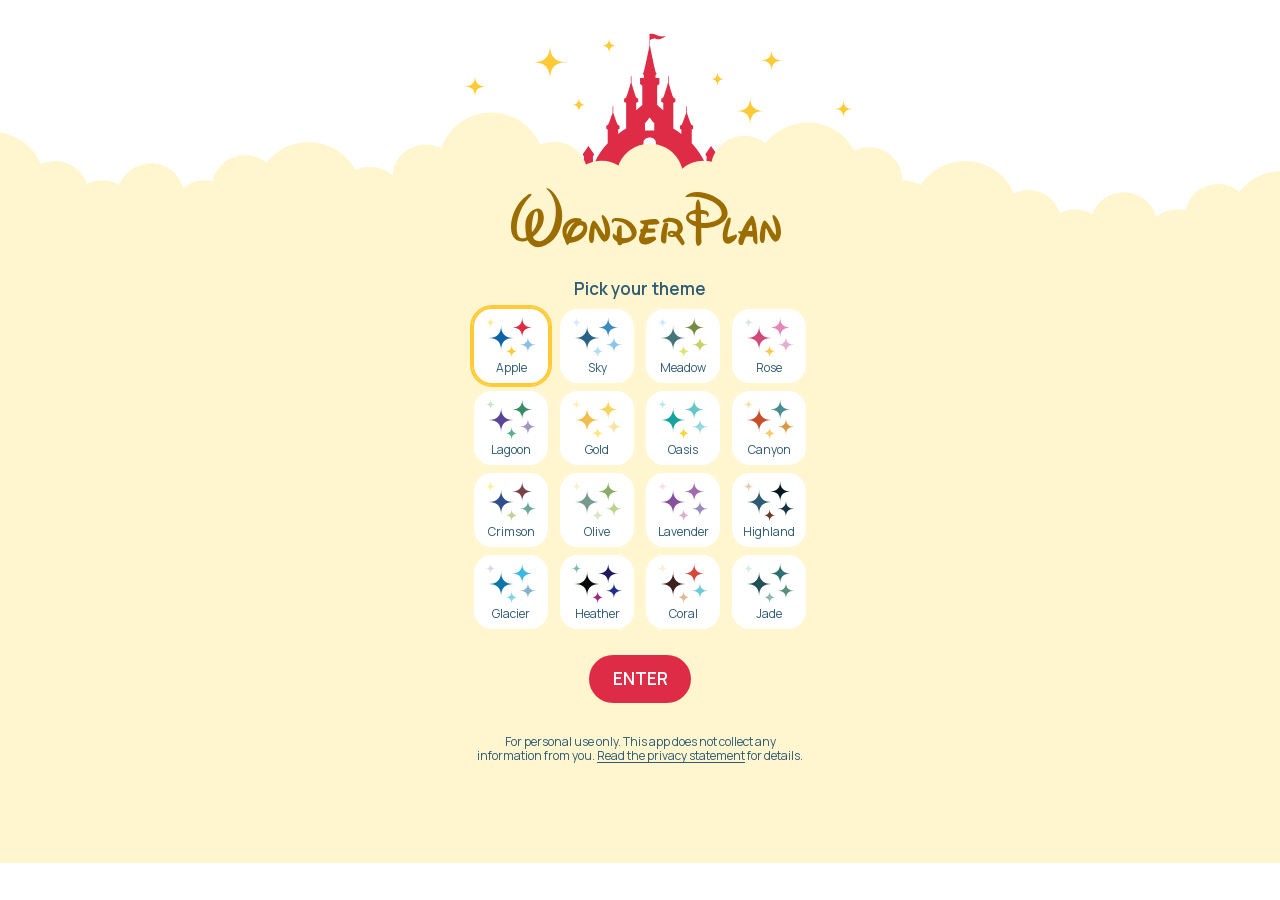
<file: index.html>
<!DOCTYPE html>
<!--
  Start — the entry gate. Visual truth: Figma Start section 5:5480, read via
  figwright 2026-08-02.

  Frames:
    Start / Spec              58:6946
    01. Zero                  5:2       ← built (nothing chosen yet)
    02. User Selects Theme    92:3751   ← built (a chip carries the ring)

  WHY THIS FILE IS index.html
  The design director, 2026-08-02: "it must show on every app start", not only the
  first. That is an ENTRY-POINT rule, not a screen rule, so Start took the
  root and the old index.html (Home) moved to home.html. The three ways in
  now all land here: the bare Pages URL, a shared link, and the installed
  PWA's launch (`start_url: ./index.html`, unchanged — it resolves to this
  file now). The five footers' Home tab points at home.html, so tapping Home
  inside the app never re-opens the gate. That was the whole point of moving
  the file rather than adding a redirect.

  TRANSLATION NOTE — like Home, this frame carries no auto-layout at the top
  level: brand-svg, screen, cta and finehint sit at literal 375x812 page
  coordinates. Inside `screen` the design IS auto-layout (Section 232:6216
  and its 4x4 grid), so the inside is built the usual flex way.

  THE BRAND BAND IS 375 WIDE, AND THE 611 IS THE ARTBOARD
  Worth being exact, because the two numbers invite the wrong build. The
  `brand-svg` FRAME is 611x248 sitting at x=-118 on a 375 page, so the art
  bleeds 118px past each edge — but the page clips it, and what is DRAWN is
  375 wide. The design director's export says so directly: it is a 375x248
  canvas whose paths run -120.9 to 483.9, with the frame's own clip preserved
  as `#clip-brand` (a 611 rect translated -118). So the band is an ordinary
  child of `main`, at 0,0, and the <svg> viewBox does the cropping the page
  does in Figma. Nothing needs to escape the column.

  SHARED WITH HOME, NOT RE-DERIVED
  This screen is the OTHER writer of the `dt-theme` key, so it goes through
  js/theme.js exactly as Home's Settings state does — same key, same 16 ids,
  same validation. The chip component is the same main component as Home's
  (226:4482), so .pchip / .grid / .sub-title / .cta are Home's rules verbatim
  and the 16 swatch palettes are the same literal hexes, for the same reason
  Home records: a picker must show each theme's own colours, so the chips
  cannot be painted in tokens.

  ONE BOARD DIFFERENCE FROM HOME, REPORTED NOT SILENT
  Home's `.sub-title` renders `--primary-text` (the 2026-07-28 AA option-A
  token). The Start board binds its sub-title to the SAME variable as the
  fine print, which resolves to ink, so "Pick your theme" is `--ink` here.
  Both clear AA on `--bg`; the two boards simply differ. Flagged in TODO.

  THE BANNER ART — the design director's export, recoloured, nothing redrawn
  `#brand-castle` is her SVG export of the brand-svg frame (asset/exports/
  brand-svg.svg), spliced in with each layer's literal fill swapped for the
  token it is bound to on the board:
    sky      white    -> --surface
    twinkles #FFCA35  -> --deco      (also class="twinkles" — the fade)
    castle   #DE2C47  -> --primary
    clouds   #FFF6CF  -> --bg
    wordmark #B48500  -> --accent    (10 letterform paths, grouped)
  Every layer's width matches the frame read exactly — 604.8 / 388.2 / 133.8
  / 270.0 — so the art is the uncropped original and no geometry was touched.
  Only the clipPath id was renamed (clip0_232_6202 -> clip-brand) so it cannot
  collide inside a shared document.

  THE WORDMARK'S COLOUR IS THE SEMANTIC ACCENT (the design director, 2026-08-02)
  Confirmed, not inferred: the wordmark rides `--accent`. START-SPEC v2's "JS
  --brand-dark (>=3:1 guard)" is superseded — there is no `--brand-dark` token
  and no runtime guard to write, because `--accent` is already the token the
  2026-07-28 AA sweep retoned in all 16 themes to stay legible on the theme's
  own light grounds. The guard is a token contract, not maths at load time.

  MEASURED, and the ground is not the one the layer order suggests: the
  wordmark sits at y 184..243 and the CLOUDS layer starts at y 108.5, so it
  paints on `--bg`, not on the white sky. Against --bg the worst of the 16 is
  **highland at 3.79:1**, and none falls below 3:1. That is the correct bar
  here — 59px display letterforms are large text, and the art is aria-hidden
  behind a real <h1>, so it is not carrying the name for a screen reader.
  Apple's wordmark goes #B48500 -> #9B6D00, slightly darker.
-->
<html lang="en">
<head>
<meta charset="UTF-8" />
<meta name="viewport" content="width=device-width, initial-scale=1.0, viewport-fit=cover" />
<title>WonderPlan — Start</title>
<link rel="apple-touch-icon" href="./icons/apple-touch-icon.png" />
<link rel="icon" type="image/png" sizes="32x32" href="./icons/icon-32.png" />
<link rel="icon" type="image/png" sizes="16x16" href="./icons/icon-16.png" />
<link rel="manifest" href="./manifest.webmanifest" />
<!-- Same iOS block as the other five screens. This is now the document the
     manifest's start_url resolves to, so the Home Screen install — the only
     thing standing between a tester and Safari's 7-day IndexedDB eviction —
     is added FROM here. -->
<meta name="apple-mobile-web-app-capable" content="yes" />
<meta name="mobile-web-app-capable" content="yes" />
<meta name="apple-mobile-web-app-status-bar-style" content="default" />
<meta name="apple-mobile-web-app-title" content="WonderPlan" />
<meta name="theme-color" content="#DE2C47" />
<!-- No webfont <link>: Manrope and 42dot Sans are self-hosted in css/theme.css
     (the design director, 2026-08-02), so the app makes no third-party request at all. -->
<link rel="stylesheet" href="css/theme.css">
<!-- classic + blocking on purpose: sets <html data-theme> before first paint -->
<script src="js/theme.js"></script>
<style>
/* ══ Theme tokens live in css/theme.css — ONE copy for all six screens ══ */

:root {
  --font: "Manrope", -apple-system, BlinkMacSystemFont, "Segoe UI", Roboto, sans-serif;
  --radius-chip: 20px;                 /* pchip — unbound 20 on the board */
  --brand-h: 248px;                    /* brand-svg 5:6, drawn height */
  --col: 335px;                        /* content column, 375 − 20 − 20 */
}

/* ══ Base — identical to the other five screens ══ */
* { margin: 0; padding: 0; box-sizing: border-box; }
html, body { height: 100%; }
html { background: var(--surface); }
body { font-family: var(--font); background: var(--surface); color: var(--ink);
  width: 100%; overflow-x: clip;
  padding-top: env(safe-area-inset-top, 0px); }
button { font: inherit; background: none; border: 0; cursor: pointer; color: inherit; display: block; }
:focus-visible { outline: 3px solid var(--primary); outline-offset: 2px; }
.txt { text-box: trim-both cap alphabetic; }

/* ══ brand-svg 5:6 — 375x248 at 0,0 ══
   The 611 artboard bleeds 118px past each page edge and the page clips it;
   the export carries that clip as #clip-brand, so the drawn band is simply
   375 wide and needs no full-bleed trick. */
.brand { position: fixed; top: -50px;
  /* Same invariant as Trips: drawn x=0 lands on the column's left edge at every
     width. The board places brand-svg at x=-452.5, y=-50 in the 375 frame, so
     the offset is 187.5 (half column) + 452.5, and the art starts 50 above the
     frame to fill the status-bar band. */
  left: calc(50% - 640px); width: 1280px; height: 913px; pointer-events: none; }
.brand-art { display: block; width: 100%; height: 100%; }

/* The reveal (the design director, 2026-08-02): a RESTRAINED TWINKLE FADE-IN, per
   START-SPEC v2. The 2026-08-02 board's "pixie-dust reveal" wording was not
   taken — pixie dust is frozen as Spend's save-success moment, the app's one
   magical moment, and operating rule 6 keeps a still-valid freeze ahead of a
   board that drifted from it. Only the twinkle layer animates; the castle,
   clouds and wordmark are simply there.
   No [data-motion-safe] opt-out: theme.css's blanket rule collapses this to
   .01ms under prefers-reduced-motion, which for a fade means the twinkles are
   just present — the correct degradation, not a missing alternative. */
.brand-art .twinkles { animation: twinkle-in 900ms ease-out both; }
@keyframes twinkle-in { from { opacity: 0 } to { opacity: 1 } }

/* ══ The app column ══
   375 and centred, matching the five screens. Children sit at their drawn
   page coordinates, so the column is the positioning context. */
main { position: relative; width: 100%; max-width: 375px; margin-inline: auto;
  height: 812px; overflow-x: clip; }

/* ══ screen 5:5 — 375x493 at y=279 ══ */
.screen { position: absolute; left: 0; top: 279px; width: 375px; height: 493px; }

/* Section 232:6216 — 336x344 at x=19.5, auto-layout, 8px gap.
   sub-title (12) + gap (8) = the grid's drawn y=20. */
.section { position: absolute; left: 19.5px; top: 0; width: 336px;
  display: flex; flex-direction: column; align-items: flex-start; gap: 8px; }
.sub-title { width: 336px; min-height: 12px; text-align: center;
  color: var(--ink); font-weight: 600; font-size: 17px; line-height: 120%; }
/* 4 down, 8 across — gridRowGap 4 / gridColumnGap 8, the same values Home's
   grid was corrected to on 2026-08-01. 4*78 + 3*8 = 336, 4*78 + 3*4 = 324. */
.grid { width: 336px; display: grid; grid-template-columns: repeat(4, 78px);
  row-gap: 4px; column-gap: 8px; }

/* pchip (83:3481) — 2px color/bg INSIDE stroke; the chosen variant swaps it
   for a 4px color/deco CENTRE stroke, which is 2px in + 2px out.
   Verbatim from Home: the same main component, so the same rule. */
.pchip { width: 78px; height: 78px; border-radius: var(--radius-chip);
  background: var(--surface); display: flex; flex-direction: column;
  align-items: center; justify-content: center; gap: 2px; padding: 0 0 7px;
  box-shadow: inset 0 0 0 2px var(--bg); }
.pchip.on { box-shadow: inset 0 0 0 2px var(--deco), 0 0 0 2px var(--deco); }
.palette { width: 61.390625px; height: 46.0390625px; flex: none; display: block; }
.cname { width: 78px; height: 12px; text-align: center; color: var(--ink);
  font-weight: 400; font-size: 12px; line-height: 120%; }

/* cta-buttons 61:3139 — primary-filled, 102x48 at x=136.5 y=376, centred.
   102 = the 54px ENTER label + the bound 24px padding twice. Radius = half
   height, as on every other CTA in the app. */
.cta { position: absolute; left: 136.5px; top: 376px;
  width: 102px; height: 48px; border-radius: 24px;
  background: var(--primary); color: var(--on-primary);
  display: flex; align-items: center; justify-content: center; padding: 0 24px;
  font-weight: 600; font-size: 17px; line-height: 120%; white-space: nowrap; }

/* finehint 5:163 — 335x37 at x=20 y=456, 12/400/120%, centred.
   The board's third sentence ("Read [file name] for full privacy statement.")
   is NOT rendered: [file name] is an unresolved placeholder and the public
   repo carries no privacy document, so shipping it would be either a dead
   link or an invented one. Ruled by the design director 2026-08-02 — restore the
   sentence when the document exists. */
.finehint { position: absolute; left: 20px; top: 456px; width: var(--col);
  text-align: center; color: var(--ink);
  font-weight: 400; font-size: 12px; line-height: 120%; }

/* The privacy link (the design director, 2026-08-02). The board drew this sentence as
   PLAIN TEXT — "Read [file name] for full privacy statement" — with a
   placeholder that never resolved, so the build shipped without it. There is a
   document to point at now (the repo README), and her ruling is that a privacy
   notice you cannot reach is not a notice: on a phone, plain text naming a file
   is unusable. So it is a real link, and that is the one thing here the board
   does not draw — a board amendment is owed for the underline.
   ⚠ It leaves the app. `rel="noopener noreferrer"` because `target="_blank"`
   without it hands the opened page a handle back to this one.
   The 44px hit area comes from an ::after overlay rather than padding, so the
   drawn 12px line and the sentence's wrap are untouched — the same trick DVC's
   stay-picker and Insights' dots already use. It is wider than tall for the
   same reason the Trips check-lines are: the line box is what there is. */
.fineline { color: var(--ink); text-decoration: underline;
  text-underline-offset: 2px; position: relative; }
.fineline::after { content: ""; position: absolute; left: -8px; right: -8px;
  top: 50%; height: 44px; transform: translateY(-50%); }

/* symbol library — never painted itself */
.defs { position: absolute; width: 0; height: 0; overflow: hidden; }

/* Screen-reader-only: the page needs a real <h1>, and the board draws the
   app's name as artwork inside the banner rather than as text. */
.sr-only { position: absolute; width: 1px; height: 1px; padding: 0; margin: -1px;
  overflow: hidden; clip-path: inset(50%); white-space: nowrap; border: 0; }
</style>
</head>
<body>

<svg class="defs" aria-hidden="true">
<!-- #palette 83:3334 — the five-sparkle theme swatch. One symbol, 16 chips;
     each chip passes its own palette in as --s1..--s5. Copied from Home so
     the two pickers cannot drift apart. -->
<symbol id="palette" viewBox="0 0 61.390625 46.0390625"><path d="M21.103 12.4689C21.103 20.7815 25.2597 24.9378 33.573 24.9378C25.2597 24.9378 21.103 29.0942 21.103 37.4068C21.103 29.0942 16.9464 24.9378 8.63306 24.9378C16.9464 24.9378 21.103 20.7815 21.103 12.4689Z" fill="var(--s1)"/><path d="M42.2061 4.31616C42.2061 11.0302 45.5634 14.3872 52.278 14.3872C45.5634 14.3872 42.2061 17.7442 42.2061 24.4583C42.2061 17.7442 38.8488 14.3872 32.1342 14.3872C38.8488 14.3872 42.2061 11.0302 42.2061 4.31616Z" fill="var(--s2)"/><path d="M47.9614 23.4991C47.9614 28.9343 50.6792 31.6518 56.1149 31.6518C50.6792 31.6518 47.9614 34.3694 47.9614 39.8046C47.9614 34.3694 45.2436 31.6518 39.808 31.6518C45.2436 31.6518 47.9614 28.9343 47.9614 23.4991Z" fill="var(--s3)"/><path d="M31.6545 31.6519C31.6545 36.1279 33.8927 38.3659 38.3691 38.3659C33.8927 38.3659 31.6545 40.6039 31.6545 45.0799C31.6545 40.6039 29.4163 38.3659 24.9399 38.3659C29.4163 38.3659 31.6545 36.1279 31.6545 31.6519Z" fill="var(--s4)"/><path d="M10.5515 4.31616C10.5515 7.83303 12.3101 9.59147 15.8273 9.59147C12.3101 9.59147 10.5515 11.3499 10.5515 14.8668C10.5515 11.3499 8.79293 9.59147 5.27576 9.59147C8.79293 9.59147 10.5515 7.83303 10.5515 4.31616Z" fill="var(--s5)"/></symbol>

<!-- ⚠ EMPTY ON PURPOSE — brand-svg 5:6, awaiting the design director's export.
     Drop the exported paths in here, swapping their bound fills for tokens
     exactly as Home's #castle-lg does:
       sky      (5:8,      color/surface)  -> fill="var(--surface)"
       twinkles (5:9,      color/deco)     -> fill="var(--deco)"    class="twinkles"
       castle   (5:10,     color/primary)  -> fill="var(--primary)"
       clouds   (5:11,     color/bg)       -> fill="var(--bg)"
       wordmark (232:6194, brand-dark)     -> see below
     The wordmark's variable has no token in css/theme.css and START-SPEC v2
     says it is computed in JS behind a >=3:1 guard — that guard does not
     exist yet either, so it needs a decision, not a guess. Until then the
     band paints --bg and nothing is invented. -->
<symbol id="brand-castle" viewBox="0 0 1280 913"><g clip-path="url(#clip0_245_5201)">
<rect width="1280" height="913" fill="var(--surface)"/>
<path d="M711.033 196.011L705.536 204.009L705.629 205.435L706.535 205.931V217.525C705.754 214.983 704.786 212.534 703.63 210.116L702.131 207.202C699.32 202.149 695.759 197.468 691.76 193.252V179.55L693.166 178.93V175.923C693.166 175.923 692.728 175.675 691.229 174.59C689.792 171.707 686.887 162.686 686.887 162.686V156.238H686.2V162.686C686.2 162.686 683.295 171.707 681.858 174.59C680.359 175.644 679.921 175.923 679.921 175.923V178.93L681.327 179.55V183.89C678.703 181.875 675.985 180.046 673.33 178.434V152.766L675.361 151.96V148.953C675.361 148.953 674.923 148.705 673.424 147.62C671.987 144.737 668.645 132.678 668.645 132.678V126.23H667.957V132.678C667.957 132.678 664.584 144.737 663.178 147.62C661.679 148.674 661.241 148.953 661.241 148.953V151.96L663.272 152.766V160.206L657.149 154.936V135.716L659.398 133.918V128.028H655.556V124.804L656.4 124.463V123.068C656.4 123.068 656.4 123.068 655.962 122.82C654.963 120.836 649.965 95.7257 649.965 95.7257V90.1147C650.652 89.7117 652.651 88.5647 654.088 88.5647C655.837 88.5647 655.994 89.3087 658.149 89.3087C660.304 89.3087 663.303 87.6037 663.99 87.1387C665.177 86.3327 666.114 86.9527 665.864 86.6737C665.177 85.8987 662.803 86.4257 661.335 86.4257C658.368 86.4257 655.775 83.6357 652.151 83.6357C650.996 83.6357 650.308 83.7907 649.965 83.8837V83.6357H649.496V95.7257C649.496 95.7257 644.498 120.836 643.499 122.82C643.061 123.068 643.061 123.068 643.061 123.068V124.463L643.905 124.804V128.028H640.063V133.918L642.312 135.716V154.936L636.189 160.206V152.766L638.22 151.96V148.953C638.22 148.953 637.782 148.705 636.283 147.62C634.846 144.737 631.504 132.678 631.504 132.678V126.23H630.816V132.678C630.816 132.678 627.443 144.737 626.037 147.62C624.538 148.674 624.1 148.953 624.1 148.953V151.96L626.131 152.766V178.434C623.444 180.046 620.758 181.875 618.134 183.89V179.55L619.54 178.93V175.923C619.54 175.923 619.102 175.675 617.603 174.59C616.166 171.707 613.261 162.686 613.261 162.686V156.238H612.574V162.686C612.574 162.686 609.669 171.707 608.232 174.59C606.732 175.644 606.295 175.923 606.295 175.923V178.93L607.701 179.55V193.283C603.702 197.53 600.141 202.211 597.33 207.233L595.831 210.147C594.675 212.565 593.675 215.014 592.926 217.556V205.993L593.831 205.497L593.925 204.071L588.427 196.073L582.93 204.04L583.023 205.466L583.929 205.962V230.142H591.02H592.957H706.692H708.628H715.719V205.962L716.625 205.466L716.719 204.04L711.033 196.011ZM649.371 167.832H649.934C649.934 167.832 651.683 170.777 654.588 173.629L654.244 174.032V180.604H644.998V174.032L644.654 173.629C647.653 170.808 649.371 167.832 649.371 167.832ZM655.837 198.739H643.499V192.57C643.499 189.749 646.248 187.455 649.684 187.455C653.12 187.455 655.869 189.718 655.869 192.57V198.739H655.837Z" fill="var(--primary)"/>
<path d="M491.342 162.531C513.302 162.531 532.107 175.83 540.041 194.771C544.352 192.756 549.162 191.64 554.254 191.64C569.123 191.64 581.68 201.25 586.054 214.518C590.677 212.131 595.924 210.767 601.484 210.767C607.701 210.767 613.542 212.472 618.54 215.417C623.257 202.738 635.502 193.717 649.902 193.717C665.49 193.717 678.578 204.35 682.264 218.672C688.074 213.774 695.633 210.798 703.88 210.798C706.566 210.798 709.128 211.108 711.627 211.697C714.876 196.786 728.245 185.626 744.238 185.626C752.36 185.626 759.826 188.509 765.604 193.314C775.226 180.635 790.532 172.451 807.744 172.451C828.079 172.451 845.697 183.89 854.506 200.599C858.879 198.491 863.815 197.313 869 197.313C887.43 197.313 902.393 212.162 902.393 230.452C909.084 230.452 915.386 232.105 920.912 235.019C930.29 220.562 946.652 211 965.249 211C987.209 211 1006.01 224.299 1013.95 243.24C1018.26 241.225 1023.07 240.109 1028.16 240.109C1043.03 240.109 1055.59 249.719 1059.96 262.987C1064.58 260.6 1069.83 259.236 1075.39 259.236C1081.61 259.236 1087.45 260.941 1092.45 263.886C1097.16 251.207 1109.41 242.186 1123.81 242.186C1139.4 242.186 1152.48 252.819 1156.17 267.141C1161.98 262.243 1169.54 259.267 1177.79 259.267C1180.47 259.267 1183.04 259.577 1185.53 260.166C1188.78 245.255 1202.15 234.095 1218.15 234.095C1226.27 234.095 1233.73 236.978 1239.51 241.783C1248.82 229.511 1263.46 221.449 1280 220.944V914.5H0V182.562C18.5627 185.272 33.9655 197.571 40.9482 214.24C45.259 212.225 50.0695 211.109 55.1611 211.109C70.03 211.109 82.5877 220.719 86.9609 233.987C91.584 231.6 96.8315 230.236 102.392 230.236C108.608 230.236 114.449 231.941 119.447 234.886C124.164 222.207 136.409 213.186 150.81 213.186C166.397 213.186 179.485 223.819 183.171 238.141C188.981 233.243 196.541 230.267 204.787 230.267C207.473 230.267 210.035 230.577 212.534 231.166C215.783 216.255 229.152 205.095 245.146 205.095C253.267 205.095 260.733 207.978 266.512 212.783C276.133 200.104 291.44 191.92 308.651 191.92C328.987 191.92 346.604 203.359 355.413 220.068C359.786 217.96 364.722 216.782 369.907 216.782C378.595 216.782 386.511 220.083 392.454 225.487C393.569 208.195 408.071 194.492 425.775 194.492C431.398 194.492 436.677 195.887 441.331 198.305C448.297 177.504 468.07 162.531 491.342 162.531Z" fill="var(--bg)"/>
<path d="M567.061 112.125C555.378 112.125 549.974 117.488 549.974 129.082C549.974 117.488 544.57 112.125 532.887 112.125C544.57 112.125 549.974 106.762 549.974 95.1678C549.974 106.762 555.378 112.125 567.061 112.125ZM764.012 160.95C754.516 160.95 750.142 165.29 750.142 174.745C750.142 165.321 745.769 160.95 736.273 160.95C745.769 160.95 750.142 156.61 750.142 147.155C750.111 156.61 754.516 160.95 764.012 160.95ZM782.567 110.42C775.007 110.42 771.54 113.861 771.54 121.363C771.54 113.892 768.073 110.42 760.513 110.42C768.073 110.42 771.54 106.979 771.54 99.4768C771.54 106.948 775.038 110.42 782.567 110.42ZM852.538 158.935C846.384 158.935 843.542 161.756 843.542 167.863C843.542 161.756 840.699 158.935 834.545 158.935C840.699 158.935 843.542 156.114 843.542 150.007C843.573 156.114 846.415 158.935 852.538 158.935ZM485.907 136.46C478.535 136.46 475.099 139.839 475.099 147.186C475.099 139.87 471.694 136.46 464.291 136.46C471.663 136.46 475.099 133.081 475.099 125.734C475.13 133.081 478.535 136.46 485.907 136.46ZM616.853 95.6638C611.543 95.6638 609.106 98.0818 609.106 103.352C609.106 98.0818 606.67 95.6638 601.359 95.6638C606.67 95.6638 609.106 93.2458 609.106 87.9758C609.106 93.2148 611.543 95.6638 616.853 95.6638ZM586.647 154.843C581.336 154.843 578.9 157.261 578.9 162.531C578.9 157.261 576.463 154.843 571.153 154.843C576.463 154.843 578.9 152.425 578.9 147.155C578.9 152.425 581.336 154.843 586.647 154.843ZM725.309 129.082C719.998 129.082 717.562 131.5 717.562 136.77C717.562 131.5 715.125 129.082 709.815 129.082C715.125 129.082 717.562 126.664 717.562 121.394C717.562 126.664 719.998 129.082 725.309 129.082Z" class="twinkles" fill="var(--deco)"/>
<path d="M546.462 238.638L546.605 238.138C547.751 238.138 549.327 238.781 550.402 239.638C557.351 245.138 562.222 256.281 562.222 265.281C562.222 287.138 546.963 297.138 538.08 297.138C531.775 297.138 528.122 291.352 527.907 290.138C526.116 290.852 523.823 291.423 521.961 291.423C514.009 291.423 511 284.352 511 277.566C511 265.281 517.089 252.209 527.047 245.423C528.05 244.709 529.483 243.852 530.414 243.852C531.059 243.852 531.417 244.066 531.417 244.638C531.417 245.352 530.701 245.923 530.414 246.209C522.247 254.495 516.731 266.852 516.731 278.638C516.731 282.923 517.949 288.352 522.749 288.352C524.182 288.352 525.758 287.852 526.617 286.923C525.4 281.352 525.328 275.995 525.328 275.138C525.328 263.138 534.354 258.423 537.936 258.423C542.306 258.423 543.811 264.138 543.811 267.709C543.811 274.209 540.014 280.995 532.85 287.066C533.781 289.781 535.931 291.138 539.226 291.138C545.817 291.138 555.846 280.638 555.846 260.638C555.846 252.709 552.479 243.781 546.462 238.638ZM532.134 281.995C536.575 276.709 538.008 271.852 538.008 266.138C538.008 264.138 537.865 261.281 536.36 261.281C532.922 261.281 531.775 275.781 531.775 278.923C531.775 279.995 531.775 281.709 532.134 281.995Z" fill="var(--accent)"/>
<path d="M565.147 290.423C563.212 287.209 562.424 284.138 562.424 281.281C562.424 273.638 569.015 267.995 576.179 267.995C577.755 267.995 579.045 268.209 579.976 268.566C581.122 269.066 581.767 269.566 581.767 269.995C581.767 270.566 580.907 270.852 580.263 270.923H580.334C581.91 270.923 583.701 271.281 585.206 272.281C586.424 273.066 587.355 276.066 587.355 277.995C587.355 286.781 577.898 292.638 569.302 292.995C569.015 293.852 568.155 294.495 567.296 295.281C565.863 293.423 565.147 291.709 565.147 290.566V290.423ZM580.478 275.281C576.681 275.281 574.102 279.852 571.451 286.923H572.382C576.179 286.923 583.343 282.566 583.343 277.566C583.343 276.066 582.197 275.281 580.478 275.281ZM576.752 271.566C577.325 271.423 577.827 271.209 578.4 271.138C577.254 271.352 576.179 271.638 575.248 271.923C569.23 273.352 566.579 278.423 566.579 282.781C566.579 283.495 566.651 284.209 566.866 284.923C569.946 277.066 572.74 272.781 576.752 271.566Z" fill="var(--accent)"/>
<path d="M601.703 266.852V266.566C601.703 265.995 601.775 265.066 602.419 265.066C604.425 265.066 610.156 272.138 610.156 282.066C610.156 286.423 608.151 291.638 604.64 291.638C600.485 291.638 596.115 278.352 595.112 278.352C594.969 278.352 594.754 278.566 594.611 279.138C594.396 279.995 594.252 287.495 593.894 289.709C593.679 290.709 593.321 293.066 591.745 293.066C589.453 293.066 588.951 289.138 588.951 287.423C588.951 283.709 590.814 270.566 593.894 270.566C596.043 270.566 600.342 279.495 604.139 284.209C604.425 284.495 604.569 284.781 604.64 284.781C605.07 284.781 605.07 284.138 605.07 282.923C605.07 276.352 603.709 274.423 601.918 267.709L601.703 266.852Z" fill="var(--accent)"/>
<path d="M611.806 271.923C611.735 271.638 611.735 271.352 611.735 271.138C611.735 269.495 612.953 268.566 615.388 268.066C616.248 267.995 616.964 267.995 617.752 267.995C624.701 267.995 630.218 270.709 634.444 276.138C636.235 278.923 636.665 280.209 636.665 282.852C636.665 288.852 629.43 293.423 622.911 293.423H622.481C622.194 294.066 621.549 294.638 620.546 295.209H619.973C618.182 295.209 617.394 294.281 617.394 292.352V292.066C614.17 289.995 612.594 287.995 612.594 285.995C612.594 284.995 612.881 284.066 613.454 283.138C614.242 284.209 615.388 284.995 616.893 285.709C616.821 284.923 616.821 284.281 616.821 283.566C616.821 277.923 618.182 275.138 620.905 275.138H621.406C621.764 277.566 621.764 280.709 621.764 283.138V287.638C622.767 288.066 624.057 288.066 624.773 288.066C629.43 288.066 631.722 286.709 631.722 284.066C631.722 282.352 630.719 280.066 628.642 277.209C625.203 273.066 620.69 270.995 615.173 270.995H614.314L612.738 273.209L611.806 271.923Z" fill="var(--accent)"/>
<path d="M656.156 288.638C656.156 289.066 656.085 289.495 655.726 289.709C653.792 291.209 649.422 294.566 644.694 294.566C640.754 294.566 638.963 291.638 638.963 288.566C638.963 286.923 639.966 284.709 640.754 282.495C640.539 281.781 640.181 281.352 640.181 280.638C640.181 280.066 640.396 279.781 640.539 279.209C641.112 278.995 641.757 278.709 642.402 278.638L644.121 274.709C642.473 273.923 640.037 272.995 640.037 271.495C640.037 270.709 640.682 270.495 641.9 270.423C644.909 270.281 648.419 268.995 654.294 268.995C654.938 268.995 655.726 269.066 657.231 269.495C657.876 270.281 659.523 271.781 659.523 272.995C659.523 273.709 657.016 274.495 655.655 274.566C652.574 274.781 651.858 274.709 649.924 274.781C649.565 274.781 649.207 274.781 648.849 274.852C648.563 275.138 647.989 276.066 647.989 277.852C647.989 278.138 648.133 278.566 648.634 278.566H653.935L654.938 278.709C655.297 279.209 655.368 280.138 655.368 280.781C655.368 281.352 655.225 282.423 654.58 282.495C653.291 282.566 650.067 282.709 646.485 282.709C646.342 282.709 646.198 282.709 646.055 282.995C645.697 284.495 645.052 286.209 644.336 287.781C644.694 287.781 647.416 287.066 652.001 286.638C652.718 286.566 653.649 286.495 654.365 286.495C655.225 286.495 656.156 287.709 656.156 288.638Z" fill="var(--accent)"/>
<path d="M664.229 272.781C663.226 272.281 662.796 271.709 662.796 271.209C662.796 269.495 667.31 267.781 669.244 267.781C677.841 267.781 682.855 271.566 682.855 278.495C682.855 280.852 681.566 282.852 679.703 284.281C681.566 286.352 682.855 289.066 684.36 291.638C684.575 291.995 684.646 292.495 684.646 292.852C684.646 294.281 683.429 295.352 682.497 295.352C682.211 295.352 681.996 295.281 681.781 295.066C681.566 294.781 678.127 289.923 675.405 286.495C674.044 286.852 672.683 287.066 671.393 287.066C669.101 287.066 667.525 285.495 667.525 283.423C667.525 282.066 669.745 280.781 671.536 280.781C673.327 280.781 674.832 281.138 676.121 281.709C677.053 280.566 677.697 279.281 677.697 278.281C677.697 272.781 671.465 271.852 668.098 271.852C666.665 271.852 665.375 272.709 664.229 272.781ZM666.235 291.709C666.092 292.852 665.304 293.423 664.372 293.423C662.796 293.423 660.934 292.066 660.934 289.995C661.005 283.852 661.65 280.352 663.584 274.423C663.871 273.352 665.304 272.852 666.522 272.852C667.525 272.852 668.384 273.209 668.384 274.066C666.951 280.066 666.665 285.852 666.235 291.709ZM671.322 284.995C671.966 284.995 672.539 284.852 673.471 284.209C672.611 283.352 672.396 283.209 671.465 283.209C670.605 283.281 670.104 283.566 670.104 283.995C670.104 284.709 670.82 284.995 671.322 284.995Z" fill="var(--accent)"/>
<path d="M685.42 246.209C688.214 243.423 692.512 241.923 697.312 241.923C709.491 241.923 727.616 250.852 727.616 263.423C727.616 271.638 716.082 277.923 704.834 277.923C704.046 277.923 703.401 277.923 701.324 277.638C701.252 278.781 701.252 280.209 701.252 281.852C701.252 284.495 701.324 287.781 701.539 291.923C701.467 293.709 699.82 295.423 698.1 295.923C697.24 295.923 697.169 295.566 696.452 294.495C696.238 293.495 696.023 292.566 695.879 291.495C695.808 290.638 695.736 289.352 695.736 287.781L695.879 278.066V276.495C692.082 275.352 686.065 271.709 686.065 267.709C686.065 264.566 688.429 261.781 693.229 260.423C693.587 260.352 695.235 259.852 695.593 259.852C695.664 257.923 695.664 256.138 695.808 254.709C695.951 252.923 696.238 251.209 698.1 249.352C699.175 250.066 700.249 252.852 700.321 253.995L700.822 259.923C707.198 259.923 708.846 262.209 708.846 264.423C708.846 265.852 708.201 266.781 706.697 266.923C706.84 266.566 706.912 266.209 706.912 265.923C706.912 264.423 705.479 263.923 700.966 263.923L701.109 272.709C702.327 272.923 703.258 272.995 704.548 272.995C709.562 272.995 721.67 270.566 721.67 263.781C721.67 251.495 701.252 246.638 694.661 246.638C691.939 246.638 688.429 246.781 685.563 246.995L685.42 246.209ZM695.664 263.923C694.733 263.923 693.085 263.995 692.297 264.138C690.506 264.495 688.859 265.281 688.859 266.781C688.859 269.352 693.229 270.638 695.664 271.281V263.923Z" fill="var(--accent)"/>
<path d="M729.521 267.566C730.596 267.566 730.739 268.066 730.739 269.138C730.668 274.281 728.59 275.781 727.372 285.709V285.995C727.372 286.638 727.73 287.209 728.16 287.209C729.163 287.209 730.739 286.352 732.96 285.566C734.035 285.138 735.467 284.423 736.184 284.423C736.9 284.423 736.972 285.638 736.972 286.066C736.972 289.138 731.671 293.709 728.16 293.709C723.36 293.709 722.716 289.066 722.716 285.423C722.716 280.066 725.724 272.066 727.301 269.138C727.73 268.352 728.232 267.995 729.521 267.566Z" fill="var(--accent)"/>
<path d="M750.769 266.209C750.984 265.852 751.198 265.852 751.557 265.852H751.987C752.918 265.852 753.921 267.066 754.064 268.066C754.422 269.281 755.712 272.781 755.998 274.709C756.858 280.923 757.431 284.423 757.431 289.923C757.431 292.423 757.431 293.066 757.216 293.923C757.001 294.066 756.715 294.138 756.428 294.138C755.067 294.138 753.992 292.638 753.204 290.781L752.918 286.638H750.625C748.118 286.638 747.258 286.566 746.685 286.566C746.47 286.566 746.327 286.566 746.255 286.638C745.181 286.995 744.679 289.781 743.676 292.423L742.888 294.495C742.53 294.852 741.885 295.066 741.169 295.066C740.739 295.066 740.309 294.923 739.736 294.852C738.733 293.781 738.375 292.852 738.375 291.352C738.375 289.638 739.091 287.495 740.381 285.209C740.381 284.066 739.736 282.852 738.232 282.638L738.375 281.281C738.662 281.352 739.02 281.352 739.378 281.352H741.742C742.888 278.923 745.396 273.852 747.115 271.281L750.554 267.066L750.769 266.209ZM748.19 280.995C748.834 281.066 749.551 281.066 750.196 281.066C750.84 281.066 751.628 281.066 752.273 280.995C752.273 279.638 752.201 276.495 751.27 274.852C750.267 275.138 748.691 279.281 748.19 280.995Z" fill="var(--accent)"/>
<path d="M772.547 266.852V266.566C772.547 265.995 772.618 265.066 773.263 265.066C775.269 265.066 781 272.138 781 282.066C781 286.423 778.994 291.638 775.484 291.638C771.329 291.638 766.959 278.352 765.956 278.352C765.812 278.352 765.597 278.566 765.454 279.138C765.239 279.995 765.096 287.495 764.738 289.709C764.523 290.709 764.165 293.066 762.589 293.066C760.296 293.066 759.795 289.138 759.795 287.423C759.795 283.709 761.657 270.566 764.738 270.566C766.887 270.566 771.185 279.495 774.982 284.209C775.269 284.495 775.412 284.781 775.484 284.781C775.914 284.781 775.914 284.138 775.914 282.923C775.914 276.352 774.552 274.423 772.761 267.709L772.547 266.852Z" fill="var(--accent)"/>
</g>
<defs>
<clipPath id="clip0_245_5201">
<rect width="1280" height="913" fill="#fff"/>
</clipPath>
</defs></symbol>
</svg>

<main>
  <h1 class="sr-only">WonderPlan</h1>

  <div class="brand" aria-hidden="true">
    <svg class="brand-art" viewBox="0 0 1280 913"><use href="#brand-castle"/></svg>
  </div>

  <section class="screen">
    <div class="section">
      <p class="sub-title txt">Pick your theme</p>
      <div class="grid" role="radiogroup" aria-label="Theme"></div>
    </div>

    <button class="cta txt" type="button" data-enter>ENTER</button>

    <p class="finehint txt">For personal use only. This app does not collect any
      information from you.
      <!-- Repointed 2026-08-03 from the README anchor to privacy.html. Google's
           OAuth verification requires the privacy policy to sit on the domain
           hosting the homepage, and requires this link to match the one given on
           the consent screen. github.com satisfies neither — that domain belongs
           to GitHub and cannot be verified by this project. Same-origin now, so
           it opens in place rather than a new tab. -->
      <a class="fineline" href="./privacy.html">Read the privacy statement</a>
      for details.</p>
  </section>
</main>

<script>
/* ═══════════════════════════════════════════════════════════════════════
   The 16 palettes, as literal hexes — the same list, in the same order, as
   Home's Settings grid. Painting these in tokens would repaint every chip
   whenever the active theme changed, and a picker has to show each theme its
   own colours. Order is the board's reading order, which is NOT theme.js's
   validation order; theme.js owns which ids are legal, this owns how they
   are laid out.
   ═══════════════════════════════════════════════════════════════════════ */
const THEMES = [
  ['apple',    'Apple',    '#0A64A5','#DE2C47','#8AC0E5','#FFCA35','#FFEB94'],
  ['sky',      'Sky',      '#286287','#3B8BBD','#8CC5E8','#B1DEF5','#D7EAF6'],
  ['meadow',   'Meadow',   '#45767B','#758B42','#C5D163','#DFE46E','#CBEAFE'],
  ['rose',     'Rose',     '#D2487A','#E387B8','#E5AFCF','#F8CB49','#DCE5E8'],
  ['lagoon',   'Lagoon',   '#594597','#378D68','#A497C4','#53B288','#C6E8BE'],
  ['gold',     'Gold',     '#F0BE4D','#F8D562','#F7E4A6','#FFE67F','#FEEFB5'],
  ['oasis',    'Oasis',    '#16A39E','#65C5C8','#96D8E1','#FCD53B','#BCEBE4'],
  ['canyon',   'Canyon',   '#C74E28','#488D91','#DA9740','#F7CB6C','#F9E0AB'],
  ['crimson',  'Crimson',  '#314E88','#7C404A','#69A997','#BFD38E','#FAEF95'],
  ['olive',    'Olive',    '#769A8C','#8AAC66','#BDD395','#DAE4C7','#F8F3CD'],
  ['lavender', 'Lavender', '#8550A0','#A06BAF','#9C8CBD','#DAAFD2','#FADEE4'],
  ['highland', 'Highland', '#305B75','#071720','#173442','#6C3B27','#E6CCAD'],
  ['glacier',  'Glacier',  '#0C77A8','#3ABAE3','#86B3CB','#82D4ED','#D5D9EA'],
  ['heather',  'Heather',  '#050A0A','#1E1A62','#1D318B','#A42384','#7DBBB0'],
  ['coral',    'Coral',    '#3F201B','#D7473A','#6EC9DA','#E0B896','#FFECD4'],
  ['jade',     'Jade',     '#234F59','#2D6F73','#5A8F79','#8CB9B0','#D9ECE8'],
];

const grid = document.querySelector('.grid');
grid.innerHTML = THEMES.map(([id, name, ...s]) => `
  <button class="pchip" type="button" role="radio" aria-checked="false" data-theme-id="${id}"
          style="--s1:${s[0]};--s2:${s[1]};--s3:${s[2]};--s4:${s[3]};--s5:${s[4]}">
    <svg class="palette" viewBox="0 0 61.390625 46.0390625" aria-hidden="true"><use href="#palette"/></svg>
    <span class="cname txt">${name}</span>
  </button>`).join('');

/* Theme.current() is the stored theme, or the 'apple' default on a first
   visit — which is what the board's 01. Zero is painted in. The ring is shown
   from the start rather than only after a tap: on every launch after the
   first the app already HAS a theme, and drawing no ring would say otherwise.
   01. Zero draws no ring because on a first visit nothing has been chosen;
   the two frames are the same rule seen at two moments. */
let pick = Theme.current();

function apply(id) { pick = id; Theme.apply(id); markPick(); }   /* preview only — no write */
function markPick() {
  grid.querySelectorAll('.pchip').forEach(c => {
    const on = c.dataset.themeId === pick;
    c.classList.toggle('on', on);
    c.setAttribute('aria-checked', String(on));
  });
}
markPick();

grid.addEventListener('click', e => {
  const chip = e.target.closest('.pchip');
  if (chip) apply(chip.dataset.themeId);       /* live preview, not a commit */
});

/* ENTER is the one write. Home reads the same localStorage key at head time,
   so the choice is already applied by the time the next document paints. */
document.querySelector('[data-enter]').addEventListener('click', () => {
  Theme.save(pick);
  location.href = 'home.html';
});
</script>
</body>
</html>
</file>
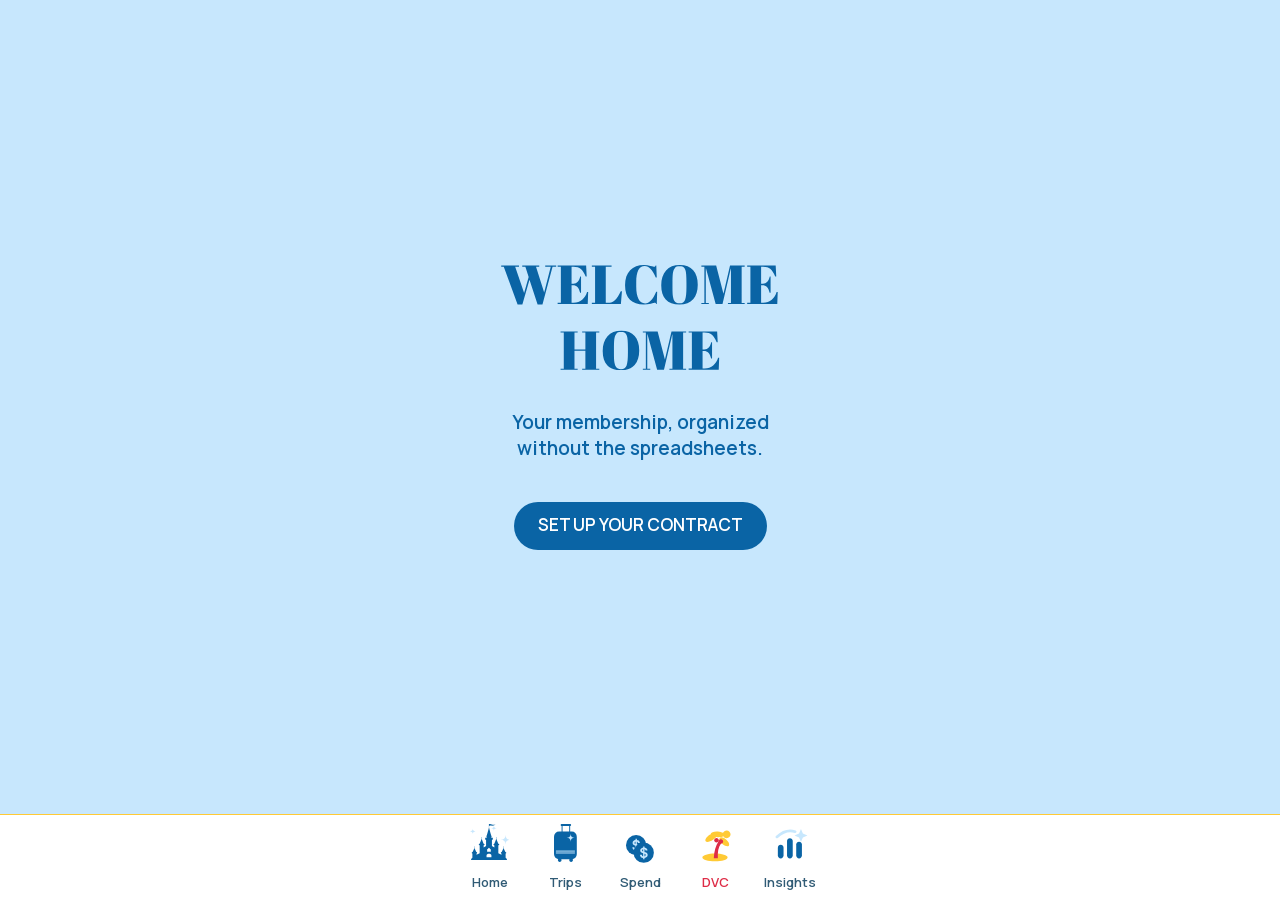
<file: dvc.html>
<!DOCTYPE html>
<!--
  DVC — real screen. Visual truth: Figma DVC section 25:511, read via
  figwright 2026-07-25 (geometry pass: every padding/gap/size/radius/stroke
  below is a literal auto-layout value from the frame reads, not an estimate).
  Spec: specs/DVC-SPEC.md · schema: DATA-MODEL.md §5b · logic: js/dvc.js.

  Frame logic (Active Frame = 375×726, Footer 85.8, page 375×812):
    01 Zero     pad 20        gap 40  primary CENTER  counter CENTER
    02 SetUp    pad 32/20/16  gap 16  primary CENTER  counter CENTER
    03/03a/04/04a/05
                pad 32/20/16  gap 16  primary MIN     counter CENTER
  Content column is 335 (375 − 20 − 20) everywhere.

  Vectors are exact Figma SVG exports (the sanctioned export under the Token
  Economy rule): the settings glyph is a FOUR-POINT SPARKLE closing a stack of
  three rules — not a circle; the 01 hero is the two-line "WELCOME HOME"
  wordmark as outlined type; each Contract Info row carries a circled-X remove
  control; the Points Used row carries a filled pencil badge.

  Text boxes use `text-box: trim-both cap alphabetic` so element heights equal
  Figma's cap-height boxes (SemiBold 19 → 14px, Regular 15 → 11px, Bold 23 →
  17px …), the same translation law established by the Spend build.

  Numbers are typed directly — inputmode="numeric" text fields, never
  <input type="number"> (no spinner/scroll buttons anywhere).

  Board-vs-spec drift applied per "spec follows board": Track Annual Dues is a
  Yes/No text toggle (not a checkbox); reconcile CTA reads RECONCILE. "CANCLE"
  is a spelling typo on the board and ships as CANCEL.

  CTA grammar settled 2026-07-27 (the design director): every points-logging CTA reads
  LOG POINTS — the bare LOG is retired. RECONCILE stays as drawn. The card
  title is Points Reconciliation, renamed from Contract Reconciliation.
  ✅ BOARD RE-READ 2026-07-27 via figwright: node 57:2222 carries LOG POINTS
  at width 146 (HUG = 24 + 98 label + 24), and the section text nodes show
  six LOG POINTS, zero bare LOG, plus "Points Reconciliation". Board and
  build agree — nothing pending in Figma for either change.
-->
<html lang="en">
<head>
<meta charset="UTF-8" />
<meta name="viewport" content="width=device-width, initial-scale=1.0, viewport-fit=cover" />
<title>WonderPlan — DVC</title>
<link rel="apple-touch-icon" href="./icons/apple-touch-icon.png" />
<link rel="icon" type="image/png" sizes="32x32" href="./icons/icon-32.png" />
<link rel="icon" type="image/png" sizes="16x16" href="./icons/icon-16.png" />
<link rel="manifest" href="./manifest.webmanifest" />
<!-- iOS is the platform this matters on. Safari evicts IndexedDB after 7 days
     without a visit, and a Home Screen app is exempt — so these tags are not
     polish, they are what stops a tester losing their ledger by not opening
     the app for a week. `apple-mobile-web-app-capable` is still required:
     iOS only began honouring the manifest's display mode in 16.4. -->
<meta name="apple-mobile-web-app-capable" content="yes" />
<meta name="mobile-web-app-capable" content="yes" />
<meta name="apple-mobile-web-app-status-bar-style" content="default" />
<meta name="apple-mobile-web-app-title" content="WonderPlan" />
<meta name="theme-color" content="#DE2C47" />
<!-- No webfont <link>: Manrope and 42dot Sans are self-hosted in css/theme.css
     (the design director, 2026-08-02), so the app makes no third-party request at all. -->
<link rel="stylesheet" href="css/theme.css">
<!-- classic + blocking on purpose: sets <html data-theme> before first paint -->
<script src="js/theme.js"></script>
<style>
/* ══ Theme tokens live in css/theme.css — ONE copy for all five screens ══ */

/* ══ Structural tokens — Figma variables, values verified in the frame reads ══ */
:root {
  --font: "Manrope", -apple-system, BlinkMacSystemFont, "Segoe UI", Roboto, sans-serif;
  --surface-overlay: #FFFFFF8C;       /* color/Surface-Overlay — points-usage card */
  --radius-card: 14px;                /* radius/card */
  --radius-compact-card: 12px;        /* radius/compact-card — points-usage */
  --radius-input: 10px;               /* radius/input */
  --radius-field: 8.035714px;         /* Contract Info / trip box (unbound on board) */
  --radius-points: 7px;               /* Points box, 05 allocation */
  --radius-pill: 16px;                /* year pill */
  --space-1: 8px; --space-3: 16px; --space-4: 24px;
  --cta-h: 48px;                      /* size/cta-height */
  --border-default: 1px;              /* border/default */
  --border-strong: 1.5px;             /* border/strong */
  --stroke-field: 1.2053571px;        /* Contract Info inner boxes */
  --stroke-card: 0.8035714px;         /* no-trop / log-points card outline */
  --footer-h: 85.802238px;
  --disabled: 0.5;                    /* opacity/disabled */
  --shadow-card: 0 1px 3px rgba(30,30,30,0.10);
  --ink-deep: #063E66;                /* raw on board — trip/placeholder copy */
  --card-stroke: #FFEEA4;             /* raw on board — active-card outline */
  --col: 335px;                       /* content column */
}

/* ══ Base ══ */
* { margin: 0; padding: 0; box-sizing: border-box; }
html, body { height: 100%; }
/* ══ The app frame (the design director, 2026-07-27) ══════════════════════════════════
   The five screens used to disagree above 375px: Home and Trips pinned their
   content left (states positioned at literal board coordinates), while Spend,
   DVC and Insights centred theirs. the design director chose centred for all.

   The whole frame is capped and centred — content AND footer together — so a
   wide window shows one phone-width column, not a narrow column sitting on a
   full-width bar. html carries the page colour so the margins match.

   At 375 and below this is completely inert, which is why it changes no
   audited pixel: 375 is the drawn width and the QA viewport.

   Home and Trips keep literal board coordinates INSIDE the frame — those are
   the drawn Figma values, and re-expressing them as flex gaps would mean
   inventing spacing nobody drew. Centring the frame achieves the chosen
   behaviour without touching them. */
html { background: var(--dvc-bg); }
body { font-family: var(--font); background: var(--dvc-bg); color: var(--ink);
  width: 100%;
  display: flex; flex-direction: column; overflow: hidden; }
button { font: inherit; background: none; border: 0; cursor: pointer; color: inherit; }
input, select { font: inherit; color: inherit; }
/* Figma cap-height vertical trim — makes element heights equal Figma's boxes */
.txt { text-box: trim-both cap alphabetic; }

/* ══ Text styles — Figma text styles, verbatim ══ */
.t-h1   { font-weight: 700; font-size: 23px; line-height: 145%; }  /* text_1thrppw */
.t-h3   { font-weight: 600; font-size: 19px; line-height: 135%; }  /* text_zt8bqg  */
.t-cta  { font-weight: 600; font-size: 17px; line-height: 120%; }  /* text_10ind90 */
.t-17   { font-weight: 400; font-size: 17px; line-height: 120%; }  /* text_1f5ioj9 */
.t-15b  { font-weight: 600; font-size: 15px; line-height: 120%; }  /* text_6dw2sm  */
.t-15   { font-weight: 400; font-size: 15px; line-height: 120%; }  /* text_1w8fsoj */
.t-12   { font-weight: 400; font-size: 12px; line-height: 120%; }  /* text_k3kfra  */
.t-12u  { font-weight: 400; font-size: 12px; line-height: 120%; text-decoration: underline; } /* text_1aecybr */
.t-13   { font-weight: 600; font-size: 13px; line-height: 120%; }  /* text_7izqjk — footer */

/* ══ Active Frame ══ */
/* The app column is 375 and the FOOTER BAND is not (the design director 2026-08-01,
   option 1). The constraint used to sit on `body`, so the white band ended
   with the app: at any window wider than 375 the column centred and theme
   background showed on BOTH sides of the band, which read as the footer
   stopping short. The column now lives on `main`, and `body` is free to be as
   wide as the window — so the band spans it while the five 75px tabs stay
   centred on 375 by the footer's own `justify-content: center`.
   Nothing drawn moves: `main` is the positioned ancestor on Home and Trips,
   so every absolute coordinate inside it is unchanged. */
/* overflow-x restored 2026-08-01. Moving the 375 column from `body` to `main`
   also moved the CLIP: `body { overflow: hidden }` used to crop everything to
   375, and with `body` now as wide as the window that guard was silently gone,
   so anything overflowing this column could paint into the side gutters.
   `clip`, not `hidden`, because these mains scroll vertically and `hidden`
   would make this box a scroll container on both axes. */
main { flex: 1; overflow-y: auto; overflow-x: clip; display: flex; flex-direction: column;
  width: 100%; max-width: 375px; margin-inline: auto; }
.state { display: none; min-height: 100%; flex-direction: column; }
.state.on { display: flex; }
.frame-zero  { padding: 20px;             gap: 40px; align-items: center; justify-content: center; }
.frame-setup { padding: 32px 20px 16px;   gap: 16px; align-items: center; justify-content: center; }
.frame-active{ padding: 32px 20px 16px;   gap: 16px; align-items: center; }
.state > * { width: var(--col); flex: none; }
/* The zero CTA HUGS its label, like every other CTA on this screen (SAVE 112,
   CANCEL 115, RECONCILE 142, LOG POINTS 146). The rule above stretches every
   direct child to the full column, which made this the one button whose side
   padding grew with the empty space beside its words instead of staying 24
   (the design director, 2026-08-04). Board amendment owed. */
.frame-zero .cta { width: auto; }

/* ══ 01 Zero ══ */
.hero { width: 277.456px; height: 105.655px; }
.zero-copy { width: 319px; text-align: center; color: var(--dvc-primary); }

/* ══ headers / header-DVC ══ */
.header-dvc { display: flex; align-items: flex-end; justify-content: space-between; gap: 8px; height: 35.840828px; }
.header-dvc .title { width: 183px; height: 27px; display: flex; align-items: center; color: var(--dvc-primary); }
.icon-gear { width: 35px; height: 35.840828px; flex: none; display: block; overflow: visible; }

/* ══ Rule / dvc ══
   Figma rules are ZERO-height lines with a centre-aligned stroke: they must
   contribute 0 to layout, or every element below drifts down by the stroke
   width. A border-top would add 1.5px each — measured as +1.5/+3 drift. */
.rule { width: 100%; height: 0; position: relative; }
.rule::after { content: ""; position: absolute; left: 0; right: 0;
  top: calc(var(--border-strong) / -2); height: var(--border-strong); background: var(--dvc-primary); }
.rule.thin::after { top: calc(var(--border-default) / -2); height: var(--border-default); background: var(--ink); }

/* ══ cards · category=dvc · type="points overview" ══
   Grid is 4 FLEX columns, 24 column-gap, 8 row-gap → 65.75 per column at 335.
   The drawn children are narrower than their column and sit at the column
   start (58 for the label column, 60 for the three value columns), so they
   are pinned rather than stretched. Heights are pinned to Figma's cap boxes
   (27 / 12) — browser cap metrics land at 12.24 and would accumulate. */
.overview { display: grid; grid-template-columns: repeat(4, 1fr); column-gap: 24px; row-gap: 8px; align-items: end; }
.overview > * { justify-self: start; width: 60px; }
.overview > .rowlabel, .overview > .colhead { width: 58px; }
.overview .yr { height: 27px; border-radius: var(--radius-pill); display: flex; align-items: center; justify-content: center; }
.overview .yr.now { background: var(--dvc-primary); }
.overview .yr:not(.now) { background: var(--surface); }
/* figwright reports color/ink for this text on every pill, but the deduped
   instance hides the active pill's override — the board render shows white
   (which is also the only AA-passing choice on --dvc-primary). */
.overview .yr span { color: var(--ink); }
.overview .yr.now span { color: var(--on-primary); }
.overview .cell { height: 12px; text-align: center; color: var(--ink); }
.overview .cell.now { font-weight: 600; }
.overview .rowlabel { height: 12px; color: var(--ink); text-align: center; }

/* ══ Points Used section ══ */
.pu-section { display: flex; flex-direction: column; gap: 8px; }
.pu-label { height: 14px; color: var(--dvc-primary); }

/* ══ cards · category=dvc · type=points-usage ══ */
.usage { border-radius: var(--radius-compact-card); background: var(--surface-overlay);
  padding: 6px 0 8px; display: flex; flex-direction: column; gap: 5px; }
.usage .head { height: 24px; padding: 0 8px; display: flex; align-items: center; justify-content: space-between; gap: 8px; }
.usage .head .who { display: flex; align-items: center; gap: 4px; }
.usage .head .trip { color: var(--dvc-primary); }
.usage .head .days { width: 78px; color: var(--dvc-primary); }
.icon-pencil { width: 24px; height: 24px; flex: none; display: block; filter: drop-shadow(0 1px 1.5px rgba(30,30,30,0.10)); }
/* The pencil was drawn but inert until 2026-08-16. As a control it needs a 44
   tap target, grown with a pseudo-element so the drawn 24 icon does not move —
   the same trick `.delete-link` and the trip form's band close use. */
.pencil-btn { padding: 0; border: 0; background: none; flex: none;
  display: block; position: relative; cursor: pointer; }
.pencil-btn::after { content: ''; position: absolute; left: 50%; top: 50%;
  transform: translate(-50%, -50%); width: 44px; height: 44px; }
/* 303 = the card's 335 less its 16 side padding; the board lets it FILL. */
.cta-help { color: var(--ink); text-align: center; align-self: stretch; }
.usage .grid { display: grid; grid-template-columns: repeat(4, 1fr); column-gap: 24px; row-gap: 5px; }
.usage .grid > * { justify-self: start; width: 60px; height: 11px; text-align: center; color: var(--ink); }
.usage .grid > .rowlabel { width: 58px; }

/* ══ DVC-cards ══ */
.card { width: 100%; border-radius: var(--radius-card); background: var(--surface); box-shadow: var(--shadow-card);
  padding: 24px 16px; display: flex; flex-direction: column; align-items: center; gap: 16px; }
/* Figma strokeAlign INSIDE draws the stroke within the frame's own size, so it
   must NOT grow an auto-height box the way a CSS border does (measured: +1.6px
   per card, +2.4px per field, compounding down the column). Inset rings give
   the same pixels with zero layout cost. */
.card.outlined { box-shadow: var(--shadow-card), inset 0 0 0 var(--stroke-card) var(--card-stroke); }
.card .h3 { height: 14px; color: var(--ink); }

/* Container — centres the active card in the leftover height (board: Container
   FILL vertical, primary CENTER; the 81px symmetric padding on 03/04 has no
   visual effect once centred, and 04a/05 read 0). */
.container { flex: 1; display: flex; flex-direction: column; align-items: center; justify-content: center; gap: 10px; }
.container.top { justify-content: flex-start; }

/* ══ cta-buttons ══ */
.cta { height: var(--cta-h); border-radius: calc(var(--cta-h) / 2); padding: 0 24px;
  display: inline-flex; align-items: center; justify-content: center;
  font-weight: 600; font-size: 17px; line-height: 120%; }
.cta-fill { background: var(--dvc-primary); color: var(--on-primary); }
.cta-outline { background: transparent; color: var(--ink); border: var(--border-default) solid var(--ink); }
.cta[disabled], .cta.off { opacity: var(--disabled); cursor: default; pointer-events: none; }
.cta-row { display: flex; align-items: center; gap: 8px; justify-content: center; }
/* 35x36 with 232 / 437px of clear space — full 44, nothing drawn moves. */
[data-open-setup] { position: relative; }
[data-open-setup]::after { content: ''; position: absolute; left: 50%; top: 50%;
  transform: translate(-50%, -50%); width: 44px; height: 44px; }
/* 9 -> 44 (the design director 2026-08-01). The weakest control in the app: a 9px-tall
   button 16px from its neighbour, so a hit-area overlay could only reach 25
   before the two collided. This one buys the height instead — ⚠ it GROWS the
   drawn block ~35px, so the board is amended rather than the change left
   silent (rule 6); logged in TODO. */
.add-more { height: 44px; color: var(--ink); text-align: center; }

/* ══ Input Fields · dvc · Contract Info ══ */
.contract { width: 305px; box-shadow: inset 0 0 0 var(--border-default) var(--border); border-radius: var(--radius-field);
  background: var(--surface); padding: 8px; display: flex; flex-direction: column; gap: 8px; overflow: hidden; }
.contract .r1 { display: flex; align-items: flex-start; justify-content: space-between; gap: 8px; }
.contract .r1 .name { color: var(--ink); }
.icon-x { width: 16px; height: 16px; flex: none; display: block; }
.contract .resort { display: flex; align-items: center; gap: 4px; }
.contract .resort > .lbl { color: var(--ink); flex: none; }
.pill { flex: 1; height: 20px; box-shadow: inset 0 0 0 var(--border-default) var(--border); border-radius: 10px;
  padding: 4px 12px; display: flex; align-items: center; gap: 4px; position: relative; overflow: hidden; }
/* Long resort names truncate here too (the design director 2026-08-01), the same call as
   Track Your Points and Spend's trip picker. The pill already clips with
   `overflow: hidden`, so `flex: none` meant a long name was CUT rather than
   ellipsised — and it pushed the arrow out of the pill on its way. */
.pill .val { color: var(--ink); flex: 0 1 auto; min-width: 0;
  white-space: nowrap; overflow: hidden; text-overflow: ellipsis; }
.pill .spacer { flex: 1; display: flex; justify-content: flex-end; align-items: center; }
.pill select { position: absolute; inset: 0; opacity: 0; width: 100%; height: 100%; border: 0; cursor: pointer; }
.arrow { width: 18px; height: 11px; flex: none; display: block; }
.contract .r3 { display: flex; align-items: center; justify-content: space-between; gap: 8px; }
.contract .fields { width: 153.25px; display: flex; flex-direction: column; gap: 8px; }
/* Board rows are 14 / 14 / 12 tall with 8 gaps → the fields column is exactly
   56. A bare input takes its own line-height (~18px) and inflated each row. */
.fieldline { height: 14px; display: flex; align-items: flex-start; gap: 8px;
  position: relative; }   /* containing block for the two pickers' hit areas */
.fieldline.dues-row { height: 12px; }
.fieldline .k { color: var(--ink); flex: none; }
.fieldline .line { width: 90px; height: 14px; box-shadow: inset 0 -1px 0 var(--border); display: flex; align-items: flex-end; }
.fieldline .line input { width: 100%; height: 13px; border: 0; background: transparent; outline: none;
  font-weight: 400; font-size: 15px; line-height: 13px; color: var(--ink); padding: 0; }
/* Use Year and Expiring-in are PICKERS (the design director, 2026-08-02). The drawn field is
   unchanged — same 90x14 box, same rule, same 15/13 ink — so `.val` reproduces
   what the <input> painted and the <select> sits invisibly over it. That is
   the pattern this file already uses three times (`.pill`, `.rec-row .who`,
   `.rec-row .yr`).
   A hit area may grow where painted ink may not, so the select is sized to the
   whole FIELDLINE — label included, which makes "Use Year: [ Feb ]" one target
   instead of an 81x14 sliver. MEASURED, not assumed: the two rows sit on a
   22px pitch (14 tall, 8 apart), so 22 is the tallest either area can be
   before they overlap each other and start stealing each other's taps. That
   is the Trips check-line trade-off again — wide-but-short, under the 44 bar,
   and the pitch is the only thing that could give more.
   ⚠ A first attempt used inset -15px for a true 44, and the two areas DID
   overlap. Do not reintroduce it without changing the drawn pitch. */
.fieldline .line .val { width: 100%; height: 13px; font-weight: 400; font-size: 15px;
  line-height: 13px; color: var(--ink); overflow: hidden; white-space: nowrap; }
.fieldline .line select { position: absolute; inset: -4px 0; opacity: 0;
  width: auto; height: auto; border: 0; cursor: pointer; }
.fieldline .line:focus-within { box-shadow: inset 0 -1.5px 0 var(--dvc-primary); }
.dues { color: var(--ink); display: flex; align-items: baseline; gap: 0;
  white-space: nowrap; }  /* board: hug-width label overflowing its column, never wrapped */
.dues .opt { cursor: pointer; }
.dues .opt.sel { font-weight: 600; font-size: 17px; color: var(--ink); }
.dues .opt:not(.sel) { font-weight: 400; font-size: 15px; color: var(--muted); }
.points-box { width: 74px; align-self: stretch; box-shadow: inset 0 0 0 var(--stroke-field) var(--border);
  border-radius: var(--radius-field); background: var(--surface);
  display: flex; flex-direction: column; align-items: center; justify-content: center; gap: 6px; padding: 8px 14px; }
.points-box input { width: 100%; height: 17px; text-align: center; border: 0; background: transparent; outline: none;
  font-weight: 700; font-size: 23px; line-height: 17px; color: var(--muted); }
.points-box .unit { color: var(--muted); }

/* ══ reconcile row ══ */
/* The reconcile card carries a title + a FORM FIELD row — no header strip
   (that belongs to the Contract Info box, which has its own name + remove
   control). So the contract name here is field-weight, not the SemiBold 19
   that read as a section header. the design director 2026-07-25. */
/* 1fr auto 1fr keeps the year optically centred in the card's content box
   whatever the contract name's length — space-between would have parked it
   wherever the name happened to end. min-width:0 stops a long name from
   stealing width off the centre track. */
.rec-row { min-height: 20px; display: grid; grid-template-columns: 1fr auto 1fr;
  align-items: center; gap: 16px; }
.rec-row .who { color: var(--ink); grid-column: 1; justify-self: start; position: relative;
  min-width: 0; max-width: 100%; overflow: hidden; text-overflow: ellipsis; white-space: nowrap; }
.rec-row .who select { position: absolute; inset: 0; opacity: 0; width: 100%; height: 100%; border: 0; cursor: pointer; }
.rec-row .yr { color: var(--ink); grid-column: 2; justify-self: center; text-align: center; position: relative; }
.rec-row .yr select { position: absolute; inset: 0; opacity: 0; width: 100%; height: 100%; border: 0; cursor: pointer; }
.rec-row .amt { grid-column: 3; justify-self: end; display: flex; align-items: baseline; gap: 6px; }
.rec-row .unit { color: var(--muted); }
/* the underline IS the field: it hugs the input rather than trailing past the
   right-aligned text as a stray bar, and the whole box focuses it. Width is
   sized to the values that actually arrive: point usages run to a few
   thousand, ~10,000 at the very top, so the original 90px rule was drawn for
   numbers that never show up. Measured at Regular 17: "2400" = 40.1px,
   "10000" = 48.1px, and "99999" (the maxlength-5 ceiling) = 52.8px — 60px
   holds any of them with caret room to spare. */
.rec-row .line { width: 60px; height: 20px; flex: none; box-shadow: inset 0 -1px 0 var(--border);
  display: flex; align-items: flex-end; cursor: text; }
.rec-row .act { width: 100%; height: 18px; padding: 0 0 1px; text-align: right;
  border: 0; background: transparent; outline: none;
  font-weight: 400; font-size: 17px; line-height: 18px; color: var(--ink); }
.rec-row .act::placeholder { color: var(--muted); }
.rec-row .line:focus-within { box-shadow: inset 0 -1.5px 0 var(--dvc-primary); }
/* Focus indicator — the same rule the other screens carry. DVC was missing it,
   so 18 controls focused invisibly (WCAG 2.4.7). tools/focus-walk.js. */
:focus-visible { outline: 3px solid var(--primary); outline-offset: 2px; }

/* ══ trip box (03 empty · 04 selected) ══ */
.tripbox { width: 100%; box-shadow: inset 0 0 0 var(--stroke-field) var(--card-stroke); border-radius: var(--radius-field);
  background: var(--surface); padding: 8px 14px; display: flex; flex-direction: column; justify-content: center; gap: 8px; }
.tripbox.h65 { height: 65px; }
/* Two lines, then truncate (the design director 2026-08-01). The board draws one line and
   the 2026-07-28 min-height rule lets a long title grow; this caps that growth
   at two rather than letting a 57-character name take three or four.
   -webkit-box is the only cross-browser line clamp that ships today, and it is
   supported everywhere this app runs. */
.tripbox .muted-copy { color: var(--ink-deep);
  display: -webkit-box; -webkit-box-orient: vertical; -webkit-line-clamp: 2;
  overflow: hidden; }
.tripbox .stay { display: flex; align-items: center; gap: 4px; }
.tripbox .stay .lead { color: var(--ink-deep); flex: none; }
/* Long resort names truncate (the design director 2026-08-01), the same call as Spend's
   trip-name picker. `flex: none` meant the name could not shrink, so
   "Disney's Grand Californian Hotel & Spa" pushed the row wider than the box
   instead of ending in an ellipsis.
   The name shrinks; `.lead` ("staying at") and `.spacer` do not. The spacer
   keeps its default `min-width: auto`, which is deliberate — it holds the
   stay-picker arrow AND the invisible <select> over it, so letting it collapse
   would truncate the name by making a control unhittable. */
.tripbox .stay .resort { color: var(--ink); flex: 0 1 auto; min-width: 0;
  white-space: nowrap; overflow: hidden; text-overflow: ellipsis; }
.tripbox .stay .spacer { flex: 1; display: flex; justify-content: flex-end; align-items: center; position: relative; }
/* inset -16, not 0 (2026-08-01). This is the stay picker: an invisible
   <select> sized to the 18x11 arrow it sits over, which makes it an 18x11 tap
   target — and the touch-target audit could not catch it, because it only
   exists when a household has TWO OR MORE eligible stays and the seeded ledger
   has one. Negative inset grows the hit area to 50x43 without moving the drawn
   arrow, the same trick Insights' view dots already use. */
.tripbox .stay .spacer select { position: absolute; inset: -16px; opacity: 0; width: auto; height: auto; border: 0; cursor: pointer; }
/* ⚠ The rule above is RETIRED for the stay picker (2026-08-16). In use the
   control could not be operated: "both stays were flagged with points, but only
   one is activated at a time, I was unable to choose" (the design director).
   The list was never the problem — the second stay appearing only after the
   first was logged proves two segments were always eligible and the <select>
   was always in the DOM.
   An invisible select over a drawn chevron has now failed twice (the reconcile
   year, 2026-08-04, showed a stale value through the same trick), so it is
   retired here rather than nudged. Her instruction is literal and right:
   "system default selection pull down menu is needed there." Only the font is
   inherited — the appearance is deliberately NOT stripped, because looking
   unmistakably like a pulldown is the whole fix. */
.tripbox .stay select.pick { font: inherit; color: var(--ink);
  flex: 0 1 auto; min-width: 0; max-width: 100%; cursor: pointer; }
.tripbox .dates { color: var(--ink-deep); }
/* min-height, not height (the design director 2026-07-28, from a screenshot of the real
   ledger): the board draws one line per row, so 11px IS the drawn cap box —
   but a trip title long enough to wrap still OCCUPIED 11px, and its second
   line painted straight through "staying at …" below it. The same fix chunk 7
   applied to Home's text nodes: keep the drawn box as a floor and let real
   content grow it. The `.stay` row keeps its own line pinned, since the
   resort name sits beside a label rather than under one. */
.tripbox > * { min-height: 11px; flex: none; }
.tripbox.h65 > * { height: auto; }
/* Board draws this frame 305 wide inside a 335 card whose padding box is 303 —
   a HUG artifact that overflows the padding by 1px a side and centres (x=15). */
.trip-group { width: 305px; display: flex; flex-direction: column; gap: 8px; }
.trip-group.empty { width: 305.5px; }
.trip-group .h3 { height: 14px; }

/* ══ 05 Add Reservation — points-allocation-form ══ */
.alloc-head { width: 100%; border-radius: var(--radius-field); background: var(--surface);
  display: flex; flex-direction: column; justify-content: center; gap: 8px; }
/* min-height, not height (2026-08-01). This is the SAME defect the 2026-07-28
   note above describes and fixes for `.tripbox` — and state 05 is a parallel
   block that never got it, because it is different markup (`.alloc-head` with
   `#resv-*` ids, not `.tripbox`). A hard 11px pinned each row while its content
   wrapped, so "staying at" and a long resort name painted straight through the
   title above and the dates below. Same remedy: keep the drawn box as a floor
   and let real content grow it. */
.alloc-head > * { min-height: 11px; height: auto; flex: none; }
/* The row must be allowed to shrink before its name can truncate — a flex
   item defaults to min-width: auto and refuses to go below its content. */
.alloc-head .stay { min-width: 0; }
/* "staying at" does not shrink — only the name does. `.tripbox`'s equivalent
   carries `.lead { flex: none }`; this block's label is an inline-styled span
   with no class, so it was shrinking to "staying / at" over two lines and
   making the row 29px tall. */
.alloc-head .stay > span:first-child { flex: none; }
/* Long resort names truncate here too (the design director 2026-08-01), matching Track Your
   Points and the contract card. This one is an id, not `.resort`, which is why
   the `.tripbox .stay .resort` rule never reached it. */
.alloc-head .stay > #resv-resort { min-width: 0;
  white-space: nowrap; overflow: hidden; text-overflow: ellipsis; }
/* The trip title wraps to two lines then truncates, as on Track Your Points.
   `.card .h3` pins 14px for every heading in a card, which is right for the
   one-line ones ("Points Allocation") and wrong for a real trip name. Scoped
   to this title so nothing else moves. */
#resv-trip { height: auto; min-height: 14px;
  display: -webkit-box; -webkit-box-orient: vertical; -webkit-line-clamp: 2;
  overflow: hidden; }
/* Board: a 187×0 LINE stroked white — invisible, and zero-height, so it only
   contributes its two flex gaps (8 + 8). A border-top would add a 1px row. */
.alloc-spacer { width: 187px; height: 0; }
.alloc { width: 100%; box-shadow: inset 0 0 0 var(--border-strong) var(--border); border-radius: var(--radius-input);
  background: var(--surface); padding: 8px 16px; display: flex; align-items: center; justify-content: space-between; gap: 8px; }
.alloc .meta { display: flex; flex-direction: column; gap: 8px; min-width: 0; }
.alloc .meta .who, .alloc .meta .avail { color: var(--ink); }
.alloc .box { width: 74px; height: 48px; flex: none; box-shadow: inset 0 0 0 var(--border-default) var(--border);
  border-radius: var(--radius-points); background: var(--surface);
  display: flex; align-items: center; justify-content: center; padding: 8px 14px; }
.alloc .box input { width: 100%; height: 17px; text-align: center; border: 0; background: transparent; outline: none;
  font-weight: 700; font-size: 23px; line-height: 17px; color: var(--muted); }
/* Board draws the Total row's number bare — the bordered box belongs to the
   editable contract rows only. */
.alloc.total .box { box-shadow: none; }
.alloc.total .box input { color: var(--muted); }
.cta-bleed { width: calc(100% + 32px); margin: 0 -16px; display: flex; align-items: center; justify-content: center; }

/* ══ Footer · variant DVC ══ */
footer.footer { flex: none; height: var(--footer-h); background: var(--surface);
  border-top: 1.900338px solid var(--deco); display: flex; justify-content: center; }
.tab { position: relative; width: 75px; height: 83.901894px;
  display: block; text-decoration: none; -webkit-tap-highlight-color: transparent; }
.tab:focus-visible { outline: 2px solid var(--primary); outline-offset: -2px; border-radius: 8px; }
.tab .label { position: absolute; top: 60px; left: 0; right: 0; text-align: center; color: var(--ink); }
.tab.on .label { color: var(--primary); }
.tab svg { position: absolute; }
/* ══ iOS safe areas (the design director, 2026-08-02) ═══════════════════════════════════
   Reported on the live beta: a yellow strip under the footer, on every
   screen. Without `viewport-fit=cover` Safari keeps the layout OUT of the
   safe areas and paints them with the html background — which is the theme
   colour, so the home-indicator band read as the footer stopping short.
   Cover hands the layout those bands; `padding-top` on body puts the
   content back exactly where it sat before, and the footer's own white now
   reaches the physical bottom edge. Nothing drawn moves — where there is no
   inset (every desktop browser, and any phone without an indicator) both
   values resolve to 0, so this is inert off iOS. */
body { padding-top: env(safe-area-inset-top, 0px); }
footer.footer {
  height: calc(var(--footer-h) + env(safe-area-inset-bottom, 0px));
  padding-bottom: env(safe-area-inset-bottom, 0px);
}
</style>
</head>
<body>

<main>
  <!-- ══════ 01. Zero ══════ -->
  <section class="state frame-zero" data-state="01">
    <svg class="hero" viewBox="0 0 278 106" fill="none" xmlns="http://www.w3.org/2000/svg" aria-label="Welcome Home">
      <path fill-rule="evenodd" clip-rule="evenodd" d="M120.5 66C126.44 66.0001 130.913 67.7243 133.92 71.1709C136.963 74.5808 138.484 79.4389 138.484 85.7451C138.484 92.0518 136.944 96.9473 133.864 100.431C130.821 103.914 126.237 105.655 120.114 105.655C113.991 105.655 109.408 104.005 106.364 100.705C103.358 97.3685 101.855 92.5654 101.854 86.2959C101.854 79.9893 103.468 75.0386 106.694 71.4453C109.958 67.8153 114.56 66 120.5 66ZM120.225 67.1553C119.125 67.1553 118.171 67.3024 117.364 67.5957C116.594 67.8891 115.953 68.4025 115.439 69.1357C114.926 69.8689 114.505 70.6388 114.175 71.4453C113.881 72.252 113.643 73.3888 113.46 74.8555C113.24 76.9821 113.13 80.1174 113.13 84.2607V88.2207C113.13 92.6936 113.295 95.8834 113.625 97.79C113.992 99.66 114.431 100.999 114.944 101.806C116.081 103.602 117.841 104.5 120.225 104.5C123.121 104.5 124.992 103.29 125.835 100.87C126.715 98.4134 127.154 94.16 127.154 88.1104V84.04C127.154 77.331 126.825 73.0962 126.165 71.3359C125.432 69.3193 124.386 68.0724 123.029 67.5957C122.259 67.3024 121.325 67.1553 120.225 67.1553Z" fill="var(--dvc-primary)"/>
      <path d="M76.7188 67.6504H73.5283V84.7002H84.4736V67.6504H81.2285V66.6055H98.4434V67.6504H95.1982V104.061H98.4434V105.105H81.2285V104.061H84.4736V86.1309H73.5283V104.061H76.7188V105.105H59.5586V104.061H62.8037V67.6504H59.5586V66.6055H76.7188V67.6504Z" fill="var(--dvc-primary)"/>
      <path d="M164.282 94.9307L170.882 66.6055H185.567V67.6504H182.542V104.061H185.567V105.105H168.792V104.061H171.817V69.6855H171.598L163.348 105.105H156.473L146.792 69.5205H146.572V104.061H149.598V105.105H142.117V104.061H145.143V67.6504H142.117V66.6055H156.967L164.282 94.9307Z" fill="var(--dvc-primary)"/>
      <path d="M217.238 77.4951H216.249C214.709 73.7919 213.095 71.2619 211.408 69.9053C209.722 68.5121 207.247 67.8154 203.983 67.8154H202.059V84.8105H203.929C205.652 84.8105 207.1 84.1689 208.273 82.8857C209.447 81.5657 210.272 79.8055 210.749 77.6055H211.573V93.8857H210.639C209.979 91.1357 209.08 89.1733 207.943 88C206.843 86.827 205.322 86.2403 203.379 86.2402H202.059V103.896H204.148C207.522 103.896 210.382 102.887 212.729 100.87C215.112 98.8535 216.744 96.2685 217.624 93.1152H218.724L218.283 105.105H188.089V103.896H191.334V67.8154H188.089V66.6055H216.688L217.238 77.4951Z" fill="var(--dvc-primary)"/>
      <path d="M17.875 1.65039H14.0254L22.9902 27.9951L27.5557 12.1553L24.2559 1.65039H21.1201V0.605469H38.1709V1.65039H34.9258L43.1201 27.665L49.7207 1.65039H44.165V0.605469H55.165V1.65039H51.5352L41.415 39.6553H36.5205L28.3809 14.7959L21.2305 39.6553H16.4453L2.58496 1.65039H0V0.605469H17.875V1.65039Z" fill="var(--dvc-primary)"/>
      <path d="M143.254 0C145.491 0 147.672 0.294194 149.799 0.880859C151.962 1.43077 153.227 1.70499 153.594 1.70508C153.96 1.70508 154.236 1.63202 154.419 1.48535C154.602 1.30201 154.804 1.00875 155.024 0.605469H155.629L156.069 12.54H155.079C153.429 8.83685 151.724 6.01359 149.964 4.07031C148.241 2.09053 146.261 1.10073 144.024 1.10059C138.341 1.10059 135.499 6.58256 135.499 17.5459V21.8906C135.499 27.0971 136.251 31.1853 137.754 34.1553C139.257 37.0886 141.476 38.5557 144.409 38.5557C148.442 38.5555 152.145 34.6317 155.519 26.7852H156.509L156.124 39.0508H155.519C155.299 38.6475 155.097 38.3723 154.914 38.2256C154.731 38.0423 154.456 37.9502 154.089 37.9502C153.759 37.9502 152.439 38.2435 150.129 38.8301C147.819 39.3801 145.472 39.6553 143.089 39.6553C137.112 39.6553 132.474 38.0421 129.174 34.8154C125.911 31.5888 124.279 26.749 124.279 20.2959C124.279 13.8059 125.984 8.80027 129.394 5.28027C132.84 1.76028 137.461 4.0381e-06 143.254 0Z" fill="var(--dvc-primary)"/>
      <path fill-rule="evenodd" clip-rule="evenodd" d="M179.232 0C185.172 0 189.646 1.72423 192.652 5.1709C195.696 8.58083 197.218 13.4387 197.218 19.7451C197.218 26.0518 195.678 30.9473 192.598 34.4307C189.554 37.9139 184.971 39.6552 178.848 39.6553C172.724 39.6553 168.141 38.0051 165.098 34.7051C162.091 31.3685 160.588 26.5656 160.588 20.2959C160.588 13.9892 162.201 9.03865 165.428 5.44531C168.691 1.81546 173.293 2.01734e-05 179.232 0ZM178.958 1.15527C177.858 1.15527 176.904 1.30238 176.098 1.5957C175.328 1.88904 174.686 2.40241 174.173 3.13574C173.66 3.86906 173.237 4.63867 172.907 5.44531C172.614 6.25198 172.376 7.3888 172.192 8.85547C171.972 10.9821 171.862 14.1174 171.862 18.2607V22.2207C171.862 26.6936 172.027 29.8834 172.357 31.79C172.724 33.66 173.164 34.999 173.678 35.8057C174.814 37.6022 176.575 38.5 178.958 38.5C181.854 38.4999 183.724 37.29 184.567 34.8701C185.447 32.4134 185.888 28.1601 185.888 22.1104V18.04C185.888 11.3308 185.557 7.09614 184.897 5.33594C184.164 3.31938 183.119 2.07243 181.763 1.5957C180.993 1.30241 180.058 1.15532 178.958 1.15527Z" fill="var(--dvc-primary)"/>
      <path d="M85.7812 11.4951H84.791C83.2511 7.79196 81.6378 5.2619 79.9512 3.90527C78.2646 2.512 75.7895 1.81547 72.5264 1.81543H70.6016V18.8105H72.4707C74.194 18.8105 75.6431 18.1691 76.8164 16.8857C77.9897 15.5657 78.8143 13.8055 79.291 11.6055H80.1162V27.8857H79.1807C78.5207 25.1357 77.623 23.1733 76.4863 22C75.3863 20.8267 73.8642 20.2402 71.9209 20.2402H70.6016V37.8955H72.6914C76.0646 37.8954 78.9249 36.8867 81.2715 34.8701C83.6546 32.8535 85.2861 30.2684 86.166 27.1152H87.2656L86.8262 39.1055H56.6309V37.8955H59.876V1.81543H56.6309V0.605469H85.2314L85.7812 11.4951Z" fill="var(--dvc-primary)"/>
      <path d="M110.752 1.81543H104.923V37.8955H106.902C110.019 37.8955 112.494 36.9418 114.327 35.0352C116.197 33.1285 118.086 30.1953 119.992 26.2354H121.147L120.103 39.1055H90.9521V37.8955H94.1973V1.81543H90.9521V0.605469H110.752V1.81543Z" fill="var(--dvc-primary)"/>
      <path d="M223.015 28.9307L229.615 0.605469H244.3V1.65039H241.275V38.0605H244.3V39.1055H227.525V38.0605H230.55V3.68555H230.33L222.08 39.1055H215.205L205.525 3.52051H205.305V38.0605H208.33V39.1055H200.851V38.0605H203.875V1.65039H200.851V0.605469H215.7L223.015 28.9307Z" fill="var(--dvc-primary)"/>
      <path d="M275.972 11.4951H274.981C273.441 7.79196 271.828 5.2619 270.142 3.90527C268.455 2.512 265.98 1.81547 262.717 1.81543H260.792V18.8105H262.661C264.384 18.8105 265.833 18.1691 267.007 16.8857C268.18 15.5657 269.005 13.8055 269.481 11.6055H270.307V27.8857H269.371C268.711 25.1357 267.813 23.1733 266.677 22C265.577 20.8267 264.055 20.2402 262.111 20.2402H260.792V37.8955H262.882C266.255 37.8954 269.115 36.8867 271.462 34.8701C273.845 32.8535 275.477 30.2684 276.356 27.1152H277.456L277.017 39.1055H246.821V37.8955H250.066V1.81543H246.821V0.605469H275.422L275.972 11.4951Z" fill="var(--dvc-primary)"/>
    </svg>
    <p class="zero-copy t-h3 txt">Your membership, organized without the spreadsheets.</p>
    <button class="cta cta-fill" data-open-setup><span class="txt">SET UP YOUR CONTRACT</span></button>
  </section>

  <!-- ══════ 02. Contract SetUp ══════ -->
  <section class="state frame-setup" data-state="02">
    <div class="card">
      <p class="h3 t-h3 txt">Contract Set Up</p>
      <div id="setup-rows" style="display:flex; flex-direction:column; gap:16px; align-items:center;"></div>
      <button class="add-more t-12u txt" id="add-contract">+ add more contract</button>
      <div class="cta-row">
        <button class="cta cta-outline" style="width:115px" data-close-setup><span class="txt">CANCEL</span></button>
        <!-- starts DISABLED in the markup so only gateSetup() can turn it on:
             renderSetup() runs before the card is ever shown, but a button that
             defaults to enabled is one render-order change away from being
             pressable on an empty form again. -->
        <button class="cta cta-fill" style="width:112px" id="save-contracts" disabled><span class="txt">SAVE</span></button>
      </div>
    </div>
    <div class="rule thin"></div>
    <div class="card">
      <!-- "Points Reconciliation" (the design director, 2026-07-27) — renamed from
           "Contract Reconciliation"; board re-read confirms it matches. -->
      <p class="h3 t-h3 txt" style="width:100%">Points Reconciliation</p>
      <div id="rec-rows" style="width:100%; display:flex; flex-direction:column; gap:12px;"></div>
      <button class="add-more t-12 txt" id="add-rec">+ add more reconciliation</button>
      <div class="cta-row">
        <button class="cta cta-outline" style="width:112px" data-close-setup><span class="txt">CANCEL</span></button>
        <button class="cta cta-fill" style="width:142px" id="save-rec"><span class="txt">RECONCILE</span></button>
      </div>
    </div>
  </section>

  <!-- ══════ 03 / 03a / 04 / 04a — Active ══════ -->
  <section class="state frame-active" data-state="active">
    <div class="header-dvc">
      <span class="title t-h1 txt">Points Summary</span>
      <button data-open-setup aria-label="Contract settings" style="display:flex">
        <!-- icon-edit · setting-dvc (74:2339) — three rules closed by a four-point sparkle -->
        <svg class="icon-gear" viewBox="1.5 20 35 35.84" fill="none" xmlns="http://www.w3.org/2000/svg">
          <path d="M36.4999 46.5C30.1452 46.5 27.2187 49.4388 27.2187 55.8411C27.2187 49.4598 24.2922 46.5 17.9375 46.5C24.2697 46.5 27.198 43.582 27.2186 37.2268C27.2187 43.582 30.1677 46.5 36.4999 46.5Z" fill="var(--dvc-primary)" stroke="var(--dvc-primary)" stroke-width="2" stroke-linejoin="round"/>
          <path d="M1.5 20H34.5" stroke="var(--dvc-primary)" stroke-width="3" stroke-linecap="round"/>
          <path d="M1.5 32H34.5" stroke="var(--dvc-primary)" stroke-width="3" stroke-linecap="round"/>
          <path d="M1.5 44H12.5" stroke="var(--dvc-primary)" stroke-width="3" stroke-linecap="round"/>
        </svg>
      </button>
    </div>
    <div class="overview" id="ov-active"></div>
    <div class="rule"></div>
    <div class="pu-section">
      <p class="pu-label t-h3 txt">Points Used</p>
      <div id="pu-active" style="display:flex; flex-direction:column; gap:8px;"></div>
    </div>
    <div class="rule"></div>
    <div class="container" id="active-container"></div>
  </section>

  <!-- ══════ 05 / 05a — Add Reservation ══════ -->
  <section class="state frame-active" data-state="05">
    <div class="header-dvc">
      <span class="title t-h1 txt">Points Summary</span>
      <button data-open-setup aria-label="Contract settings" style="display:flex">
        <svg class="icon-gear" viewBox="1.5 20 35 35.84" fill="none" xmlns="http://www.w3.org/2000/svg">
          <path d="M36.4999 46.5C30.1452 46.5 27.2187 49.4388 27.2187 55.8411C27.2187 49.4598 24.2922 46.5 17.9375 46.5C24.2697 46.5 27.198 43.582 27.2186 37.2268C27.2187 43.582 30.1677 46.5 36.4999 46.5Z" fill="var(--dvc-primary)" stroke="var(--dvc-primary)" stroke-width="2" stroke-linejoin="round"/>
          <path d="M1.5 20H34.5" stroke="var(--dvc-primary)" stroke-width="3" stroke-linecap="round"/>
          <path d="M1.5 32H34.5" stroke="var(--dvc-primary)" stroke-width="3" stroke-linecap="round"/>
          <path d="M1.5 44H12.5" stroke="var(--dvc-primary)" stroke-width="3" stroke-linecap="round"/>
        </svg>
      </button>
    </div>
    <div class="overview" id="ov-resv"></div>
    <div class="rule"></div>
    <div class="pu-section">
      <p class="pu-label t-h3 txt">Points Used</p>
      <div id="pu-resv" style="display:flex; flex-direction:column; gap:8px;"></div>
    </div>
    <div class="rule"></div>
    <div class="container top">
      <div class="card">
        <div style="width:305.5px; display:flex; flex-direction:column; gap:8px;">
          <p class="h3 t-h3 txt" id="resv-trip">Trip Name</p>
          <div class="alloc-head">
            <div class="stay" style="display:flex; align-items:center; gap:4px;">
              <span class="t-15 txt" style="color:var(--ink-deep)">staying at&nbsp;</span>
              <span class="t-15b txt" style="color:var(--ink-deep)" id="resv-resort">Resort Name</span>
            </div>
            <span class="t-15 txt" style="color:var(--ink-deep)" id="resv-dates">from 00/00/00 through 00/00/00</span>
          </div>
          <div class="alloc-spacer"></div>
          <p class="h3 t-h3 txt">Points Allocation</p>
          <div id="resv-rows" style="display:flex; flex-direction:column; gap:8px;"></div>
        </div>
        <div class="cta-bleed">
          <div class="cta-row">
            <button class="cta cta-outline" style="width:115px" id="resv-cancel"><span class="txt">CANCEL</span></button>
            <!-- LOG POINTS (the design director, 2026-07-27). 146 is the board's own width,
                 confirmed at node 57:2222: the cta-buttons instance HUGS its
                 label, so 146 = 24 padding + 98 label + 24 padding. If this
                 copy ever changes again the board re-hugs and this fixed
                 width must be re-read — it is not a free number. -->
            <button class="cta cta-fill" style="width:146px" id="resv-save"><span class="txt">LOG POINTS</span></button>
          </div>
        </div>
        <!-- cta-help (251:5879) — the mirror of `trips.html:1360`, "Point
               details are managed in the DVC tab.", pointing back the other way
               (the design director, 2026-08-16): "I like how Trips controls the
               DVC section, but it doesn't come across right away."
               Her wording, through two passes. It names the actual control
               rather than gesturing at "editing", says WHERE that control is,
               and leads with the task a member arrives with — they are hunting
               for the undo, not for the model. "Inventory" is deliberate: it is
               what a DVC member already calls their points, so the line borrows
               their vocabulary instead of ours.
               ⚠ It is drawn HERE, under the CTAs, not under the Points Used
               summary where it was first built. Her placement is the better one:
               this is the screen a member reaches in order to CHANGE an entry,
               so the way to remove one belongs beside the way to rewrite it.
               One sentence rather than a REMOVE control, which was weighed and
               declined — all three ways a record is undone are one event, and
               the cascade already treats them identically. -->
        <p class="cta-help t-12 txt">To remove this entry, uncheck
          &ldquo;Staying on DVC points&rdquo; in Trips. The points will return to inventory.</p>
      </div>
    </div>
  </section>
</main>

<footer class="footer">
  <a class="tab" href="home.html">
    <svg aria-hidden="true" style="left:17.74px; top:8.85px" width="41" height="36" viewBox="0 0 41 36" fill="none" xmlns="http://www.w3.org/2000/svg"><path d="M40.5405 15.8387C37.1394 15.8387 35.5731 17.4049 35.5731 20.8172C35.5731 17.4161 34.0068 15.8387 30.6056 15.8387C34.0068 15.8387 35.5731 14.2724 35.5731 10.8602C35.5619 14.2724 37.1394 15.8387 40.5405 15.8387ZM5.54925 7.3877C3.64729 7.3877 2.77462 8.26033 2.77462 10.1622C2.77462 8.26033 1.90196 7.3877 0 7.3877C1.90196 7.3877 2.77462 6.51506 2.77462 4.61316C2.77462 6.50388 3.64729 7.3877 5.54925 7.3877ZM26.6786 4.33777C24.7766 4.33777 23.904 5.2104 23.904 7.1123C23.904 5.2104 23.0313 4.33777 21.1293 4.33777C23.0313 4.33777 23.904 3.46513 23.904 1.56323C23.904 3.46513 24.7766 4.33777 26.6786 4.33777Z" fill="var(--dvc-bg)"/><path fill-rule="evenodd" clip-rule="evenodd" d="M19.0948 0V0.0763244C19.2306 0.0477366 19.5022 1.64076e-05 19.9588 0C21.3912 0 22.4163 0.857887 23.5893 0.857887C24.1697 0.857884 25.1082 0.695958 25.3799 0.934211C25.4779 1.01951 25.1078 0.829259 24.639 1.07668C24.3674 1.21963 23.1819 1.74421 22.33 1.74427C21.478 1.74427 21.4161 1.51529 20.7246 1.51529C20.1567 1.5153 19.3666 1.86759 19.0948 1.99156V3.717C19.1073 3.76571 21.0714 11.4372 21.4655 12.046C21.6383 12.1223 21.6385 12.1224 21.6385 12.1224V12.5513L21.3052 12.6561V13.6473H22.8235V15.4582L21.9346 16.0108V21.9194L24.3551 23.5395V21.2523L23.5522 21.0045V20.0799C23.5522 20.0799 23.7287 19.9925 24.318 19.6703C24.8736 18.7839 26.2072 15.0766 26.2072 15.0766V13.0947H26.4784V15.0766C26.4784 15.0766 27.7997 18.7839 28.3677 19.6703C28.9569 20.0019 29.1335 20.0799 29.1335 20.0799V21.0045L28.3311 21.2523V29.1432C29.3806 29.6388 30.4548 30.2014 31.4919 30.8208V29.4867L30.9363 29.2959V28.3713C30.9413 28.3689 31.1176 28.281 31.7016 27.9617C32.268 27.0779 33.412 24.3176 33.4184 24.3022V22.3198H33.6896V24.3022C33.697 24.3201 34.8397 27.0782 35.4059 27.9617C35.9919 28.2915 36.1678 28.3696 36.1716 28.3713V29.2959L35.616 29.4867V33.6988C36.4813 34.4084 36.9939 34.9098 36.9939 35.9519H1.04205C1.04205 34.9098 1.52921 34.4182 2.38842 33.7084V29.4867L1.83277 29.2959V28.3713C1.84024 28.3676 2.01828 28.2787 2.59805 27.9617C3.16339 27.0796 4.30365 24.328 4.31434 24.3022V22.3198H4.58605V24.3022C4.59562 24.3253 5.73672 27.0791 6.30233 27.9617C6.89503 28.2953 7.06812 28.3713 7.06812 28.3713V29.2959L6.51248 29.4867V30.8208C7.54967 30.2014 8.61144 29.6388 9.67333 29.1432V21.2523L8.8709 21.0045V20.0799C8.87773 20.0765 9.05534 19.9879 9.63618 19.6703C10.1918 18.784 11.5255 15.0766 11.5255 15.0766V13.0947H11.7972V15.0766C11.7972 15.0766 13.1185 18.784 13.6865 19.6703C14.2664 19.9967 14.4444 20.0767 14.4517 20.0799V21.0045L13.6493 21.2523V23.5395L16.0693 21.9194V16.0108L15.1804 15.4582V13.6473H16.6992V12.6561L16.366 12.5513V12.1224C16.366 12.1224 16.3815 12.1155 16.539 12.046C16.9333 11.4362 18.8987 3.75949 18.9096 3.717V0H19.0948ZM18.9834 29.8327C17.6252 29.8327 16.539 30.5378 16.539 31.405V33.3014H21.4283V31.405C21.4283 30.5282 20.3416 29.8327 18.9834 29.8327ZM18.8602 23.8C18.8602 23.8 18.1808 24.7147 16.9954 25.5819L17.1312 25.7061V27.7261H20.7862V25.7061L20.922 25.5819C19.7834 24.7125 19.0941 23.815 19.0826 23.8H18.8602Z" fill="var(--dvc-primary)"/></svg>
    <span class="label t-13 txt">Home</span>
  </a>
  <a class="tab" href="trips.html">
    <svg aria-hidden="true" style="left:26.36px; top:8.71px" width="23" height="38" viewBox="0 0 23 38" fill="none" xmlns="http://www.w3.org/2000/svg"><rect y="7.60132" width="22.8041" height="27.5549" rx="5.06757" fill="var(--dvc-primary)"/><rect x="7.60156" width="0.950169" height="9.50169" rx="0.475084" fill="var(--dvc-primary)"/><rect x="15.2031" width="0.950169" height="9.50169" rx="0.475084" fill="var(--dvc-primary)"/><rect x="6.65137" width="10.4519" height="1.90034" rx="0.950169" fill="var(--dvc-primary)"/><circle cx="5.70112" cy="36.1065" r="1.90034" fill="var(--dvc-primary)"/><circle cx="17.103" cy="36.1066" r="1.90034" fill="var(--dvc-primary)"/><rect x="1.90039" y="28.5051" width="19.0034" height="0.950169" fill="var(--dvc-bg)"/><rect x="1.90039" y="26.6049" width="19.0034" height="0.950169" fill="var(--dvc-bg)"/><path d="M16.6675 17.6271C16.6675 14.8855 17.9287 13.6271 20.6675 13.6271C17.9287 13.6271 16.6585 12.3686 16.6675 9.62708C16.6675 12.3686 15.4062 13.6271 12.6675 13.6271C15.4062 13.6271 16.6675 14.8945 16.6675 17.6271Z" fill="var(--dvc-bg)"/></svg>
    <span class="label t-13 txt">Trips</span>
  </a>
  <a class="tab" href="spend.html">
    <svg aria-hidden="true" style="left:23.57px; top:19.48px" width="28" height="28" viewBox="0 0 28 28" fill="none" xmlns="http://www.w3.org/2000/svg"><circle cx="10.1351" cy="10.1351" r="10.1351" fill="var(--dvc-primary)"/><path fill-rule="evenodd" clip-rule="evenodd" d="M10.8973 5.01299C11.3927 5.06572 11.8287 5.18177 12.205 5.36312C12.7452 5.6095 13.158 5.95575 13.4422 6.40113C13.7265 6.84652 13.8691 7.35844 13.8691 7.93649H11.9502C11.9123 7.51006 11.7602 7.18283 11.4949 6.95539C11.3503 6.82686 11.1509 6.73539 10.8973 6.6795V9.36917L10.9542 9.38649C11.229 9.47178 11.5426 9.58044 11.8933 9.71311C12.2532 9.83628 12.5985 10.0075 12.93 10.2253C13.2617 10.4338 13.5319 10.7082 13.7404 11.0493C13.9583 11.3809 14.067 11.7979 14.067 12.3001C14.067 12.9161 13.9204 13.4565 13.6266 13.9208C13.3328 14.3756 12.8968 14.7315 12.3189 14.9873C11.9164 15.1616 11.4423 15.2717 10.8973 15.3226V16.5363H9.51908V15.3238C8.5952 15.2404 7.8741 14.979 7.3577 14.532C6.72298 13.9729 6.38191 13.2191 6.33453 12.2716H8.31034C8.32929 12.6033 8.41069 12.8789 8.55283 13.0969C8.69497 13.305 8.90308 13.4616 9.17762 13.5657C9.28225 13.6054 9.3966 13.634 9.51908 13.6585V10.7227L9.41887 10.6942C8.56634 10.4479 7.88415 10.1068 7.37254 9.67105C6.86084 9.23515 6.6055 8.65666 6.60548 7.93649C6.60548 7.2921 6.76166 6.75167 7.07438 6.31576C7.39655 5.88001 7.8326 5.54843 8.3821 5.32105C8.73064 5.17686 9.10957 5.07811 9.51908 5.02536V3.80054H10.8973V5.01299ZM10.8973 13.6511C11.1881 13.5888 11.4301 13.4863 11.6223 13.3381C11.954 13.0728 12.1197 12.717 12.1197 12.2716C12.1196 12.0254 12.049 11.831 11.9069 11.6889C11.7742 11.5373 11.5841 11.4096 11.3378 11.3054C11.2019 11.2456 11.055 11.1894 10.8973 11.1359V13.6511ZM9.51908 6.6894C9.28001 6.74817 9.08579 6.84143 8.93636 6.97024C8.66172 7.19756 8.52451 7.50496 8.52438 7.89319C8.52438 8.08272 8.57602 8.24964 8.68026 8.39178C8.78437 8.52421 8.91245 8.63737 9.0638 8.73201C9.20761 8.81661 9.36017 8.88782 9.51908 8.94976V6.6894Z" fill="var(--dvc-bg)"/><circle cx="17.7366" cy="17.7365" r="10.1351" fill="var(--dvc-primary)"/><path fill-rule="evenodd" clip-rule="evenodd" d="M18.4985 12.6143C18.9939 12.667 19.4299 12.7831 19.8062 12.9644C20.3464 13.2108 20.7591 13.5571 21.0434 14.0024C21.3277 14.4478 21.4703 14.9598 21.4703 15.5378H19.5514C19.5135 15.1114 19.3614 14.7841 19.0961 14.5567C18.9515 14.4282 18.7521 14.3367 18.4985 14.2808V16.9705L18.5554 16.9878C18.8302 17.0731 19.1438 17.1818 19.4945 17.3144C19.8544 17.4376 20.1997 17.6088 20.5312 17.8266C20.8629 18.0351 21.1331 18.3095 21.3416 18.6506C21.5595 18.9822 21.6682 19.3993 21.6682 19.9014C21.6682 20.5174 21.5215 21.0578 21.2278 21.5221C20.934 21.9769 20.498 22.3328 19.9201 22.5886C19.5175 22.763 19.0435 22.873 18.4985 22.9239V24.1376H17.1203V22.9251C16.1964 22.8417 15.4753 22.5804 14.9589 22.1333C14.3242 21.5742 13.9831 20.8204 13.9357 19.873H15.9115C15.9305 20.2046 16.0119 20.4802 16.154 20.6982C16.2962 20.9063 16.5043 21.0629 16.7788 21.1671C16.8834 21.2068 16.9978 21.2353 17.1203 21.2599V18.324L17.0201 18.2955C16.1675 18.0492 15.4853 17.7081 14.9737 17.2724C14.462 16.8365 14.2067 16.258 14.2067 15.5378C14.2067 14.8934 14.3629 14.353 14.6756 13.9171C14.9977 13.4813 15.4338 13.1498 15.9833 12.9224C16.3318 12.7782 16.7108 12.6794 17.1203 12.6267V11.4019H18.4985V12.6143ZM18.4985 21.2524C18.7893 21.1901 19.0313 21.0876 19.2235 20.9394C19.5552 20.6741 19.7209 20.3183 19.7209 19.873C19.7208 19.6267 19.6502 19.4323 19.5081 19.2902C19.3754 19.1387 19.1853 19.0109 18.939 18.9067C18.8031 18.8469 18.6562 18.7907 18.4985 18.7372V21.2524ZM17.1203 14.2907C16.8812 14.3495 16.687 14.4427 16.5376 14.5716C16.2629 14.7989 16.1257 15.1063 16.1256 15.4945C16.1256 15.684 16.1772 15.851 16.2815 15.9931C16.3856 16.1255 16.5136 16.2387 16.665 16.3333C16.8088 16.4179 16.9614 16.4891 17.1203 16.5511V14.2907Z" fill="var(--dvc-bg)"/></svg>
    <span class="label t-13 txt">Spend</span>
  </a>
  <a class="tab on" href="dvc.html" aria-current="page">
        <!-- 19,13 is the board's own coordinate for this mark (Figma 41:1008, the
         `svg` frame inside the DVC span). Ruled 2026-08-02: unlike the other
         four footer icons this one is NOT optically compensated — it is
         placed exactly as drawn. -->
        <svg aria-hidden="true" style="left:19px; top:13px" width="36" height="36" viewBox="0 0 36 36" fill="none" xmlns="http://www.w3.org/2000/svg"><path d="M17.9999 33.3C24.9587 33.3 30.5999 31.5539 30.5999 29.4C30.5999 27.2461 24.9587 25.5 17.9999 25.5C11.0411 25.5 5.3999 27.2461 5.3999 29.4C5.3999 31.5539 11.0411 33.3 17.9999 33.3Z" fill="var(--deco)"/><path d="M16.7998 30.3C17.0998 23.4 18.7498 17.4 21.5998 13.2L24.1498 15.3C21.1498 19.5 20.5498 24.3 20.8498 30.3H16.7998Z" fill="var(--primary)"/><path d="M22.6663 9.94336C23.678 8.7376 26.5565 9.48718 29.095 11.6172C31.6333 13.7472 32.8714 16.4515 31.8596 17.6572C30.8479 18.863 27.9694 18.1134 25.4309 15.9834C22.8926 13.8535 21.6548 11.1492 22.6663 9.94336ZM29.6634 2.40039C31.8171 2.40054 33.5627 4.14608 33.5628 6.2998C33.5628 8.45362 31.8171 10.2 29.6634 10.2002C28.2273 10.2002 26.973 9.42332 26.2962 8.26758C25.0103 8.95006 22.8631 9.31033 20.4641 9.14258C20.0036 9.11037 19.5551 9.05923 19.1223 8.99316C18.3776 9.94436 17.3196 10.9242 16.0403 11.7871C12.8812 13.9179 9.56942 14.5316 8.64284 13.1582C7.71634 11.7846 9.52655 8.94345 12.6858 6.8125C13.0558 6.56292 13.428 6.33415 13.7981 6.12695C13.7791 6.02467 13.7723 5.92167 13.7796 5.81836C13.8894 4.24826 17.0603 3.19128 20.8616 3.45703C22.97 3.60446 24.8296 4.12807 26.0491 4.83301C26.6288 3.40625 28.0284 2.40039 29.6634 2.40039Z" fill="var(--deco)"/><path d="M19.5 14.55C20.7426 14.55 21.75 13.5427 21.75 12.3C21.75 11.0574 20.7426 10.05 19.5 10.05C18.2574 10.05 17.25 11.0574 17.25 12.3C17.25 13.5427 18.2574 14.55 19.5 14.55Z" fill="var(--primary)"/><path d="M23.8501 15.75C25.0927 15.75 26.1001 14.7426 26.1001 13.5C26.1001 12.2574 25.0927 11.25 23.8501 11.25C22.6075 11.25 21.6001 12.2574 21.6001 13.5C21.6001 14.7426 22.6075 15.75 23.8501 15.75Z" fill="var(--primary)"/></svg>
    <span class="label t-13 txt">DVC</span>
  </a>
  <a class="tab" href="insights.html">
    <svg aria-hidden="true" style="left:22.62px; top:13.49px" width="33" height="30" viewBox="0 0 33 30" fill="none" xmlns="http://www.w3.org/2000/svg"><path d="M0.895828 8.81396C0.401075 8.3192 0.400989 7.51357 0.91226 7.03591C7.24023 1.12389 13.8274 -0.727922 20.6736 1.48046C21.3338 1.69342 21.658 2.4228 21.4144 3.07233L21.3583 3.22188C21.1089 3.88711 20.3623 4.21159 19.6841 3.99981C14.0601 2.24352 8.43617 3.89921 2.81221 8.96689C2.29864 9.42966 1.5084 9.42653 1.01956 8.93769L0.895828 8.81396Z" fill="var(--dvc-bg)"/><path d="M8.55154 18.6867C8.55154 17.1124 7.27532 15.8362 5.70103 15.8362C4.12674 15.8362 2.85052 17.1124 2.85052 18.6867V26.6048C2.85052 28.1791 4.12674 29.4553 5.70103 29.4553C7.27532 29.4553 8.55154 28.1791 8.55154 26.6048V18.6867Z" fill="var(--dvc-primary)"/><path d="M17.7365 12.0356C17.7365 10.4613 16.4603 9.18506 14.886 9.18506C13.3117 9.18506 12.0355 10.4613 12.0355 12.0356V26.6048C12.0355 28.1791 13.3117 29.4553 14.886 29.4553C16.4603 29.4553 17.7365 28.1791 17.7365 26.6048V12.0356Z" fill="var(--dvc-primary)"/><path d="M26.9215 15.5195C26.9215 13.9452 25.6453 12.6689 24.071 12.6689C22.4967 12.6689 21.2205 13.9452 21.2205 15.5195V26.6048C21.2205 28.179 22.4967 29.4553 24.071 29.4553C25.6453 29.4553 26.9215 28.179 26.9215 26.6048V15.5195Z" fill="var(--dvc-primary)"/><path d="M25.9713 0L27.8717 4.59248L32.4642 6.49282L27.8717 8.39316L25.9713 12.9856L24.071 8.39316L19.4785 6.49282L24.071 4.59248L25.9713 0Z" fill="var(--dvc-bg)"/></svg>
    <span class="label t-13 txt">Insights</span>
  </a>
</footer>

<script type="module">
import { currentUY, uyFor, balance, outlookYears, eligibleSegments, prefillPoints,
  canSaveReservation, reservationsForTrip, setDuesTracking, isDuesTracked,
  contractLabel } from './js/dvc.js';
import { openIdb } from './js/storage/adapter-idb.js';
import { createRepo } from './js/storage/repo.js';
import { draftSaveable } from './js/dvc-gate.js';

const UY_NAME = ['','Jan','Feb','Mar','Apr','May','Jun','Jul','Aug','Sep','Oct','Nov','Dec'];

/* Expiry-year picker range (the design director, 2026-08-02: "expiration year is a year
   picker"). DERIVED, not a hard-coded DVC era: this year through +60. A deed
   is ~50 years, so every real contract — the 2042 originals through the newest
   announced resort — falls inside it, and it can never go stale the way a
   literal "2042-2080" would. `repo.saveContract` accepts 1990-2200, so every
   offered value is one the store will take; the picker cannot produce a
   rejection. `data/dvc-canonical.json` carries no per-resort expiry, so there
   is nothing to derive this from instead. */
const EXPIRY_YEARS = Array.from({ length: 61 }, (_, k) => new Date().getFullYear() + k);
const TODAY = new Date();

/* Storage failure degrades to "cannot save", never to a dead screen. */
let repo = null;
try { repo = createRepo(await openIdb()); }
catch (e) { console.error('DVC: storage unavailable, running read-only —', e); }

/* The 19 DVC resorts ship as a datasheet (data/hotels.json) and are seeded on
   every boot — seedHotels fills gaps, and overwrites only where the shipped
   row carries a higher `seed_rev` than the stored one (a deliberate datasheet
   correction), so this never clobbers a stored row or the off-property hotels
   Trips creates. HOTELS was four hardcoded resorts
   before chunk 4b; it is now every seeded property, keyed by the same
   3-letter id that joins the dues table and renders the summary row label.

   TWO maps, not one (the design director 2026-08-01). HOTELS resolves ANY hotel id to a
   name, because a stay booked on points can be at a non-villa resort through
   the Disney Collection — Track Your Points has to be able to name it.
   DVC_HOTELS is the subset a CONTRACT can be at, and a contract's home resort
   is a DVC resort by definition.
   ⚠ This split is a REGRESSION FIX, not a new feature. The home-resort picker
   reads `Object.entries(...)`, and until 2026-07-28 data/hotels.json shipped
   19 rows that were all `dvc_villa` — so it was DVC-only by accident. Growing
   the datasheet to 44 rows to build the Trips hotel picker silently put Pop
   Century, Swan and Shades of Green into the list of resorts you can own
   points at. 19 rows, not 44, and deliberately fewer than the on-property
   list Trips offers. */
const HOTELS = {};
const DVC_HOTELS = {};
async function loadHotels() {
  if (!repo) return;
  try {
    const sheet = await fetch('./data/hotels.json').then(r => r.json());
    await repo.seedHotels(sheet.hotels ?? []);
  } catch (e) { console.warn('DVC: resort seed unavailable —', e.message); }
  for (const h of await repo.listHotels()) {
    HOTELS[h.id] = h.name;
    /* is_dvc is the schema's own answer to "can points be owned here", so it
       is what filters — not the category string, which also has to serve the
       Trips picker's value/moderate/deluxe grouping. */
    if (h.is_dvc && h.active !== false) DVC_HOTELS[h.id] = h.name;
  }
}

/* Everything below is read from storage, never sampled. Segments come from
   Trips (chunk 2b): a stay is offered here only when its on_points box is
   ticked — eligibleSegments() keys on that flag, not on the hotel's category,
   so a stay booked at a free-text hotel still qualifies. */
let contracts = [], trips = [], segments = [], reservations = [], entries = [];

async function loadAll() {
  if (!repo) return;
  contracts = await repo.listContracts();
  trips = await repo.listTrips();
  segments = (await Promise.all(trips.map(t => repo.segmentsOf(t.id)))).flat();
  reservations = await repo.listReservations();
  entries = (await Promise.all(contracts.map(c => repo.entriesForContract(c.id)))).flat();
}

const $ = s => document.querySelector(s);
const esc = s => String(s).replace(/[&<>"]/g, c => ({'&':'&amp;','<':'&lt;','>':'&gt;','"':'&quot;'}[c]));
const states = [...document.querySelectorAll('.state')];
function show(id) { states.forEach(s => s.classList.toggle('on', s.dataset.state === id)); $('main').scrollTop = 0; }

const fmtDate = iso => { const [y,m,d] = iso.split('-'); return `${m}/${d}/${y.slice(2)}`; };
const checkOut = seg => { const d = new Date(seg.check_in+'T00:00:00Z'); d.setUTCDate(d.getUTCDate()+seg.nights); return d.toISOString().slice(0,10); };

/* ══ cards · points overview ══
   Three year pills with the MIDDLE one active (2025 / **2026** / 2027 against
   a 2026 "today"): previous · current · next. Columns are per contract, since
   each contract's use year starts in its own month — so two contracts on one
   screen can legitimately show different year triples.

   CORRECTED 2026-08-02: this comment used to say the window was "one column
   earlier than DVC-SPEC §3" and that "the spec line needs syncing". It does
   not. The spec was AMENDED to last/this/next on 2026-07-25, and the old
   wording sits struck through directly above that amendment — whoever wrote
   this read the struck line as the live one. The code here was right; the note
   about it was wrong, and it made a correct build look like a deviation.

   The window comes from js/dvc.js now, so there is ONE definition. There were
   two, and the OTHER one still had the rejected window — see js/dvc.js. */
function renderOverview(el) {
  const head = outlookYears(TODAY);
  /* The header is the CALENDAR triple and no longer depends on contracts[0],
     so the middle pill is the current calendar year for every row — which is
     what made the single header honest. It used to take the first contract's
     use-year window while each row took its own, so two contracts with
     different use-year months put their numbers under the wrong headings. */
  let html = `<div class="colhead"></div>` + head.map((y,i) =>
    `<div class="yr ${i===1?'now':''}"><span class="t-15b txt">${y}</span></div>`).join('');
  contracts.forEach(c => {
    /* derived "abbr + ordinal" (the design director 2026-07-27) — never the free-text
       nickname, which nothing guarantees is short or even present */
    html += `<div class="rowlabel t-17 txt">${esc(contractLabel(c, contracts))}</div>`;
    /* `now` follows the contract's CURRENT USE YEAR, never the column index.
       A Sep–Dec use year is still living in Y-1 in August, so its live column
       is the LEFT one; marking the middle would tell that member they are
       spending a year they have not entered yet. */
    const uy0 = currentUY(c, TODAY);
    html += head.map(uy =>
      `<div class="cell t-17 txt ${uy===uy0?'now':''}" title="UY ${uy}">${balance(c, uy, entries)}</div>`).join('');
  });
  el.innerHTML = html;
}

/* ══ cards · points-usage ══ */
/* `editable` draws the pencil as a real control. It is on for the summary card
   (`#pu-active`) and OFF inside the reservation screen (`#pu-resv`), where the
   same block is a read-back of what you are already editing — an edit button
   there would reopen the screen you are standing on. */
function renderPointsUsed(el, { editable = false } = {}) {
  const used = trips.filter(t => reservationsForTrip(t, segments, reservations).length);
  el.innerHTML = used.map(t => {
    const resvs = reservationsForTrip(t, segments, reservations);
    const segIds = new Set(resvs.map(r => r.id));
    const nights = segments.filter(s => s.trip_id === t.id && resvs.some(r => r.segment_id === s.id))
      .reduce((n,s) => n + s.nights, 0);
    const rows = contracts.map(c => {
      /* same calendar triple as the overview, and the same rule for which
         column reads as current: the contract's own use year, not the index */
      const uy0 = currentUY(c, TODAY);
      const cells = outlookYears(TODAY).map(uy => {
        const n = -entries.filter(e => e.contract_id===c.id && e.use_year===uy && segIds.has(e.reservation_id))
          .reduce((s,e) => s+e.points, 0);
        return `<span class="${uy===uy0?'t-15b':'t-15'} txt">${n}</span>`;
      }).join('');
      return `<span class="rowlabel t-15 txt">${esc(contractLabel(c, contracts))}</span>${cells}`;
    }).join('');
    return `<div class="usage">
      <div class="head">
        <div class="who">
          <span class="trip t-15b txt">${esc(t.title)}&nbsp;</span>
          <span class="days t-15 txt">${nights} Day${nights < 2 ? '' : 's'}</span>
        </div>
        ${editable ? `<button class="pencil-btn" type="button" data-edit-resv="${resvs[0].id}"
          aria-label="Edit points logged for ${esc(t.title)}">` : ''}
        <svg class="icon-pencil" viewBox="3 2 24 24" fill="none" xmlns="http://www.w3.org/2000/svg">
          <rect x="3" y="2" width="24" height="24" rx="12" fill="var(--dvc-primary)"/>
          <path d="M8.00049 20.5005C8.00049 20.2243 8.39223 20.0005 8.87546 20.0005H21.125C21.6083 20.0005 22 20.2243 22 20.5005C22 20.7766 21.6083 21.0005 21.125 21.0005H8.87546C8.39223 21.0005 8.00049 20.7766 8.00049 20.5005Z" fill="#fff"/>
          <path d="M20.206 5.71492C19.1809 4.763 17.5188 4.76299 16.4936 5.71491L9.64847 12.0711C9.4885 12.2197 9.37258 12.4041 9.31199 12.6065L8.03676 16.8664C7.83617 17.5364 8.5003 18.1531 9.22189 17.9668L13.8094 16.7827C14.0274 16.7264 14.226 16.6188 14.386 16.4703L21.2311 10.1141C22.2563 9.16215 22.2563 7.61877 21.2311 6.66684L20.206 5.71492Z" fill="#fff"/>
        </svg>
        ${editable ? `</button>` : ''}
      </div>
      <div class="grid">${rows}</div>
    </div>`;
  }).join('');
}

/* ══ DVC-cards · no-trop (03) / log-points (04) ══ */
let pullIndex = 0;
function renderActiveCard(el) {
  const elig = eligibleSegments(segments, reservations, trips, TODAY);
  if (!elig.length) {
    el.innerHTML = `<div class="card outlined" style="gap:18px">
      <div class="trip-group empty">
        <p class="h3 t-h3 txt">Track Your Points</p>
        <div class="tripbox h65">
          <span class="muted-copy t-15 txt">No trips to link.<br>Plan your trips first.</span>
        </div>
      </div>
      <button class="cta cta-fill off" style="width:146px"><span class="txt">LOG POINTS</span></button>
    </div>`;
    return;
  }
  const seg = elig[pullIndex % elig.length];
  const trip = trips.find(t => t.id === seg.trip_id);
  el.innerHTML = `<div class="card outlined" style="gap:18px">
    <div class="trip-group">
      <p class="h3 t-h3 txt">Track Your Points</p>
      <div class="tripbox">
        <span class="muted-copy t-15 txt">${esc(trip.title)}</span>
        <div class="stay">
          <span class="lead t-15 txt">staying at&nbsp;</span>
          ${elig.length > 1
            ? `<select id="seg-pick" class="pick t-15b txt" aria-label="Choose stay">${elig.map((s,i) =>
              `<option value="${i}" ${i===pullIndex%elig.length?'selected':''}>${esc(trips.find(t=>t.id===s.trip_id).title)} — ${esc(HOTELS[s.hotel_id]??s.hotel_id)}</option>`).join('')}</select>`
            : `<span class="resort t-15b txt">${esc(HOTELS[seg.hotel_id] ?? seg.hotel_id)}</span>`}
        </div>
        <span class="dates t-15 txt">from ${fmtDate(seg.check_in)} through ${fmtDate(checkOut(seg))}</span>
      </div>
    </div>
    <button class="cta cta-fill" style="width:146px" id="log-points"><span class="txt">LOG POINTS</span></button>
  </div>`;
  $('#seg-pick')?.addEventListener('change', e => { pullIndex = +e.target.value; renderActive(); });
  $('#log-points')?.addEventListener('click', () => openReservation(seg));
}

/* ══ 05 Add Reservation ══ */
let activeSeg = null, alloc = [], allocTotal = 0, editingResv = null, editingPrior = null;
/* `resv` present = EDIT: the summary card's pencil sends the member back to the
   screen they logged the points on, prefilled with what they logged (the design
   director, 2026-08-16).
   The screen itself is unchanged — an edit is this form with the numbers
   already in it, the same way an edit of a trip is the trip form prefilled. */
function openReservation(seg, resv = null) {
  activeSeg = seg;
  editingResv = resv;
  const trip = trips.find(t => t.id === seg.trip_id);
  $('#resv-trip').textContent = trip.title;
  $('#resv-resort').textContent = HOTELS[seg.hotel_id] ?? seg.hotel_id;
  $('#resv-dates').textContent = `from ${fmtDate(seg.check_in)} through ${fmtDate(checkOut(seg))}`;
  alloc = prefillPoints(contracts, seg, 0);   // user types the confirmation's points per contract
  if (resv) {
    /* Replay the ledger back into the form. Entries are stored NEGATIVE (a
       deduction), so the sign flips coming back in, and the use year comes from
       the entry rather than being recomputed — a member may have banked or
       borrowed, and prefillPoints would quietly move them to the current one. */
    for (const a of alloc) {
      const mine = entries.filter(e => e.reservation_id === resv.id && e.contract_id === a.contract_id);
      if (!mine.length) continue;
      a.points = -mine.reduce((s, e) => s + e.points, 0);
      a.use_year = mine[0].use_year;
    }
    editingPrior = structuredClone(alloc);    // the undo, if the rewrite fails
  } else {
    editingPrior = null;
  }
  renderOverview($('#ov-resv'));
  renderPointsUsed($('#pu-resv'));
  renderAllocRows();
  show('05');
}
function renderAllocRows() {
  const host = $('#resv-rows');
  host.innerHTML = alloc.map((a,i) => {
    const c = contracts.find(cc => cc.id === a.contract_id);
    return `<div class="alloc">
      <div class="meta">
        <span class="who t-15 txt">${esc(c.nickname)} • ${UY_NAME[c.use_year_month]} UY</span>
        <span class="avail t-15 txt">${balance(c, a.use_year, entries)} pts available</span>
      </div>
      <div class="box"><input type="text" inputmode="numeric" data-i="${i}" value="${a.points||''}" placeholder="000" aria-label="${esc(c.nickname)} points"></div>
    </div>`;
  }).join('') + `<div class="alloc total" id="alloc-total">
      <div class="meta"><span class="who t-15 txt">Total Points</span><span class="avail t-15 txt">Used</span></div>
      <div class="box"><input type="text" inputmode="numeric" id="total-out" value="0" readonly tabindex="-1" aria-label="Total points used"></div>
    </div>`;
  host.querySelectorAll('input[data-i]').forEach(inp => inp.addEventListener('input', e => {
    const v = e.target.value.replace(/[^0-9]/g,''); e.target.value = v;
    alloc[+e.target.dataset.i].points = v === '' ? 0 : +v;
    syncTotal();
  }));
  syncTotal();
}
function syncTotal() {
  allocTotal = alloc.reduce((s,a) => s + (a.points||0), 0);
  $('#total-out').value = allocTotal;
  const ok = canSaveReservation(alloc, allocTotal) && allocTotal > 0;
  $('#alloc-total').classList.toggle('bad', !ok);
  $('#resv-save').toggleAttribute('disabled', !ok);
}
/* Delegated: the summary card is re-rendered on every load, so a listener bound
   to today's pencil would be lost with it. */
document.addEventListener('click', e => {
  const btn = e.target.closest('[data-edit-resv]');
  if (!btn) return;
  const resv = reservations.find(r => r.id === btn.dataset.editResv);
  const seg = resv && segments.find(s => s.id === resv.segment_id);
  if (seg) openReservation(seg, resv);
});

$('#resv-cancel').addEventListener('click', () => { editingResv = null; editingPrior = null; renderActive(); });
$('#resv-save').addEventListener('click', async () => {
  if (!repo || !activeSeg) return;
  const btn = $('#resv-save');
  if (btn.disabled) return;
  btn.disabled = true;                       /* no double-post */
  try {
    /* One reservation per SEGMENT, never per trip (DATA-MODEL §5b): a split
       stay on points is two reservations, exactly as the DVC website shows.
       saveReservation writes one negative ledger entry per contract, so the
       balance falls out of the ledger and is never stored. */
    /* An edit REPLACES: one reservation per segment is the rule, so the old row
       and its ledger entries come out before the new ones go in. saveReservation
       would otherwise reject the segment outright and the member would be left
       pressing a dead button — the shape of finding 4. */
    if (editingResv) await repo.deleteReservation(editingResv.id);
    await repo.saveReservation(
      { segment_id: activeSeg.id, points_total: allocTotal, notes: null }, alloc);
  } catch (e) {
    console.warn('DVC: reservation rejected —', e.message);
    /* ⚠ The delete above already happened. Without this, a rejection here would
       not merely fail the edit — it would DESTROY points the member had
       successfully logged earlier. Put them back exactly as they were. */
    if (editingResv && editingPrior) {
      try {
        await repo.saveReservation(
          { segment_id: editingResv.segment_id,
            points_total: editingPrior.reduce((s, a) => s + (a.points || 0), 0),
            notes: editingResv.notes ?? null },
          editingPrior);
      } catch (e2) { console.error('DVC: could not restore the previous points —', e2.message); }
    }
    btn.disabled = false;
    return;
  }
  editingResv = null; editingPrior = null;
  pullIndex = 0;
  await loadAll();
  renderActive();
});

/* ══ 02 Contract SetUp ══ */
let draft = [];
function renderSetup() {
  $('#setup-rows').innerHTML = draft.map((c,i) => `
    <div class="contract">
      <div class="r1">
        <span class="name t-h3 txt">Contract ${i+1}</span>
        <button data-del="${i}" aria-label="Remove contract ${i+1}" style="display:flex">
          <svg class="icon-x" viewBox="0 0 16 16" fill="none" xmlns="http://www.w3.org/2000/svg">
            <path fill-rule="evenodd" clip-rule="evenodd" d="M0 8C0 3.58172 3.58172 0 8 0C12.4183 0 16 3.58172 16 8C16 12.4183 12.4183 16 8 16C3.58172 16 0 12.4183 0 8ZM6.16569 5.03431C5.85327 4.7219 5.34673 4.7219 5.03431 5.03431C4.7219 5.34673 4.7219 5.85327 5.03431 6.16569L6.86863 8L5.03431 9.83432C4.7219 10.1467 4.7219 10.6533 5.03431 10.9657C5.34673 11.2781 5.85327 11.2781 6.16569 10.9657L8 9.13137L9.83432 10.9657C10.1467 11.2781 10.6533 11.2781 10.9657 10.9657C11.2781 10.6533 11.2781 10.1467 10.9657 9.83432L9.13137 8L10.9657 6.16569C11.2781 5.85327 11.2781 5.34673 10.9657 5.03431C10.6533 4.7219 10.1467 4.7219 9.83432 5.03431L8 6.86863L6.16569 5.03431Z" fill="var(--ink)"/>
          </svg>
        </button>
      </div>
      <div class="resort">
        <span class="lbl t-15 txt">Home Resort:</span>
        <div class="pill">
          <span class="val t-15b txt">${c.resort_hotel_id ? esc(HOTELS[c.resort_hotel_id]) : 'Resort Name'}</span>
          <span class="spacer"><svg class="arrow" viewBox="0 0 18 11" fill="none"><path d="M18 0L9 11L0 0H18Z" fill="var(--border)"/></svg></span>
          <select data-i="${i}" data-f="resort_hotel_id" aria-label="Home resort">
            <option value="" ${!c.resort_hotel_id?'selected':''} disabled>Resort Name</option>
            ${Object.entries(DVC_HOTELS).map(([id,n]) => `<option value="${id}" ${id===c.resort_hotel_id?'selected':''}>${esc(n)}</option>`).join('')}
          </select>
        </div>
      </div>
      <div class="r3">
        <div class="fields">
          <div class="fieldline"><span class="k t-15 txt">Use Year:</span>
            <span class="line"><span class="val t-15 txt">${c.use_year_month?UY_NAME[c.use_year_month]:''}</span>
              <select data-i="${i}" data-f="use_year_month" aria-label="Use year month">
                <option value="" ${!c.use_year_month?'selected':''} disabled></option>
                ${UY_NAME.slice(1).map((n,k) => `<option value="${k+1}" ${k+1===c.use_year_month?'selected':''}>${n}</option>`).join('')}
              </select></span></div>
          <div class="fieldline"><span class="k t-15 txt">Expiring in:</span>
            <span class="line"><span class="val t-15 txt">${c.expiry_year||''}</span>
              <select data-i="${i}" data-f="expiry_year" aria-label="Expiry year">
                <option value="" ${!c.expiry_year?'selected':''}></option>
                ${EXPIRY_YEARS.map(y => `<option value="${y}" ${y===c.expiry_year?'selected':''}>${y}</option>`).join('')}
              </select></span></div>
          <div class="fieldline dues-row"><span class="dues t-15 txt">Track Annual Dues:&nbsp;<button type="button" class="opt ${c.track_dues?'sel':''}" data-i="${i}" data-dues="1" aria-pressed="${c.track_dues?'true':'false'}">Yes</button>&nbsp;/&nbsp;<button type="button" class="opt ${c.track_dues?'':'sel'}" data-i="${i}" data-dues="0" aria-pressed="${c.track_dues?'false':'true'}">No</button></span></div>
        </div>
        <div class="points-box">
          <input type="text" inputmode="numeric" maxlength="4" data-i="${i}" data-f="points_per_year" value="${c.points_per_year||''}" placeholder="000" aria-label="Points per year">
          <span class="unit t-12 txt">points</span>
        </div>
      </div>
    </div>`).join('');

  $('#setup-rows').querySelectorAll('select[data-f], input[data-f]').forEach(el =>
    el.addEventListener(el.tagName === 'SELECT' ? 'change' : 'input', e => {
      const i = +e.target.dataset.i, f = e.target.dataset.f;
      if (f === 'points_per_year') {
        const v = e.target.value.replace(/[^0-9]/g,''); e.target.value = v;
        draft[i][f] = v === '' ? 0 : +v;
      } else if (f === 'use_year_month' || f === 'expiry_year') {
        /* Both are PICKERS (the design director, 2026-08-02), so the value can only ever
           be one this field offered — the parse that used to sit here is gone.
           expiry_year stays nullable: the blank option means "not recorded",
           and it must reach the store as null, never 0, which
           repo.saveContract rejects as an invalid year. */
        const v = e.target.value;
        draft[i][f] = v === '' ? (f === 'expiry_year' ? null : 0) : +v;
        e.target.closest('.line').querySelector('.val').textContent =
          f === 'use_year_month' ? (v === '' ? '' : UY_NAME[+v]) : v;
      } else { draft[i][f] = e.target.value; if (f==='resort_hotel_id') renderSetup(); }
      gateSetup();
    }));
  $('#setup-rows').querySelectorAll('[data-dues]').forEach(el => el.addEventListener('click', e => {
    const b = e.target.closest('[data-dues]');
    draft[+b.dataset.i].track_dues = b.dataset.dues === '1'; renderSetup();
  }));
  $('#setup-rows').querySelectorAll('[data-del]').forEach(el => el.addEventListener('click', e => {
    draft.splice(+e.currentTarget.dataset.del, 1); if (!draft.length) draft.push(blankContract()); renderSetup();
  }));
  gateSetup();
}

/* The CTA gate (the design director, 2026-08-02) — the Trips ruling applied here: SAVE is
   dark until every contract in the draft is complete, so the silent drop that
   made an incomplete row VANISH (and the screen fall to zero state) can no
   longer be reached. The predicate is shared with repo.saveContract via
   js/dvc-gate.js rather than copied — the same mistake that once had three
   screens forecasting one trip differently.
   `.cta[disabled]` already carries the drawn disabled treatment
   (`opacity: var(--disabled)`), so nothing new is painted. */
function gateSetup() {
  $('#save-contracts').disabled = !draftSaveable(draft);
}
const blankContract = () => ({ id:'c'+Date.now()+Math.random(), nickname:'', resort_hotel_id:'', use_year_month:0, points_per_year:0, expiry_year:null, track_dues:false });
$('#add-contract').addEventListener('click', () => { draft.push(blankContract()); renderSetup(); });
$('#save-contracts').addEventListener('click', async () => {
  if (!repo) return;
  const keep = draft.filter(c => c.points_per_year > 0 && c.use_year_month > 0);
  /* A contract removed from the draft is removed from storage. deleteContract
     refuses while ledger entries exist (FK restrict), so a contract that has
     already spent points cannot be silently dropped along with its history. */
  const keepIds = new Set(keep.map(c => c.id));
  for (const old of await repo.listContracts()) {
    if (keepIds.has(old.id)) continue;
    try { await repo.deleteContract(old.id); }
    catch (e) { console.warn('DVC: kept ' + old.id + ' —', e.message); }
  }
  const year = TODAY.getFullYear();
  for (const [i, c] of keep.entries()) {
    /* The board's Yes/No toggle is a boolean; storage keeps a WINDOW so an
       opt-out stops future dues without erasing the years already tracked
       (js/dvc.js setDuesTracking). track_dues never reaches the store. */
    const { track_dues, ...row } = setDuesTracking(c, Boolean(c.track_dues), year);
    try {
      await repo.saveContract({ ...row, nickname: c.nickname || `Contract ${i+1}` });
    } catch (e) {
      /* saveContract enforces points > 0, a 1-12 use year and a sane expiry.
         There is no drawn error state, so nothing is invented — the reason
         goes to the console and the user stays in setup. */
      console.warn('DVC: contract rejected —', e.message);
      return;
    }
  }
  await loadAll();
  renderActive();
});

/* ══ Reconcile — rows are per (contract, use year) and independently
   addable: a household may reconcile only some contracts, or one contract
   across two use years (banked/borrowed). Never capped at contracts.length.
   delta = typed − derived; a zero delta writes no entry. ══ */
let recDraft = [];
const blankRec = () => { const c = contracts[0];
  return { contract_id: c?.id ?? '', use_year: c ? currentUY(c, TODAY) : TODAY.getFullYear(), actual: '' }; };
function renderRec() {
  if (!recDraft.length && contracts.length) recDraft = [blankRec()];
  $('#rec-rows').innerHTML = recDraft.map((r,i) => {
    const c = contracts.find(cc => cc.id === r.contract_id);
    /* the reconcile picker offers the same three years the cards show, so a
       member can reconcile the year they are actually spending — which for a
       borrowed Y+1 is the right-hand column */
    const yrs = c ? outlookYears(TODAY) : [];
    return `<div class="rec-row">
      <span class="who t-17 txt">${c ? esc(c.nickname) : '—'}
        <select data-i="${i}" data-f="contract_id" aria-label="Contract">${contracts.map(cc =>
          `<option value="${cc.id}" ${cc.id===r.contract_id?'selected':''}>${esc(cc.nickname)}</option>`).join('')}</select>
      </span>
      <span class="yr t-17 txt">${r.use_year}
        <select data-i="${i}" data-f="use_year" aria-label="Use year">${yrs.map(y =>
          `<option value="${y}" ${y===r.use_year?'selected':''}>${y}</option>`).join('')}</select>
      </span>
      <span class="amt">
        <span class="line"><input class="act" type="text" inputmode="numeric" maxlength="5"
          data-i="${i}" data-f="actual" value="${r.actual}" placeholder="000"
          aria-label="Actual points balance"></span>
        <span class="unit t-15 txt">points</span>
      </span>
    </div>`;
  }).join('');
  $('#rec-rows').querySelectorAll('select[data-f], input[data-f]').forEach(el =>
    el.addEventListener(el.tagName === 'SELECT' ? 'change' : 'input', e => {
      const i = +e.target.dataset.i, f = e.target.dataset.f;
      if (f === 'actual') { const v = e.target.value.replace(/[^0-9-]/g,''); e.target.value = v; recDraft[i].actual = v; }
      /* Re-render, exactly as the contract branch below does. The year is
         DRAWN as a text node with the native select overlaid on top of it
         (see the row markup above), so updating the model alone left the
         picker saying 2027 while the row still read 2025 — the model was
         right and the screen was lying about it.
         Re-rendering cannot lose a half-typed balance: `actual` lives in
         recDraft and is written straight back into the input's value. */
      else if (f === 'use_year') { recDraft[i].use_year = +e.target.value; renderRec(); }
      else { recDraft[i].contract_id = e.target.value;
        const c = contracts.find(cc => cc.id === e.target.value);
        recDraft[i].use_year = c ? currentUY(c, TODAY) : recDraft[i].use_year; renderRec(); }
    }));
}
$('#add-rec').addEventListener('click', () => { if (contracts.length) { recDraft.push(blankRec()); renderRec(); } });
$('#save-rec').addEventListener('click', async () => {
  if (!repo) return;
  for (const r of recDraft) {
    if (r.actual === '' || !r.contract_id) continue;
    const c = contracts.find(cc => cc.id === r.contract_id);
    if (!c) continue;
    /* delta = what the member actually sees on dvcmember.com minus what the
       ledger derives. A zero delta writes nothing: reconciling a balance that
       already agrees should leave no trace. */
    const delta = Number(r.actual) - balance(c, r.use_year, entries);
    if (delta === 0) continue;
    try {
      await repo.saveLedgerEntry({ contract_id: r.contract_id, use_year: r.use_year,
        points: delta, reservation_id: null, note: 'reconcile' });
    } catch (e) { console.warn('DVC: reconcile rejected —', e.message); return; }
  }
  recDraft = [];
  await loadAll();
  renderActive();
});

/* ══ entry points ══ */
function renderActive() {
  if (!contracts.length) { show('01'); return; }   /* 01 Zero: no contract yet */
  renderOverview($('#ov-active'));
  renderPointsUsed($('#pu-active'), { editable: true });
  renderActiveCard($('#active-container'));
  show('active');
}
document.querySelectorAll('[data-open-setup]').forEach(b => b.addEventListener('click', () => {
  draft = contracts.length ? contracts.map(c => ({...c})) : [blankContract()];
  recDraft = []; renderSetup(); renderRec(); show('02');
}));
document.querySelectorAll('[data-close-setup]').forEach(b => b.addEventListener('click', () => renderActive()));

/* dev harness — ?state=01|02|active|05, ?contracts=N, ?resv=none.
   These can only NARROW what storage holds; they never fabricate rows. */
const q = new URLSearchParams(location.search);
await loadHotels();
await loadAll();
if (q.get('contracts') !== null) contracts = contracts.slice(0, +q.get('contracts'));
if (q.get('resv') === 'none') { reservations = []; entries = []; }
renderActive();
if (q.get('state') === '02') document.querySelector('[data-open-setup]').click();
</script>
</body>
</html>
</file>
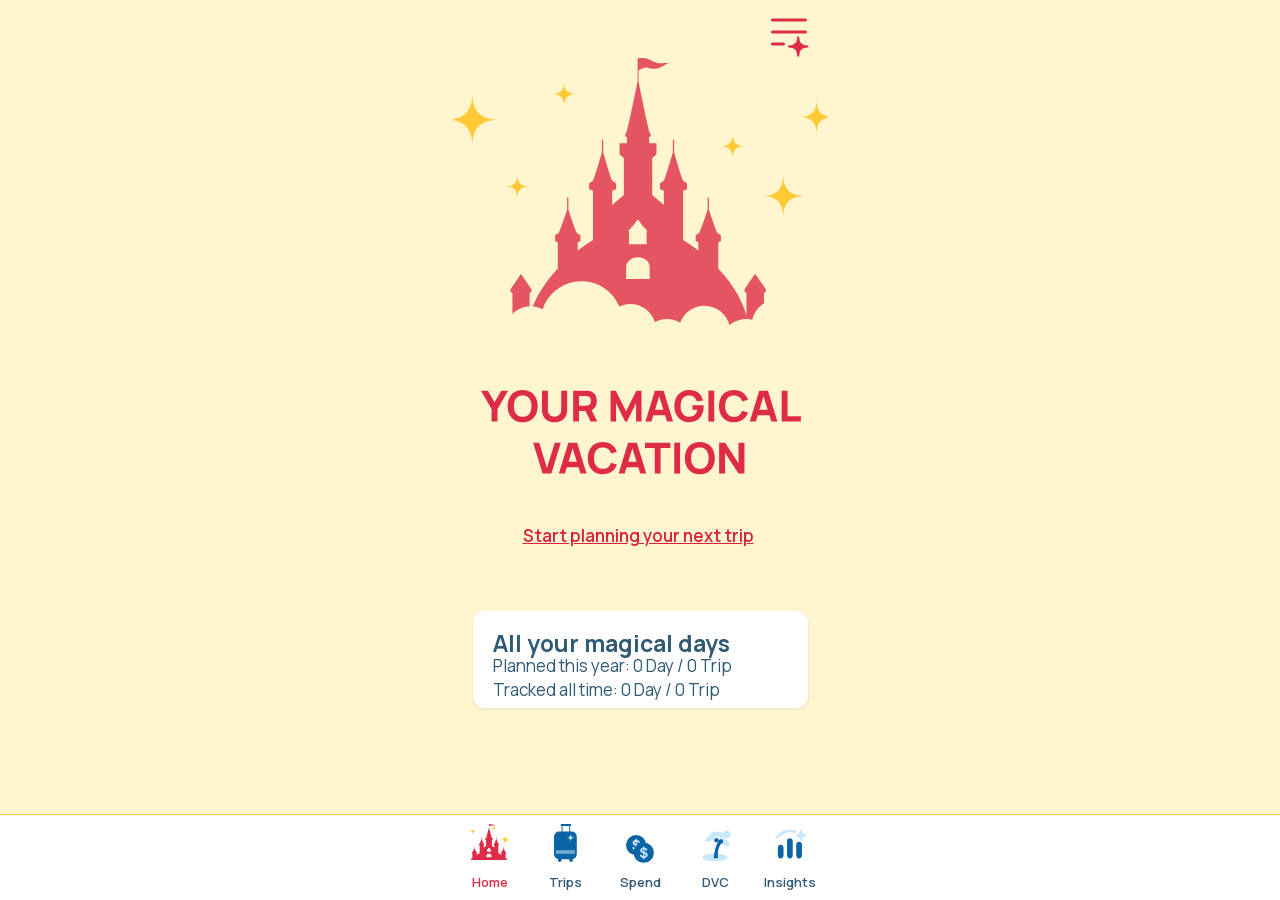
<file: home.html>
<!DOCTYPE html>
<!--
  Home — real screen. Visual truth: Figma Home section 6:387, read via
  figwright 2026-07-26.

  Frames (all four exist and are variable-bound — the "Home & Trips Figma
  match-back" backlog item was stale for Home):
    Home / Spec               58:6941
    01. Zero                  61:2706   ← built
    02. Active                61:2759   ← built
    02a. Active-more trips    61:2811   ← built
    03. Theme-update          83:3232   ← built (4x4 grid of 78px theme chips)

  TRANSLATION NOTE — Home is a MIXED frame, unlike Spend / DVC / Insights.
  Those frames are auto-layout all the way down, so the build reproduces
  padding/gap/hug-fill. Home's top level is **absolutely positioned**: the
  castle, the settings glyph, the wordmark, the card stack and the theme
  `screen` carry literal x/y on the 375x812 page. Inside those boxes the
  design IS auto-layout (Frame 29 stack, every `cards` instance, the theme
  screen and its 4x4 grid), so the inside is built the usual flex way.
  Every left/top below is the frame's own drawn coordinate.

  Vectors are exact Figma SVG exports with their bound fills swapped for
  tokens, kept once as <symbol> and referenced per state:
    #castle-lg    61:2992 — 01/02/02a castle. figwright clips it to the page,
                  so it exports 375x360 and sits at y=1. Verified identical to
                  02's own copy (61:3046) — same art, float-rounding only.
    #castle-sm    83:3234 — the 03 castle: the same art scaled to 78%, in a
                  369x283 frame at x=3. Not a CSS scale of the large one; the
                  clip window differs, so it is its own export.
    #wordmark     80:3153 — "YOUR MAGICAL VACATION" as outlined type.
    #glyph-settings 83:3225 (`icon-edit` / `setting-primary`) — a four-point
                  sparkle over three rules, the same sparkle family as the DVC
                  settings icon, never a gear.
    #pencil       61:2434 / 61:2427 — the 24px card-header edit button. One
                  symbol, two variants via --pen-bg / --pen-ink. Drawn with
                  viewBox="3 2 24 24" so the export's shadow padding is
                  cropped and the CSS drop-shadow carries the effect, the
                  convention dvc.html already uses.
    #palette      83:3334 — the five-sparkle theme swatch. One symbol, 16
                  chips, colours per chip via --s1..--s5.

  Text boxes use `text-box: trim-both cap alphabetic` so element heights equal
  Figma's cap-height boxes, the translation law established by Spend/DVC.
  Two boxes are pinned SHORTER than their natural cap box because the board
  pins them: the 19px card titles (12, natural 14) and the 12px chip labels
  (12, natural 9). Figma top-aligns a fixed text box, and so does trim, so the
  cap top lands on the drawn y either way.

  Frozen Home laws honoured: spending is NEVER shown (the board's own
  "Forecast $5,120 / budget $5,500" line is drawn hidden in both trip-card
  variants and stays unrendered), there is no FAB, and `--attention` is never
  used on this screen.

  DELIBERATE DEVIATIONS FROM THE BOARD — both reported, neither silent:
  1. The theme chips paint LITERAL hexes, not tokens. Two chip swatches carry
     stray bindings on the board (Apple's second sparkle -> color/primary,
     Highland's first -> color/ink), harmless in Figma because the file has one
     mode, but in the app they would repaint another theme's chip whenever the
     active theme changed. A picker must show each theme's own palette.
  2. The next-trip card title uses --header-ink; the board binds color/surface.
     Identical (#FFFFFF) in all 16 themes, so zero pixel difference — but the
     band is color/header-bg, and header-ink is the token that is contracted
     to stay legible on it.
-->
<html lang="en">
<head>
<meta charset="UTF-8" />
<meta name="viewport" content="width=device-width, initial-scale=1.0, viewport-fit=cover" />
<title>WonderPlan — Home</title>
<link rel="apple-touch-icon" href="./icons/apple-touch-icon.png" />
<link rel="icon" type="image/png" sizes="32x32" href="./icons/icon-32.png" />
<link rel="icon" type="image/png" sizes="16x16" href="./icons/icon-16.png" />
<link rel="manifest" href="./manifest.webmanifest" />
<!-- iOS is the platform this matters on. Safari evicts IndexedDB after 7 days
     without a visit, and a Home Screen app is exempt — so these tags are not
     polish, they are what stops a tester losing their ledger by not opening
     the app for a week. `apple-mobile-web-app-capable` is still required:
     iOS only began honouring the manifest's display mode in 16.4. -->
<meta name="apple-mobile-web-app-capable" content="yes" />
<meta name="mobile-web-app-capable" content="yes" />
<meta name="apple-mobile-web-app-status-bar-style" content="default" />
<meta name="apple-mobile-web-app-title" content="WonderPlan" />
<meta name="theme-color" content="#DE2C47" />
<!-- No webfont <link>: Manrope and 42dot Sans are self-hosted in css/theme.css
     (the design director, 2026-08-02), so the app makes no third-party request at all. -->
<link rel="stylesheet" href="css/theme.css">
<!-- classic + blocking on purpose: sets <html data-theme> before first paint -->
<script src="js/theme.js"></script>
<style>
/* ══ Theme tokens live in css/theme.css — ONE copy for all five screens ══ */

/* ══ Structural tokens — Figma variables, values verified in the frame reads ══ */
:root {
  --font: "Manrope", -apple-system, BlinkMacSystemFont, "Segoe UI", Roboto, sans-serif;
  --font-count: "42dot Sans", var(--font);   /* next-trip countdown only */
  --radius-card: 14px;                 /* radius/card */
  --radius-compact-card: 12px;         /* radius/compact-card — days card */
  --radius-chip: 20px;                 /* pchip — unbound 20 on the board */
  --space-2: 12px; --space-3: 16px; --space-page: 20px;
  --footer-h: 85.802238px;
  --shadow-card: 0 1px 3px rgba(30,30,30,0.10);
  --col: 335px;                        /* content column, 375 − 20 − 20 */
}

/* ══ Base ══ */
* { margin: 0; padding: 0; box-sizing: border-box; }
html, body { height: 100%; }
/* ══ The app frame (the design director, 2026-07-27) ══════════════════════════════════
   The five screens used to disagree above 375px: Home and Trips pinned their
   content left (states positioned at literal board coordinates), while Spend,
   DVC and Insights centred theirs. the design director chose centred for all.

   The whole frame is capped and centred — content AND footer together — so a
   wide window shows one phone-width column, not a narrow column sitting on a
   full-width bar. html carries the page colour so the margins match.

   At 375 and below this is completely inert, which is why it changes no
   audited pixel: 375 is the drawn width and the QA viewport.

   Home and Trips keep literal board coordinates INSIDE the frame — those are
   the drawn Figma values, and re-expressing them as flex gaps would mean
   inventing spacing nobody drew. Centring the frame achieves the chosen
   behaviour without touching them. */
html { background: var(--bg); }
body { font-family: var(--font); background: var(--bg); color: var(--ink);
  width: 100%;
  display: flex; flex-direction: column; overflow: hidden; }
button { font: inherit; background: none; border: 0; cursor: pointer; color: inherit; display: block; }
a { color: inherit; }
:focus-visible { outline: 3px solid var(--primary); outline-offset: 2px; }
.txt { text-box: trim-both cap alphabetic; }

/* ══ Text styles — Figma text styles, verbatim (height = pinned cap box) ══ */
.t-h1  { font-weight: 700; font-size: 23px; line-height: 145%; min-height: 17px; }
.t-17b { font-weight: 600; font-size: 17px; line-height: 120%; min-height: 12px; }
.t-17  { font-weight: 400; font-size: 17px; line-height: 120%; min-height: 12px; }
.t-13  { font-weight: 600; font-size: 13px; line-height: 120%; }  /* footer */

/* ══ Active Frame ══
   01. Zero carries no auto-layout: children sit at literal page coordinates,
   so the frame is a positioning context and every child is placed absolutely
   at its drawn x/y. */
/* The app column is 375 and the FOOTER BAND is not (the design director 2026-08-01,
   option 1). The constraint used to sit on `body`, so the white band ended
   with the app: at any window wider than 375 the column centred and theme
   background showed on BOTH sides of the band, which read as the footer
   stopping short. The column now lives on `main`, and `body` is free to be as
   wide as the window — so the band spans it while the five 75px tabs stay
   centred on 375 by the footer's own `justify-content: center`.
   Nothing drawn moves: `main` is the positioned ancestor on Home and Trips,
   so every absolute coordinate inside it is unchanged. */
/* SCROLLS when the board does not fit (the design director, 2026-08-02). The boards are drawn
   726 tall; on an installed iPhone the screen gives `main` 673 — 852 less the
   59pt status bar and a 120 footer (86 plus the 34pt home-indicator band). The
   zero state's card runs 611–708, so 35px of it was cut with no way to reach
   it. It used to fit only because Safari kept the layout OUT of the safe areas,
   which left `main` about 708 — luck, not design, and `viewport-fit=cover`
   spent it. Chosen over re-anchoring the card to the bottom, which squeezes its
   gap to the link from 64px to 11px, and over redrawing the board. Nothing
   drawn moves; a short screen simply scrolls. `overflow-x` stays hidden, so
   only the vertical axis opens. */
main { flex: 1; min-height: 0; position: relative;
  overflow-y: auto; overflow-x: hidden; -webkit-overflow-scrolling: touch;
  width: 100%; max-width: 375px; margin-inline: auto; }
.state { display: none; position: absolute; inset: 0; }
.state.on { display: block; }
.state > * { position: absolute; }

/* ══ brand-svg — the castle (61:2992) ══
   The node is 454x360 at x=−46 and clips; figwright's export is already
   clipped to the 375 page, so it lands at x=0. */
.castle { left: 0; top: 1px; width: 375px; height: 360px; overflow: hidden; }

/* ══ icon-edit · setting-primary (83:3225) ══
   Instance box 55x55.84 at (320,0) with 20px top/right padding, so the glyph
   itself occupies (320,20)–(355,55.84). The export carries ~1px of stroke
   bleed on each side, hence the −1 / −0.58 origin nudge. */
/* The export's path coords already carry the glyph's position inside the
   instance — rules run x 1.5→34.5 at y 20 / 32 / 44 — so the origin is the
   instance box shifted left by the 1.5 stroke half-width, and NOT nudged
   vertically at all. Measured: rules land at exactly x 320..353 / 320..331,
   y 20 / 32 / 44, matching the board to 0.00px. */
.settings { left: 318.5px; top: 0; width: 57px; height: 57px; padding: 0; }
.settings svg { display: block; }

/* ══ "YOUR MAGICAL VACATION" wordmark (80:3153), outlined type ══ */
.wordmark { left: 28.307617px; top: 390.394531px; width: 320px; height: 85px; }

/* ══ start-planning link (61:3065) ══ */
/* --primary-text, not --primary: 17px on --bg fails AA in 11 of 16 themes,
   and option A keeps --primary at its drawn value wherever it is a FILL
   (the design director, 2026-07-28). In the 5 passing themes the token aliases --primary,
   so nothing moves there. */
/* 244x12 with 190px clear below — 44 tall, drawn text unmoved (2026-08-01). */
.start-link { position: relative; }
.start-link::after { content: ''; position: absolute; left: 50%; top: 50%;
  transform: translate(-50%, -50%); width: 100%; height: 44px; }
.start-link { left: 70px; top: 525px; width: 244px; text-align: center;
  color: var(--primary-text); text-decoration: underline; }

/* ══ cards · category=insights · type=days-with-disney (61:3071 / 61:3030) ══
   Outer box is placed in 01 and a stack item in 02/02a; the inside is genuine
   auto-layout (VERTICAL, padding 16/20, gap 12, primary MAX). */
.days-card { width: 335px; height: 97px;
  border-radius: var(--radius-compact-card); background: var(--surface);
  box-shadow: var(--shadow-card); overflow: hidden;
  padding: 16px 20px; display: flex; flex-direction: column;
  justify-content: flex-end; align-items: flex-start; gap: 12px; }
[data-state="zero"] .days-card { left: 20px; top: 611px; }
.days-card .title { color: var(--ink); }
.days-card .line  { color: var(--ink); }

/* ══════ 02. Active (61:2759) · 02a. Active-more trips (61:2811) ══════
   Frame 29 is one bottom-anchored auto-layout column (VERTICAL, padding
   32/0/20/0, gap 16, primary MAX, counter CENTER). Both states end it at
   y=730; only its height and card count differ, which is why 02 starts at
   321 and 02a at −5. */
.stack { width: 335px; display: flex; flex-direction: column;
  align-items: center; padding: 32px 0 20px; gap: 16px; }
/* Bottom-anchoring is an auto margin, not `justify-content: flex-end`: the
   two are identical while the cards fit, but a flex-end column that overflows
   pushes its FIRST card above the scroll origin, where nothing can reach it.
   The auto margin collapses to 0 the moment the content stops fitting. */
.stack > :first-child { margin-top: auto; }
/* And the cards must NOT shrink to fit: a flex item defaults to shrinking, so
   a third card silently squeezed all three instead of overflowing — every
   card clipped its own header (they carry `overflow: hidden`) and nothing
   scrolled, because there was nothing to scroll. */
.stack > * { flex: none; }
[data-state="02"]  .stack { left: 20px; top: 321px; height: 409px; }
/* Three or more upcoming trips is the case the board does not draw — `02a`
   draws exactly two cards and fills the page. The list SCROLLS (the design director,
   2026-07-28): a plain scroll, no card limit, and deliberately no "+2 more"
   affordance, because no such control is drawn anywhere. */
[data-state="02a"] .stack { left: 20px; top: -5px;  height: 735px;
  overflow-y: auto; overscroll-behavior: contain;
  /* A classic scrollbar would eat 15px of a 335px column that is drawn 335
     wide: the cards then centre-overflow their own container and the header's
     nowrap trip type runs under the edit pencil. The phone this ships to has
     overlay scrollbars and the board draws no scrollbar at all, so the gutter
     is removed rather than designed around. Keyboard access is unaffected —
     every card carries a focusable edit button, so tabbing scrolls the
     region. The cue that more exists is the cut-off card at the fold. */
  scrollbar-width: none; }
[data-state="02a"] .stack::-webkit-scrollbar { width: 0; height: 0; }
/* Cards MAY flow over the settings glyph — that is the drawn look and the design director
   keeps it — provided the user can PULL THEM LOWER to reach the control
   (the design director, 2026-07-28). The room is made inside the drawn box: 32 drawn gap +
   30 of pull, and the list opens scrolled PAST the pull (see markScrollable),
   so at rest card one sits at its drawn y=27 and the castle is covered exactly
   as the board covers it. Pulling down exposes the glyph; letting go leaves it
   exposed until the user scrolls back.
   THE 30 IS MEASURED, NOT CHOSEN. Three fixed edges decide it: card one is
   drawn at y=27, the settings glyph's box ends at y=57 (its ink at 55.84),
   and the castle's topmost ink — the flag tip — starts at y=57.93. Pulled
   fully down, card one lands at 57: the glyph is completely clear and the
   flag is still completely covered, with 0.9px to spare. A bigger pull
   exposes a SLICE of flag cut off by the card edge, which is exactly what a
   cropped castle looks like; a smaller one leaves the glyph part-hidden.
   Two earlier passes are recorded because both LOOKED reasonable and both cut
   the castle: moving the box to top:57 clipped the cards at that line and left
   the spire half-covered, and resting the stack 62px low put the card's top
   edge straight through the spire. A card edge anywhere inside the castle's
   tip reads as damage; only y=27 (drawn) or a full cover avoids it. */
[data-state="02a"] .stack.scrolls { padding-top: 62px; }
/* Revealing the glyph is not the same as being able to press it: the stack's
   own box spans the whole frame whatever the scroll position, so a tap on the
   exposed glyph was landing on transparent nothing. The box stops being a
   target; the cards inside it stay targets and still drive the scroll. Paint
   order is untouched — a card that is physically over the glyph still covers
   it, which is the behaviour the design director kept.
   Not scoped to `.scrolls`: this box swallowed the settings glyph in the
   DRAWN two-card state too (only its rightmost ~20px answered a tap), which
   is the defect logged from chunk 8's sweep. Nothing moves on screen — an
   empty transparent box simply stops intercepting. */
[data-state="02a"] .stack { pointer-events: none; }
[data-state="02a"] .stack > * { pointer-events: auto; }

/* cards · category=trips — booked-next-trip (61:2405) and
   booked-coming-up (61:2507). Home presents confirmed upcoming trips only;
   Planning remains a Trips-module concern. Both Home variants hide the
   component's forecast/budget line: Home never shows money (frozen). */
.card-trip { width: 335px; border-radius: var(--radius-card);
  background: var(--surface); box-shadow: var(--shadow-card); overflow: hidden;
  display: flex; flex-direction: column;
  justify-content: flex-end; align-items: flex-start; padding-bottom: 16px; }
.card-next     { gap: 12px; }
.card-coming   { gap: 6px; }

.trip-head { align-self: stretch; display: flex; align-items: center;
  justify-content: space-between; padding: 12px 20px 6px; }
.card-next .trip-head { background: var(--header-bg); }
.trip-head .title { font-weight: 600; font-size: 19px; line-height: 135%;
  height: 12px;                        /* board pins this box to 12, not 14 */
  /* The label is derived copy, so it fills the remaining width without letting a
     long trip type must not shove the edit button — and nowrap keeps the
     header at its drawn 42. No `overflow: hidden` here: the box is pinned to
     12 while the glyphs are a 14 cap box, so clipping would shave the type. */
  flex: 1 1 auto; min-width: 0; white-space: nowrap; }
.card-next     .trip-head .title { color: var(--header-ink); }
.card-coming   .trip-head .title { color: var(--primary); }

/* icon-edit 24px — primary-white on the next-trip band and edit-primary on
   Coming Up. The board's drop shadow rides the CSS filter (dvc.html rule). */
.edit-btn { width: 24px; height: 24px; flex: none; padding: 0; }
/* 24x24 with 316px of clear space around it — full 44 costs nothing and
   moves nothing (the design director 2026-08-01). */
.edit-btn { position: relative; }
.edit-btn::after { content: ''; position: absolute; left: 50%; top: 50%;
  transform: translate(-50%, -50%); width: 44px; height: 44px; }
.mini-edit { width: 24px; height: 24px; flex: none; display: block;
  filter: drop-shadow(0 1px 1.5px rgba(30,30,30,0.10)); }
.card-next     .mini-edit { --pen-bg: var(--surface); --pen-ink: var(--primary); }
.card-coming   .mini-edit { --pen-bg: var(--primary); --pen-ink: var(--on-primary); }

.trip-body { align-self: stretch; display: flex; flex-direction: column;
  align-items: flex-start; gap: 16px; padding-left: 20px; }
.count-row { display: flex; align-items: flex-end; }   /* counter MAX */
.count, .count-unit, .trip-name { color: var(--primary); }
.card-next     .count { font-family: var(--font-count); font-weight: 800;
  font-size: 104.75px; line-height: 199.56883px; height: 74px; }
.card-coming   .count { font-weight: 700; font-size: 80px; line-height: 120%;
  height: 58px; }
.count-unit { font-weight: 600; font-size: 19px; line-height: 135%; height: 14px; }
.trip-name, .trip-dates { width: 308.380920px; }       /* board's fixed box */
.trip-dates { color: var(--ink); }

/* ══════ 03. Theme-update (83:3232) ══════
   `screen` is a transparent bottom-anchored column — radius 14 is authored on
   it but it carries no fill, so it reads as pure layout. Section is 336 wide
   inside a 319 content box, i.e. it overhangs 0.5px each side exactly as
   drawn; flex centring reproduces that without a magic number. */
/* 03. Settings (83:3232) / 03a. settings-synched (226:4262), read 2026-08-01.
   The screen moved up (256 -> 144.14) and grew (472 -> 550) to carry the new
   data-synch block; the synched state is 582, the extra 32 being Frame 55's
   20px plus one 12px gap. */
.screen { left: 20px; top: 144.1376953125px; width: 335px; height: 550px;
  border-radius: var(--radius-card);
  display: flex; flex-direction: column;
  /* TOP-anchored with a 12px rhythm, both read off the revised board: Section
     sits at screen-relative y=16, Frame 31 at 372 (Section ends 360, +12) and
     data-synch at 432 (Frame 31 ends 420, +12). The previous build was
     bottom-anchored with 36 of bottom padding and a 16 gap, which put the
     whole stack ~60px high once the sync block was added. */
  align-items: center; justify-content: flex-start;
  padding: 16px 8px; gap: 12px; }
/* connected: 550 -> 582, the extra 32 being Frame 55's 20 plus one 12 gap */
.screen.is-synced { height: 582px; }
.section { width: 336px; display: flex; flex-direction: column;
  align-items: flex-start; gap: 8px; }
.sub-title { width: 336px; min-height: 12px; text-align: center;
  color: var(--primary-text); font-weight: 600; font-size: 17px; line-height: 120%; }
.grid { width: 336px; display: grid; grid-template-columns: repeat(4, 78px);
  /* 4 down, 8 across — the board's grid carries gridRowGap 4 / gridColumnGap 8,
     and the build had 8 both ways, which made the block 12px taller than
     drawn (three row gaps). */
  row-gap: 4px; column-gap: 8px; }

/* pchip (83:3481) — 2px color/bg INSIDE stroke; the chosen variant swaps it
   for a 4px color/deco CENTRE stroke, which is 2px in + 2px out. */
.pchip { width: 78px; height: 78px; border-radius: var(--radius-chip);
  background: var(--surface); display: flex; flex-direction: column;
  align-items: center; justify-content: center; gap: 2px; padding: 0 0 7px;
  box-shadow: inset 0 0 0 2px var(--bg); }
.pchip.on { box-shadow: inset 0 0 0 2px var(--deco), 0 0 0 2px var(--deco); }
.palette { width: 61.390625px; height: 46.0390625px; flex: none; display: block; }
.cname { width: 78px; height: 12px; text-align: center; color: var(--ink);
  font-weight: 400; font-size: 12px; line-height: 120%; }

/* cta-buttons — CANCEL `primary-outline` (59:1630) + SAVE `primary-filled`
   (51:358), both 115x48, 16px apart, the pair centred (Frame 31, 175:4527).
   Radius = half height. The outline's 1.5px stroke is INSIDE, so it rides an
   inset ring rather than a border (borders grow the box). */
.cta-row { display: flex; gap: 16px; }

/* ══ data-synch (226:4229 / 226:4231) ══════════════════════════════════════
   Two variants: not connected (Connect Google Drive) and connected (Synch Now
   + last-synced + Disconnect). Vertical, 16 above the rule, 12 between rows. */
.data-synch { width: 335px; display: flex; flex-direction: column;
  align-items: center; padding-top: 16px; gap: 12px; }
.rule-primary { width: 335px; height: 0; border-top: 1.5px solid var(--primary); }
.synch-title { width: 335px; text-align: center; color: var(--primary);
  font-weight: 600; font-size: 19px; line-height: 135%; }
/* This CTA HUGs its label — 138 for "Synch Now", 226 for "Connect Google
   Drive" — where the theme picker's pair are a fixed 115. */
.data-synch .cta { width: auto; }
.synch-meta { width: 335px; display: flex; flex-direction: column; gap: 8px; }
/* a class rule outranks the bare [hidden] default, so say it explicitly */
.synch-meta[hidden] { display: none; }
/* Manrope Regular 9/120%, read off I226:4397;226:4238 rather than guessed
   from the 6px instance height. */
.synch-line { width: 335px; text-align: center; color: var(--primary);
  font-weight: 400; font-size: 9px; line-height: 120%;
  /* .screen is a FIXED 550/582 read off the board, so a line that wraps does
     not grow the card — it breaks it. The confirm state puts the longest
     string this block ever holds here ("From iPhone · Safari · <date time>"),
     and a verbose locale could push it past 335. One line, always.
     ⚠ `nowrap` ONLY — no overflow clip. `.txt` trims the box to the alphabetic
     baseline (text-box: trim-both), so descenders sit OUTSIDE it, and an
     `overflow: hidden` here shears the bottom off every y, g and p. That
     shipped for one commit and cut "Disconnect your Google Drive" in half.
     nowrap alone is what protects the fixed height; the clip protected
     nothing and cost the letterforms. */
  white-space: nowrap; }
/* This row is a BUTTON wearing body-text styling, so nothing on screen said it
   was pressable (the design director, 2026-08-04: a user cannot tell it is a
   link). Underline is how the board already marks a link — the Start screen's
   privacy sentence carries `textDecoration: underline` — so this borrows that
   convention rather than inventing one. */
button.synch-line { display: block; text-decoration: underline;
  text-underline-offset: 2px; }
button.synch-line:focus-visible { outline: 2px solid var(--primary);
  outline-offset: 2px; border-radius: 4px; }
/* Same trap as .synch-meta above, and it bit: a class rule carrying `display`
   outranks the UA's bare [hidden], so the Disconnect link stayed on screen in
   the disconnected state. Say it explicitly. */
button.synch-line[hidden] { display: none; }
.cta { width: 115px; height: 48px; flex: none; border-radius: 24px;
  background: var(--primary); color: var(--on-primary);
  display: flex; align-items: center; justify-content: center; padding: 0 24px; }
.cta--outline { background: var(--surface); color: var(--primary);
  box-shadow: inset 0 0 0 1.5px var(--primary); }

/* brand-svg 226:4473 — the SAME castle artwork, scaled: 207/369 = 0.561 and
   159/283 = 0.562, so the revised board re-crops rather than redraws it. No
   new asset is invented here. */
.castle-sm { left: 84px; top: 1.1376953125px; width: 207px; height: 159px; }

/* symbol library — never painted itself */
.defs { position: absolute; width: 0; height: 0; overflow: hidden; }

/* ══ Footer · variant home ══ */
footer.footer { flex: none; height: var(--footer-h); background: var(--surface);
  border-top: 1.900338px solid var(--deco); display: flex; justify-content: center; }
.tab { position: relative; width: 75px; height: 83.901894px;
  display: block; text-decoration: none; -webkit-tap-highlight-color: transparent; }
.tab:focus-visible { outline: 2px solid var(--primary); outline-offset: -2px; border-radius: 8px; }
.tab .label { position: absolute; top: 60px; left: 0; right: 0; text-align: center; color: var(--ink); }
.tab.on .label { color: var(--primary); }
.tab svg { position: absolute; }
/* ══ iOS safe areas (the design director, 2026-08-02) ═══════════════════════════════════
   Reported on the live beta: a yellow strip under the footer, on every
   screen. Without `viewport-fit=cover` Safari keeps the layout OUT of the
   safe areas and paints them with the html background — which is the theme
   colour, so the home-indicator band read as the footer stopping short.
   Cover hands the layout those bands; `padding-top` on body puts the
   content back exactly where it sat before, and the footer's own white now
   reaches the physical bottom edge. Nothing drawn moves — where there is no
   inset (every desktop browser, and any phone without an indicator) both
   values resolve to 0, so this is inert off iOS. */
body { padding-top: env(safe-area-inset-top, 0px); }
footer.footer {
  height: calc(var(--footer-h) + env(safe-area-inset-bottom, 0px));
  padding-bottom: env(safe-area-inset-bottom, 0px);
}
</style>
</head>
<body>

<svg class="defs" aria-hidden="true">
<symbol id="castle-lg" viewBox="0 0 375 360"><g clip-path="url(#clip0_61_2992)">
<path d="M45.8938 118.738C27.7489 118.738 19.3556 127.107 19.3556 145.201C19.3556 127.107 10.9623 118.738 -7.18261 118.738C10.9623 118.738 19.3556 110.368 19.3556 92.2743C19.3556 110.368 27.7489 118.738 45.8938 118.738ZM351.787 194.935C337.038 194.935 330.246 201.708 330.246 216.464C330.246 201.756 323.454 194.935 308.705 194.935C323.454 194.935 330.246 188.162 330.246 173.406C330.197 188.162 337.038 194.935 351.787 194.935ZM380.605 116.077C368.864 116.077 363.479 121.447 363.479 133.155C363.479 121.495 358.094 116.077 346.353 116.077C358.094 116.077 363.479 110.707 363.479 98.999C363.479 110.658 368.913 116.077 380.605 116.077ZM489.281 191.79C479.723 191.79 475.308 196.193 475.308 205.724C475.308 196.193 470.894 191.79 461.336 191.79C470.894 191.79 475.308 187.388 475.308 177.857C475.357 187.388 479.772 191.79 489.281 191.79ZM-80.1506 156.715C-91.6004 156.715 -96.9371 161.989 -96.9371 173.455C-96.9371 162.037 -102.225 156.715 -113.724 156.715C-102.274 156.715 -96.9371 151.442 -96.9371 139.976C-96.8886 151.442 -91.6004 156.715 -80.1506 156.715ZM123.228 93.0484C114.981 93.0484 111.196 96.822 111.196 105.046C111.196 96.822 107.412 93.0484 99.1643 93.0484C107.412 93.0484 111.196 89.2748 111.196 81.0504C111.196 89.2264 114.981 93.0484 123.228 93.0484ZM76.3133 185.404C68.0656 185.404 64.2814 189.178 64.2814 197.402C64.2814 189.178 60.4971 185.404 52.2494 185.404C60.4971 185.404 64.2814 181.631 64.2814 173.406C64.2814 181.631 68.0656 185.404 76.3133 185.404ZM291.676 145.201C283.428 145.201 279.644 148.975 279.644 157.199C279.644 148.975 275.859 145.201 267.612 145.201C275.859 145.201 279.644 141.428 279.644 133.203C279.644 141.428 283.428 145.201 291.676 145.201Z" fill="var(--deco)"/>
<path opacity="0.8" d="M302.058 272.809L291.563 288.173L291.741 290.913L293.471 291.865V314.138C291.98 309.255 290.131 304.55 287.925 299.905L285.063 294.307C279.696 284.6 272.898 275.608 265.265 267.509V241.187L267.948 239.995V234.219C267.948 234.219 267.113 233.743 264.251 231.658C261.508 226.12 255.962 208.79 255.962 208.79V196.403H254.65V208.79C254.65 208.79 249.104 226.12 246.361 231.658C243.499 233.683 242.664 234.219 242.664 234.219V239.995L245.348 241.187V249.524C240.339 245.653 235.151 242.139 230.082 239.043V189.733L233.958 188.185V182.408C233.958 182.408 233.123 181.932 230.261 179.848C227.518 174.309 221.137 151.144 221.137 151.144V138.757H219.825V151.144C219.825 151.144 213.385 174.309 210.701 179.848C207.839 181.873 207.004 182.408 207.004 182.408V188.185L210.88 189.733V204.026L199.192 193.902V156.98L203.486 153.526V142.211H196.151V136.017L197.761 135.362V132.682C197.761 132.682 197.761 132.682 196.926 132.206C195.018 128.395 185.477 80.1573 185.477 80.1573V69.3784C186.789 68.6042 190.605 66.4007 193.348 66.4007C196.688 66.4007 196.986 67.83 201.101 67.83C205.215 67.83 210.94 64.5546 212.252 63.6613C214.518 62.113 216.307 63.304 215.83 62.7681C214.518 61.2793 209.986 62.2916 207.183 62.2916C201.518 62.2916 196.569 56.9319 189.651 56.9319C187.445 56.9319 186.133 57.2297 185.477 57.4084V56.9319H184.583V80.1573C184.583 80.1573 175.042 128.395 173.133 132.206C172.298 132.682 172.298 132.682 172.298 132.682V135.362L173.908 136.017V142.211H166.574V153.526L170.867 156.98V193.902L159.179 204.026V189.733L163.055 188.185V182.408C163.055 182.408 162.221 181.932 159.358 179.848C156.615 174.309 150.235 151.144 150.235 151.144V138.757H148.923V151.144C148.923 151.144 142.482 174.309 139.799 179.848C136.937 181.873 136.102 182.408 136.102 182.408V188.185L139.978 189.733V239.043C134.849 242.139 129.721 245.653 124.712 249.524V241.187L127.395 239.995V234.219C127.395 234.219 126.561 233.743 123.698 231.658C120.955 226.12 115.409 208.79 115.409 208.79V196.403H114.098V208.79C114.098 208.79 108.552 226.12 105.809 231.658C102.946 233.683 102.111 234.219 102.111 234.219V239.995L104.795 241.187V267.568C97.162 275.727 90.364 284.719 84.9971 294.367L82.1347 299.965C79.9284 304.61 78.0201 309.314 76.589 314.198V291.985L78.3183 291.032L78.4972 288.292L68.0019 272.928L57.5067 288.233L57.6856 290.972L59.4149 291.925V338.376H72.9514H76.6486H293.769H297.466H311.003V291.925L312.732 290.972L312.911 288.233L302.058 272.809ZM184.344 218.676H185.417C185.417 218.676 188.757 224.333 194.303 229.812L193.647 230.586V243.211H175.996V230.586L175.34 229.812C181.064 224.393 184.344 218.676 184.344 218.676ZM196.688 278.049H173.133V266.198C173.133 260.779 178.381 256.372 184.94 256.372C191.5 256.372 196.748 260.72 196.748 266.198V278.049H196.688Z" fill="var(--primary)"/>
<path d="M8.8927 392.9H477.926V364.145C477.926 347.198 464.192 333.451 447.26 333.451C447.26 319.147 435.657 307.534 421.365 307.534C417.344 307.534 413.517 308.455 410.126 310.104C403.295 297.036 389.633 288.09 373.864 288.09C360.517 288.09 348.647 294.49 341.186 304.406C336.705 300.648 330.916 298.394 324.618 298.394C312.216 298.394 301.848 307.122 299.329 318.783C297.391 318.323 295.405 318.08 293.321 318.08C286.927 318.08 281.065 320.408 276.559 324.238C273.701 313.037 263.551 304.721 251.464 304.721C240.297 304.721 230.801 311.777 227.144 321.693C223.268 319.39 218.738 318.056 213.918 318.056C209.606 318.056 205.537 319.123 201.952 320.99C198.56 310.613 188.823 303.097 177.292 303.097C173.344 303.097 169.614 303.97 166.271 305.546C160.118 290.732 145.536 280.331 128.507 280.331C110.461 280.331 95.1273 292.042 89.7255 308.31C86.1162 306.419 82.0225 305.328 77.6623 305.328C63.3707 305.328 51.7678 316.941 51.7678 331.245C51.7678 332.942 51.9373 334.591 52.2522 336.191C48.3765 334.421 44.089 333.451 39.5593 333.451C22.6272 333.451 8.8927 347.198 8.8927 364.145V392.9Z" fill="var(--bg)"/>
</g>
<defs>
<clipPath id="clip0_61_2992">
<rect width="454" height="360" fill="white" transform="translate(-46)"/>
</clipPath>
</defs></symbol>
<symbol id="castle-sm" viewBox="0 0 369 283">
<g clip-path="url(#clip0_83_3234)">
<path d="M78.5895 93.341C64.4316 93.341 57.8827 99.9205 57.8827 114.144C57.8827 99.9205 51.3337 93.341 37.1758 93.341C51.3337 93.341 57.8827 86.7616 57.8827 72.5378C57.8827 86.7616 64.4316 93.341 78.5895 93.341ZM317.267 153.241C305.759 153.241 300.459 158.565 300.459 170.165C300.459 158.603 295.159 153.241 283.651 153.241C295.159 153.241 300.459 147.916 300.459 136.317C300.421 147.916 305.759 153.241 317.267 153.241ZM339.753 91.2493C330.592 91.2493 326.39 95.4708 326.39 104.674C326.39 95.5088 322.188 91.2493 313.027 91.2493C322.188 91.2493 326.39 87.0278 326.39 77.8242C326.39 86.9898 330.63 91.2493 339.753 91.2493ZM424.549 150.768C417.091 150.768 413.646 154.229 413.646 161.722C413.646 154.229 410.202 150.768 402.744 150.768C410.202 150.768 413.646 147.308 413.646 139.815C413.684 147.308 417.129 150.768 424.549 150.768ZM-19.7585 123.196C-28.6923 123.196 -32.8564 127.341 -32.8564 136.355C-32.8564 127.379 -36.9826 123.196 -45.9543 123.196C-37.0205 123.196 -32.8564 119.05 -32.8564 110.037C-32.8185 119.05 -28.6923 123.196 -19.7585 123.196ZM138.931 73.1463C132.495 73.1463 129.543 76.1128 129.543 82.5781C129.543 76.1128 126.59 73.1463 120.155 73.1463C126.59 73.1463 129.543 70.1799 129.543 63.7145C129.543 70.1418 132.495 73.1463 138.931 73.1463ZM102.325 145.748C95.8893 145.748 92.9366 148.715 92.9366 155.18C92.9366 148.715 89.9839 145.748 83.5485 145.748C89.9839 145.748 92.9366 142.782 92.9366 136.317C92.9366 142.782 95.8893 145.748 102.325 145.748ZM270.364 114.144C263.929 114.144 260.976 117.111 260.976 123.576C260.976 117.111 258.023 114.144 251.588 114.144C258.023 114.144 260.976 111.178 260.976 104.712C260.976 111.178 263.929 114.144 270.364 114.144Z" fill="var(--deco)"/>
<path opacity="0.8" d="M278.465 214.458L270.276 226.536L270.415 228.69L271.765 229.439V246.947C270.602 243.109 269.159 239.41 267.438 235.759L265.204 231.358C261.017 223.727 255.712 216.658 249.757 210.292V189.599L251.851 188.663V184.122C251.851 184.122 251.199 183.748 248.966 182.109C246.825 177.755 242.498 164.132 242.498 164.132V154.395H241.475V164.132C241.475 164.132 237.147 177.755 235.007 182.109C232.774 183.701 232.122 184.122 232.122 184.122V188.663L234.216 189.599V196.154C230.308 193.111 226.26 190.349 222.305 187.914V149.152L225.329 147.934V143.393C225.329 143.393 224.678 143.019 222.444 141.38C220.304 137.027 215.325 118.816 215.325 118.816V109.078H214.302V118.816C214.302 118.816 209.277 137.027 207.183 141.38C204.95 142.972 204.298 143.393 204.298 143.393V147.934L207.322 149.152V160.387L198.203 152.429V123.404L201.553 120.688V111.793H195.83V106.925L197.086 106.41V104.303C197.086 104.303 197.086 104.303 196.435 103.929C194.946 100.932 187.501 63.0126 187.501 63.0126V54.5391C188.525 53.9306 191.503 52.1984 193.643 52.1984C196.249 52.1984 196.481 53.322 199.692 53.322C202.902 53.322 207.369 50.7472 208.393 50.0449C210.161 48.8278 211.557 49.764 211.184 49.3427C210.161 48.1723 206.625 48.9682 204.438 48.9682C200.017 48.9682 196.156 44.7549 190.758 44.7549C189.037 44.7549 188.013 44.989 187.501 45.1294V44.7549H186.803V63.0126C186.803 63.0126 179.359 100.932 177.87 103.929C177.218 104.303 177.218 104.303 177.218 104.303V106.41L178.475 106.925V111.793H172.752V120.688L176.102 123.404V152.429L166.982 160.387V149.152L170.006 147.934V143.393C170.006 143.393 169.355 143.019 167.122 141.38C164.981 137.027 160.003 118.816 160.003 118.816V109.078H158.979V118.816C158.979 118.816 153.954 137.027 151.86 141.38C149.627 142.972 148.975 143.393 148.975 143.393V147.934L152 149.152V187.914C147.998 190.349 143.997 193.111 140.088 196.154V189.599L142.182 188.663V184.122C142.182 184.122 141.531 183.748 139.297 182.109C137.157 177.755 132.83 164.132 132.83 164.132V154.395H131.806V164.132C131.806 164.132 127.479 177.755 125.339 182.109C123.105 183.701 122.454 184.122 122.454 184.122V188.663L124.548 189.599V210.338C118.592 216.752 113.288 223.821 109.1 231.405L106.867 235.806C105.145 239.457 103.656 243.155 102.54 246.994V229.532L103.889 228.783L104.029 226.63L95.8395 214.552L87.6505 226.583L87.7901 228.737L89.1394 229.486V266.001H99.7014H102.586H271.997H274.882H285.444V229.486L286.794 228.737L286.933 226.583L278.465 214.458ZM186.617 171.904H187.455C187.455 171.904 190.06 176.351 194.387 180.658L193.876 181.266V191.191H180.103V181.266L179.591 180.658C184.058 176.398 186.617 171.904 186.617 171.904ZM196.249 218.578H177.87V209.262C177.87 205.001 181.964 201.537 187.082 201.537C192.201 201.537 196.295 204.955 196.295 209.262V218.578H196.249Z" fill="var(--primary)"/>
<path d="M49.7189 308.863H415.689V286.259C415.689 272.936 404.973 262.13 391.761 262.13C391.761 250.885 382.708 241.756 371.557 241.756C368.419 241.756 365.433 242.48 362.787 243.776C357.457 233.503 346.797 226.47 334.493 226.47C324.078 226.47 314.817 231.502 308.996 239.297C305.499 236.343 300.982 234.571 296.068 234.571C286.391 234.571 278.301 241.432 276.336 250.599C274.824 250.237 273.274 250.046 271.648 250.046C266.659 250.046 262.085 251.876 258.569 254.887C256.339 246.082 248.42 239.545 238.988 239.545C230.275 239.545 222.866 245.091 220.012 252.886C216.988 251.076 213.454 250.027 209.693 250.027C206.328 250.027 203.153 250.866 200.356 252.334C197.71 244.176 190.112 238.268 181.115 238.268C178.034 238.268 175.124 238.954 172.515 240.193C167.715 228.548 156.337 220.372 143.05 220.372C128.969 220.372 117.005 229.577 112.79 242.366C109.974 240.879 106.779 240.021 103.377 240.021C92.2261 240.021 83.1728 249.151 83.1728 260.396C83.1728 261.73 83.3051 263.026 83.5508 264.284C80.5267 262.892 77.1813 262.13 73.6469 262.13C60.4355 262.13 49.7189 272.936 49.7189 286.259V308.863Z" fill="var(--bg)"/>
</g>
<defs>
<clipPath id="clip0_83_3234">
<rect width="369" height="283" fill="white"/>
</clipPath>
</defs>
</symbol>
<symbol id="wordmark" viewBox="0 0 320 85"><path d="M121.823 52C125.378 52 128.36 52.8816 130.768 54.6445C133.19 56.4075 134.896 58.7947 135.885 61.8047L129.993 63.4385C129.42 61.5609 128.452 60.1062 127.091 59.0742C125.729 58.0279 123.973 57.5049 121.823 57.5049C119.86 57.5049 118.218 57.9421 116.899 58.8164C115.595 59.6907 114.613 60.923 113.954 62.5137C113.295 64.1046 112.966 65.9752 112.966 68.125C112.966 70.275 113.295 72.1463 113.954 73.7373C114.613 75.328 115.595 76.5603 116.899 77.4346C118.218 78.3089 119.86 78.7461 121.823 78.7461C123.973 78.7461 125.729 78.2231 127.091 77.1768C128.452 76.1304 129.42 74.6758 129.993 72.8125L135.885 74.4463C134.896 77.4563 133.19 79.8434 130.768 81.6064C128.36 83.3694 125.378 84.25 121.823 84.25C118.727 84.25 116.054 83.5768 113.804 82.2295C111.568 80.8822 109.84 78.9975 108.622 76.5752C107.418 74.1529 106.816 71.3357 106.816 68.125C106.816 64.9145 107.418 62.098 108.622 59.6758C109.84 57.2535 111.568 55.3688 113.804 54.0215C116.054 52.6742 118.727 52 121.823 52Z" fill="var(--primary)"/>
<path fill-rule="evenodd" clip-rule="evenodd" d="M218.825 52C221.921 52 224.587 52.6742 226.823 54.0215C229.074 55.3688 230.801 57.2535 232.005 59.6758C233.223 62.098 233.832 64.9145 233.832 68.125C233.832 71.3357 233.223 74.1529 232.005 76.5752C230.801 78.9975 229.074 80.8822 226.823 82.2295C224.587 83.5768 221.921 84.25 218.825 84.25C215.729 84.25 213.056 83.5768 210.806 82.2295C208.57 80.8822 206.842 78.9975 205.624 76.5752C204.42 74.1529 203.818 71.3357 203.818 68.125C203.818 64.9145 204.42 62.098 205.624 59.6758C206.842 57.2535 208.57 55.3688 210.806 54.0215C213.056 52.6742 215.729 52 218.825 52ZM218.825 57.5049C216.862 57.4762 215.227 57.8991 213.923 58.7734C212.619 59.6477 211.637 60.8871 210.978 62.4922C210.333 64.0974 210.011 65.9752 210.011 68.125C210.011 70.275 210.333 72.1392 210.978 73.7158C211.637 75.2922 212.619 76.5173 213.923 77.3916C215.227 78.2659 216.862 78.7174 218.825 78.7461C220.789 78.7748 222.423 78.3519 223.728 77.4775C225.032 76.6033 226.006 75.3639 226.651 73.7588C227.311 72.1535 227.641 70.275 227.641 68.125C227.641 65.9752 227.311 64.1117 226.651 62.5352C226.006 60.9587 225.032 59.7336 223.728 58.8594C222.423 57.985 220.789 57.5336 218.825 57.5049Z" fill="var(--primary)"/>
<path d="M65.9189 78.1016L73.7881 52.6455H79.8086L70.3486 83.6055H61.6191L52.1592 52.6455H58.1797L65.9189 78.1016Z" fill="var(--primary)"/>
<path fill-rule="evenodd" clip-rule="evenodd" d="M105.522 83.6055H99.5029L97.5117 77.1553H85.8535L83.8936 83.6055H77.874L87.334 52.6455H96.0625L105.522 83.6055ZM87.5137 71.6943H95.8262L91.6367 58.126L87.5137 71.6943Z" fill="var(--primary)"/>
<path fill-rule="evenodd" clip-rule="evenodd" d="M165.277 83.6055H159.258L157.267 77.1553H145.608L143.648 83.6055H137.629L147.089 52.6455H155.817L165.277 83.6055ZM147.269 71.6943H155.581L151.392 58.126L147.269 71.6943Z" fill="var(--primary)"/>
<path d="M189.359 58.1064H179.599V83.6055H173.751V58.1064H163.989V52.6455H189.359V58.1064Z" fill="var(--primary)"/>
<path d="M199.093 83.6055H193.245V52.6455H199.093V83.6055Z" fill="var(--primary)"/>
<path d="M257.518 73.2852V52.6455H263.451V83.6055H257.518L244.059 62.9658V83.6055H238.124V52.6455H244.059L257.518 73.2852Z" fill="var(--primary)"/>
<path fill-rule="evenodd" clip-rule="evenodd" d="M41.6602 0C44.7561 0 47.4222 0.674171 49.6582 2.02148C51.9085 3.36879 53.6358 5.25351 54.8398 7.67578C56.0581 10.098 56.6669 12.9145 56.667 16.125C56.667 19.3357 56.0582 22.1529 54.8398 24.5752C53.6358 26.9975 51.9085 28.8822 49.6582 30.2295C47.4222 31.5768 44.7561 32.25 41.6602 32.25C38.5642 32.25 35.8909 31.5768 33.6406 30.2295C31.4047 28.8822 29.6773 26.9975 28.459 24.5752C27.255 22.1529 26.6533 19.3357 26.6533 16.125C26.6534 12.9145 27.255 10.098 28.459 7.67578C29.6773 5.25351 31.4047 3.36881 33.6406 2.02148C35.8909 0.67417 38.5642 1.8183e-05 41.6602 0ZM41.6602 5.50488C39.6965 5.47624 38.0621 5.89912 36.7578 6.77344C35.4538 7.64773 34.4717 8.88714 33.8125 10.4922C33.1675 12.0974 32.8457 13.9752 32.8457 16.125C32.8457 18.275 33.1675 20.1392 33.8125 21.7158C34.4717 23.2922 35.4538 24.5173 36.7578 25.3916C38.0621 26.2659 39.6965 26.7174 41.6602 26.7461C43.6238 26.7748 45.2582 26.3519 46.5625 25.4775C47.8666 24.6033 48.8414 23.3639 49.4863 21.7588C50.1457 20.1535 50.4756 18.275 50.4756 16.125C50.4755 13.9752 50.1456 12.1117 49.4863 10.5352C48.8414 8.95875 47.8666 7.73365 46.5625 6.85938C45.2582 5.98504 43.6238 5.53355 41.6602 5.50488Z" fill="var(--primary)"/>
<path d="M86.1572 19.9951C86.1572 22.4747 85.627 24.6322 84.5664 26.4668C83.5058 28.3013 82.0294 29.7275 80.1377 30.7451C78.2458 31.7484 76.0524 32.25 73.5586 32.25C71.0646 32.25 68.8715 31.7484 66.9795 30.7451C65.0875 29.7275 63.6105 28.3015 62.5498 26.4668C61.4893 24.6322 60.959 22.4746 60.959 19.9951V0.688477L66.8936 0.645508V19.9521C66.8936 20.9697 67.0653 21.8943 67.4092 22.7256C67.7532 23.5569 68.2261 24.274 68.8281 24.876C69.4445 25.478 70.1544 25.9438 70.957 26.2734C71.774 26.5887 72.6414 26.7461 73.5586 26.7461C74.5044 26.746 75.3791 26.5816 76.1816 26.252C76.9984 25.9223 77.7077 25.4564 78.3096 24.8545C78.9116 24.2525 79.3774 23.5354 79.707 22.7041C80.051 21.8728 80.2236 20.9554 80.2236 19.9521V0.645508H86.1572V19.9951Z" fill="var(--primary)"/>
<path d="M207.982 0C211.967 2.41358e-05 215.099 0.925439 217.378 2.77441C219.657 4.62333 221.183 7.23878 221.957 10.6211L215.98 11.4814C215.422 9.67556 214.504 8.23514 213.229 7.16016C211.967 6.07082 210.347 5.51922 208.369 5.50488C206.406 5.47624 204.771 5.89912 203.467 6.77344C202.163 7.64773 201.181 8.88714 200.521 10.4922C199.877 12.0974 199.555 13.9752 199.555 16.125C199.555 18.275 199.876 20.1392 200.521 21.7158C201.181 23.2922 202.163 24.5173 203.467 25.3916C204.771 26.2659 206.406 26.7174 208.369 26.7461C209.702 26.7748 210.906 26.5459 211.981 26.0586C213.071 25.5713 213.988 24.8041 214.733 23.7578C215.479 22.7115 216.009 21.3712 216.324 19.7373H211.422V15.2227H222.56C222.588 15.409 222.61 15.7391 222.624 16.2119C222.638 16.6843 222.645 16.9565 222.646 17.0283C222.646 19.9953 222.043 22.6256 220.839 24.9189C219.635 27.2121 217.937 29.0111 215.744 30.3154C213.551 31.6054 210.964 32.25 207.982 32.25C206.033 32.25 204.177 31.9067 202.414 31.2188C200.651 30.5164 199.088 29.4837 197.727 28.1221C196.379 26.7605 195.312 25.0767 194.523 23.0703C193.749 21.0636 193.362 18.748 193.362 16.125C193.362 12.6996 194.014 9.79001 195.318 7.39648C196.637 4.9886 198.4 3.15391 200.607 1.89258C202.829 0.631246 205.288 0 207.982 0Z" fill="var(--primary)"/>
<path d="M252.965 0C256.519 0 259.501 0.881567 261.909 2.64453C264.332 4.40753 266.037 6.79469 267.026 9.80469L261.135 11.4385C260.561 9.56088 259.594 8.10621 258.232 7.07422C256.871 6.02788 255.115 5.50488 252.965 5.50488C251.001 5.5049 249.36 5.94209 248.041 6.81641C246.737 7.69069 245.755 8.92296 245.096 10.5137C244.436 12.1046 244.107 13.9752 244.107 16.125C244.107 18.275 244.436 20.1463 245.096 21.7373C245.755 23.328 246.737 24.5603 248.041 25.4346C249.36 26.3089 251.001 26.7461 252.965 26.7461C255.115 26.7461 256.871 26.2231 258.232 25.1768C259.594 24.1304 260.561 22.6758 261.135 20.8125L267.026 22.4463C266.037 25.4563 264.332 27.8434 261.909 29.6064C259.501 31.3694 256.519 32.25 252.965 32.25C249.869 32.25 247.196 31.5768 244.945 30.2295C242.709 28.8822 240.982 26.9975 239.764 24.5752C238.56 22.1529 237.958 19.3357 237.958 16.125C237.958 12.9145 238.56 10.098 239.764 7.67578C240.982 5.25351 242.709 3.36881 244.945 2.02148C247.196 0.67417 249.869 1.8183e-05 252.965 0Z" fill="var(--primary)"/>
<path d="M13.5449 12.2988L20.2529 0.645508H27.0898L16.5117 19.0068V31.6055H10.5781V19.0068L0 0.645508H6.83691L13.5449 12.2988Z" fill="var(--primary)"/>
<path fill-rule="evenodd" clip-rule="evenodd" d="M105.231 0.645508C105.532 0.645509 105.934 0.659811 106.436 0.688477C106.951 0.702814 107.41 0.745722 107.812 0.817383C109.66 1.10403 111.172 1.71305 112.348 2.64453C113.537 3.57617 114.412 4.75196 114.971 6.1709C115.53 7.57557 115.81 9.14555 115.81 10.8799C115.81 13.474 115.164 15.696 113.874 17.5449C113.078 18.6774 112.002 19.5405 110.648 20.1377L116.239 31.6055H109.617L104.532 21.1133H98.0078V31.6055H92.1592V0.645508H105.231ZM98.0078 15.6523H104.974C105.275 15.6523 105.605 15.638 105.963 15.6094C106.321 15.5807 106.65 15.5234 106.951 15.4375C107.74 15.2225 108.349 14.864 108.779 14.3623C109.209 13.8464 109.503 13.2802 109.66 12.6641C109.832 12.0336 109.918 11.4388 109.918 10.8799C109.918 10.3209 109.832 9.73254 109.66 9.11621C109.502 8.48574 109.209 7.91951 108.779 7.41797C108.349 6.90197 107.74 6.53629 106.951 6.32129C106.65 6.23537 106.321 6.17808 105.963 6.14941C105.605 6.12075 105.275 6.10645 104.974 6.10645H98.0078V15.6523Z" fill="var(--primary)"/>
<path d="M145.055 21.1992L155.288 0.645508H160.534V31.6055H155.073V13.1152L146.087 31.6055H144.022L135.035 13.1152V31.6055H129.574V0.645508H134.82L145.055 21.1992Z" fill="var(--primary)"/>
<path fill-rule="evenodd" clip-rule="evenodd" d="M192.068 31.6055H186.049L184.058 25.1553H172.399L170.439 31.6055H164.42L173.88 0.645508H182.608L192.068 31.6055ZM174.06 19.6943H182.372L178.183 6.12598L174.06 19.6943Z" fill="var(--primary)"/>
<path d="M233.232 31.6055H227.385V0.645508H233.232V31.6055Z" fill="var(--primary)"/>
<path fill-rule="evenodd" clip-rule="evenodd" d="M296.419 31.6055H290.399L288.408 25.1553H276.75L274.79 31.6055H268.771L278.23 0.645508H286.959L296.419 31.6055ZM278.41 19.6943H286.723L282.533 6.12598L278.41 19.6943Z" fill="var(--primary)"/>
<path d="M306.551 26.1445H319.881V31.6055H300.703V0.645508H306.551V26.1445Z" fill="var(--primary)"/></symbol>
<symbol id="glyph-settings" viewBox="0 0 57 57"><path d="M36.5 46.5C30.1453 46.5 27.2188 49.4388 27.2188 55.8411C27.2188 49.4598 24.2923 46.5 17.9376 46.5C24.2698 46.5 27.198 43.582 27.2187 37.2268C27.2188 43.582 30.1678 46.5 36.5 46.5Z" fill="var(--primary)" stroke="var(--primary)" stroke-width="2" stroke-linejoin="round"/>
<path d="M1.5 20H34.5" stroke="var(--primary)" stroke-width="3" stroke-linecap="round"/>
<path d="M1.5 32H34.5" stroke="var(--primary)" stroke-width="3" stroke-linecap="round"/>
<path d="M1.5 44H12.5" stroke="var(--primary)" stroke-width="3" stroke-linecap="round"/></symbol>
<symbol id="pencil" viewBox="0 0 24 24"><g transform="translate(-3,-2)"><rect x="3" y="2" width="24" height="24" rx="12" fill="var(--pen-bg)"/><path d="M8.00049 20.5002C8.00049 20.2241 8.39223 20.0002 8.87546 20.0002H21.125C21.6083 20.0002 22 20.2241 22 20.5002C22 20.7764 21.6083 21.0002 21.125 21.0002H8.87546C8.39223 21.0002 8.00049 20.7764 8.00049 20.5002Z" fill="var(--pen-ink)"/><path d="M20.206 5.71468C19.1809 4.76276 17.5188 4.76275 16.4936 5.71466L9.64847 12.0709C9.4885 12.2194 9.37258 12.4038 9.31199 12.6062L8.03676 16.8661C7.83617 17.5362 8.5003 18.1529 9.22189 17.9666L13.8094 16.7824C14.0274 16.7262 14.226 16.6186 14.386 16.47L21.2311 10.1138C22.2563 9.16191 22.2563 7.61853 21.2311 6.6666L20.206 5.71468Z" fill="var(--pen-ink)"/></g></symbol>
<symbol id="palette" viewBox="0 0 61.390625 46.0390625"><path d="M21.103 12.4689C21.103 20.7815 25.2597 24.9378 33.573 24.9378C25.2597 24.9378 21.103 29.0942 21.103 37.4068C21.103 29.0942 16.9464 24.9378 8.63306 24.9378C16.9464 24.9378 21.103 20.7815 21.103 12.4689Z" fill="var(--s1)"/><path d="M42.2061 4.31616C42.2061 11.0302 45.5634 14.3872 52.278 14.3872C45.5634 14.3872 42.2061 17.7442 42.2061 24.4583C42.2061 17.7442 38.8488 14.3872 32.1342 14.3872C38.8488 14.3872 42.2061 11.0302 42.2061 4.31616Z" fill="var(--s2)"/><path d="M47.9614 23.4991C47.9614 28.9343 50.6792 31.6518 56.1149 31.6518C50.6792 31.6518 47.9614 34.3694 47.9614 39.8046C47.9614 34.3694 45.2436 31.6518 39.808 31.6518C45.2436 31.6518 47.9614 28.9343 47.9614 23.4991Z" fill="var(--s3)"/><path d="M31.6545 31.6519C31.6545 36.1279 33.8927 38.3659 38.3691 38.3659C33.8927 38.3659 31.6545 40.6039 31.6545 45.0799C31.6545 40.6039 29.4163 38.3659 24.9399 38.3659C29.4163 38.3659 31.6545 36.1279 31.6545 31.6519Z" fill="var(--s4)"/><path d="M10.5515 4.31616C10.5515 7.83303 12.3101 9.59147 15.8273 9.59147C12.3101 9.59147 10.5515 11.3499 10.5515 14.8668C10.5515 11.3499 8.79293 9.59147 5.27576 9.59147C8.79293 9.59147 10.5515 7.83303 10.5515 4.31616Z" fill="var(--s5)"/></symbol>
</svg>

<main>
  <!-- ══════ 01. Zero (61:2706) ══════ -->
  <section class="state on" data-state="zero">
    <svg class="castle" viewBox="0 0 375 360" aria-hidden="true"><use href="#castle-lg"/></svg>

    <button class="settings" type="button" aria-label="Settings" data-open-theme>
      <svg width="57" height="57" viewBox="0 0 57 57" aria-hidden="true"><use href="#glyph-settings"/></svg>
    </button>

    <svg class="wordmark" viewBox="0 0 320 85" role="img" aria-label="Your magical vacation"><use href="#wordmark"/></svg>

    <a class="start-link t-17b txt" href="trips.html">Start planning your next trip</a>

    <div class="days-card">
      <div class="title t-h1 txt">All your magical days</div>
      <div class="line l1 t-17 txt">Planned this year: 0 Day / 0 Trip</div>
      <div class="line l2 t-17 txt">Tracked all time: 0 Day / 0 Trip</div>
    </div>
  </section>

  <!-- ══════ 02. Active (61:2759) ══════
       Same castle and settings glyph as Zero, then one bottom-anchored stack:
       booked-next-trip card + days card. -->
  <section class="state" data-state="02">
    <svg class="castle" viewBox="0 0 375 360" aria-hidden="true"><use href="#castle-lg"/></svg>
    <button class="settings" type="button" aria-label="Settings" data-open-theme>
      <svg width="57" height="57" viewBox="0 0 57 57" aria-hidden="true"><use href="#glyph-settings"/></svg>
    </button>
    <div class="stack" data-stack="02"></div>
  </section>

  <!-- ══════ 02a. Active-more trips (61:2811) ══════
       The same stack with a booked-coming-up card between the two. The board
       names this variant `booked-coming-up`, not "planning in progress": the
       second card is the NEXT BOOKED trip after the soonest one, and planning
       scenarios never reach Home. HOME-SPEC's older wording is corrected. -->
  <section class="state" data-state="02a">
    <svg class="castle" viewBox="0 0 375 360" aria-hidden="true"><use href="#castle-lg"/></svg>
    <button class="settings" type="button" aria-label="Settings" data-open-theme>
      <svg width="57" height="57" viewBox="0 0 57 57" aria-hidden="true"><use href="#glyph-settings"/></svg>
    </button>
    <div class="stack" data-stack="02a"></div>
  </section>

  <!-- ══════ 03. Theme-update (83:3232) ══════
       A Home state, not a Settings screen (frozen 2026-07-26). The castle
       shrinks to its 369x283 variant and the settings glyph is absent — the
       picker replaces it. -->
  <section class="state" data-state="03">
    <svg class="castle-sm" viewBox="0 0 369 283" aria-hidden="true"><use href="#castle-sm"/></svg>
    <div class="screen">
      <div class="section">
        <div class="sub-title txt">Update your screen</div>
        <div class="grid" role="radiogroup" aria-label="Theme"></div>
      </div>
      <div class="cta-row">
        <button class="cta cta--outline" type="button" data-cancel-theme><span class="t-17b txt">CANCEL</span></button>
        <button class="cta" type="button" data-save-theme><span class="t-17b txt">SAVE</span></button>
      </div>
      <!-- data-synch — WIRED 2026-08-03 (Drive bridge). Operating rule 1 was
           amended 2026-08-01: local-first with OPTIONAL sync. The block keeps
           its drawn geometry in all three states; the CONFIRM state reuses the
           same three rows rather than introducing a dialog the board does not
           draw (the design director, 2026-08-03 — the app has no modal component
           and trips.html:105 already logs two confirms as needing frames).
             title → the question · CTA → the one verb · meta → what is about
           to be replaced, then Cancel. -->
      <div class="data-synch" data-synch>
        <div class="rule-primary"></div>
        <div class="synch-title txt" data-synch-title>Synch your data</div>
        <button class="cta" type="button" data-drive-toggle>
          <span class="t-17b txt" data-drive-label>Connect Google Drive</span>
        </button>
        <div class="synch-meta" data-synch-meta hidden>
          <div class="synch-line txt" data-last-synced>Last synced: —</div>
          <button class="synch-line txt" type="button" data-drive-disconnect>Disconnect your Google Drive</button>
        </div>
      </div>
    </div>
  </section>
</main>

<footer class="footer">
  <a class="tab on" href="home.html" aria-current="page">
    <svg aria-hidden="true" style="left:17.74px; top:8.85px" width="41" height="36" viewBox="0 0 41 36" fill="none" xmlns="http://www.w3.org/2000/svg"><path d="M40.5405 15.8387C37.1394 15.8387 35.5731 17.4049 35.5731 20.8172C35.5731 17.4161 34.0068 15.8387 30.6056 15.8387C34.0068 15.8387 35.5731 14.2724 35.5731 10.8602C35.5619 14.2724 37.1394 15.8387 40.5405 15.8387ZM5.54925 7.3877C3.64729 7.3877 2.77462 8.26033 2.77462 10.1622C2.77462 8.26033 1.90196 7.3877 0 7.3877C1.90196 7.3877 2.77462 6.51506 2.77462 4.61316C2.77462 6.50388 3.64729 7.3877 5.54925 7.3877ZM26.6786 4.33777C24.7766 4.33777 23.904 5.2104 23.904 7.1123C23.904 5.2104 23.0313 4.33777 21.1293 4.33777C23.0313 4.33777 23.904 3.46513 23.904 1.56323C23.904 3.46513 24.7766 4.33777 26.6786 4.33777Z" fill="var(--deco)"/><path fill-rule="evenodd" clip-rule="evenodd" d="M19.0948 0V0.0763244C19.2306 0.0477366 19.5022 1.64076e-05 19.9588 0C21.3912 0 22.4163 0.857887 23.5893 0.857887C24.1697 0.857884 25.1082 0.695958 25.3799 0.934211C25.4779 1.01951 25.1078 0.829259 24.639 1.07668C24.3674 1.21963 23.1819 1.74421 22.33 1.74427C21.478 1.74427 21.4161 1.51529 20.7246 1.51529C20.1567 1.5153 19.3666 1.86759 19.0948 1.99156V3.717C19.1073 3.76571 21.0714 11.4372 21.4655 12.046C21.6383 12.1223 21.6385 12.1224 21.6385 12.1224V12.5513L21.3052 12.6561V13.6473H22.8235V15.4582L21.9346 16.0108V21.9194L24.3551 23.5395V21.2523L23.5522 21.0045V20.0799C23.5522 20.0799 23.7287 19.9925 24.318 19.6703C24.8736 18.7839 26.2072 15.0766 26.2072 15.0766V13.0947H26.4784V15.0766C26.4784 15.0766 27.7997 18.7839 28.3677 19.6703C28.9569 20.0019 29.1335 20.0799 29.1335 20.0799V21.0045L28.3311 21.2523V29.1432C29.3806 29.6388 30.4548 30.2014 31.4919 30.8208V29.4867L30.9363 29.2959V28.3713C30.9413 28.3689 31.1176 28.281 31.7016 27.9617C32.268 27.0779 33.412 24.3176 33.4184 24.3022V22.3198H33.6896V24.3022C33.697 24.3201 34.8397 27.0782 35.4059 27.9617C35.9919 28.2915 36.1678 28.3696 36.1716 28.3713V29.2959L35.616 29.4867V33.6988C36.4813 34.4084 36.9939 34.9098 36.9939 35.9519H1.04205C1.04205 34.9098 1.52921 34.4182 2.38842 33.7084V29.4867L1.83277 29.2959V28.3713C1.84024 28.3676 2.01828 28.2787 2.59805 27.9617C3.16339 27.0796 4.30365 24.328 4.31434 24.3022V22.3198H4.58605V24.3022C4.59562 24.3253 5.73672 27.0791 6.30233 27.9617C6.89503 28.2953 7.06812 28.3713 7.06812 28.3713V29.2959L6.51248 29.4867V30.8208C7.54967 30.2014 8.61144 29.6388 9.67333 29.1432V21.2523L8.8709 21.0045V20.0799C8.87773 20.0765 9.05534 19.9879 9.63618 19.6703C10.1918 18.784 11.5255 15.0766 11.5255 15.0766V13.0947H11.7972V15.0766C11.7972 15.0766 13.1185 18.784 13.6865 19.6703C14.2664 19.9967 14.4444 20.0767 14.4517 20.0799V21.0045L13.6493 21.2523V23.5395L16.0693 21.9194V16.0108L15.1804 15.4582V13.6473H16.6992V12.6561L16.366 12.5513V12.1224C16.366 12.1224 16.3815 12.1155 16.539 12.046C16.9333 11.4362 18.8987 3.75949 18.9096 3.717V0H19.0948ZM18.9834 29.8327C17.6252 29.8327 16.539 30.5378 16.539 31.405V33.3014H21.4283V31.405C21.4283 30.5282 20.3416 29.8327 18.9834 29.8327ZM18.8602 23.8C18.8602 23.8 18.1808 24.7147 16.9954 25.5819L17.1312 25.7061V27.7261H20.7862V25.7061L20.922 25.5819C19.7834 24.7125 19.0941 23.815 19.0826 23.8H18.8602Z" fill="var(--primary)"/></svg>
    <span class="label t-13 txt">Home</span>
  </a>
  <a class="tab" href="trips.html">
    <svg aria-hidden="true" style="left:26.36px; top:8.71px" width="23" height="38" viewBox="0 0 23 38" fill="none" xmlns="http://www.w3.org/2000/svg"><rect y="7.60132" width="22.8041" height="27.5549" rx="5.06757" fill="var(--dvc-primary)"/><rect x="7.60156" width="0.950169" height="9.50169" rx="0.475084" fill="var(--dvc-primary)"/><rect x="15.2031" width="0.950169" height="9.50169" rx="0.475084" fill="var(--dvc-primary)"/><rect x="6.65137" width="10.4519" height="1.90034" rx="0.950169" fill="var(--dvc-primary)"/><circle cx="5.70112" cy="36.1065" r="1.90034" fill="var(--dvc-primary)"/><circle cx="17.103" cy="36.1066" r="1.90034" fill="var(--dvc-primary)"/><rect x="1.90039" y="28.5051" width="19.0034" height="0.950169" fill="var(--dvc-bg)"/><rect x="1.90039" y="26.6049" width="19.0034" height="0.950169" fill="var(--dvc-bg)"/><path d="M16.6675 17.6271C16.6675 14.8855 17.9287 13.6271 20.6675 13.6271C17.9287 13.6271 16.6585 12.3686 16.6675 9.62708C16.6675 12.3686 15.4062 13.6271 12.6675 13.6271C15.4062 13.6271 16.6675 14.8945 16.6675 17.6271Z" fill="var(--dvc-bg)"/></svg>
    <span class="label t-13 txt">Trips</span>
  </a>
  <a class="tab" href="spend.html">
    <svg aria-hidden="true" style="left:23.57px; top:19.48px" width="28" height="28" viewBox="0 0 28 28" fill="none" xmlns="http://www.w3.org/2000/svg"><circle cx="10.1351" cy="10.1351" r="10.1351" fill="var(--dvc-primary)"/><path fill-rule="evenodd" clip-rule="evenodd" d="M10.8973 5.01299C11.3927 5.06572 11.8287 5.18177 12.205 5.36312C12.7452 5.6095 13.158 5.95575 13.4422 6.40113C13.7265 6.84652 13.8691 7.35844 13.8691 7.93649H11.9502C11.9123 7.51006 11.7602 7.18283 11.4949 6.95539C11.3503 6.82686 11.1509 6.73539 10.8973 6.6795V9.36917L10.9542 9.38649C11.229 9.47178 11.5426 9.58044 11.8933 9.71311C12.2532 9.83628 12.5985 10.0075 12.93 10.2253C13.2617 10.4338 13.5319 10.7082 13.7404 11.0493C13.9583 11.3809 14.067 11.7979 14.067 12.3001C14.067 12.9161 13.9204 13.4565 13.6266 13.9208C13.3328 14.3756 12.8968 14.7315 12.3189 14.9873C11.9164 15.1616 11.4423 15.2717 10.8973 15.3226V16.5363H9.51908V15.3238C8.5952 15.2404 7.8741 14.979 7.3577 14.532C6.72298 13.9729 6.38191 13.2191 6.33453 12.2716H8.31034C8.32929 12.6033 8.41069 12.8789 8.55283 13.0969C8.69497 13.305 8.90308 13.4616 9.17762 13.5657C9.28225 13.6054 9.3966 13.634 9.51908 13.6585V10.7227L9.41887 10.6942C8.56634 10.4479 7.88415 10.1068 7.37254 9.67105C6.86084 9.23515 6.6055 8.65666 6.60548 7.93649C6.60548 7.2921 6.76166 6.75167 7.07438 6.31576C7.39655 5.88001 7.8326 5.54843 8.3821 5.32105C8.73064 5.17686 9.10957 5.07811 9.51908 5.02536V3.80054H10.8973V5.01299ZM10.8973 13.6511C11.1881 13.5888 11.4301 13.4863 11.6223 13.3381C11.954 13.0728 12.1197 12.717 12.1197 12.2716C12.1196 12.0254 12.049 11.831 11.9069 11.6889C11.7742 11.5373 11.5841 11.4096 11.3378 11.3054C11.2019 11.2456 11.055 11.1894 10.8973 11.1359V13.6511ZM9.51908 6.6894C9.28001 6.74817 9.08579 6.84143 8.93636 6.97024C8.66172 7.19756 8.52451 7.50496 8.52438 7.89319C8.52438 8.08272 8.57602 8.24964 8.68026 8.39178C8.78437 8.52421 8.91245 8.63737 9.0638 8.73201C9.20761 8.81661 9.36017 8.88782 9.51908 8.94976V6.6894Z" fill="var(--dvc-bg)"/><circle cx="17.7366" cy="17.7365" r="10.1351" fill="var(--dvc-primary)"/><path fill-rule="evenodd" clip-rule="evenodd" d="M18.4985 12.6143C18.9939 12.667 19.4299 12.7831 19.8062 12.9644C20.3464 13.2108 20.7591 13.5571 21.0434 14.0024C21.3277 14.4478 21.4703 14.9598 21.4703 15.5378H19.5514C19.5135 15.1114 19.3614 14.7841 19.0961 14.5567C18.9515 14.4282 18.7521 14.3367 18.4985 14.2808V16.9705L18.5554 16.9878C18.8302 17.0731 19.1438 17.1818 19.4945 17.3144C19.8544 17.4376 20.1997 17.6088 20.5312 17.8266C20.8629 18.0351 21.1331 18.3095 21.3416 18.6506C21.5595 18.9822 21.6682 19.3993 21.6682 19.9014C21.6682 20.5174 21.5215 21.0578 21.2278 21.5221C20.934 21.9769 20.498 22.3328 19.9201 22.5886C19.5175 22.763 19.0435 22.873 18.4985 22.9239V24.1376H17.1203V22.9251C16.1964 22.8417 15.4753 22.5804 14.9589 22.1333C14.3242 21.5742 13.9831 20.8204 13.9357 19.873H15.9115C15.9305 20.2046 16.0119 20.4802 16.154 20.6982C16.2962 20.9063 16.5043 21.0629 16.7788 21.1671C16.8834 21.2068 16.9978 21.2353 17.1203 21.2599V18.324L17.0201 18.2955C16.1675 18.0492 15.4853 17.7081 14.9737 17.2724C14.462 16.8365 14.2067 16.258 14.2067 15.5378C14.2067 14.8934 14.3629 14.353 14.6756 13.9171C14.9977 13.4813 15.4338 13.1498 15.9833 12.9224C16.3318 12.7782 16.7108 12.6794 17.1203 12.6267V11.4019H18.4985V12.6143ZM18.4985 21.2524C18.7893 21.1901 19.0313 21.0876 19.2235 20.9394C19.5552 20.6741 19.7209 20.3183 19.7209 19.873C19.7208 19.6267 19.6502 19.4323 19.5081 19.2902C19.3754 19.1387 19.1853 19.0109 18.939 18.9067C18.8031 18.8469 18.6562 18.7907 18.4985 18.7372V21.2524ZM17.1203 14.2907C16.8812 14.3495 16.687 14.4427 16.5376 14.5716C16.2629 14.7989 16.1257 15.1063 16.1256 15.4945C16.1256 15.684 16.1772 15.851 16.2815 15.9931C16.3856 16.1255 16.5136 16.2387 16.665 16.3333C16.8088 16.4179 16.9614 16.4891 17.1203 16.5511V14.2907Z" fill="var(--dvc-bg)"/></svg>
    <span class="label t-13 txt">Spend</span>
  </a>
  <a class="tab" href="dvc.html">
        <!-- 19,13 is the board's own coordinate for this mark (Figma 41:1008, the
         `svg` frame inside the DVC span). Ruled 2026-08-02: unlike the other
         four footer icons this one is NOT optically compensated — it is
         placed exactly as drawn. -->
        <svg aria-hidden="true" style="left:19px; top:13px" width="36" height="36" viewBox="0 0 36 36" fill="none" xmlns="http://www.w3.org/2000/svg"><path d="M17.9999 33.3C24.9587 33.3 30.5999 31.5539 30.5999 29.4C30.5999 27.2461 24.9587 25.5 17.9999 25.5C11.0411 25.5 5.3999 27.2461 5.3999 29.4C5.3999 31.5539 11.0411 33.3 17.9999 33.3Z" fill="var(--dvc-bg)"/><path d="M16.7998 30.3C17.0998 23.4 18.7498 17.4 21.5998 13.2L24.1498 15.3C21.1498 19.5 20.5498 24.3 20.8498 30.3H16.7998Z" fill="var(--dvc-primary)"/><path d="M22.6663 9.94336C23.678 8.7376 26.5565 9.48718 29.095 11.6172C31.6333 13.7472 32.8714 16.4515 31.8596 17.6572C30.8479 18.863 27.9694 18.1134 25.4309 15.9834C22.8926 13.8535 21.6548 11.1492 22.6663 9.94336ZM29.6634 2.40039C31.8171 2.40054 33.5627 4.14608 33.5628 6.2998C33.5628 8.45362 31.8171 10.2 29.6634 10.2002C28.2273 10.2002 26.973 9.42332 26.2962 8.26758C25.0103 8.95006 22.8631 9.31033 20.4641 9.14258C20.0036 9.11037 19.5551 9.05923 19.1223 8.99316C18.3776 9.94436 17.3196 10.9242 16.0403 11.7871C12.8812 13.9179 9.56942 14.5316 8.64284 13.1582C7.71634 11.7846 9.52655 8.94345 12.6858 6.8125C13.0558 6.56292 13.428 6.33415 13.7981 6.12695C13.7791 6.02467 13.7723 5.92167 13.7796 5.81836C13.8894 4.24826 17.0603 3.19128 20.8616 3.45703C22.97 3.60446 24.8296 4.12807 26.0491 4.83301C26.6288 3.40625 28.0284 2.40039 29.6634 2.40039Z" fill="var(--dvc-bg)"/><path d="M19.5 14.55C20.7426 14.55 21.75 13.5427 21.75 12.3C21.75 11.0574 20.7426 10.05 19.5 10.05C18.2574 10.05 17.25 11.0574 17.25 12.3C17.25 13.5427 18.2574 14.55 19.5 14.55Z" fill="var(--dvc-primary)"/><path d="M23.8501 15.75C25.0927 15.75 26.1001 14.7426 26.1001 13.5C26.1001 12.2574 25.0927 11.25 23.8501 11.25C22.6075 11.25 21.6001 12.2574 21.6001 13.5C21.6001 14.7426 22.6075 15.75 23.8501 15.75Z" fill="var(--dvc-primary)"/></svg>
    <span class="label t-13 txt">DVC</span>
  </a>
  <a class="tab" href="insights.html">
    <svg aria-hidden="true" style="left:22.62px; top:13.49px" width="33" height="30" viewBox="0 0 33 30" fill="none" xmlns="http://www.w3.org/2000/svg"><path d="M0.895828 8.81396C0.401075 8.3192 0.400989 7.51357 0.91226 7.03591C7.24023 1.12389 13.8274 -0.727922 20.6736 1.48046C21.3338 1.69342 21.658 2.4228 21.4144 3.07233L21.3583 3.22188C21.1089 3.88711 20.3623 4.21159 19.6841 3.99981C14.0601 2.24352 8.43617 3.89921 2.81221 8.96689C2.29864 9.42966 1.5084 9.42653 1.01956 8.93769L0.895828 8.81396Z" fill="var(--dvc-bg)"/><path d="M8.55154 18.6867C8.55154 17.1124 7.27532 15.8362 5.70103 15.8362C4.12674 15.8362 2.85052 17.1124 2.85052 18.6867V26.6048C2.85052 28.1791 4.12674 29.4553 5.70103 29.4553C7.27532 29.4553 8.55154 28.1791 8.55154 26.6048V18.6867Z" fill="var(--dvc-primary)"/><path d="M17.7365 12.0356C17.7365 10.4613 16.4603 9.18506 14.886 9.18506C13.3117 9.18506 12.0355 10.4613 12.0355 12.0356V26.6048C12.0355 28.1791 13.3117 29.4553 14.886 29.4553C16.4603 29.4553 17.7365 28.1791 17.7365 26.6048V12.0356Z" fill="var(--dvc-primary)"/><path d="M26.9215 15.5195C26.9215 13.9452 25.6453 12.6689 24.071 12.6689C22.4967 12.6689 21.2205 13.9452 21.2205 15.5195V26.6048C21.2205 28.179 22.4967 29.4553 24.071 29.4553C25.6453 29.4553 26.9215 28.179 26.9215 26.6048V15.5195Z" fill="var(--dvc-primary)"/><path d="M25.9713 0L27.8717 4.59248L32.4642 6.49282L27.8717 8.39316L25.9713 12.9856L24.071 8.39316L19.4785 6.49282L24.071 4.59248L25.9713 0Z" fill="var(--dvc-bg)"/></svg>
    <span class="label t-13 txt">Insights</span>
  </a>
</footer>

<script type="module">
/* ══════════════ Home — state selection, derivation, theme picker ══════════
   Home holds no inputs, writes nothing and never shows money. Everything on
   screen is derived from the stored trip list, read once at boot (chunk 8).
   Home is a READER: it creates no trip and edits none. Both outbound paths
   hand off — the Zero link to Trips, a card's pencil to `trips.html?edit=`,
   because Trips owns the form (frozen 2026-07-27).
   ─────────────────────────────────────────────────────────────────────── */

import { openIdb }   from './js/storage/adapter-idb.js';
import { createRepo } from './js/storage/repo.js';
import { deriveInsights } from './js/insights-derive.js';
import { tripTypeOf } from './js/trip-type.js';

const DAY = 86400000;
const iso = ms => new Date(ms).toISOString().slice(0, 10);
const at  = d  => Date.parse(d + 'T00:00:00Z');
const now = new Date();
const T0 = Date.UTC(now.getFullYear(), now.getMonth(), now.getDate());   // today, UTC-normalised
const TODAY = iso(T0);

/* ── real reads (chunk 8) ───────────────────────────────────────────────
   The only storage call on this screen, and it is a read. No storage means
   an empty list, which renders Zero — the honest reading, never a crash. */
let stored = [];
let db = null;                     /* kept: the Drive bridge snapshots it whole */
try {
  db = await openIdb();
  stored = await createRepo(db).listTrips();
} catch (e) {
  console.error('Home: storage unavailable —', e);
}
/* Both dates, or the row cannot be put on a countdown or in a calendar year.
   Trips filters its own card stack the same way. */
const trips = stored.filter(t => t.start_date && t.end_date);

/* dev harness — ?state=zero|02|02a|03 · ?trips=<n> · ?theme=<id>
   `trips` only ever SHORTENS the real upcoming list; it cannot invent a row. */
const q = new URLSearchParams(location.search);

/* ── derivation ─────────────────────────────────────────────────────────
   Trip Type is derived from the component flags (DATA-MODEL §1: there is no
   trip_type column, "label logic lives in the app") and the vocabulary lives
   in js/trip-type.js, shared with Trips. Home used to keep its own copy that
   concatenated with " & "; it disagreed with Trips on four of the eight
   combinations, so the copy is gone rather than corrected. */
const typeLabel = tripTypeOf;
const nights   = t => Math.round((at(t.end_date) - at(t.start_date)) / DAY);
const tripDays = t => nights(t) + 1;                    /* HOME-BUILD: nights + trip count */
const countdown = t => Math.ceil((at(t.start_date) - T0) / DAY);
const usDate = d => { const [y, m, dd] = d.split('-'); return `${m}/${dd}/${y}`; };

/* Home is a confirmed-trip dashboard: earliest confirmed upcoming trip is
   Next Trip; every later confirmed trip is Coming Up. Planning belongs in
   Trips until confirmation. With no confirmed upcoming trip, Home is Zero.
   The list is NOT truncated — three or more scroll (the design director, 2026-07-28).
   ⚠ Undrawn: the board draws one Coming Up card, so cards 3+ repeat that
   heading. No other wording exists to use, and inventing one is not Claude's
   call — logged in TODO.md for the design director. */
const booked   = trips.filter(t => t.status === 'booked');
const byStart  = (a, b) => at(a.start_date) - at(b.start_date);
let upcoming = booked
  .filter(t => at(t.start_date) >= T0)
  .sort(byStart)
  .map((t, i) => ({ trip: t, kind: i === 0 ? 'next' : 'coming' }));
if (q.get('trips') !== null) upcoming = upcoming.slice(0, +q.get('trips'));

/* Magical days — one card, two lines, both derived.

   "Planned this year" is BOOKED TRIPS STARTING IN THE CURRENT CALENDAR YEAR
   and was deliberately NOT redefined (the design director, 2026-07-28), so it stands as
   built and is not "fixed" to match the line below it.

   "Tracked all time" is EVERYTHING TRACKED WITH THE APP — the same population
   as the Insights all-time figure, which is a change: this line used to read
   `trips already finished`, so a booked-but-unfinished trip was missing from
   it. The two surfaces have to agree by construction, so Home asks
   deriveInsights rather than re-filtering: `tripCount` is Insights' own
   number, and the days are summed over the very trips Insights counted.
   Nothing but trips is passed, and nothing but the population is taken from
   it — Home shows no money, ever.
   The `+ 1` is Home's UNIT, not a second opinion about the population: a
   Home "day" is `nights + 1` (HOME-BUILD), while insights-derive counts
   nights. Applying it here keeps both lines of this card in one unit. */
const ins = deriveInsights({ trips, today: TODAY });
const trackedCards = ins.years.flatMap(y => y.trips);
const trackedAll = { d: trackedCards.reduce((s, c) => s + c.days + 1, 0),
                     n: ins.allTime.tripCount };

const yr = new Date(T0).getUTCFullYear();
const tally = list => ({ d: list.reduce((s, t) => s + tripDays(t), 0), n: list.length });
const plannedYear = tally(booked.filter(t =>
  at(t.start_date) >= Date.UTC(yr, 0, 1) && at(t.start_date) < Date.UTC(yr + 1, 0, 1)));

/* ── render ─────────────────────────────────────────────────────────────
   PLURALISED 2026-08-16 (the design director): "Trip vs Trips is still not
   normalized — card rendering 2 Trip not 2 Trips."
   THE RULE IS HERS, and it is not the English default: "0 and 1 pairs with
   Trip, 2 and more pairs with Trips." Standard English takes the plural at zero
   ("0 trips"), which is what a first pass shipped and what she corrected. Her
   rule is the one the board already drew — "0 Day / 0 Trip" — so no board
   amendment is owed; the code was the only thing out of step. Copy is hers, and
   this is copy. */
const plural = (n, word) => `${n} ${word}${Number(n) < 2 ? '' : 's'}`;
const esc = s => String(s).replace(/[&<>"]/g, c => ({ '&':'&amp;','<':'&lt;','>':'&gt;','"':'&quot;' }[c]));

const daysCardHTML = () => `
  <div class="days-card">
    <div class="title t-h1 txt">All your magical days</div>
    <div class="line l1 t-17 txt"></div>
    <div class="line l2 t-17 txt"></div>
  </div>`;

const HEAD = { next: 'Next Trip', coming: 'Coming Up' };

/* `title` is the field Trips writes, so it is the one Home reads; a row saved
   without one is named rather than left blank, exactly as the Trips stack
   names it. */
const nameOf = t => t.title || 'Untitled trip';

const tripCardHTML = ({ trip: t, kind }) => `
  <article class="card-trip card-${kind}">
    <div class="trip-head">
      <div class="title txt">${HEAD[kind]} : ${esc(typeLabel(t))}</div>
      <button class="edit-btn" type="button" data-edit-trip="${esc(t.id)}" aria-label="Edit ${esc(nameOf(t))}">
        <svg class="mini-edit" viewBox="0 0 24 24" aria-hidden="true"><use href="#pencil"/></svg>
      </button>
    </div>
    <div class="trip-body">
      <div class="count-row">
        <span class="count txt">${countdown(t)}</span>
        <span class="count-unit txt">days until</span>
      </div>
      <div class="trip-name t-17b txt">${esc(nameOf(t))}</div>
      <div class="trip-dates t-17 txt">from ${usDate(t.start_date)} to ${usDate(t.end_date)}</div>
    </div>
  </article>`;

document.querySelector('[data-stack="02"]').innerHTML =
  (upcoming[0] ? tripCardHTML(upcoming[0]) : '') + daysCardHTML();
/* No `.slice(0, 2)`: the whole upcoming list renders and the stack scrolls. */
document.querySelector('[data-stack="02a"]').innerHTML =
  upcoming.map(tripCardHTML).join('') + daysCardHTML();

document.querySelectorAll('.days-card').forEach(card => {
  card.querySelector('.l1').textContent = `Planned this year: ${plural(plannedYear.d, 'Day')} / ${plural(plannedYear.n, 'Trip')}`;
  card.querySelector('.l2').textContent = `Tracked all time: ${plural(trackedAll.d, 'Day')} / ${plural(trackedAll.n, 'Trip')}`;
});

/* ── theme picker (state 03) ────────────────────────────────────────────
   The five swatches are the ORIGINAL palette colours, before calibration,
   used as-is (the design director, 2026-07-26) — so they are literal hexes read off the
   board and never move with the active theme. The screen around them does:
   tapping a chip repaints the app in that theme's calibrated tokens straight
   away, SAVE keeps it, CANCEL puts the entry theme back. */
const THEMES = [
  ['apple',  'Apple', '#0A64A5','#DE2C47','#8AC0E5','#FFCA35','#FFEB94'],
  ['sky', 'Sky', '#286287','#3B8BBD','#8CC5E8','#B1DEF5','#D7EAF6'],
  ['meadow', 'Meadow', '#45767B','#758B42','#C5D163','#DFE46E','#CBEAFE'],
  ['rose',     'Rose',     '#D2487A','#E387B8','#E5AFCF','#F8CB49','#DCE5E8'],
  ['lagoon',      'Lagoon',      '#594597','#378D68','#A497C4','#53B288','#C6E8BE'],
  ['gold',      'Gold',      '#F0BE4D','#F8D562','#F7E4A6','#FFE67F','#FEEFB5'],
  ['oasis',    'Oasis',    '#16A39E','#65C5C8','#96D8E1','#FCD53B','#BCEBE4'],
  ['canyon', 'Canyon', '#C74E28','#488D91','#DA9740','#F7CB6C','#F9E0AB'],
  ['crimson',      'Crimson',      '#314E88','#7C404A','#69A997','#BFD38E','#FAEF95'],
  ['olive',      'Olive',      '#769A8C','#8AAC66','#BDD395','#DAE4C7','#F8F3CD'],
  ['lavender',   'Lavender',   '#8550A0','#A06BAF','#9C8CBD','#DAAFD2','#FADEE4'],
  ['highland',     'Highland',     '#305B75','#071720','#173442','#6C3B27','#E6CCAD'],
  ['glacier',       'Glacier',       '#0C77A8','#3ABAE3','#86B3CB','#82D4ED','#D5D9EA'],
  ['heather',       'Heather',       '#050A0A','#1E1A62','#1D318B','#A42384','#7DBBB0'],
  ['coral',      'Coral',      '#3F201B','#D7473A','#6EC9DA','#E0B896','#FFECD4'],
  ['jade',       'Jade',       '#234F59','#2D6F73','#5A8F79','#8CB9B0','#D9ECE8'],
];

const grid = document.querySelector('.grid');
grid.innerHTML = THEMES.map(([id, name, ...s]) => `
  <button class="pchip" type="button" role="radio" aria-checked="false" data-theme-id="${id}"
          style="--s1:${s[0]};--s2:${s[1]};--s3:${s[2]};--s4:${s[3]};--s5:${s[4]}">
    <svg class="palette" viewBox="0 0 61.390625 46.0390625" aria-hidden="true"><use href="#palette"/></svg>
    <span class="cname txt">${name}</span>
  </button>`).join('');

let committed = Theme.current();   /* the theme to fall back to on CANCEL */
let pick = committed;
function apply(id) { pick = id; Theme.apply(id); markPick(); }   /* preview only — no write */
function markPick() {
  grid.querySelectorAll('.pchip').forEach(c => {
    const on = c.dataset.themeId === pick;
    c.classList.toggle('on', on);
    c.setAttribute('aria-checked', String(on));
  });
}
grid.addEventListener('click', e => {
  const chip = e.target.closest('.pchip');
  if (chip) apply(chip.dataset.themeId);       /* live preview, not a commit */
});

/* ── state switching ────────────────────────────────────────────────────
   Transitions are a plain re-render; motion is Interaction-Pass work. */
const states = [...document.querySelectorAll('.state')];
function show(id) { states.forEach(s => s.classList.toggle('on', s.dataset.state === id)); }

const dataState = upcoming.length === 0 ? 'zero' : upcoming.length === 1 ? '02' : '02a';
let back = dataState;

document.querySelectorAll('[data-open-theme]').forEach(b => b.addEventListener('click', () => {
  back = document.querySelector('.state.on').dataset.state;
  committed = Theme.current();
  apply(committed);
  show('03');
}));
document.querySelector('[data-save-theme]').addEventListener('click', () => {
  committed = pick;
  Theme.save(pick);        /* the one write: persists to localStorage, survives reload */
  show(back);
});
document.querySelector('[data-cancel-theme]').addEventListener('click', () => {
  apply(committed);        /* undo the live preview */
  show(back);
});

/* dev harness override — previews a theme without committing it to storage */
if (q.get('theme')) { committed = q.get('theme'); Theme.apply(committed); pick = committed; }
else { committed = Theme.current(); pick = committed; }
/* Home never edits a trip itself — it hands the id to Trips, which owns the
   form. Trips reads the id behind ?edit= and opens that row. */
document.addEventListener('click', e => {
  const b = e.target.closest('[data-edit-trip]');
  if (b) location.href = 'trips.html?edit=' + encodeURIComponent(b.dataset.editTrip);
});

/* The overflow hides the DAYS CARD, and nothing below the last edit button is
   focusable — so tabbing through the cards never scrolls it into view and a
   keyboard-only user cannot read "Tracked all time". Making the region itself
   focusable is the standard remedy (axe `scrollable-region-focusable`): arrow
   keys then drive the scroller directly.
   Only WHEN it actually overflows, so the drawn one- and two-card cases gain
   no tab stop they were never drawn with. Must run after show(): a
   `display: none` state measures 0 and would never qualify.
   ⚠ Verified by measurement: wheel/touch scrolling, the overflow itself, and
   the conditional attributes. NOT verified here: the arrow-key scroll — this
   session's browser tool cannot dispatch a key event that triggers a default
   scroll action (a plain focused `overflow:auto` control div ignored it too),
   so that half rests on standard behaviour, not on a measurement. */
const PULL = 30;   /* must match the .scrolls padding-top above, less the drawn 32 */
function markScrollable() {
  const el = document.querySelector('[data-stack="02a"]');
  const scrolls = el.scrollHeight > el.clientHeight + 1;
  el.classList.toggle('scrolls', scrolls);   /* opens the pull-down room above card one */
  /* Open PAST that room, so the list rests where the board draws it and the
     62px is somewhere to pull rather than a gap the user has to look at. */
  if (scrolls) el.scrollTop = PULL;
  el.toggleAttribute('tabindex', scrolls);
  if (scrolls) {
    el.setAttribute('tabindex', '0');
    el.setAttribute('role', 'group');
    el.setAttribute('aria-label', 'Upcoming trips');
  } else {
    el.removeAttribute('role');
    el.removeAttribute('aria-label');
  }
}

markPick();
show(q.get('state') || dataState);
markScrollable();

/* ═══════════ Data synch — the Google Drive bridge (2026-08-03) ═══════════
   Drive is a BRIDGE BETWEEN THE USER'S OWN DEVICES, not a synchroniser. The
   user decides when to hand the data over; both directions replace
   everything, because that is what handing a folder over means.

   ⚠ Nothing here touches the network on boot — no token, no Google script,
   not even a DNS lookup — until the user taps Connect. That is what keeps
   operating rule 1 ("no normal path may read or write a remote") literally
   true for everyone who never turns sync on.
   ─────────────────────────────────────────────────────────────────────── */
import { createPrefs, KEYS }  from './js/sync/prefs.js';
import { isConfigured }       from './js/sync/drive-config.js';
import { createDriveAppData } from './js/sync/drive-appdata.js';
import { createSync }         from './js/sync/sync.js';
import * as drive             from './js/sync/google-auth.js';

const prefs    = createPrefs();
const elScreen = document.querySelector('.screen');
const elTitle  = document.querySelector('[data-synch-title]');
const elCta    = document.querySelector('[data-drive-toggle]');
const elLabel  = document.querySelector('[data-drive-label]');
const elMeta   = document.querySelector('[data-synch-meta]');
const elLine   = document.querySelector('[data-last-synced]');
const elOff    = document.querySelector('[data-drive-disconnect]');

/* The status line is the only channel this block has — announce it. */
elLine.setAttribute('role', 'status');

const sync = createSync({
  db, prefs,
  /* A fresh token per operation. The GIS token is short-lived and one can
     expire between the comparison and the upload the user then confirms. */
  getDrive: async () => createDriveAppData({
    accessToken: await drive.ensureToken(prefs, { interactive: true }),
  }),
});

const stamp = iso => {
  const t = Date.parse(iso ?? '');
  return Number.isNaN(t) ? '—' : new Date(t).toLocaleString();
};

let pending = null;   /* the confirm in flight — { verdict, remote } */
let note    = null;   /* one-shot line, replaces the timestamp when set */
let busy    = false;

/* Three states in the SAME three drawn rows — no dialog, no new component. */
function render() {
  const connected = drive.isConnected(prefs);
  elScreen.classList.toggle('is-synced', connected || Boolean(pending));

  if (pending) {
    const down = pending.verdict === 'cloud-newer';
    elTitle.textContent = down ? 'A newer backup is available.' : 'Upload local data?';
    elLabel.textContent = down ? 'DOWNLOAD' : 'UPLOAD';
    /* Names the other device and the other time. Because both directions are
       destructive by design, the app's job is to show what is about to be
       replaced, not to prevent it (frozen 2026-08-01) — so this line carries
       the fact the question actually turns on. */
    elLine.textContent = note ?? (down
      ? `From ${pending.remote.deviceName || 'another device'} · ${stamp(pending.remote.backupTime)}`
      : `Replaces the backup from ${stamp(pending.remote?.backupTime)}`);
    elMeta.hidden = false;
    elOff.hidden = false;
    elOff.textContent = 'Cancel';
    return;
  }

  elTitle.textContent = 'Synch your data';
  elLabel.textContent = connected ? 'Sync Now' : 'Connect Google Drive';
  elLine.textContent  = note ?? `Last synced: ${stamp(prefs.get(KEYS.lastSynced))}`;
  elOff.textContent   = 'Disconnect your Google Drive';
  elOff.hidden = !connected;
  elMeta.hidden = !connected && !note;
}

async function run(label, fn) {
  if (busy) return;
  busy = true; note = null;
  elCta.disabled = true;
  elCta.setAttribute('aria-busy', 'true');
  elLabel.textContent = label;
  try {
    await fn();
  } catch (e) {
    console.error('Drive sync —', e);
    /* Google's own wording where it is useful, trimmed so it cannot break the
       9px line. A failed sync leaves BOTH copies untouched.
       The ONE exception is validateBackup's own text. `invalid backup:
       dvc_reservations.segment_id references a missing segments` is developer
       copy: it names an internal field, it is ungrammatical at the end, and it
       gives a member nothing to act on. The detail stays in the console, where
       it is useful; the line says the two things that matter — it could not be
       read, and nothing here was touched. */
    const raw = e?.message || 'Something went wrong.';
    note = raw.startsWith('invalid backup:')
      ? "That backup couldn't be read, so nothing here was changed."
      : raw.slice(0, 90);
  }
  busy = false;
  elCta.disabled = false;
  elCta.removeAttribute('aria-busy');
  render();
}

/* Compare, then either act or ask. Nothing is written before the answer. */
async function syncNow() {
  const { remote, verdict } = await sync.inspect();
  if (verdict === 'upload-first') {          /* nothing there yet — just put it down */
    await sync.push(null);
    note = 'Backed up to your Google Drive.';
    return;
  }
  pending = { verdict, remote };
}

elCta.addEventListener('click', () => {
  if (pending) {
    const { verdict, remote } = pending;
    const down = verdict === 'cloud-newer';
    return run(down ? 'Downloading…' : 'Uploading…', async () => {
      if (down) {
        await sync.pull(remote);
        /* Every screen reads storage once at boot and holds what it derived in
           module scope; there is no store-wide invalidation path, and building
           one to serve a rare, deliberate, user-initiated replacement would be
           the larger change. A reload is honest and total. */
        location.reload();
        return;
      }
      await sync.push(remote);
      pending = null;
      note = 'Uploaded to your Google Drive.';
    });
  }

  if (!drive.isConnected(prefs))
    return run('Connecting…', async () => { await drive.connect(prefs); await syncNow(); });

  return run('Checking…', syncNow);
});

/* One button, two meanings — Cancel while a confirm is open, Disconnect
   otherwise. Cancel writes nothing, locally or remotely. Disconnect drops the
   credentials and NEVER the Drive file. */
elOff.addEventListener('click', () => {
  if (busy) return;
  if (pending) { pending = null; note = null; render(); return; }
  drive.disconnect(prefs);
  note = null;
  render();
});

/* No client id means the feature is not set up yet — say so, rather than
   offering a button that looks live and throws. */
if (!isConfigured()) {
  elCta.disabled = true;
  note = 'Google Drive is not configured yet.';
}
render();
</script>

</body>
</html>
</file>
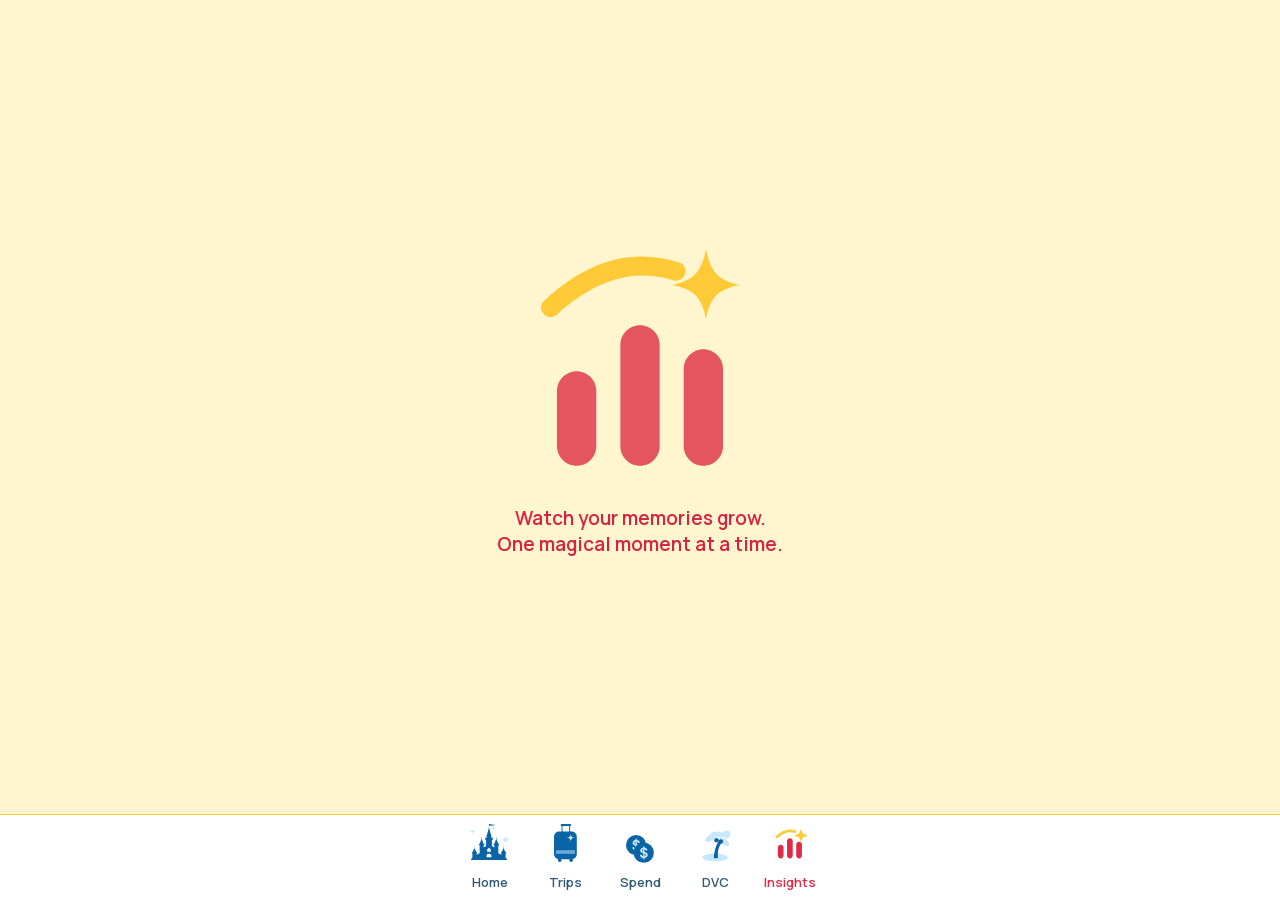
<file: insights.html>
<!DOCTYPE html>
<!--
  Insights — real screen. Visual truth: Figma Insights section 25:557, read via
  figwright 2026-07-26. Every padding / gap / size / radius / stroke below is a
  literal auto-layout value from a frame read, never an estimate, never a
  screenshot measurement.

  Frames read (all five):
    01. Zero                          74:2911
    02. active-cards                  74:3015
    02a. active-cards-all-time-open   84:3794
    02b. active-cards-early-open      84:4214
    03. active-graphs                 74:3069
  Plus the authored card variants, because a board instance can be a stale
  placement while the component is the design:
    cards / category=insights, type=yearly-expanded   76:2860
    cards / category=insights, type=all time-expanded 84:3744
    Graphs (6 variants: line|bar × 3-year|5-year|all-time)  77:2592

  Frame logic (Active Frame 375×726, Footer 85.802238, page 375×812):
    01 Zero    pad 20             gap 40  primary CENTER  counter CENTER
    Cards      pad 32/20/20/20    gap 16  primary MIN     counter CENTER
    Graph      pad 32/20/20/20    gap 16  primary MIN     counter CENTER
  Content column is 335 (375 − 20 − 20) everywhere.

  The five DVC translation laws (specs/DVC-BUILD.md) are applied throughout:
   1. Figma rules are ZERO-height lines with centre-aligned strokes — drawn
      here with a centred ::after so they cost 0 layout. A border-top would
      push everything below down by 1.5px, compounding per rule.
   2. strokeAlign INSIDE → inset rings, never CSS borders on auto-height
      boxes. (Insights has no stroked boxes; the footer's border-top sits on
      a fixed-height element, so it is safe.)
   3. Text heights are pinned to Figma's cap boxes. `text-box: trim-both cap
      alphabetic` makes an element's box equal Figma's, and every height the
      board pins is written out (Bold 23/145% → 17, SemiBold 15/120% → 11,
      Regular 12/120% → 9, SemiBold 19/135% → 14, SemiBold 17/120% → 12).
   4. Children sit at their drawn width inside their track, not stretched.
   5. A deduped instance can hide an override — the boards were also exported
      as PNG and looked at (that is how the Zero copy block and the graph
      geometry were confirmed).

  Vector assets are exact Figma SVG exports (the sanctioned export under the
  Token Economy rule): the Zero hero rising-graph, the three snack marks, the
  `equal` glyph, the disclosure chevron, and the graph axis with its two
  arrowheads. Nothing is hand-drawn or approximated.

  BOARD DEVIATIONS — three, each one deliberate and reported to the design director:
   A. `03. active-graphs` still carries the churro milestone icons on the
      accumulative points, and translucent ghost segments in the Per Year
      bars. Both were CUT by the design director on 2026-07-20 and are frozen in Project
      Memory ("Graph view plots actuals only — no forecast ghost in either
      graph"; snack icons removed, plain $ labels). Project Memory frozen
      decisions outrank the board, and this frame was unreadable on the REST
      limit when that sync happened, so it never caught up. Built per the
      frozen decision; frame needs the amendment.
   B. `02b. active-cards-early-open` opens a year using an `all time-expanded`
      instance — its inner tiles still read Most Days / Most Trips / Largest
      Burn and the pill still says "Tap to hide all time details". The
      authored `yearly-expanded` component (76:2860) is the real design and
      says Actual spend / Forecasted / Variance, "Tap to hide trip details".
      Built from the component; the frame placement needs swapping.
   C. There is no Cards↔Graph control drawn on ANY board, and `headers /
      header-insights` has no slot for one. Spec §4 calls for a segmented
      control top-right. Nothing was invented here — the Graph view is
      reached with ?view=graph until the design director designs the control.

  Insights WRITES NOTHING. It is a pure reader (repository philosophy);
  the only storage call anywhere in this file is a read.
-->
<html lang="en">
<head>
<meta charset="UTF-8" />
<meta name="viewport" content="width=device-width, initial-scale=1.0, viewport-fit=cover" />
<title>WonderPlan — Insights</title>
<link rel="apple-touch-icon" href="./icons/apple-touch-icon.png" />
<link rel="icon" type="image/png" sizes="32x32" href="./icons/icon-32.png" />
<link rel="icon" type="image/png" sizes="16x16" href="./icons/icon-16.png" />
<link rel="manifest" href="./manifest.webmanifest" />
<!-- iOS is the platform this matters on. Safari evicts IndexedDB after 7 days
     without a visit, and a Home Screen app is exempt — so these tags are not
     polish, they are what stops a tester losing their ledger by not opening
     the app for a week. `apple-mobile-web-app-capable` is still required:
     iOS only began honouring the manifest's display mode in 16.4. -->
<meta name="apple-mobile-web-app-capable" content="yes" />
<meta name="mobile-web-app-capable" content="yes" />
<meta name="apple-mobile-web-app-status-bar-style" content="default" />
<meta name="apple-mobile-web-app-title" content="WonderPlan" />
<meta name="theme-color" content="#DE2C47" />
<!-- No webfont <link>: Manrope and 42dot Sans are self-hosted in css/theme.css
     (the design director, 2026-08-02), so the app makes no third-party request at all. -->
<link rel="stylesheet" href="css/theme.css">
<!-- classic + blocking on purpose: sets <html data-theme> before first paint -->
<script src="js/theme.js"></script>
<style>
/* ══ Theme tokens live in css/theme.css — ONE copy for all five screens ══ */

/* ══ Structural tokens — Figma variables, values verified in the frame reads ══ */
:root {
  --font: "Manrope", -apple-system, BlinkMacSystemFont, "Segoe UI", Roboto, sans-serif;

  /* One fixed value across all 16 themes (PALETTE-CONTRACT §, the design director
     2026-07-18): grey is the voice of "that's a shame", not a warning. The
     board binds Variance and Largest Burn to it, which is consistent with
     "the user is never colour-punished for overspending". */
  --attention: #757575;                /* color/attention */

  --surface-overlay: #FFFFFF8C;        /* color/Surface-Overlay — disclosure pill */
  --radius-chip: 7px;                  /* radius/chip — stat-tiles AND the
                                          disclosure pill (the design director 2026-07-26:
                                          pill rebound radius/compact-card 12 →
                                          radius/chip 7 to match the white
                                          stat-tiles; board already updated) */
  --radius-strip: 6px;                 /* radius/strip — category bar tops */
  --space-1: 8px; --space-2: 12px; --space-3: 16px; --space-4: 24px;
  --border-strong: 1.5px;              /* border/strong — Rule + graph axis */
  --footer-h: 85.802238px;
  --shadow-card: 0 1px 3px rgba(30,30,30,0.10);
  --col: 335px;                        /* content column */

  /* Insights category group — an INDEPENDENT variable set that stays
     identical across all 16 themes (frozen). Values are read from
     the Figma variables `insight-cat/*`, which the design director has since authored and
     bound; they SUPERSEDE the placeholder table in INSIGHTS-SPEC §3.
     These are identity colours, never semantic feedback. */
  --cat-transportation: #E34B62;       /* insight-cat/transportation 76:2515 */
  --cat-lodging:        #8AC0E5;       /* insight-cat/lodging        76:2516 */
  --cat-food:           #0A64A5;       /* insight-cat/food           76:2517 */
  --cat-activity:       #FFEB94;       /* insight-cat/activity       76:2521 */
  --cat-gifts:          #FFCA35;       /* insight-cat/gifts          76:2519 */
  /* Label ink per category, exactly as bound on `graph bar-detail`: white on
     the two dark grounds, ink on the three light ones. */
  --on-transportation: var(--on-primary);
  --on-lodging:        var(--ink);
  --on-food:           var(--on-primary);
  --on-activity:       var(--ink);
  --on-gifts:          var(--ink);
}

/* ══ Base ══ */
* { margin: 0; padding: 0; box-sizing: border-box; }
html, body { height: 100%; }
/* ══ The app frame (the design director, 2026-07-27) ══════════════════════════════════
   The five screens used to disagree above 375px: Home and Trips pinned their
   content left (states positioned at literal board coordinates), while Spend,
   DVC and Insights centred theirs. the design director chose centred for all.

   The whole frame is capped and centred — content AND footer together — so a
   wide window shows one phone-width column, not a narrow column sitting on a
   full-width bar. html carries the page colour so the margins match.

   At 375 and below this is completely inert, which is why it changes no
   audited pixel: 375 is the drawn width and the QA viewport.

   Home and Trips keep literal board coordinates INSIDE the frame — those are
   the drawn Figma values, and re-expressing them as flex gaps would mean
   inventing spacing nobody drew. Centring the frame achieves the chosen
   behaviour without touching them. */
html { background: var(--bg); }
body { font-family: var(--font); background: var(--bg); color: var(--ink);
  width: 100%;
  display: flex; flex-direction: column; overflow: hidden; }
button { font: inherit; background: none; border: 0; cursor: pointer; color: inherit;
  text-align: inherit; display: block; }
:focus-visible { outline: 3px solid var(--primary); outline-offset: 2px; }
/* Figma cap-height vertical trim — makes element heights equal Figma's boxes */
.txt { text-box: trim-both cap alphabetic; }
.sr { position: absolute; width: 1px; height: 1px; padding: 0; overflow: hidden;
  clip: rect(0 0 0 0); white-space: nowrap; border: 0; }

/* ══ Text styles — Figma text styles, verbatim (height = the pinned cap box) ══ */
.t-h1   { font-weight: 700; font-size: 23px; line-height: 145%; min-height: 17px; }
.t-h3   { font-weight: 600; font-size: 19px; line-height: 135%; min-height: 14px; }
.t-17   { font-weight: 600; font-size: 17px; line-height: 120%; min-height: 12px; }
.t-15b  { font-weight: 600; font-size: 15px; line-height: 120%; min-height: 11px; }
.t-13b  { font-weight: 600; font-size: 13px; line-height: 120%; min-height: 9px; }
.t-12   { font-weight: 400; font-size: 12px; line-height: 120%; min-height: 9px; }
.t-9b   { font-weight: 700; font-size:  9px; line-height: 120%; }
.t-13   { font-weight: 600; font-size: 13px; line-height: 120%; }  /* footer */

/* ══ Active Frame ══ */
/* The app column is 375 and the FOOTER BAND is not (the design director 2026-08-01,
   option 1). The constraint used to sit on `body`, so the white band ended
   with the app: at any window wider than 375 the column centred and theme
   background showed on BOTH sides of the band, which read as the footer
   stopping short. The column now lives on `main`, and `body` is free to be as
   wide as the window — so the band spans it while the five 75px tabs stay
   centred on 375 by the footer's own `justify-content: center`.
   Nothing drawn moves: `main` is the positioned ancestor on Home and Trips,
   so every absolute coordinate inside it is unchanged. */
/* overflow-x restored 2026-08-01. Moving the 375 column from `body` to `main`
   also moved the CLIP: `body { overflow: hidden }` used to crop everything to
   375, and with `body` now as wide as the window that guard was silently gone,
   so anything overflowing this column could paint into the side gutters.
   `clip`, not `hidden`, because these mains scroll vertically and `hidden`
   would make this box a scroll container on both axes. */
main { flex: 1; min-height: 0; overflow-x: clip; display: flex; flex-direction: column;
  width: 100%; max-width: 375px; margin-inline: auto; }
.state { display: none; flex: 1; min-height: 0; flex-direction: column; align-items: center; }
.state.on { display: flex; }
.frame-zero  { padding: 20px;          gap: 40px; justify-content: center; }
.frame-page  { padding: 32px 20px 20px; gap: 16px; }
.state > * { width: var(--col); flex: none; }

/* ══ 01. Zero ══
   icon-graph is a 175×209 layout box whose art overflows on every side
   (clipsContent false): children span local (−11.96,−7.47)…(208.28,209.32),
   so the export is 221×217 and is offset back onto the box. */
.zero-icon { width: 175px; height: 209px; position: relative; }
.zero-icon svg { position: absolute; left: -11.961481px; top: -7.470641px; }
/* --primary-text: see home.html — option A (the design director, 2026-07-28). */
.zero-copy { width: 335px; text-align: center; color: var(--primary-text);
  font-weight: 600; font-size: 19px; line-height: 135%; min-height: 40px; }

/* ══ headers / header-insights (335 × 33) ══ */
.header-insights { display: flex; flex-direction: column; gap: 16px; align-items: center; }
.text-row { width: 100%; display: flex; align-items: center; justify-content: center; gap: 8px; }

/* ══ Rule / primary ══
   Figma rules are ZERO-height lines with a centre-aligned stroke: they must
   contribute 0 to layout, or every element below drifts down by 1.5px. */
.rule { width: 100%; height: 0; position: relative; }
.rule::after { content: ""; position: absolute; left: 0; right: 0;
  top: calc(var(--border-strong) / -2); height: var(--border-strong); background: var(--primary); }

/* ══ Cards view — Content (335 × 625, FILL/FIXED, gap 16) ══
   The board makes the YEAR LIST the scroll region, not the page: Content is a
   fixed-height column and `scroll container` absorbs the change when a card
   expands. Translated as flex-shrink on the list so the layout stays inside
   625 instead of overflowing the frame the way Figma does. */
.content { flex: 1 1 auto; min-height: 0; display: flex; flex-direction: column;
  gap: 16px; align-items: stretch; width: 100%; }
.block-top { display: flex; flex-direction: column; gap: 16px; align-items: center; }
.scroll { flex: 1 1 0; min-height: 0; overflow-y: auto; overflow-x: hidden;
  display: flex; flex-direction: column; gap: 16px; align-items: stretch;
  /* a classic scrollbar would eat the 335 column; the board has none */
  scrollbar-width: none; }
.scroll::-webkit-scrollbar { display: none; }

/* ══ cards · category=insights · type=overview  (the snack card, 318 × 106.71) ══ */
.card-snacks { display: flex; align-items: center; justify-content: center;
  padding: 8px 0; align-self: center; }
.snack { width: 90px; display: flex; flex-direction: column; align-items: center; gap: 12px; }
.snack-figures { display: flex; flex-direction: column; align-items: center; gap: 4px; }
.snack-count { color: var(--ink); }
.snack-label { color: var(--ink); }
.equal { width: 24px; height: 18px; flex: none; display: block; }

/* ══ cards · category=insights · type="all time" | "yearly" ══
   Both are `data trend` + a disclosure pill, VERTICAL gap 4. */
.card { display: flex; flex-direction: column; gap: 4px; width: 100%; }
.data-trend { display: flex; align-items: center; gap: 8px; width: 100%;
  filter: drop-shadow(0 1px 3px rgba(30,30,30,0.10)); }
.stat-tile { border-radius: var(--radius-chip); background: var(--surface); }

/* all time — two equal tiles, label over value, both centred */
.tile-stack { flex: 1; display: flex; flex-direction: column; gap: 8px; padding: 8px; }
.tile-stack .label { text-align: center; color: var(--ink); }
.tile-stack .value { text-align: center; }

/* yearly — year tile is FIXED 200, trips tile FILLs; both are
   SPACE_BETWEEN with the two texts sitting on the tile's BOTTOM edge */
.tile-row { display: flex; align-items: flex-end; justify-content: space-between;
  gap: 8px; padding: 8px 24px; }
.tile-row.year { width: 200px; flex: none; }
.tile-row.count { flex: 1; }
.tile-row .label { text-align: center; color: var(--ink); }
.tile-row .value { text-align: center; }
/* Grid children sit at their DRAWN width, not stretched (law 4): the year
   label is a 37px box inside the 200px tile. */
.tile-row.year .label { width: 37px; flex: none; }

.v-accent { color: var(--accent); }
.v-muted  { color: var(--muted); }
.v-dvc    { color: var(--dvc-primary); }
.v-attn   { color: var(--attention); }

/* ══ trip insight-closed / -expanded — the disclosure pill ══ */
.pill { width: 100%; padding: 4px 12px 0; border-radius: var(--radius-chip);
  background: var(--surface-overlay); overflow: hidden;
  display: flex; flex-direction: column; gap: 4px; align-items: center; }
.disclose { width: 100%; height: 11px; padding: 0 1px; display: flex;
  align-items: center; gap: 8px; color: var(--ink); }
/* 311x11 with 116 / 67px of clear space — 44 tall, drawn row unmoved
   (the design director 2026-08-01). The view dots below already carry their own ::after
   (40x40 at a 40px gap) and are deliberately left alone. */
.disclose { position: relative; }
.disclose::after { content: ''; position: absolute; left: 50%; top: 50%;
  transform: translate(-50%, -50%); width: 100%; height: 44px; }
/* `arrows / menu pull down` is a DOWN triangle; the collapsed variant carries
   Figma rotation 90 (counter-clockwise) → the apex points RIGHT, so CSS needs
   −90deg. Expanded is rotation 0, i.e. the glyph as drawn. */
.chev { width: 11px; height: 11px; flex: none; display: block; transform: rotate(-90deg);
  transition: transform .15s ease; }
[data-open="true"] .chev { transform: rotate(0deg); }
.disclose .cap { height: 9px; }

/* `graph bar` and `graph bar-detail` are 335 FIXED inside the pill's 311
   content box: wider than their parent, and the pill is counter-axis CENTER,
   so they overflow symmetrically and land at x=0 — flush with the card edge,
   clipped by the pill's 7px radius.
   The centred overflow IS the whole mechanism. An extra negative margin
   double-counts it: flexbox resolves the margin first, so the bar ends up
   half the margin (6px) LEFT of the card edge. Width only. */
.bleed { width: calc(100% + 24px); flex: none; }
.mixbar { height: 6px; display: flex; overflow: hidden; }
.mixbar > i { display: block; height: 100%; }
/* booked-future ghost — same bar, ~50% translucency (PALETTE-CONTRACT L3) */
.mixbar > i.ghost { background: var(--muted); opacity: .5; }

/* ══ graph bar-detail — the vertical category chart (335 × 100) ══ */
.catbars { height: 100px; display: grid; grid-template-columns: repeat(5, 1fr);
  align-items: end; overflow: hidden; }
.catbar { position: relative; display: flex; align-items: flex-end; justify-content: center;
  padding-bottom: 4px; border-radius: var(--radius-strip) var(--radius-strip) 0 0; }
.catbar span { height: 17px; text-align: center; white-space: pre; }
/* A label that cannot fit ON its bar moves OFF it (the design director, 2026-07-28), rather
   than sitting half on the bar and half on the page ground — which is what
   produced the app's worst contrast reading, 1.14:1, since one ink cannot
   serve two grounds at once. Threshold is the label's own height plus the
   base padding twice; see `catbars()` for the derivation. */
.catbar--outside > span { position: absolute; left: 0; right: 0;
  bottom: 100%; margin-bottom: 4px; }

/* ══ cards · category=trips · type=overview — inside an expanded card ══ */
.trip-card { width: 100%; padding-top: 4px; display: flex; flex-direction: column; gap: 8px; }
/* The board draws these two texts as FIXED 309 boxes inside the 311 column. */
.trip-head { width: 100%; display: flex; flex-direction: column; gap: 8px; }
.trip-head > * { width: 309px; color: var(--ink); }
.trip-tiles { width: 100%; display: flex; align-items: center; gap: 8px; }
.trip-tiles .stat-tile { flex: 1; display: flex; flex-direction: column; gap: 8px;
  padding: 8px; box-shadow: var(--shadow-card); }
/* the all-time superlative tile is padded 4/8/6/8, not 8 all round */
.super-tiles .stat-tile { padding: 4px 8px 6px; }
.trip-tiles .label { text-align: center; color: var(--ink); }
.trip-tiles .value { text-align: center; }
/* superlative value = year (SemiBold 19/135%) over metric (SemiBold 13/120%) */
.super { height: 30px; display: flex; flex-direction: column; align-items: stretch;
  justify-content: space-between; }
.super > * { text-align: center; }
.super .yr { font-weight: 600; font-size: 19px; line-height: 135%; height: 14px; }
.super .mt { font-weight: 600; font-size: 13px; line-height: 120%; height: 9px; }

/* ══ Graph view ══ */
.graph-scroll { flex: 1 1 0; min-height: 0; width: 100%; overflow-y: auto;
  overflow-x: hidden; display: flex; flex-direction: column; gap: 16px;
  align-items: center; scrollbar-width: none; }
.graph-scroll::-webkit-scrollbar { display: none; }
.graph-block { width: 100%; flex: none; display: flex; flex-direction: column; gap: 8px; align-items: center; }
.graph-block.accumulative { padding-bottom: 12px; }
.graph { width: 100%; display: flex; flex-direction: column; gap: 6px; }
/* the line graph's H3 row is drawn FIXED 14, the bar graph's HUG 12 */
.graph.line .range-label { height: 14px; }
.graph.bar  .range-label { height: 12px; }
.range-label { display: flex; align-items: flex-start; justify-content: center; }
.plot { width: 335px; height: 235px; position: relative; }
.plot svg { position: absolute; inset: 0; overflow: visible; }
.plot .axis { color: var(--primary); }
.dots { height: 10px; display: flex; align-items: center;
  justify-content: center; gap: 40px; }
.dots.range { width: 110px; }
.dots i { width: 10px; height: 10px; border-radius: 50%; background: var(--primary);
  opacity: .5; display: block; }
.dots i.on { opacity: 1; }
/* A 10px dot is a 10px tap target. The ::after grows the touch area to 40px
   at ZERO layout cost, so the drawn geometry is untouched. */
.dots button { position: relative; }
.dots button::after { content: ""; position: absolute; inset: -15px; }

/* ══ view dots — the Cards ⇄ Graph swap (the design director 2026-07-26) ══
   Same architecture as the graph range pages: 10px dots, 40px apart, active
   at full opacity and inactive at 0.5. Rendered in --accent so the view
   switch reads as a different class of control from a graph's range pages,
   which stay --primary. (--attention was the first pick and was corrected
   2026-07-26: it is reserved for system failures and destructive confirms,
   and persistent chrome is neither.) Pinned at the foot of the Active Frame,
   above the footer nav, so it is reachable from any scroll position.
   NOT ON THE BOARD YET — supersedes the "segmented control top-right" that
   INSIGHTS-SPEC §4 called for and that was drawn nowhere. */
.view-dots { width: 60px; flex: none; align-self: center; }
.view-dots i { background: var(--accent); }

/* ══ Footer · variant Insights ══ */
footer.footer { flex: none; height: var(--footer-h); background: var(--surface);
  border-top: 1.900338px solid var(--deco); display: flex; justify-content: center; }
.tab { position: relative; width: 75px; height: 83.901894px;
  display: block; text-decoration: none; -webkit-tap-highlight-color: transparent; }
.tab:focus-visible { outline: 2px solid var(--primary); outline-offset: -2px; border-radius: 8px; }
.tab .label { position: absolute; top: 60px; left: 0; right: 0; text-align: center; color: var(--ink); }
.tab.on .label { color: var(--primary); }
.tab svg { position: absolute; }

@media (prefers-reduced-motion: reduce) { .chev { transition: none; } }
/* ══ iOS safe areas (the design director, 2026-08-02) ═══════════════════════════════════
   Reported on the live beta: a yellow strip under the footer, on every
   screen. Without `viewport-fit=cover` Safari keeps the layout OUT of the
   safe areas and paints them with the html background — which is the theme
   colour, so the home-indicator band read as the footer stopping short.
   Cover hands the layout those bands; `padding-top` on body puts the
   content back exactly where it sat before, and the footer's own white now
   reaches the physical bottom edge. Nothing drawn moves — where there is no
   inset (every desktop browser, and any phone without an indicator) both
   values resolve to 0, so this is inert off iOS. */
body { padding-top: env(safe-area-inset-top, 0px); }
footer.footer {
  height: calc(var(--footer-h) + env(safe-area-inset-bottom, 0px));
  padding-bottom: env(safe-area-inset-bottom, 0px);
}
</style>
</head>
<body>

<main>
  <!-- ══════ 01. Zero ══════ -->
  <section class="state frame-zero" data-state="zero">
    <div class="zero-icon" aria-hidden="true">
      <svg width="221" height="217" viewBox="0 0 221 217" fill="none" xmlns="http://www.w3.org/2000/svg">
        <path d="M2.5877 64.8079C-0.881425 61.3199 -0.882225 55.6399 2.70468 52.2745C46.2807 11.3892 91.6381 -1.4357 138.777 13.7999C143.408 15.2966 145.68 20.4392 143.972 25.0183L143.687 25.7826C141.938 30.4724 136.702 32.7591 131.945 31.2724C93.2333 19.1748 54.5217 30.6409 15.8101 65.6707C12.2071 68.931 6.66652 68.909 3.2389 65.4627L2.5877 64.8079Z" fill="var(--deco)"/>
        <path opacity="0.8" d="M55.2943 142.104C55.2943 131.186 46.4911 122.334 35.6317 122.334C24.7723 122.334 15.969 131.186 15.969 142.104V197.02C15.969 207.939 24.7723 216.79 35.6317 216.79C46.4911 216.79 55.2943 207.939 55.2943 197.02V142.104Z" fill="var(--primary)"/>
        <path opacity="0.8" d="M118.652 95.9807C118.652 85.0622 109.849 76.2109 98.9895 76.2109C88.1301 76.2109 79.3268 85.0622 79.3268 95.9807V197.026C79.3268 207.945 88.1301 216.796 98.9895 216.796C109.849 216.796 118.652 207.945 118.652 197.026V95.9807Z" fill="var(--primary)"/>
        <path opacity="0.8" d="M182.009 120.14C182.009 109.221 173.206 100.37 162.347 100.37C151.487 100.37 142.684 109.221 142.684 120.14V197.026C142.684 207.945 151.487 216.796 162.347 216.796C173.206 216.796 182.009 207.945 182.009 197.026V120.14Z" fill="var(--primary)"/>
        <path d="M164.994 0C169.435 22.2246 176.79 31.5333 199.014 35.9744C176.79 40.4155 169.435 47.7702 164.994 69.9948C160.553 47.7702 153.198 40.4155 130.974 35.9744C153.198 31.5333 160.553 22.2246 164.994 0Z" fill="var(--deco)"/>
      </svg>
    </div>
    <p class="zero-copy txt">Watch your memories grow.<br>One magical moment at a time.</p>
  </section>

  <!-- ══════ Cards view — 02 / 02a / 02b ══════ -->
  <section class="state frame-page" data-state="cards">
    <div class="header-insights">
      <div class="text-row"><h1 class="t-h1 txt">Your Net Trip Burn</h1></div>
      <div class="rule"></div>
    </div>

    <div class="content">
      <div class="block-top">
        <!-- cards / insights, overview — the snack comparison -->
        <div class="card-snacks" id="snacks"></div>

        <!-- cards / insights, "all time" ⇄ "all time-expanded" -->
        <article class="card" id="alltime" data-open="false"></article>
      </div>

      <div class="rule"></div>
      <div class="text-row"><h2 class="t-h1 txt">Yearly Insights</h2></div>

      <!-- scroll container — one `cards / insights, yearly` per calendar year,
           newest first; the current year is just another row. -->
      <div class="scroll" id="years"></div>
    </div>

    <div class="dots view-dots" id="v-cards"></div>
  </section>

  <!-- ══════ Graph view — 03 ══════ -->
  <section class="state frame-page" data-state="graph">
    <div class="header-insights">
      <div class="text-row"><h1 class="t-h1 txt">Your Net Trip Burn</h1></div>
      <div class="rule"></div>
    </div>

    <!-- the two graph blocks are fixed height (310 / 296); with the view dots
         taking the foot of the frame they no longer both fit, so the pair
         scrolls and the dots stay pinned. -->
    <div class="graph-scroll">
      <figure class="graph-block accumulative">
        <div class="text-row"><h2 class="t-h1 txt">Accumulative</h2></div>
        <div class="graph line" id="g-acc"></div>
        <div class="dots range" id="d-acc"></div>
      </figure>

      <figure class="graph-block">
        <div class="text-row"><h2 class="t-h1 txt">Per Year</h2></div>
        <div class="graph bar" id="g-year"></div>
        <div class="dots range" id="d-year"></div>
      </figure>
    </div>

    <div class="dots view-dots" id="v-graph"></div>
  </section>
</main>

<footer class="footer">
  <a class="tab" href="home.html">
    <svg aria-hidden="true" style="left:17.74px; top:8.85px" width="41" height="36" viewBox="0 0 41 36" fill="none" xmlns="http://www.w3.org/2000/svg"><path d="M40.5405 15.8387C37.1394 15.8387 35.5731 17.4049 35.5731 20.8172C35.5731 17.4161 34.0068 15.8387 30.6056 15.8387C34.0068 15.8387 35.5731 14.2724 35.5731 10.8602C35.5619 14.2724 37.1394 15.8387 40.5405 15.8387ZM5.54925 7.3877C3.64729 7.3877 2.77462 8.26033 2.77462 10.1622C2.77462 8.26033 1.90196 7.3877 0 7.3877C1.90196 7.3877 2.77462 6.51506 2.77462 4.61316C2.77462 6.50388 3.64729 7.3877 5.54925 7.3877ZM26.6786 4.33777C24.7766 4.33777 23.904 5.2104 23.904 7.1123C23.904 5.2104 23.0313 4.33777 21.1293 4.33777C23.0313 4.33777 23.904 3.46513 23.904 1.56323C23.904 3.46513 24.7766 4.33777 26.6786 4.33777Z" fill="var(--dvc-bg)"/><path fill-rule="evenodd" clip-rule="evenodd" d="M19.0948 0V0.0763244C19.2306 0.0477366 19.5022 1.64076e-05 19.9588 0C21.3912 0 22.4163 0.857887 23.5893 0.857887C24.1697 0.857884 25.1082 0.695958 25.3799 0.934211C25.4779 1.01951 25.1078 0.829259 24.639 1.07668C24.3674 1.21963 23.1819 1.74421 22.33 1.74427C21.478 1.74427 21.4161 1.51529 20.7246 1.51529C20.1567 1.5153 19.3666 1.86759 19.0948 1.99156V3.717C19.1073 3.76571 21.0714 11.4372 21.4655 12.046C21.6383 12.1223 21.6385 12.1224 21.6385 12.1224V12.5513L21.3052 12.6561V13.6473H22.8235V15.4582L21.9346 16.0108V21.9194L24.3551 23.5395V21.2523L23.5522 21.0045V20.0799C23.5522 20.0799 23.7287 19.9925 24.318 19.6703C24.8736 18.7839 26.2072 15.0766 26.2072 15.0766V13.0947H26.4784V15.0766C26.4784 15.0766 27.7997 18.7839 28.3677 19.6703C28.9569 20.0019 29.1335 20.0799 29.1335 20.0799V21.0045L28.3311 21.2523V29.1432C29.3806 29.6388 30.4548 30.2014 31.4919 30.8208V29.4867L30.9363 29.2959V28.3713C30.9413 28.3689 31.1176 28.281 31.7016 27.9617C32.268 27.0779 33.412 24.3176 33.4184 24.3022V22.3198H33.6896V24.3022C33.697 24.3201 34.8397 27.0782 35.4059 27.9617C35.9919 28.2915 36.1678 28.3696 36.1716 28.3713V29.2959L35.616 29.4867V33.6988C36.4813 34.4084 36.9939 34.9098 36.9939 35.9519H1.04205C1.04205 34.9098 1.52921 34.4182 2.38842 33.7084V29.4867L1.83277 29.2959V28.3713C1.84024 28.3676 2.01828 28.2787 2.59805 27.9617C3.16339 27.0796 4.30365 24.328 4.31434 24.3022V22.3198H4.58605V24.3022C4.59562 24.3253 5.73672 27.0791 6.30233 27.9617C6.89503 28.2953 7.06812 28.3713 7.06812 28.3713V29.2959L6.51248 29.4867V30.8208C7.54967 30.2014 8.61144 29.6388 9.67333 29.1432V21.2523L8.8709 21.0045V20.0799C8.87773 20.0765 9.05534 19.9879 9.63618 19.6703C10.1918 18.784 11.5255 15.0766 11.5255 15.0766V13.0947H11.7972V15.0766C11.7972 15.0766 13.1185 18.784 13.6865 19.6703C14.2664 19.9967 14.4444 20.0767 14.4517 20.0799V21.0045L13.6493 21.2523V23.5395L16.0693 21.9194V16.0108L15.1804 15.4582V13.6473H16.6992V12.6561L16.366 12.5513V12.1224C16.366 12.1224 16.3815 12.1155 16.539 12.046C16.9333 11.4362 18.8987 3.75949 18.9096 3.717V0H19.0948ZM18.9834 29.8327C17.6252 29.8327 16.539 30.5378 16.539 31.405V33.3014H21.4283V31.405C21.4283 30.5282 20.3416 29.8327 18.9834 29.8327ZM18.8602 23.8C18.8602 23.8 18.1808 24.7147 16.9954 25.5819L17.1312 25.7061V27.7261H20.7862V25.7061L20.922 25.5819C19.7834 24.7125 19.0941 23.815 19.0826 23.8H18.8602Z" fill="var(--dvc-primary)"/></svg>
    <span class="label t-13 txt">Home</span>
  </a>
  <a class="tab" href="trips.html">
    <svg aria-hidden="true" style="left:26.36px; top:8.71px" width="23" height="38" viewBox="0 0 23 38" fill="none" xmlns="http://www.w3.org/2000/svg"><rect y="7.60132" width="22.8041" height="27.5549" rx="5.06757" fill="var(--dvc-primary)"/><rect x="7.60156" width="0.950169" height="9.50169" rx="0.475084" fill="var(--dvc-primary)"/><rect x="15.2031" width="0.950169" height="9.50169" rx="0.475084" fill="var(--dvc-primary)"/><rect x="6.65137" width="10.4519" height="1.90034" rx="0.950169" fill="var(--dvc-primary)"/><circle cx="5.70112" cy="36.1065" r="1.90034" fill="var(--dvc-primary)"/><circle cx="17.103" cy="36.1066" r="1.90034" fill="var(--dvc-primary)"/><rect x="1.90039" y="28.5051" width="19.0034" height="0.950169" fill="var(--dvc-bg)"/><rect x="1.90039" y="26.6049" width="19.0034" height="0.950169" fill="var(--dvc-bg)"/><path d="M16.6675 17.6271C16.6675 14.8855 17.9287 13.6271 20.6675 13.6271C17.9287 13.6271 16.6585 12.3686 16.6675 9.62708C16.6675 12.3686 15.4062 13.6271 12.6675 13.6271C15.4062 13.6271 16.6675 14.8945 16.6675 17.6271Z" fill="var(--dvc-bg)"/></svg>
    <span class="label t-13 txt">Trips</span>
  </a>
  <a class="tab" href="spend.html">
    <svg aria-hidden="true" style="left:23.57px; top:19.48px" width="28" height="28" viewBox="0 0 28 28" fill="none" xmlns="http://www.w3.org/2000/svg"><circle cx="10.1351" cy="10.1351" r="10.1351" fill="var(--dvc-primary)"/><path fill-rule="evenodd" clip-rule="evenodd" d="M10.8973 5.01299C11.3927 5.06572 11.8287 5.18177 12.205 5.36312C12.7452 5.6095 13.158 5.95575 13.4422 6.40113C13.7265 6.84652 13.8691 7.35844 13.8691 7.93649H11.9502C11.9123 7.51006 11.7602 7.18283 11.4949 6.95539C11.3503 6.82686 11.1509 6.73539 10.8973 6.6795V9.36917L10.9542 9.38649C11.229 9.47178 11.5426 9.58044 11.8933 9.71311C12.2532 9.83628 12.5985 10.0075 12.93 10.2253C13.2617 10.4338 13.5319 10.7082 13.7404 11.0493C13.9583 11.3809 14.067 11.7979 14.067 12.3001C14.067 12.9161 13.9204 13.4565 13.6266 13.9208C13.3328 14.3756 12.8968 14.7315 12.3189 14.9873C11.9164 15.1616 11.4423 15.2717 10.8973 15.3226V16.5363H9.51908V15.3238C8.5952 15.2404 7.8741 14.979 7.3577 14.532C6.72298 13.9729 6.38191 13.2191 6.33453 12.2716H8.31034C8.32929 12.6033 8.41069 12.8789 8.55283 13.0969C8.69497 13.305 8.90308 13.4616 9.17762 13.5657C9.28225 13.6054 9.3966 13.634 9.51908 13.6585V10.7227L9.41887 10.6942C8.56634 10.4479 7.88415 10.1068 7.37254 9.67105C6.86084 9.23515 6.6055 8.65666 6.60548 7.93649C6.60548 7.2921 6.76166 6.75167 7.07438 6.31576C7.39655 5.88001 7.8326 5.54843 8.3821 5.32105C8.73064 5.17686 9.10957 5.07811 9.51908 5.02536V3.80054H10.8973V5.01299ZM10.8973 13.6511C11.1881 13.5888 11.4301 13.4863 11.6223 13.3381C11.954 13.0728 12.1197 12.717 12.1197 12.2716C12.1196 12.0254 12.049 11.831 11.9069 11.6889C11.7742 11.5373 11.5841 11.4096 11.3378 11.3054C11.2019 11.2456 11.055 11.1894 10.8973 11.1359V13.6511ZM9.51908 6.6894C9.28001 6.74817 9.08579 6.84143 8.93636 6.97024C8.66172 7.19756 8.52451 7.50496 8.52438 7.89319C8.52438 8.08272 8.57602 8.24964 8.68026 8.39178C8.78437 8.52421 8.91245 8.63737 9.0638 8.73201C9.20761 8.81661 9.36017 8.88782 9.51908 8.94976V6.6894Z" fill="var(--dvc-bg)"/><circle cx="17.7366" cy="17.7365" r="10.1351" fill="var(--dvc-primary)"/><path fill-rule="evenodd" clip-rule="evenodd" d="M18.4985 12.6143C18.9939 12.667 19.4299 12.7831 19.8062 12.9644C20.3464 13.2108 20.7591 13.5571 21.0434 14.0024C21.3277 14.4478 21.4703 14.9598 21.4703 15.5378H19.5514C19.5135 15.1114 19.3614 14.7841 19.0961 14.5567C18.9515 14.4282 18.7521 14.3367 18.4985 14.2808V16.9705L18.5554 16.9878C18.8302 17.0731 19.1438 17.1818 19.4945 17.3144C19.8544 17.4376 20.1997 17.6088 20.5312 17.8266C20.8629 18.0351 21.1331 18.3095 21.3416 18.6506C21.5595 18.9822 21.6682 19.3993 21.6682 19.9014C21.6682 20.5174 21.5215 21.0578 21.2278 21.5221C20.934 21.9769 20.498 22.3328 19.9201 22.5886C19.5175 22.763 19.0435 22.873 18.4985 22.9239V24.1376H17.1203V22.9251C16.1964 22.8417 15.4753 22.5804 14.9589 22.1333C14.3242 21.5742 13.9831 20.8204 13.9357 19.873H15.9115C15.9305 20.2046 16.0119 20.4802 16.154 20.6982C16.2962 20.9063 16.5043 21.0629 16.7788 21.1671C16.8834 21.2068 16.9978 21.2353 17.1203 21.2599V18.324L17.0201 18.2955C16.1675 18.0492 15.4853 17.7081 14.9737 17.2724C14.462 16.8365 14.2067 16.258 14.2067 15.5378C14.2067 14.8934 14.3629 14.353 14.6756 13.9171C14.9977 13.4813 15.4338 13.1498 15.9833 12.9224C16.3318 12.7782 16.7108 12.6794 17.1203 12.6267V11.4019H18.4985V12.6143ZM18.4985 21.2524C18.7893 21.1901 19.0313 21.0876 19.2235 20.9394C19.5552 20.6741 19.7209 20.3183 19.7209 19.873C19.7208 19.6267 19.6502 19.4323 19.5081 19.2902C19.3754 19.1387 19.1853 19.0109 18.939 18.9067C18.8031 18.8469 18.6562 18.7907 18.4985 18.7372V21.2524ZM17.1203 14.2907C16.8812 14.3495 16.687 14.4427 16.5376 14.5716C16.2629 14.7989 16.1257 15.1063 16.1256 15.4945C16.1256 15.684 16.1772 15.851 16.2815 15.9931C16.3856 16.1255 16.5136 16.2387 16.665 16.3333C16.8088 16.4179 16.9614 16.4891 17.1203 16.5511V14.2907Z" fill="var(--dvc-bg)"/></svg>
    <span class="label t-13 txt">Spend</span>
  </a>
  <a class="tab" href="dvc.html">
        <!-- 19,13 is the board's own coordinate for this mark (Figma 41:1008, the
         `svg` frame inside the DVC span). Ruled 2026-08-02: unlike the other
         four footer icons this one is NOT optically compensated — it is
         placed exactly as drawn. -->
        <svg aria-hidden="true" style="left:19px; top:13px" width="36" height="36" viewBox="0 0 36 36" fill="none" xmlns="http://www.w3.org/2000/svg"><path d="M17.9999 33.3C24.9587 33.3 30.5999 31.5539 30.5999 29.4C30.5999 27.2461 24.9587 25.5 17.9999 25.5C11.0411 25.5 5.3999 27.2461 5.3999 29.4C5.3999 31.5539 11.0411 33.3 17.9999 33.3Z" fill="var(--dvc-bg)"/><path d="M16.7998 30.3C17.0998 23.4 18.7498 17.4 21.5998 13.2L24.1498 15.3C21.1498 19.5 20.5498 24.3 20.8498 30.3H16.7998Z" fill="var(--dvc-primary)"/><path d="M22.6663 9.94336C23.678 8.7376 26.5565 9.48718 29.095 11.6172C31.6333 13.7472 32.8714 16.4515 31.8596 17.6572C30.8479 18.863 27.9694 18.1134 25.4309 15.9834C22.8926 13.8535 21.6548 11.1492 22.6663 9.94336ZM29.6634 2.40039C31.8171 2.40054 33.5627 4.14608 33.5628 6.2998C33.5628 8.45362 31.8171 10.2 29.6634 10.2002C28.2273 10.2002 26.973 9.42332 26.2962 8.26758C25.0103 8.95006 22.8631 9.31033 20.4641 9.14258C20.0036 9.11037 19.5551 9.05923 19.1223 8.99316C18.3776 9.94436 17.3196 10.9242 16.0403 11.7871C12.8812 13.9179 9.56942 14.5316 8.64284 13.1582C7.71634 11.7846 9.52655 8.94345 12.6858 6.8125C13.0558 6.56292 13.428 6.33415 13.7981 6.12695C13.7791 6.02467 13.7723 5.92167 13.7796 5.81836C13.8894 4.24826 17.0603 3.19128 20.8616 3.45703C22.97 3.60446 24.8296 4.12807 26.0491 4.83301C26.6288 3.40625 28.0284 2.40039 29.6634 2.40039Z" fill="var(--dvc-bg)"/><path d="M19.5 14.55C20.7426 14.55 21.75 13.5427 21.75 12.3C21.75 11.0574 20.7426 10.05 19.5 10.05C18.2574 10.05 17.25 11.0574 17.25 12.3C17.25 13.5427 18.2574 14.55 19.5 14.55Z" fill="var(--dvc-primary)"/><path d="M23.8501 15.75C25.0927 15.75 26.1001 14.7426 26.1001 13.5C26.1001 12.2574 25.0927 11.25 23.8501 11.25C22.6075 11.25 21.6001 12.2574 21.6001 13.5C21.6001 14.7426 22.6075 15.75 23.8501 15.75Z" fill="var(--dvc-primary)"/></svg>
    <span class="label t-13 txt">DVC</span>
  </a>
  <a class="tab on" href="insights.html" aria-current="page">
    <svg aria-hidden="true" style="left:22.62px; top:13.49px" width="33" height="30" viewBox="0 0 33 30" fill="none" xmlns="http://www.w3.org/2000/svg"><path d="M0.895828 8.81396C0.401075 8.3192 0.400989 7.51357 0.91226 7.03591C7.24023 1.12389 13.8274 -0.727922 20.6736 1.48046C21.3338 1.69342 21.658 2.4228 21.4144 3.07233L21.3583 3.22188C21.1089 3.88711 20.3623 4.21159 19.6841 3.99981C14.0601 2.24352 8.43617 3.89921 2.81221 8.96689C2.29864 9.42966 1.5084 9.42653 1.01956 8.93769L0.895828 8.81396Z" fill="var(--deco)"/><path d="M8.55154 18.6867C8.55154 17.1124 7.27532 15.8362 5.70103 15.8362C4.12674 15.8362 2.85052 17.1124 2.85052 18.6867V26.6048C2.85052 28.1791 4.12674 29.4553 5.70103 29.4553C7.27532 29.4553 8.55154 28.1791 8.55154 26.6048V18.6867Z" fill="var(--primary)"/><path d="M17.7365 12.0356C17.7365 10.4613 16.4603 9.18506 14.886 9.18506C13.3117 9.18506 12.0355 10.4613 12.0355 12.0356V26.6048C12.0355 28.1791 13.3117 29.4553 14.886 29.4553C16.4603 29.4553 17.7365 28.1791 17.7365 26.6048V12.0356Z" fill="var(--primary)"/><path d="M26.9215 15.5195C26.9215 13.9452 25.6453 12.6689 24.071 12.6689C22.4967 12.6689 21.2205 13.9452 21.2205 15.5195V26.6048C21.2205 28.179 22.4967 29.4553 24.071 29.4553C25.6453 29.4553 26.9215 28.179 26.9215 26.6048V15.5195Z" fill="var(--primary)"/><path d="M25.9713 0L27.8717 4.59248L32.4642 6.49282L27.8717 8.39316L25.9713 12.9856L24.071 8.39316L19.4785 6.49282L24.071 4.59248L25.9713 0Z" fill="var(--deco)"/></svg>
    <span class="label t-13 txt">Insights</span>
  </a>
</footer>

<template id="tpl-mixbar">
  <div class="bleed mixbar"><i></i><i></i><i></i><i></i><i></i></div>
</template>

<script type="module">
import { deriveInsights, CATEGORIES } from './js/insights-derive.js';
import { plural, money } from './js/format.js';
import { duesRowsFor } from './js/forecast.js';
import { makeForecastBundle } from './js/forecast-bundle.js';
import { openIdb } from './js/storage/adapter-idb.js';
import { createRepo } from './js/storage/repo.js';

/* ══ display labels — the transportation → "Travel" swap happens ONLY here,
      at the render boundary. Internal keys stay `transportation` everywhere. */
const LABEL = { transportation: 'Travel', lodging: 'Lodging', food: 'Food',
                activity: 'Activity', gifts: 'Gifts' };

const $ = sel => document.querySelector(sel);
const el = (tag, cls, txt) => { const n = document.createElement(tag);
  if (cls) n.className = cls; if (txt != null) n.textContent = txt; return n; };

/* chevron — exact Figma export of `arrows / menu pull down` (57:3730) */
const CHEV = '<svg class="chev" width="11" height="11" viewBox="0 0 18 11" fill="none" xmlns="http://www.w3.org/2000/svg"><path d="M18 0L9 11L0 0H18Z" fill="currentColor"/></svg>';

/* graph axis — exact Figma export of the L-axis with both arrowheads
   (335 × 218.97 node; the export is 340 × 224 because the arrowheads bleed) */
const AXIS = '<svg class="axis" width="340" height="224" viewBox="0 0 340 224" fill="none" xmlns="http://www.w3.org/2000/svg" aria-hidden="true"><path d="M4.33014 0L1.19209e-05 7.5H8.66027L4.33014 0ZM4.33014 218.966H3.58014V219.716H4.33014V218.966ZM339.33 218.966L331.83 214.635V223.296L339.33 218.966ZM4.33014 6.75H3.58014V218.966H4.33014H5.08014V6.75H4.33014ZM4.33014 218.966V219.716H332.58V218.966V218.216H4.33014V218.966Z" fill="currentColor"/></svg>';

/* snack marks — exact Figma exports of the three `icons` components, stored
   once as viewBox + paths so the Hero card and the graph points share one
   copy. Fills that Figma binds to a variable use the token; the rest are the
   literal hex the component carries. The export's clip-path wrapper is
   dropped: the art is authored inside the viewBox, so it never clipped
   anything, and duplicate clip ids in one document are invalid. */
const SNACK_ART = {
  'mickey-ice-bar': { vb: '0 0 17 24', paths:
    `<path d="M0 0H6.61111V6.72H10.3889V0H17V6.72H14.1667V9.6H16.0556V18.24H11.3333V24H5.66667V18.24H0.944444V9.6H2.83333V6.72H0V0Z" fill="var(--ink)"/><path d="M1.88892 1.92004H5.66669V7.68004H11.3334V1.92004H15.1111V5.76004H12.2778V10.56H14.1667V16.32H2.83336V10.56H4.72225V5.76004H1.88892V1.92004Z" fill="#5B3A2E"/><path d="M14.1667 2.88H16.0556V4.8H14.1667V2.88ZM12.2778 4.8H14.1667V6.72H12.2778V4.8Z" fill="#FFF6CF"/><path d="M4.72217 9.59998H6.61106V11.52H4.72217V9.59998ZM9.44439 9.59998H11.3333V11.52H9.44439V9.59998Z" fill="var(--surface)"/><path d="M7.55566 18.24H9.44455V23.04H7.55566V18.24Z" fill="#FFF6CF"/><path d="M5.66675 17.28H11.3334V19.2H5.66675V17.28Z" fill="var(--ink)"/>` },
  'dole-whip': { vb: '0 0 22 24', paths:
    `<path d="M9 0H13V1.84615H16V3.69231H18V6.46154H20V10.1538H22V13.8462H18V24H4V13.8462H0V10.1538H2V6.46154H4V3.69231H6V1.84615H9V0Z" fill="var(--ink)"/><path d="M9 1.84619H13V3.69235H16V6.46158H18V9.23081H20V12H2V9.23081H4V6.46158H6V3.69235H9V1.84619Z" fill="#FFF6CF"/><path d="M10 3.69226H14V5.53841H16V7.38457H18V9.23072H4V7.38457H7V5.53841H10V3.69226Z" fill="#FFCA35"/><path d="M6 8.30774H19V11.077H3V9.23082H6V8.30774Z" fill="#FFF6CF"/><path d="M6 13.8462H16V22.1539H6V13.8462Z" fill="#C68D00"/><path d="M8 15.6923H10V20.3076H8V15.6923Z" fill="var(--surface)"/><path d="M4 13.8462H18V15.6923H4V13.8462ZM5 22.1539H17V24H5V22.1539Z" fill="var(--ink)"/>` },
  'churro': { vb: '0 0 18 24', paths:
    `<path d="M11 0H16V3.69231H18V9.23077H16V13.8462H14V18.4615H12V24H5V18.4615H7V13.8462H9V9.23077H11V0Z" fill="var(--ink)"/><path d="M13 1.84619H15V5.5385H16V8.30773H14V12.9231H12V17.5385H10V22.1539H7V17.5385H9V12.9231H11V8.30773H13V1.84619Z" fill="#B48500"/><path d="M14 2.76929H15V3.69236H14V2.76929ZM13 7.38467H14V8.30775H13V7.38467ZM11 12.9231H12V13.8462H11V12.9231ZM9 17.5385H10V18.4616H9V17.5385Z" fill="#FFF6CF"/><path d="M0 13.8462H10V24H0V13.8462Z" fill="var(--ink)"/><path d="M2 15.6923H8V22.1538H2V15.6923Z" fill="var(--surface)"/><path d="M2 17.5385H8V20.3077H2V17.5385Z" fill="#DE2C47"/>` },
};
// Hero card sizes are the board's own per-snack boxes (uniform scale of each
// component). Graph points use one 23x32 slot for all three, so the art is
// fitted inside it rather than distorted to fill it.
const SNACK_CARD_SIZE = { 'mickey-ice-bar': [34.5, 48.71], 'dole-whip': [43.5, 47.45], 'churro': [36, 48] };
const snackSvg = (id, w, h, attrs = '') => {
  const a = SNACK_ART[id]; if (!a) return '';
  return `<svg ${attrs} width="${w}" height="${h}" viewBox="${a.vb}" fill="none"
    preserveAspectRatio="xMidYMid meet" xmlns="http://www.w3.org/2000/svg">${a.paths}</svg>`;
};

/* Which snack marks which range — read off the board's three `Graphs` line
   variants (77:3446 / 77:3447 / 77:3448), not chosen here. */
const RANGE_SNACK = { '3Y': 'mickey-ice-bar', '5Y': 'dole-whip', ALL: 'churro' };

/* `equal` glyph between the snack columns (76:3357) */
const EQUAL = '<svg class="equal" width="24" height="18" viewBox="0 0 24 18" fill="none" xmlns="http://www.w3.org/2000/svg" aria-hidden="true"><path d="M0 6.0106V0H24V6.0106H0ZM0 18V11.9894H24V18H0Z" fill="var(--accent)"/></svg>';

/* Sample trips / expenses / dues removed in chunk 5 (2026-07-27): this screen
   now reads real rows from js/storage/repo.js. Insights writes nothing —
   it is a presentation layer over the ledger (operating rule 2). */

/* An ISO DATE STRING, not a Date: deriveInsights does today.slice(0, 4), and
   passing it a Date throws. It lived in the sample block and must survive the
   block's removal. */
const TODAY = new Date().toISOString().slice(0, 10);

/* ══════════════════════ boot ══════════════════════ */
const q = new URLSearchParams(location.search);
let data = null, snacks = [], expandedYears = new Set(), allTimeOpen = false;
let view = q.get('view') === 'graph' ? 'graph' : 'cards';   // ?view= deep-links
let range = { acc: 'ALL', year: '3Y' };            // each graph owns its own
const VIEWS = ['cards', 'graph'];
const VIEW_LABEL = { cards: 'Cards view', graph: 'Graph view' };
const RANGES = ['3Y', '5Y', 'ALL'];
const RANGE_LABEL = { '3Y': 'Last 3 years', '5Y': 'Last 5 years', ALL: 'All Time' };

const j = url => fetch(url).then(r => r.ok ? r.json() : Promise.reject(url));

Promise.all([
  j('./data/snacks.json').catch(() => ({ snacks: [] })),
  Promise.all([
    j('./data/benchmarks.json'), j('./data/categorizer/fingerprints.json'),
    j('./data/dvc-canonical.json'), j('./data/categorizer/prefixes.json'),
  ]).catch(() => null),
]).then(async ([snackFile, forecastFiles]) => {
  snacks = snackFile.snacks ?? [];

  /* One definition of the bundle's shape, shared with Trips and Spend — the
     three screens each building their own is how they came to disagree. */
  const forecast = forecastFiles ? makeForecastBundle(forecastFiles) : null;

  /* ── real reads (chunk 5) ─────────────────────────────────────────────
     Insights is a PRESENTATION layer: it reads trips, expenses and DVC
     contracts and writes nothing (operating rule 2). deriveInsights already
     drops planning scenarios, so a plan group cannot double-count. */
  let trips = [], expenses = [], dues = [], segments = [], hotels = [];
  try {
    const repo = createRepo(await openIdb());
    trips = await repo.listTrips();
    expenses = await repo.listExpenses();
    /* Segments and hotels feed toForecastTrip: without them a trip forecasts
       SILENTLY LOW and does not flag itself partial (chunk 6). */
    segments = (await Promise.all(trips.map(t => repo.segmentsOf(t.id)))).flat();
    hotels = await repo.listHotels();

    /* Dues are DERIVED, never stored (frozen DVC principle): contract points
       x the published rate, for the years the contract's tracking window
       covers. This retires the honest `duesRows: []` stub.

       duesRowsFor() keys on `resort`; DVC contracts store the same value as
       `resort_hotel_id` (both are the 3-letter datasheet id), so the map is a
       rename, not a lookup.

       throughYear is THIS year, not the furthest booked trip: dues are a
       recorded annual cost, and generating them for a year that has not
       happened would put speculative money on a Year Card. Forecasting
       forward is chunk 6's job. */
    if (forecast) {
      const contracts = (await repo.listContracts())
        .map(c => ({ ...c, resort: c.resort_hotel_id }));
      dues = duesRowsFor(contracts, forecast.C, Number(TODAY.slice(0, 4)));
    }
  } catch (e) {
    /* No storage means an empty ledger, which renders the Zero state — the
       honest reading, and never a crash. */
    console.error('Insights: storage unavailable —', e);
  }

  /* dev harness: ?years=N keeps only the most recent N years, so the sparse /
     zero / 10-year shapes stay reachable for QA. It can only NARROW what
     storage holds; it never fabricates a year. */
  const nYears = q.get('years');
  if (nYears !== null) {
    const keep = new Set([...new Set(trips.map(t => String(t.start_date).slice(0, 4)))]
      .sort((a, b) => b - a).slice(0, Number(nYears)));
    trips = trips.filter(t => keep.has(String(t.start_date).slice(0, 4)));
    dues = dues.filter(d => keep.has(String(d.year)));
  }

  data = deriveInsights({ trips, expenses, duesRows: dues, segments, hotels,
                          forecast, today: TODAY });
  render();
});

function render() {
  const forced = q.get('state');
  const state = forced || (!data.hasData ? 'zero' : view);
  document.querySelectorAll('.state').forEach(s =>
    s.classList.toggle('on', s.dataset.state === state));
  // Zero has no data, so there is nothing to swap between — no view dots.
  if (state === 'zero') return;
  if (state === 'cards') { renderSnacks(); renderAllTime(); renderYears(); }
  if (state === 'graph') { renderAccumulative(); renderYearGraph(); }
  renderViewDots(state === 'graph' ? 'v-graph' : 'v-cards');
}

/* ══ view dots — Cards ⇄ Graph. The swap changes the LENS ONLY: the dataset
      is derived once on entry and both views read the same tree (frozen). ══ */
function renderViewDots(hostId) {
  const host = document.getElementById(hostId);
  host.innerHTML = '';
  VIEWS.forEach(v => {
    const b = el('button');
    b.type = 'button';
    b.style.cssText = 'padding:0; width:10px; height:10px; flex:none;';
    b.setAttribute('aria-label', VIEW_LABEL[v]);
    b.setAttribute('aria-pressed', String(v === view));
    const dot = el('i'); if (v === view) dot.classList.add('on');
    b.append(dot);
    b.addEventListener('click', () => { if (v !== view) { view = v; render(); } });
    host.append(b);
  });
}

/* ══ cards / insights, overview — snack comparison ══ */
function renderSnacks() {
  const host = $('#snacks');
  host.innerHTML = '';
  // A missing/null price omits that snack rather than printing Infinity;
  // all three missing omits the whole line (INSIGHTS-BUILD §5.2).
  const usable = snacks.filter(s => Number(s.price) > 0);
  if (!usable.length) return;
  usable.forEach((s, i) => {
    if (i) host.insertAdjacentHTML('beforeend', EQUAL);
    const col = el('div', 'snack');
    const [w, h] = SNACK_CARD_SIZE[s.id] ?? [36, 48];
    col.insertAdjacentHTML('beforeend', snackSvg(s.id, w, h));
    const figs = el('div', 'snack-figures');
    const n = Math.round(data.allTime.total / s.price);
    figs.append(el('div', 'snack-count t-h1 txt', String(n)));
    figs.append(el('div', 'snack-label t-12 txt', n === 1 ? s.label_singular : s.label));
    col.append(figs);
    host.append(col);
  });
}

/* ══ cards / insights, "all time" ⇄ "all time-expanded" ══ */
function renderAllTime() {
  const host = $('#alltime');
  host.dataset.open = String(allTimeOpen);
  host.innerHTML = '';

  const trend = el('div', 'data-trend');
  trend.append(statStack('All time spend', money(data.allTime.total), 'v-accent'));
  trend.append(statStack('# of trips', String(data.allTime.tripCount), 'v-muted'));
  host.append(trend);

  const pill = el('div', 'pill');
  pill.append(discloseButton(
    allTimeOpen ? 'Tap to hide all time details' : 'Tap to see all time details',
    () => { allTimeOpen = !allTimeOpen; renderAllTime(); }));

  if (!allTimeOpen) {
    pill.append(mixbar(data.allTime.byCategory));
  } else {
    const s = data.allTime.superlatives;
    const tiles = el('div', 'trip-card');
    const row = el('div', 'trip-tiles super-tiles');
    row.append(superTile('Most Days', s.mostDays, y => plural(y.days, 'day'), 'v-accent'));
    row.append(superTile('Most Trips', s.mostTrips, y => plural(y.count, 'trip'), 'v-dvc'));
    row.append(superTile('Largest Burn', s.largestBurn, y => money(y.total), 'v-attn'));
    tiles.append(row);
    pill.append(tiles);
    pill.append(catbars(data.allTime.byCategory));
  }
  host.append(pill);
}

/* ══ scroll container — one card per calendar year, newest first ══ */
function renderYears() {
  const host = $('#years');
  host.innerHTML = '';
  data.years.forEach(y => {
    const open = expandedYears.has(y.year);
    const card = el('article', 'card');
    card.dataset.open = String(open);

    const trend = el('div', 'data-trend');
    // year tile is FIXED 200 with the label pinned to its drawn 37px box
    const yr = el('div', 'stat-tile tile-row year');
    yr.append(el('div', 'label t-15b txt', String(y.year)));
    yr.append(el('div', 'value t-h1 txt v-accent', money(y.total)));
    // trips tile FILLs; value first, then the counted noun — a dues-only year
    // reads "0 trips", never hidden.
    const ct = el('div', 'stat-tile tile-row count');
    ct.append(el('div', 'value t-h1 txt v-muted', String(y.tripCount)));
    ct.append(el('div', 'label t-15b txt', plural(y.tripCount, 'trip').replace(/^\d+\s/, '')));
    trend.append(yr, ct);
    card.append(trend);

    const pill = el('div', 'pill');
    pill.append(discloseButton(
      open ? 'Tap to hide trip details' : 'Tap to see trip details',
      () => { open ? expandedYears.delete(y.year) : expandedYears.add(y.year);
              renderYears(); }));

    if (!open) {
      pill.append(mixbar(y.byCategory, y.ghost));
    } else {
      y.trips.forEach(t => pill.append(tripCard(t)));
      pill.append(catbars(y.byCategory));
    }
    card.append(pill);
    host.append(card);
  });
}

/* ══ cards / trips, overview — one trip inside an expanded year ══ */
function tripCard(t) {
  const wrap = el('div', 'trip-card');
  const head = el('div', 'trip-head');
  head.append(el('div', 't-17 txt', t.name));
  head.append(el('div', 't-13b txt', `from ${usDate(t.start_date)} to ${usDate(t.end_date)}`));
  wrap.append(head);

  const row = el('div', 'trip-tiles');
  // A partial forecast renders "—" for BOTH Forecasted and Variance. A
  // partial forecast is not a smaller forecast; printing its number would be
  // exactly the fake number the engine exists to avoid.
  row.append(tripTile('Actual spend', money(t.actual), 'v-accent'));
  row.append(tripTile('Forecasted', t.forecasted == null ? '—' : money(t.forecasted), 'v-dvc'));
  row.append(tripTile('Variance', t.variance == null ? '—' : `${t.variance}%`, 'v-attn'));
  wrap.append(row);
  return wrap;
}

function tripTile(label, value, cls) {
  const tile = el('div', 'stat-tile');
  tile.append(el('div', 'label t-12 txt', label));
  tile.append(el('div', `value t-h3 txt ${cls}`, value));
  return tile;
}

function superTile(label, crown, fmt, cls) {
  const tile = el('div', 'stat-tile');
  tile.append(el('div', 'label t-12 txt', label));
  const v = el('div', `value super ${cls}`);
  // YEAR-scoped, always: a year above the metric, never a trip name.
  v.append(el('div', 'yr txt', crown ? String(crown.year) : '—'));
  v.append(el('div', 'mt txt', crown ? fmt(crown) : '—'));
  tile.append(v);
  return tile;
}

function statStack(label, value, cls) {
  const tile = el('div', 'stat-tile tile-stack');
  tile.append(el('div', 'label t-15b txt', label));
  tile.append(el('div', `value t-h1 txt ${cls}`, value));
  return tile;
}

function discloseButton(caption, onClick) {
  const b = el('button', 'disclose');
  b.type = 'button';
  b.setAttribute('aria-expanded', String(caption.startsWith('Tap to hide')));
  b.insertAdjacentHTML('beforeend', CHEV);
  b.append(el('span', 'cap t-12 txt', caption));
  b.addEventListener('click', onClick);
  return b;
}

/* ══ graph bar — the collapsed horizontal mix bar (proportions) ══
   Uncategorized counts toward the year total but is NEVER a sixth segment,
   so the bar may not sum to the total. That is correct and intentional. */
function mixbar(mix, ghost = 0) {
  const bar = el('div', 'bleed mixbar');
  const spent = CATEGORIES.reduce((s, c) => s + mix[c], 0);
  const sum = spent + ghost;
  CATEGORIES.forEach(c => {
    const i = el('i');
    // A year with nothing logged yet (a booked trip, no expenses) collapses
    // to an empty strip. An even five-way split would claim a spending shape
    // that does not exist — the same fake-number failure as a partial
    // forecast printing its number.
    i.style.width = sum > 0 ? `${(mix[c] / sum) * 100}%` : '0%';
    i.style.background = `var(--cat-${c})`;
    bar.append(i);
  });
  // Booked-future ghost — money committed to a booked trip but not yet spent.
  // ONE trailing segment, not a five-way split: `budget_amount` carries no
  // category, so splitting it would invent a breakdown that does not exist
  // ("never invent fake numbers", same spec line). Neutral --muted at 50% so
  // it claims no category. Year mix bars only.
  if (ghost > 0) {
    const g = el('i', 'ghost');
    g.style.width = `${(ghost / sum) * 100}%`;
    bar.append(g);
  }
  bar.setAttribute('role', 'img');
  bar.setAttribute('aria-label', 'Category mix: ' + CATEGORIES
    .map(c => `${LABEL[c]} ${money(mix[c])}`).join(', ')
    + (ghost > 0 ? `; ${money(ghost)} booked but not yet spent` : ''));
  return bar;
}

/* ══ graph bar-detail — the expanded vertical category chart ══
   This is the accessibility affordance: colour is never the only signal, so
   every segment is named AND priced ("$450 Travel"). */
/* The threshold is MEASURED from the real CSS, once, rather than restated as
   17 + 4*2 here — restyling the label would otherwise silently desync the
   rule from the thing it measures. Measured off a probe attached to the
   document, because a detached node has no computed style at all. */
let _catbarThreshold = null;
function catbarLabelThreshold() {
  if (_catbarThreshold != null) return _catbarThreshold;
  const host = el('div', 'bleed catbars'), bar = el('div', 'catbar');
  bar.append(el('span', 't-9b txt', 'x'));
  host.append(bar);
  host.style.cssText = 'position:absolute; visibility:hidden; pointer-events:none';
  document.body.append(host);
  _catbarThreshold = parseFloat(getComputedStyle(bar.firstChild).height)
    + parseFloat(getComputedStyle(bar).paddingBottom) * 2;
  host.remove();
  return _catbarThreshold;
}

function catbars(mix) {
  const host = el('div', 'bleed catbars');
  const max = Math.max(...CATEGORIES.map(c => mix[c]), 0);
  CATEGORIES.forEach(c => {
    const bar = el('div', 'catbar');
    const h = max > 0 ? Math.max((mix[c] / max) * 100, 0) : 0;
    bar.style.height = `${h}px`;
    bar.style.background = `var(--cat-${c})`;
    // Conditional placement (the design director, 2026-07-28): the label moves OFF the bar
    // when the net bar height cannot hold it — its own 17px plus the base
    // 4px padding at top and bottom, so 25px. Both numbers are read from the
    // CSS above rather than restated, so restyling the label cannot silently
    // desync the threshold from the thing it measures.
    //
    // The previous rule kept the label ON the bar below 21px and only swapped
    // the ink. That is what produced the app's worst contrast reading: a
    // 10px bar leaves the 17px label straddling the bar edge, so whichever
    // ink is chosen, half the glyphs land on the wrong ground — --ink on
    // food blue measures 1.17:1. One ink cannot serve two grounds; moving the
    // label off gives it a single, known ground.
    const fits = h >= catbarLabelThreshold();
    bar.classList.toggle('catbar--outside', !fits);
    // On the bar: the board's own per-category ink. Off it: --ink on --bg,
    // which is the page's normal body pairing and clears AA everywhere.
    bar.style.color = fits ? `var(--on-${c})` : 'var(--ink)';
    bar.append(el('span', 't-9b txt', `${money(mix[c])}\n${LABEL[c]}`));
    host.append(bar);
  });
  return host;
}

/* ══════════════════════ Graph view ══════════════════════
   Hand-rolled inline SVG — no charting library (no-build vanilla project).
   Both graphs plot ACTUALS ONLY: no forecast ghost anywhere in Graph view
   (frozen 2026-07-20) — that half of the board still needs amending.
   The milestone snack icons, however, STAY: the design director confirmed 2026-07-26 that
   each range carries its OWN snack, which the board's three line variants
   already encode. An earlier record said the icons were cut; it was stale and
   is superseded.

   Plot geometry, all literal from the frame reads:
     plot          335 × 235
     axis          335 × 218.97 at the top of the plot
     year labels   16px band below the axis (12px Regular, bottom-aligned)
   Year label centres are evenly spaced with an outer margin of 5/12 of the
   step — the rule that reproduces BOTH drawn cases (5 years → 29…305 step
   69; 3 years → 49…285.5 step 118.25) to within 0.3px. */
const AXIS_H = 218.966, PLOT_W = 335, PLOT_H = 235, LABEL_BAND = 16;
const xsFor = n => {
  if (n <= 1) return [PLOT_W / 2];
  const step = PLOT_W / (n - 1 + 5 / 6);
  const x0 = (PLOT_W - step * (n - 1)) / 2;
  return Array.from({ length: n }, (_, i) => x0 + i * step);
};

function yearLabels(xs, years) {
  return years.map((y, i) =>
    `<text x="${xs[i].toFixed(2)}" y="${PLOT_H}" text-anchor="middle"
       font-family="Manrope" font-size="12" font-weight="400"
       fill="currentColor">${y}</text>`).join('');
}

function graphShell(hostId, cls, rangeKey, body, srTable) {
  const host = document.getElementById(hostId);
  host.innerHTML = '';
  const lab = el('div', 'range-label');
  lab.append(el('span', 't-17 txt', RANGE_LABEL[rangeKey]));
  host.append(lab);
  const plot = el('div', 'plot');
  // Data FIRST, axis LAST — the axis must paint in front of the graph
  // (the design director 2026-07-26). Bars sit on the baseline, so with the axis behind
  // them each bar punched a gap in the X axis and the bottom rule read as
  // broken. Painting the axis over the data keeps that line continuous.
  plot.insertAdjacentHTML('beforeend',
    `<svg width="${PLOT_W}" height="${PLOT_H}" viewBox="0 0 ${PLOT_W} ${PLOT_H}"
       xmlns="http://www.w3.org/2000/svg" role="img" style="color:var(--ink)"
       aria-label="${srTable.label}">${body}</svg>`);
  plot.insertAdjacentHTML('beforeend', AXIS);
  host.append(plot);
  const t = el('table', 'sr');
  t.innerHTML = srTable.html;
  host.append(t);
}

function renderDots(hostId, active, onPick) {
  const host = document.getElementById(hostId);
  host.innerHTML = '';
  RANGES.forEach(r => {
    const b = el('button');
    b.type = 'button';
    b.style.cssText = 'padding:0; width:10px; height:10px; flex:none;';
    b.setAttribute('aria-label', RANGE_LABEL[r]);
    b.setAttribute('aria-pressed', String(r === active));
    const dot = el('i'); if (r === active) dot.classList.add('on');
    b.append(dot);
    b.addEventListener('click', () => onPick(r));
    host.append(b);
  });
}

function renderAccumulative() {
  const years = data.ranges[range.acc];
  // Range-scoped: a 3Y page accumulates ONLY the last 3 years from zero, so
  // its right edge answers "what did the last 3 years cost". The lifetime
  // total appears on ALL alone (the design director 2026-07-26).
  const pts = data.cumulativeBy[range.acc];
  const xs = xsFor(pts.length);
  const max = Math.max(...pts.map(p => p.total), 1);
  // A point's $ label hangs 22px below its vertex (icon centre + 16 + gap 6)
  // and is 9px tall, so a zero-based mapping would drive a small first year's
  // label through the axis and into the year band. Both ends of the band are
  // therefore the board's own drawn extremes, converted to plot coordinates:
  // lowest vertex 174 (its label bottom then clears the axis line by the same
  // 14px the board draws), highest vertex 49.
  const Y_BASE = 174, Y_TOP = 49;
  const yOf = v => Y_BASE - (v / max) * (Y_BASE - Y_TOP);

  const line = pts.length > 1
    ? `<polyline fill="none" stroke="var(--primary)" stroke-width="1.5"
         points="${pts.map((p, i) => `${xs[i].toFixed(2)},${yOf(p.total).toFixed(2)}`).join(' ')}"/>`
    : '';
  // Point marker, exactly as the board draws it: a 50x47 `cards/graph point`
  // whose 23x32 snack icon is centred ON the vertex, with the $ label 6px
  // below it (icon bottom +16, gap 6 → label top at vertex+22). The snack is
  // per RANGE, not per point — 3Y Mickey Ice Bar, 5Y Dole Whip, ALL Churro,
  // read off the board's three line variants. The three components have
  // different aspect ratios, so the art is fitted inside the shared 23x32
  // slot (xMidYMid meet) rather than stretched to fill it.
  const snack = RANGE_SNACK[range.acc];
  const marks = pts.map((p, i) =>
    snackSvg(snack, 23, 32, `x="${(xs[i] - 11.5).toFixed(2)}" y="${(yOf(p.total) - 16).toFixed(2)}"`)
  ).join('');
  const labels = pts.map((p, i) =>
    `<text x="${xs[i].toFixed(2)}" y="${(yOf(p.total) + 22 + 9).toFixed(2)}"
       text-anchor="middle" font-family="Manrope" font-size="12"
       fill="currentColor">${kmoney(p.total)}</text>`).join('');

  graphShell('g-acc', 'line', range.acc, line + marks + labels + yearLabels(xs, years), {
    label: `Cumulative trip spending, ${RANGE_LABEL[range.acc]}: ` +
      pts.map(p => `${p.year} ${money(p.total)}`).join(', '),
    html: '<caption>Cumulative spending by year</caption><tr><th>Year</th><th>Cumulative</th></tr>' +
      pts.map(p => `<tr><td>${p.year}</td><td>${money(p.total)}</td></tr>`).join(''),
  });
  renderDots('d-acc', range.acc, r => { range.acc = r; renderAccumulative(); });
}

function renderYearGraph() {
  const years = data.ranges[range.year];
  const byYear = new Map(data.years.map(y => [y.year, y]));
  const rows = years.map(y => byYear.get(y)
    ?? { year: y, total: 0, byCategory: Object.fromEntries(CATEGORIES.map(c => [c, 0])) });
  const xs = xsFor(rows.length);
  const max = Math.max(...rows.map(r => CATEGORIES.reduce((s, c) => s + r.byCategory[c], 0)), 1);
  const band = AXIS_H - 8;                       // clear of the axis arrowhead
  const W = 16;                                  // bar width, drawn

  // Stacking order is bottom-up gifts → activity → food → lodging →
  // transportation (the mix-bar order reversed), exactly as the board's
  // rotated `graph` frames render.
  const stack = [...CATEGORIES].reverse();
  const bars = rows.map((r, i) => {
    const sum = CATEGORIES.reduce((s, c) => s + r.byCategory[c], 0);
    let y = AXIS_H;
    return stack.map(c => {
      const h = sum > 0 ? (r.byCategory[c] / max) * band : 0;
      if (h <= 0) return '';
      y -= h;
      return `<rect x="${(xs[i] - W / 2).toFixed(2)}" y="${y.toFixed(2)}"
        width="${W}" height="${h.toFixed(2)}" fill="var(--cat-${c})"/>`;
    }).join('');
  }).join('');

  graphShell('g-year', 'bar', range.year, bars + yearLabels(xs, years), {
    label: `Spending by category per year, ${RANGE_LABEL[range.year]}: ` +
      rows.map(r => `${r.year} ${money(CATEGORIES.reduce((s, c) => s + r.byCategory[c], 0))}`).join(', '),
    html: '<caption>Spending by category per year</caption><tr><th>Year</th>' +
      CATEGORIES.map(c => `<th>${LABEL[c]}</th>`).join('') + '</tr>' +
      rows.map(r => `<tr><td>${r.year}</td>` +
        CATEGORIES.map(c => `<td>${money(r.byCategory[c])}</td>`).join('') + '</tr>').join(''),
  });
  renderDots('d-year', range.year, r => { range.year = r; renderYearGraph(); });
}

/* ══ helpers ══ */
const usDate = iso => { const [y, m, d] = iso.split('-'); return `${m}/${d}/${y.slice(2)}`; };
// graph data labels are compact ("$10k") the way the board writes them;
// every other number in the tab is full dollars via money().
function kmoney(n) {
  if (n >= 1000) {
    const k = n / 1000;
    return `$${(k >= 10 ? Math.round(k) : Math.round(k * 10) / 10)}k`;
  }
  return money(n);
}
</script>
</body>
</html>
</file>
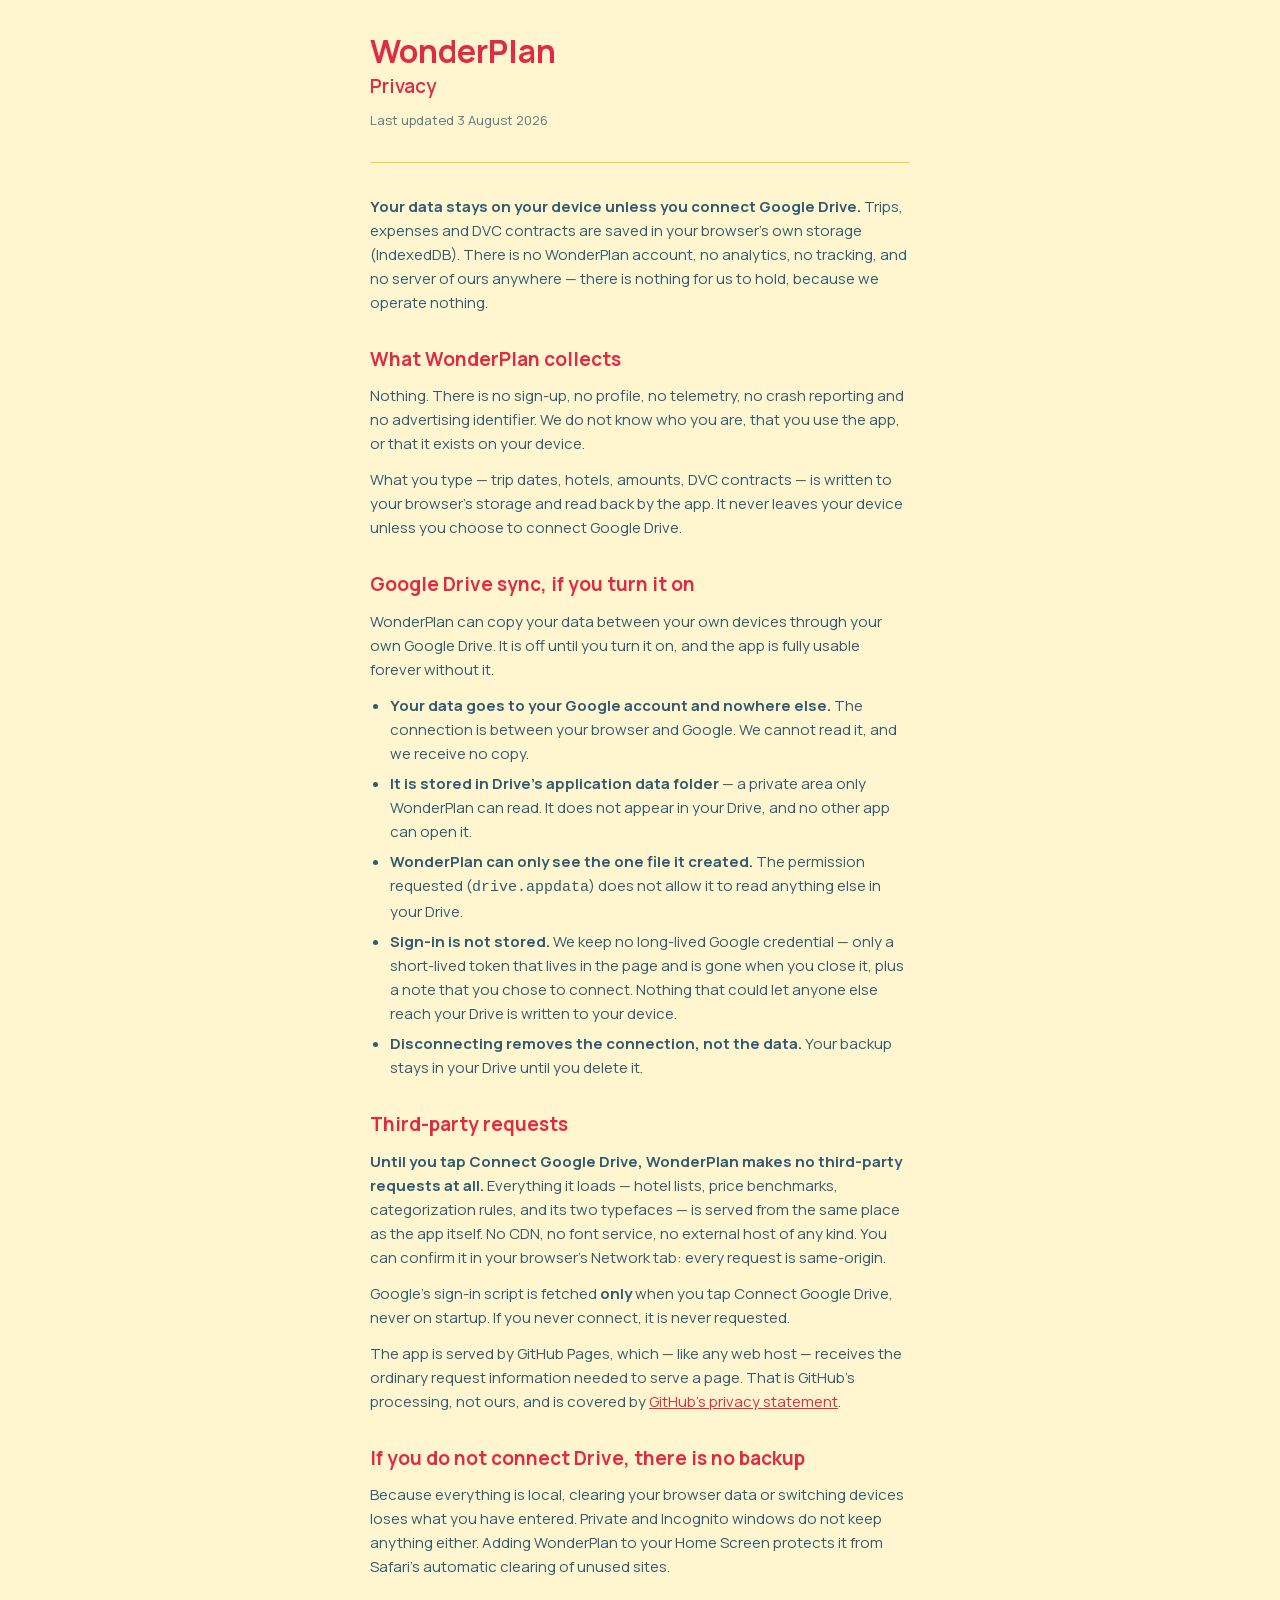
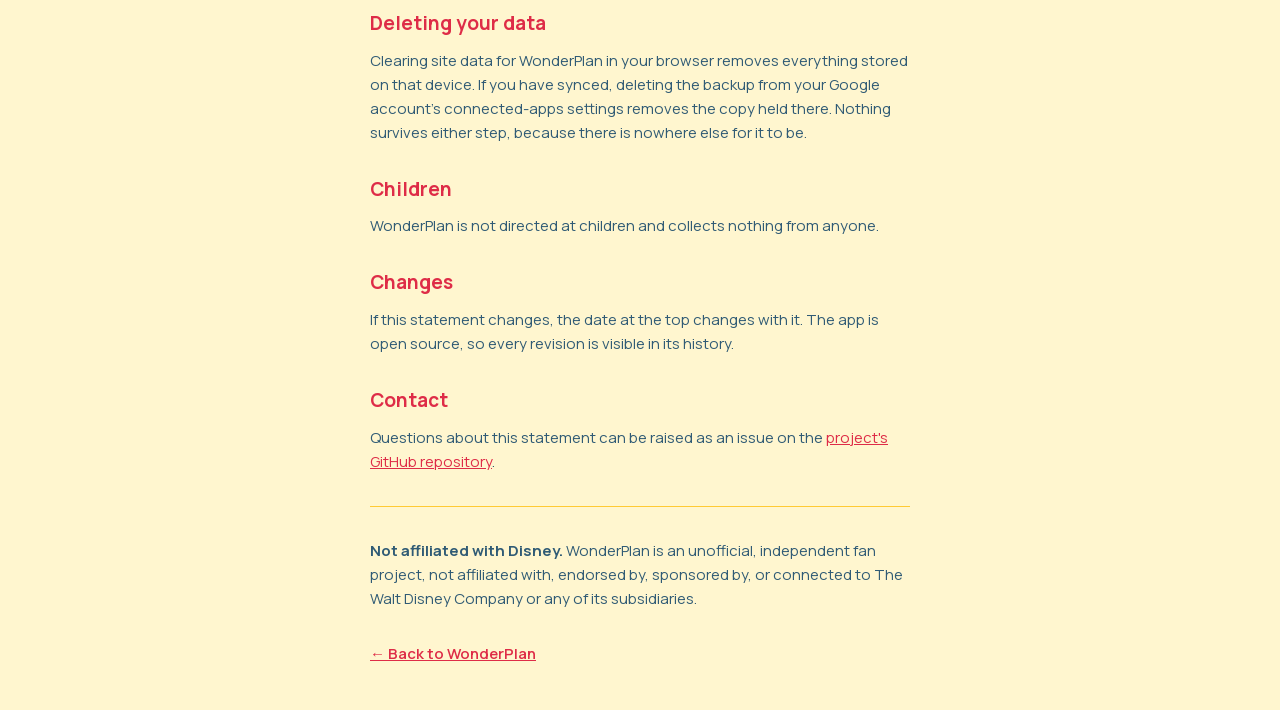
<file: privacy.html>
<!DOCTYPE html>
<!--
  Privacy — the canonical statement.

  WHY THIS FILE EXISTS, and why it is a page rather than a README section.
  Google's OAuth verification requires the privacy policy to be "hosted within
  the domain that hosts your homepage", and every authorized domain must be
  verified in Search Console. The app's homepage is
  zizi-que.github.io/wonderplan/, so a statement living on github.com cannot be
  used — that domain belongs to GitHub, not to this project, and cannot be
  verified. The README section is a copy for readers; THIS is the address the
  consent screen points at, and index.html's privacy link points here too
  because Google requires the two to match.

  A DOCUMENT, NOT A SCREEN. It has no board frame and invents no component
  (operating rule 7): no footer, no castle, no card. It borrows only the
  palette and the two typefaces via theme.css, so a tester who taps through
  from Start does not land somewhere that looks broken. Approved as "plain
  document, app typography" (the design director, 2026-08-03).
-->
<html lang="en">
<head>
<meta charset="UTF-8" />
<meta name="viewport" content="width=device-width, initial-scale=1.0, viewport-fit=cover" />
<title>WonderPlan — Privacy</title>

<link rel="apple-touch-icon" href="./icons/apple-touch-icon.png" />
<link rel="icon" type="image/png" sizes="32x32" href="./icons/icon-32.png" />
<link rel="icon" type="image/png" sizes="16x16" href="./icons/icon-16.png" />
<link rel="manifest" href="./manifest.webmanifest" />

<meta name="apple-mobile-web-app-capable" content="yes" />
<meta name="mobile-web-app-capable" content="yes" />
<meta name="apple-mobile-web-app-status-bar-style" content="default" />
<meta name="apple-mobile-web-app-title" content="WonderPlan" />
<meta name="theme-color" content="#DE2C47" />

<meta name="description" content="How WonderPlan handles your data: it stays on your device unless you connect your own Google Drive." />

<!-- No webfont <link>: Manrope and 42dot Sans are self-hosted in css/theme.css -->
<link rel="stylesheet" href="css/theme.css">
<!-- Blocking, in <head>, so the stored palette is set before first paint -->
<script src="js/theme.js"></script>

<style>
:root {
  --font: "Manrope", -apple-system, BlinkMacSystemFont, "Segoe UI", Roboto, sans-serif;
}
* { margin: 0; padding: 0; box-sizing: border-box; }

body {
  font-family: var(--font); background: var(--bg); color: var(--ink);
  /* Phone-first like everything else, but a document should not be a 375px
     column on a desktop — it is text, and text needs a measure. */
  padding: 32px 20px calc(48px + env(safe-area-inset-bottom, 0px));
  padding-top: calc(32px + env(safe-area-inset-top, 0px));
  -webkit-text-size-adjust: 100%;
}
main { max-width: 60ch; margin: 0 auto; }

h1 { color: var(--primary); font-weight: 800; font-size: 32px; line-height: 120%; }
.sub { color: var(--primary); font-weight: 600; font-size: 19px; line-height: 135%;
  margin-top: 4px; }
.updated { color: var(--ink); font-weight: 400; font-size: 13px; line-height: 135%;
  margin-top: 12px; opacity: .8; }

h2 { color: var(--primary); font-weight: 700; font-size: 19px; line-height: 135%;
  margin-top: 32px; }
p  { font-size: 15px; line-height: 160%; margin-top: 12px; }
ul { margin-top: 12px; padding-left: 20px; }
li { font-size: 15px; line-height: 160%; margin-top: 6px; }
strong { font-weight: 700; }

hr { border: 0; border-top: 1.5px solid var(--deco); margin: 32px 0; }

a { color: var(--primary); }
a:focus-visible { outline: 2px solid var(--primary); outline-offset: 2px; border-radius: 4px; }
.back { display: inline-block; margin-top: 32px; font-size: 15px; font-weight: 600; }
</style>
</head>
<body>

<main>
  <h1>WonderPlan</h1>
  <div class="sub">Privacy</div>
  <p class="updated">Last updated 3 August 2026</p>

  <hr />

  <p><strong>Your data stays on your device unless you connect Google Drive.</strong>
  Trips, expenses and DVC contracts are saved in your browser's own storage
  (IndexedDB). There is no WonderPlan account, no analytics, no tracking, and no
  server of ours anywhere — there is nothing for us to hold, because we operate
  nothing.</p>

  <h2>What WonderPlan collects</h2>
  <p>Nothing. There is no sign-up, no profile, no telemetry, no crash reporting
  and no advertising identifier. We do not know who you are, that you use the
  app, or that it exists on your device.</p>
  <p>What you type — trip dates, hotels, amounts, DVC contracts — is written to
  your browser's storage and read back by the app. It never leaves your device
  unless you choose to connect Google Drive.</p>

  <h2>Google Drive sync, if you turn it on</h2>
  <p>WonderPlan can copy your data between your own devices through your own
  Google Drive. It is off until you turn it on, and the app is fully usable
  forever without it.</p>
  <ul>
    <li><strong>Your data goes to your Google account and nowhere else.</strong>
    The connection is between your browser and Google. We cannot read it, and we
    receive no copy.</li>
    <li><strong>It is stored in Drive's application data folder</strong> — a
    private area only WonderPlan can read. It does not appear in your Drive, and
    no other app can open it.</li>
    <li><strong>WonderPlan can only see the one file it created.</strong> The
    permission requested (<code>drive.appdata</code>) does not allow it to read
    anything else in your Drive.</li>
    <li><strong>Sign-in is not stored.</strong> We keep no long-lived Google
    credential — only a short-lived token that lives in the page and is gone when
    you close it, plus a note that you chose to connect. Nothing that could let
    anyone else reach your Drive is written to your device.</li>
    <li><strong>Disconnecting removes the connection, not the data.</strong> Your
    backup stays in your Drive until you delete it.</li>
  </ul>

  <h2>Third-party requests</h2>
  <p><strong>Until you tap Connect Google Drive, WonderPlan makes no
  third-party requests at all.</strong> Everything it loads — hotel lists, price
  benchmarks, categorization rules, and its two typefaces — is served from the
  same place as the app itself. No CDN, no font service, no external host of any
  kind. You can confirm it in your browser's Network tab: every request is
  same-origin.</p>
  <p>Google's sign-in script is fetched <strong>only</strong> when you tap
  Connect Google Drive, never on startup. If you never connect, it is never
  requested.</p>
  <p>The app is served by GitHub Pages, which — like any web host — receives the
  ordinary request information needed to serve a page. That is GitHub's
  processing, not ours, and is covered by
  <a href="https://docs.github.com/site-policy/privacy-policies/github-general-privacy-statement">GitHub's
  privacy statement</a>.</p>

  <h2>If you do not connect Drive, there is no backup</h2>
  <p>Because everything is local, clearing your browser data or switching devices
  loses what you have entered. Private and Incognito windows do not keep anything
  either. Adding WonderPlan to your Home Screen protects it from Safari's
  automatic clearing of unused sites.</p>

  <h2>Deleting your data</h2>
  <p>Clearing site data for WonderPlan in your browser removes everything stored
  on that device. If you have synced, deleting the backup from your Google
  account's connected-apps settings removes the copy held there. Nothing survives
  either step, because there is nowhere else for it to be.</p>

  <h2>Children</h2>
  <p>WonderPlan is not directed at children and collects nothing from anyone.</p>

  <h2>Changes</h2>
  <p>If this statement changes, the date at the top changes with it. The app is
  open source, so every revision is visible in its history.</p>

  <h2>Contact</h2>
  <p>Questions about this statement can be raised as an issue on the
  <a href="https://github.com/zizi-que/wonderplan/issues">project's GitHub
  repository</a>.</p>

  <hr />

  <p><strong>Not affiliated with Disney.</strong> WonderPlan is an unofficial,
  independent fan project, not affiliated with, endorsed by, sponsored by, or
  connected to The Walt Disney Company or any of its subsidiaries.</p>

  <a class="back" href="./index.html">← Back to WonderPlan</a>
</main>

</body>
</html>
</file>
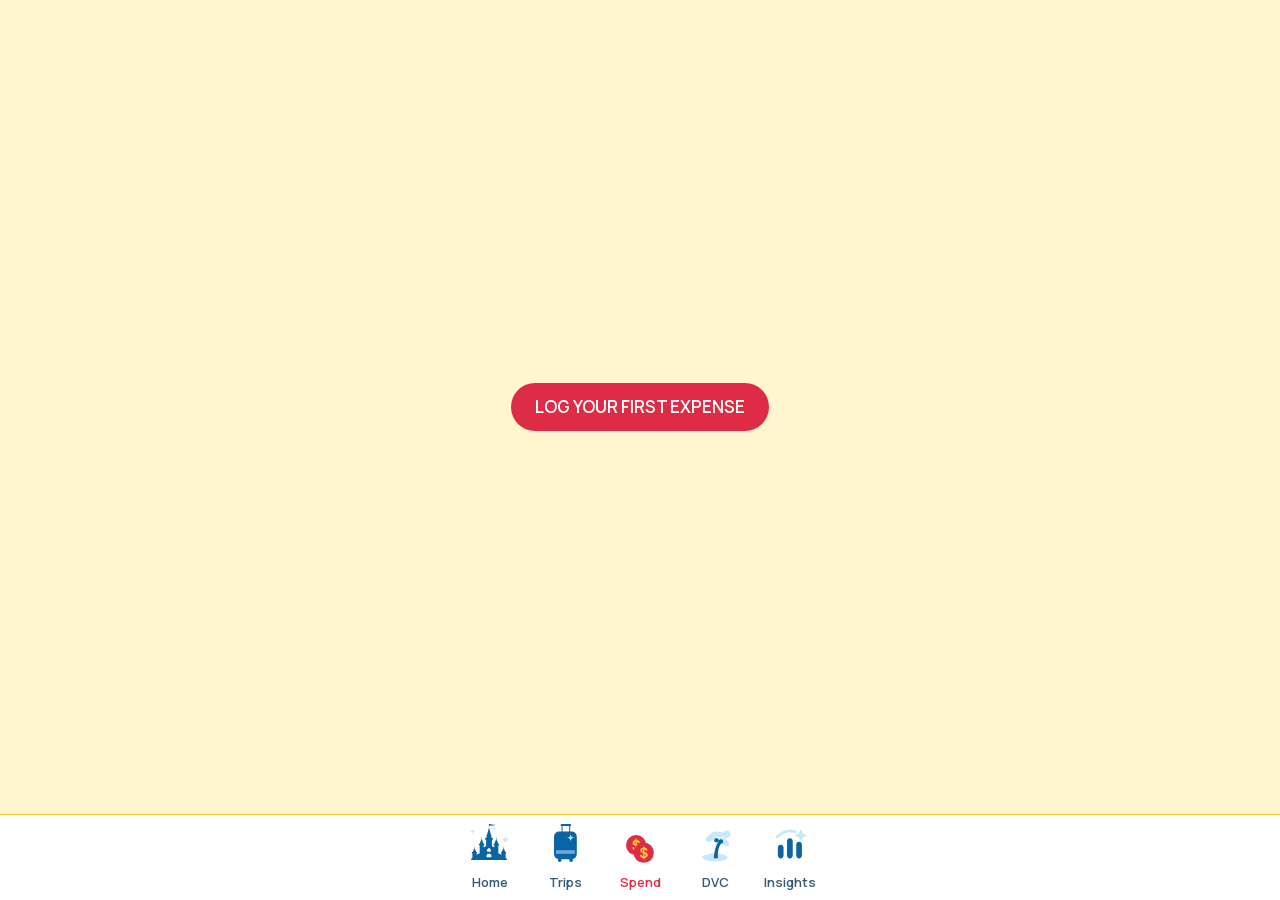
<file: spend.html>
<!DOCTYPE html>
<!--
  Spend — real screen (Sprint 10 visual build).
  Visual truth: Figma Spend section 25:2, read via figwright 2026-07-21.
  Component-first: every class below maps to a Figma component/variant;
  states are thin compositions of them (spec: specs/SPEND-SPEC.md v2.1).
  Logic: js/spend/gate.js · js/spend/propagate.js · js/categorizer/engine.js
  Laws applied: cap-height vertical trim (text-box) · Figma inside-strokes →
  pinned heights · single exception rule (no screen-corner rounding).
  All 9 states composed. 04a reads as the same workbench composition as 04
  (more example trip cards above it, not a distinct layout) — pending the design director
  confirmation, same pattern as the 02 reading. Real-app wiring (real CSV
  only, repo.saveExpense persistence) still open — see TODO.
-->
<html lang="en">
<head>
<meta charset="UTF-8" />
<meta name="viewport" content="width=device-width, initial-scale=1.0, viewport-fit=cover" />
<title>WonderPlan — Spend</title>
<link rel="apple-touch-icon" href="./icons/apple-touch-icon.png" />
<link rel="icon" type="image/png" sizes="32x32" href="./icons/icon-32.png" />
<link rel="icon" type="image/png" sizes="16x16" href="./icons/icon-16.png" />
<link rel="manifest" href="./manifest.webmanifest" />
<!-- iOS is the platform this matters on. Safari evicts IndexedDB after 7 days
     without a visit, and a Home Screen app is exempt — so these tags are not
     polish, they are what stops a tester losing their ledger by not opening
     the app for a week. `apple-mobile-web-app-capable` is still required:
     iOS only began honouring the manifest's display mode in 16.4. -->
<meta name="apple-mobile-web-app-capable" content="yes" />
<meta name="mobile-web-app-capable" content="yes" />
<meta name="apple-mobile-web-app-status-bar-style" content="default" />
<meta name="apple-mobile-web-app-title" content="WonderPlan" />
<meta name="theme-color" content="#DE2C47" />
<!-- No webfont <link>: Manrope and 42dot Sans are self-hosted in css/theme.css
     (the design director, 2026-08-02), so the app makes no third-party request at all. -->
<link rel="stylesheet" href="css/theme.css">
<!-- classic + blocking on purpose: sets <html data-theme> before first paint -->
<script src="js/theme.js"></script>
<style>
/* ══ Theme tokens live in css/theme.css — ONE copy for all five screens ══ */

/* ══ Structural tokens — Figma variables (values verified in frame reads) ══ */
:root {
  --attention: #757575;               /* color/attention — fixed across themes */
  --surface-overlay: rgba(255,255,255,0.55); /* color/Surface-Overlay */
  --font: "Manrope", -apple-system, BlinkMacSystemFont, "Segoe UI", Roboto, sans-serif;
  --radius-card: 14px;                /* radius/card   */
  --radius-input: 10px;               /* radius/input — chips too (rebound 2026-07-21) */
  --radius-tile: 7px;                 /* radius/chip (stat-tile) */
  --space-1: 8px; --space-2: 12px; --space-3: 16px; --space-4: 24px;
  --cta-h: 48px;                      /* size/cta-height */
  --input-h: 48px;                    /* size/input-min-height */
  --border-default: 1px; --border-strong: 1.5px;
  --footer-h: 85.802238px;          /* matched to the other four screens 2026-07-27 */
  --disabled: 0.5;                    /* board value (04 ADD) — not the 0.4 variable */
  --space-5: 36px;                    /* space/5 — 05a error-card padding/gap */
}

/* ══ Base ══ */
* { margin: 0; padding: 0; box-sizing: border-box; }
html, body { height: 100%; }
/* ══ The app frame (the design director, 2026-07-27) ══════════════════════════════════
   The five screens used to disagree above 375px: Home and Trips pinned their
   content left (states positioned at literal board coordinates), while Spend,
   DVC and Insights centred theirs. the design director chose centred for all.

   The whole frame is capped and centred — content AND footer together — so a
   wide window shows one phone-width column, not a narrow column sitting on a
   full-width bar. html carries the page colour so the margins match.

   At 375 and below this is completely inert, which is why it changes no
   audited pixel: 375 is the drawn width and the QA viewport.

   Home and Trips keep literal board coordinates INSIDE the frame — those are
   the drawn Figma values, and re-expressing them as flex gaps would mean
   inventing spacing nobody drew. Centring the frame achieves the chosen
   behaviour without touching them. */
html { background: var(--bg); }
body {
  font-family: var(--font);
  background: var(--bg); color: var(--ink);
  width: 100%;
  display: flex; flex-direction: column;
  overflow: hidden;
}
button { font: inherit; background: none; border: 0; cursor: pointer; color: inherit; }
.txt { text-box: trim-both cap alphabetic; }   /* Figma cap-height vertical trim */

/* ══ Text styles (Figma text styles, verbatim) ══ */
.t-h2      { font-weight: 700; font-size: 23px; line-height: 145%; }   /* Bold 23 */
.t-h3      { font-weight: 600; font-size: 19px; line-height: 135%; }   /* SemiBold 19 */
.t-body    { font-weight: 400; font-size: 15px; line-height: 120%; }   /* Regular 15 */
.t-input   { font-weight: 400; font-size: 17px; line-height: 120%; }   /* Regular 17 */
.t-cta     { font-weight: 600; font-size: 17px; line-height: 120%; }   /* SemiBold 17 */
.t-caption { font-weight: 400; font-size: 12px; line-height: 120%; }   /* Regular 12 */

/* ══ Layout: content area + footer ══ */
/* The app column is 375 and the FOOTER BAND is not (the design director 2026-08-01,
   option 1). The constraint used to sit on `body`, so the white band ended
   with the app: at any window wider than 375 the column centred and theme
   background showed on BOTH sides of the band, which read as the footer
   stopping short. The column now lives on `main`, and `body` is free to be as
   wide as the window — so the band spans it while the five 75px tabs stay
   centred on 375 by the footer's own `justify-content: center`.
   Nothing drawn moves: `main` is the positioned ancestor on Home and Trips,
   so every absolute coordinate inside it is unchanged. */
/* overflow-x restored 2026-08-01. Moving the 375 column from `body` to `main`
   also moved the CLIP: `body { overflow: hidden }` used to crop everything to
   375, and with `body` now as wide as the window that guard was silently gone,
   so anything overflowing this column could paint into the side gutters.
   `clip`, not `hidden`, because these mains scroll vertically and `hidden`
   would make this box a scroll container on both axes. */
main {
  flex: 1; overflow-y: auto; overflow-x: clip;
  display: flex; flex-direction: column;
  width: 100%; max-width: 375px; margin-inline: auto;
}
.state { display: none; flex: 1; flex-direction: column; }
.state.on { display: flex; }
/* Active Frame paddings (per state, from frame reads) */
.frame-standard { padding: 32px 20px 16px; gap: 16px; align-items: center; }  /* 03 / 06 / 07 — also 05/05a/04a Active Frame (verified via figwright: bottom padding is 16 there, not 20) */
.frame-workbench { padding: 32px 20px 20px; gap: 16px; align-items: center; } /* 04 ONLY — its Active Frame is the sole 20px-bottom read; 04a/05/05a all measured at 16px like frame-standard */
.frame-zero { padding: 20px; gap: 10px; align-items: center; justify-content: center; } /* 01 */
.frame-solo { padding: 179px 20px; align-items: center; }                     /* 02 */
.state > * { width: 100%; max-width: 335px; }
/* The zero CTA HUGS its label, like every other CTA on this screen (ADD 113,
   CANCEL 115, TRY AGAIN 133). The rule above stretches every direct child to
   the full 335 column, which made this the one button in the app whose side
   padding grew with the empty space beside its words instead of staying 24
   (the design director, 2026-08-04). Board amendment owed. */
.frame-zero .cta { width: auto; }

/* ══ Component: headers / header-spending ══ */
.header-spending { display: flex; flex-direction: column; gap: 16px; align-items: center; }
.header-spending .t-h2 { color: var(--ink); }
.rule { width: 100%; height: 0; border-top: var(--border-strong) solid var(--primary); }

/* ══ Component: cards category=trips type=overview ══ */
.card-overview { display: flex; flex-direction: column; gap: 8px; }
/* 120%, not the t-h3 default of 135% (the design director, 2026-07-28: "all long trip names
   across the board fixed at 120%, keep original 135% if the name fits in one
   line"). The block gaps on this card were already 5.8px — as tight as the
   Trips card — so what read as loose was the LEADING INSIDE a wrapped name:
   25.7px of pitch on a 13.4 cap box, against 20.4 on 12 for the Trips card's
   name. Matching the ratio, not the pixel count, is what makes them look alike
   at two different sizes.
   The rule needs no conditional: MEASURED, a one-line name renders identically
   at 135% and 120% — same 13.68px box, ink to the same subpixel — because
   `text-box: trim-both cap alphabetic` strips the half-leading either way. The
   value only shows once the name wraps, which is exactly the case named.
   Scoped to this title rather than t-h3, which heads single-line sections. */
.card-overview .ov-title { color: var(--ink); line-height: 120%; }
.card-overview .ov-dates { color: var(--ink); }
.trend { display: flex; gap: 8px; align-items: flex-start; }
.stat-tile {
  flex: 1; border-radius: var(--radius-tile);
  background: var(--surface-overlay);
  padding: 8px; display: flex; flex-direction: column; gap: 8px;
}
.stat-tile .label { color: var(--ink); text-align: center; }
/* A money figure is one word. Without this the minus sign wraps to its own
   line and "− / $11,045" reads as two separate values (the design director, 2026-07-28). */
.stat-tile .value { font-weight: 700; font-size: 23px; line-height: 145%; text-align: center;
  white-space: nowrap; }
.v-actual   { color: var(--accent); }
.v-forecast { color: var(--dvc-primary); }
.v-variance { color: var(--attention); }  /* never a judgment color — fixed gray */
/* 07 ghost variant (new card reveal) styled at the 07 read — TODO */

/* ══ Component: cta-buttons ══ */
.cta {
  height: var(--cta-h); border-radius: calc(var(--cta-h) / 2);
  padding: 0 var(--space-4);
  display: inline-flex; align-items: center; justify-content: center;
  font-weight: 600; font-size: 17px; line-height: 120%;
}
.cta-filled  { background: var(--primary); color: var(--on-primary); }
.cta-outline { background: var(--on-primary); color: var(--primary);
               border: var(--border-strong) solid var(--primary); }
.cta[disabled] { opacity: var(--disabled); cursor: default; }
.cta-chip {   /* small "+ add more item" chip */
  height: 25px; border-radius: var(--radius-input);
  background: var(--on-primary); border: var(--border-default) solid var(--ink);
  padding: 8px; display: inline-flex; align-items: center; justify-content: center;
  font-weight: 400; font-size: 12px; line-height: 120%; color: var(--ink);
}
.cta-row { display: flex; gap: 8px; justify-content: center; width: auto; }
.ghost { opacity: 0.5; pointer-events: none; }
.hidden-space { visibility: hidden; }

/* ══ Component: error-card (05a, board Frame 30 — surface/radius-card/space-5) ══
   Figma centers Frame 30 on the ghost card's own box (368px, "Group 22"),
   not on the taller flex-grow "card insert" wrapper (399px) — a sibling
   group at full opacity, independent of the card's 0.5 ghost dimming.
   .card-anchor reproduces that: it hugs the card's rendered height so the
   error-card's 50%/-50% centering lands on the card, not the outer flex box. */
.card-anchor { position: relative; width: 100%; }
.error-card {
  position: absolute; left: 50%; top: 50%; transform: translate(-50%, -50%);
  width: 320px; height: 320px; box-sizing: border-box;
  background: var(--surface); border-radius: var(--radius-card);
  padding: var(--space-5) var(--space-3);
  display: flex; flex-direction: column; align-items: center; justify-content: center;
  gap: var(--space-5);
}
.error-card .msg { text-align: center; color: var(--attention); }
.error-card .msg .big { font-weight: 700; font-size: 28px; line-height: 145%; }
.error-card .msg .sub { font-weight: 600; font-size: 19px; line-height: 135%; }

/* ══ Component: Input Fields ══ */
.input {
  width: 100%; height: var(--input-h);
  background: var(--surface);
  border: var(--border-strong) solid var(--border);
  border-radius: var(--radius-input);
  padding: var(--space-3);
  display: flex; align-items: center; overflow: hidden;
  position: relative;
}
.input-inner { flex: 1; display: flex; align-items: center; justify-content: space-between; gap: var(--space-1); }
/* The picker does not need to show a whole trip name (the design director 2026-08-01): it
   truncates with an ellipsis instead. The field is a drawn 48px box with
   `overflow: hidden`, so a long name simply WRAPPED and was sliced — the
   stress ledger's 57-character title rendered four lines into a two-line box
   and lost 26px of itself, top and bottom. One line that says "Christmas at
   Disney's Grand Cali…" is honest; half a glyph is not.
   min-width: 0 is what actually lets it shrink — a flex item defaults to
   min-width: auto and refuses to go below its content, which is why the field
   overflowed rather than truncating. The dates keep their own width and stay
   at the right edge, as drawn.
   The min-width: 0 is needed on BOTH — the row itself was the one refusing to
   shrink (554px of content inside a 319px field), so truncating only the name
   left it overflowing sideways instead of downwards. */
.input-inner { min-width: 0; }
#trip-name-display {
  min-width: 0; white-space: nowrap; overflow: hidden; text-overflow: ellipsis;
}
#trip-dates-display { flex: none; }
/* Dates sit at the RIGHT edge, next to the pulldown arrow (the design director, 2026-07-27).
   space-between splits the free space EITHER SIDE of the dates when there are
   three children (name · dates · arrow), which floated them mid-field. The
   auto margin absorbs all of it to their left instead, so the name stays left
   and the dates land right regardless of how long either string is. */
#trip-dates-display { margin-left: auto; }
.input .value { color: var(--ink); }
.input .placeholder { color: var(--muted); }
.input select.overlay, .input input.overlay {
  position: absolute; inset: 0; opacity: 0; width: 100%; height: 100%; cursor: pointer;
}

/* ══ Component: category-chips (6 variants, r10 since 2026-07-21) ══ */
.chip {
  width: 61px; height: 21px; flex: none;
  border-radius: var(--radius-input);
  background: var(--on-primary);
  padding: 6px var(--space-1);
  display: inline-flex; align-items: center; justify-content: center;
  font-weight: 400; font-size: 12px; line-height: 120%;
}
.chip-default { border: var(--border-default) solid var(--primary); color: var(--primary); }
.chip-set     { border: var(--border-default) solid var(--ink);     color: var(--ink); }

/* ══ Component: manual entry box (workbench, Figma "Trip Name" wrapper 52:368) ══
   One box, HUG height — grows to hold N rows + a single "+ add more item". */
.manual-box {
  width: 100%;
  background: var(--surface);
  border: var(--border-strong) solid var(--border);
  border-radius: var(--radius-input);
  padding: 8px;
  display: flex; flex-direction: column; align-items: center; gap: 8px;
  overflow: hidden;
}
#manual-rows { width: 100%; display: flex; flex-direction: column; gap: 8px; }
/* 21 -> 44 (the design director 2026-08-01, Interaction Pass). This row was the app's worst
   touch target and its most used: three inputs 14px tall with nothing between
   them, in the primary logging flow. Nothing here could grow while the row was
   21, so the row grew. The type, the columns and the dividers are untouched —
   only the box the thumb lands on. Rejected: one field per row (the design director). */
.manual-cols { align-self: stretch; height: 44px; display: flex; align-items: center; gap: 3px; }
/* The cells now FILL the row, which is the whole point — a 14px input centred
   in a 44px row would leave the row tall and the target small. */
.manual-cols .mcell { height: 100%; }
/* The category chip rides the row and matches it; .chip stays 21px everywhere
   else, so this cannot reach 04a/05/05a. */
.manual-cols .chip { height: 100%; }
/* "+ add more item" sat at 25. It is the control that CREATES a row, so it is
   hit as often as the rows are. */
.manual-box .cta-chip { height: 44px; }
.vdiv { width: 0; height: 17px; border-left: 1px solid var(--ink); flex: none; }
.mcell {
  font-weight: 400; font-size: 12px; line-height: 120%;
  color: var(--ink); text-align: center;
  background: transparent; border: 0; min-width: 0;
}
.mcell::placeholder { color: var(--ink); opacity: 1; }
/* Focus indicator — the same rule home.html, trips.html and insights.html
   carry. Spend and DVC were missing it, so every control except the footer
   tabs focused invisibly (WCAG 2.4.7). Found by tools/focus-walk.js. */
:focus-visible { outline: 3px solid var(--primary); outline-offset: 2px; }
/* The colour change is the preset-label behaviour (the label clears on focus);
   it must NOT also remove the ring. .mcell:focus outranks a bare
   :focus-visible, so the outline has to be restored explicitly here. */
.mcell:focus { color: var(--muted); }
.mcell:focus-visible { outline: 3px solid var(--primary); outline-offset: 2px; }
.m-date { width: 30px; flex: none; }
.m-merchant { flex: 1; }
.m-amount { width: 65px; flex: none; }

/* ══ Component: cards category=spend type=input (workbench card) ══ */
.card-input {
  width: 100%; min-height: 368px;     /* 368 = one-row hug (02/04/04a/05/05a
                                          reads); grows as manual rows are added */
  background: var(--surface);
  border-radius: var(--radius-card);
  box-shadow: 0 1px 3px rgba(30,30,30,0.10);
  padding: 16px 8px;
  display: flex; flex-direction: column; align-items: center; justify-content: center;
  gap: 18px;
}
.card-input .group { width: 100%; display: flex; flex-direction: column; gap: 8px; }
.card-input .group-add { gap: 10px; align-items: center; }
.card-input .group-add .t-h3 { align-self: stretch; }
.card-input .t-h3 { color: var(--ink); }
.andor {
  width: 179px; min-height: 29px; text-align: center;
  display: flex; flex-direction: column; align-items: center; justify-content: center;
  font-weight: 400; color: var(--ink);
}
/* per-span line-height: a % value on .andor itself would compute once against
   its own font-size and be inherited as a fixed px by both spans, breaking
   the 12px/15px runs — set it on each span so it scales to that span's size */
.andor .s12 { font-size: 12px; line-height: 120%; }
.andor .s15 { font-size: 15px; line-height: 120%; }
/* 02 solo: fixed 368 centered · 04: bottom-anchored in grow insert */
.card-insert { flex: 1; display: flex; flex-direction: column; justify-content: flex-end; }

/* ── 04: the card FLOWS OVER the upper text (the design director 2026-08-01) ────────────
   Mirrors Home's `02a` stack exactly, and for the same reason. Growing the
   manual rows from 21 to 44 makes the card taller than its share of the
   frame; letting it push would either shove the header off or shrink the
   card. Home already answered this shape: give the region the WHOLE frame,
   bottom-anchor the content, and let it scroll and paint over what is above.
   the design director's note that a user can rotate to landscape is the escape hatch for
   the density this costs.

   Every rule below is Home's, re-derived here rather than copied blindly:

   · The box spans the frame and scrolls internally, so the page stops
     growing and the card overlays "2026 Spending", the trip list and the
     rule when it is tall enough to.
   · Bottom-anchored by an auto margin, not justify-content: flex-end — a
     flex-end column that overflows pushes its FIRST child above the scroll
     origin, where nothing can reach it. The auto margin collapses to 0 the
     moment the content stops fitting. (Home, chunk 8.)
   · Children do not shrink. A flex item defaults to shrinking, which on Home
     silently squeezed three cards instead of overflowing them.
   · The box takes no pointer events; the card does. An empty transparent box
     spanning the frame would otherwise swallow taps meant for the header and
     the trip rows underneath — the exact defect chunk 8 found on Home's
     settings glyph. Paint order is untouched: where the card covers the text,
     it still covers it.
   · No scrollbar gutter: a classic scrollbar would eat 15px of a column drawn
     335 wide. The phone this ships to has overlay scrollbars. */
[data-state="04"] { position: relative; }
[data-state="04"] .card-insert {
  position: absolute; left: 20px; right: 20px; top: 0; bottom: 20px;
  width: auto; max-width: none;
  justify-content: flex-start;
  overflow-y: auto; overscroll-behavior: contain; scrollbar-width: none;
  pointer-events: none;
}
[data-state="04"] .card-insert::-webkit-scrollbar { width: 0; height: 0; }
[data-state="04"] .card-insert > * { flex: none; pointer-events: auto; }
[data-state="04"] .card-insert > :first-child { margin-top: auto; }

/* ══ Component: cards category=spend type=review ══ */
.card-review {
  background: var(--surface);
  border-radius: var(--radius-card);
  box-shadow: 0 0.8px 2.41px rgba(30,30,30,0.10);
  padding: var(--space-3) var(--space-1);
  display: flex; flex-direction: column; align-items: center;
  gap: var(--space-3); overflow: hidden;
}
.card-review .trip-head { width: 100%; display: flex; flex-direction: column; gap: var(--space-2); }
.card-review .trip-head .t-h3, .card-review .trip-label { color: var(--ink); }
.card-review .trip-label { font-weight: 600; font-size: 17px; line-height: 120%; }
.card-review .section-label { width: 100%; color: var(--ink); }
.rows {
  width: 100%; border-radius: var(--radius-input);
  background: var(--on-primary);
  padding: 8px 0;
  display: flex; flex-direction: column; gap: 8px;
  max-height: 269px; overflow-y: auto;
}
.data-row { width: 100%; height: 21px; display: flex; align-items: center; gap: 6px; }
.data-row .d-date { width: 30px; flex: none; text-align: center; color: var(--ink); }
.data-row .d-merchant { flex: 1; text-align: center; color: var(--ink);
  white-space: nowrap; overflow: hidden; text-overflow: ellipsis; }
.data-row .d-amount { width: 80px; flex: none; text-align: center; color: var(--ink); }

/* ══ Component: Footer (variant Spend) ══ */
footer.footer {
  flex: none; height: var(--footer-h);
  background: var(--surface);
  border-top: 1.900338px solid var(--deco);
  display: flex; justify-content: center;
}
.tab { position: relative; width: 75px; height: 83.901894px;
  display: block; text-decoration: none; -webkit-tap-highlight-color: transparent; }
.tab:focus-visible { outline: 2px solid var(--primary); outline-offset: -2px; border-radius: 8px; }
.tab .label {
  position: absolute; top: 60px; left: 0; right: 0; text-align: center;
  font-weight: 600; font-size: 13px; line-height: 120%; color: var(--ink);
}
.tab.on .label { color: var(--primary); }
.tab svg { position: absolute; }

/* toast (propagation count — SPEND-SPEC §B.3) */
.toast {
  position: fixed; left: 50%; bottom: calc(var(--footer-h) + 16px);
  transform: translateX(-50%);
  background: var(--ink); color: var(--on-primary);
  font-size: 13px; font-weight: 600;
  padding: 10px 16px; border-radius: 999px;
  opacity: 0; transition: opacity .25s; pointer-events: none;
  white-space: nowrap;
}
.toast.show { opacity: 1; }
/* ══ iOS safe areas (the design director, 2026-08-02) ═══════════════════════════════════
   Reported on the live beta: a yellow strip under the footer, on every
   screen. Without `viewport-fit=cover` Safari keeps the layout OUT of the
   safe areas and paints them with the html background — which is the theme
   colour, so the home-indicator band read as the footer stopping short.
   Cover hands the layout those bands; `padding-top` on body puts the
   content back exactly where it sat before, and the footer's own white now
   reaches the physical bottom edge. Nothing drawn moves — where there is no
   inset (every desktop browser, and any phone without an indicator) both
   values resolve to 0, so this is inert off iOS. */
body { padding-top: env(safe-area-inset-top, 0px); }
footer.footer {
  height: calc(var(--footer-h) + env(safe-area-inset-bottom, 0px));
  padding-bottom: env(safe-area-inset-bottom, 0px);
}
</style>
</head>
<body>

<main>
  <!-- ── 01. Zero ─────────────────────────────────────────────── -->
  <section class="state frame-zero" data-state="01">
    <button class="cta cta-filled" data-go="workbench"><span class="txt">LOG YOUR FIRST EXPENSE</span></button>
  </section>

  <!-- ── 02. Active (workbench solo, ADD-gate-satisfied reading — the design director confirmed) ── -->
  <section class="state frame-solo" data-state="02">
    <div id="workbench-mount-02"></div>
  </section>

  <!-- ── 03. Add Expenses (active summary) ────────────────────── -->
  <section class="state frame-standard" data-state="03">
    <div class="header-spending">
      <div class="t-h2 txt" id="year-title">2026 Spending</div>
      <div class="rule"></div>
    </div>
    <div id="trip-list-03"><!-- card-overview per trip --></div>
    <div class="card-insert" style="justify-content:center; align-items:center;">
      <button class="cta cta-filled" data-go="workbench"><span class="txt">LOG MORE EXPENSES</span></button>
    </div>
  </section>

  <!-- ── 04 / 04a Data Entry + 02 Active (workbench) ──────────── -->
  <section class="state frame-workbench" data-state="04">
    <div class="header-spending">
      <div class="t-h2 txt">2026 Spending</div>
      <div class="rule"></div>
    </div>
    <div id="trip-list-04"><!-- card-overview per trip --></div>
    <div class="rule"></div>
    <div class="card-insert" id="workbench-mount-04">
      <div class="card-input" id="workbench">
        <div class="group">
          <div class="t-h3 txt">Trip Name</div>
          <div class="input">
            <div class="input-inner">
              <span class="t-body value txt" id="trip-empty-display">No trip available</span>
              <span class="t-body value txt" id="trip-name-display" style="display:none">Text text text&nbsp;</span>
              <span class="t-body value txt" id="trip-dates-display" style="display:none">mm/dd/yy~mm/dd/yy</span>
              <svg id="trip-arrow" style="display:none" width="18" height="11" viewBox="0 0 18 11" fill="none" xmlns="http://www.w3.org/2000/svg"><path d="M18 0L9 11L0 0H18Z" fill="var(--border)"/></svg>
            </div>
            <select class="overlay" id="trip-select" aria-label="Trip">
              <option value="">Select a trip</option>
            </select>
          </div>
        </div>
        <div class="group group-add">
          <div class="t-h3 txt">Add Expenses</div>
          <div class="input">
            <span class="t-input placeholder txt" id="csv-label">Select CSV file&nbsp;</span>
            <input type="file" accept=".csv,text/csv" class="overlay" id="csv-input" aria-label="Select CSV file">
          </div>
          <div class="andor"><span class="s12">AND / OR</span><span class="s15">Add items manually below</span></div>
          <div class="manual-box">
            <div id="manual-rows"><!-- .manual-cols rows injected --></div>
            <button class="cta-chip" id="btn-add-more"><span class="txt">+ add more item</span></button>
          </div>
        </div>
        <div class="cta-row">
          <button class="cta cta-outline" style="width:115px" data-go="cancel"><span class="txt">CANCEL</span></button>
          <button class="cta cta-filled" style="width:113px" id="btn-add" disabled><span class="txt">ADD</span></button>
        </div>
      </div>
    </div>
  </section>

  <!-- ── 05. Processing (51:746) — dimmed workbench, single PROCESSING CTA ── -->
  <section class="state frame-standard" data-state="05">
    <div class="header-spending">
      <div class="t-h2 txt">2026 Spending</div>
      <div class="rule"></div>
    </div>
    <div id="trip-list-05"></div>
    <div class="rule"></div>
    <div class="card-insert">
      <div class="card-input ghost">
        <div class="group">
          <div class="t-h3 txt">Trip Name</div>
          <div class="input"><div class="input-inner">
            <span class="t-body value txt">Text text text&nbsp;</span>
            <span class="t-body value txt">mm/dd/yy~mm/dd/yy</span>
            <svg width="18" height="11" viewBox="0 0 18 11" fill="none" xmlns="http://www.w3.org/2000/svg"><path d="M18 0L9 11L0 0H18Z" fill="var(--border)"/></svg>
          </div></div>
        </div>
        <div class="group group-add">
          <div class="t-h3 txt">Add Expenses</div>
          <div class="input"><span class="t-input placeholder txt">Select CSV file&nbsp;</span></div>
          <div class="andor"><span class="s12">AND / OR</span><span class="s15">Add items manually below</span></div>
          <div class="manual-box">
            <div class="manual-cols">
              <span class="mcell m-date txt">Date</span><span class="vdiv"></span>
              <span class="mcell m-merchant txt">Merchant</span><span class="vdiv"></span>
              <span class="mcell m-amount txt">Amount</span><span class="vdiv"></span>
              <span class="chip chip-default txt">Select</span>
            </div>
            <span class="cta-chip"><span class="txt">+ add more item</span></span>
          </div>
        </div>
        <div class="cta-row">
          <span class="cta cta-filled" style="width:156px"><span class="txt">PROCESSING</span></span>
        </div>
      </div>
    </div>
  </section>

  <!-- ── 05a. Import Failed (41:914) — same dimmed card + centered error-card overlay ── -->
  <section class="state frame-standard" data-state="05a">
    <div class="header-spending">
      <div class="t-h2 txt">2026 Spending</div>
      <div class="rule"></div>
    </div>
    <div id="trip-list-05a"></div>
    <div class="rule"></div>
    <div class="card-insert">
      <div class="card-anchor">
        <div class="card-input ghost">
          <div class="group">
            <div class="t-h3 txt">Trip Name</div>
            <div class="input"><div class="input-inner">
              <span class="t-body value txt">Text text text&nbsp;</span>
              <span class="t-body value txt">mm/dd/yy~mm/dd/yy</span>
              <svg width="18" height="11" viewBox="0 0 18 11" fill="none" xmlns="http://www.w3.org/2000/svg"><path d="M18 0L9 11L0 0H18Z" fill="var(--border)"/></svg>
            </div></div>
          </div>
          <div class="group group-add">
            <div class="t-h3 txt">Add Expenses</div>
            <div class="input"><span class="t-input placeholder txt">Select CSV file&nbsp;</span></div>
            <div class="andor"><span class="s12">AND / OR</span><span class="s15">Add items manually below</span></div>
            <div class="manual-box">
              <div class="manual-cols">
                <span class="mcell m-date txt">Date</span><span class="vdiv"></span>
                <span class="mcell m-merchant txt">Merchant</span><span class="vdiv"></span>
                <span class="mcell m-amount txt">Amount</span><span class="vdiv"></span>
                <span class="chip chip-default txt">Select</span>
              </div>
              <span class="cta-chip"><span class="txt">+ add more item</span></span>
            </div>
          </div>
          <div class="cta-row">
            <span class="cta cta-outline hidden-space" style="width:115px"><span class="txt">CANCEL</span></span>
            <span class="cta cta-filled hidden-space" style="width:113px"><span class="txt">ADD</span></span>
          </div>
        </div>
        <div class="error-card">
          <div class="msg txt"><span class="big">Upload Failed.</span><br><span class="sub">Couldn't import your expenses.</span></div>
          <button class="cta cta-filled" style="width:133px" id="btn-try-again"><span class="txt">TRY AGAIN</span></button>
        </div>
      </div>
    </div>
  </section>

  <!-- ── 06. Review & Confirm ─────────────────────────────────── -->
  <section class="state frame-standard" data-state="06">
    <div class="header-spending">
      <div class="t-h2 txt">2026 Spending</div>
      <div class="rule"></div>
    </div>
    <div class="card-insert" style="justify-content:center;">
      <div class="card-review">
        <div class="trip-head">
          <div class="t-h3 txt">Trip Name</div>
          <div class="trip-label txt" id="review-trip-label">Summer in WDW</div>
        </div>
        <div class="section-label t-h3 txt">Data Review</div>
        <div class="rows" id="review-rows"><!-- .data-row injected --></div>
        <div class="cta-row">
          <button class="cta cta-outline" style="width:115px" data-go="cancel-review"><span class="txt">CANCEL</span></button>
          <button class="cta cta-filled" style="width:113px" id="btn-confirm"><span class="txt">CONFIRM</span></button>
        </div>
      </div>
    </div>
  </section>

  <!-- ── 07. Save Success (54:611, Active Frame 54:612) — same layout as 03; new card ghosted pre-reveal ── -->
  <section class="state frame-standard" data-state="07">
    <div class="header-spending">
      <div class="t-h2 txt" id="year-title-07">2026 Spending</div>
      <div class="rule"></div>
    </div>
    <div id="trip-list-07"><!-- card-overview per trip, last one ghosted --></div>
    <div class="card-insert" style="justify-content:center; align-items:center;">
      <button class="cta cta-filled" data-go="workbench"><span class="txt">LOG MORE EXPENSES</span></button>
    </div>
  </section>
</main>

<!-- ── Footer (variant: Spend) — exact node SVG exports ── -->
<footer class="footer">
  <a class="tab" href="home.html">
    <svg aria-hidden="true" style="left:17.74px; top:8.85px" width="41" height="36" viewBox="0 0 41 36" fill="none" xmlns="http://www.w3.org/2000/svg"><path d="M40.5405 15.8387C37.1394 15.8387 35.5731 17.4049 35.5731 20.8172C35.5731 17.4161 34.0068 15.8387 30.6056 15.8387C34.0068 15.8387 35.5731 14.2724 35.5731 10.8602C35.5619 14.2724 37.1394 15.8387 40.5405 15.8387ZM5.54925 7.3877C3.64729 7.3877 2.77462 8.26033 2.77462 10.1622C2.77462 8.26033 1.90196 7.3877 0 7.3877C1.90196 7.3877 2.77462 6.51506 2.77462 4.61316C2.77462 6.50388 3.64729 7.3877 5.54925 7.3877ZM26.6786 4.33777C24.7766 4.33777 23.904 5.2104 23.904 7.1123C23.904 5.2104 23.0313 4.33777 21.1293 4.33777C23.0313 4.33777 23.904 3.46513 23.904 1.56323C23.904 3.46513 24.7766 4.33777 26.6786 4.33777Z" fill="var(--dvc-bg)"/><path fill-rule="evenodd" clip-rule="evenodd" d="M19.0948 0V0.0763244C19.2306 0.0477366 19.5022 1.64076e-05 19.9588 0C21.3912 0 22.4163 0.857887 23.5893 0.857887C24.1697 0.857884 25.1082 0.695958 25.3799 0.934211C25.4779 1.01951 25.1078 0.829259 24.639 1.07668C24.3674 1.21963 23.1819 1.74421 22.33 1.74427C21.478 1.74427 21.4161 1.51529 20.7246 1.51529C20.1567 1.5153 19.3666 1.86759 19.0948 1.99156V3.717C19.1073 3.76571 21.0714 11.4372 21.4655 12.046C21.6383 12.1223 21.6385 12.1224 21.6385 12.1224V12.5513L21.3052 12.6561V13.6473H22.8235V15.4582L21.9346 16.0108V21.9194L24.3551 23.5395V21.2523L23.5522 21.0045V20.0799C23.5522 20.0799 23.7287 19.9925 24.318 19.6703C24.8736 18.7839 26.2072 15.0766 26.2072 15.0766V13.0947H26.4784V15.0766C26.4784 15.0766 27.7997 18.7839 28.3677 19.6703C28.9569 20.0019 29.1335 20.0799 29.1335 20.0799V21.0045L28.3311 21.2523V29.1432C29.3806 29.6388 30.4548 30.2014 31.4919 30.8208V29.4867L30.9363 29.2959V28.3713C30.9413 28.3689 31.1176 28.281 31.7016 27.9617C32.268 27.0779 33.412 24.3176 33.4184 24.3022V22.3198H33.6896V24.3022C33.697 24.3201 34.8397 27.0782 35.4059 27.9617C35.9919 28.2915 36.1678 28.3696 36.1716 28.3713V29.2959L35.616 29.4867V33.6988C36.4813 34.4084 36.9939 34.9098 36.9939 35.9519H1.04205C1.04205 34.9098 1.52921 34.4182 2.38842 33.7084V29.4867L1.83277 29.2959V28.3713C1.84024 28.3676 2.01828 28.2787 2.59805 27.9617C3.16339 27.0796 4.30365 24.328 4.31434 24.3022V22.3198H4.58605V24.3022C4.59562 24.3253 5.73672 27.0791 6.30233 27.9617C6.89503 28.2953 7.06812 28.3713 7.06812 28.3713V29.2959L6.51248 29.4867V30.8208C7.54967 30.2014 8.61144 29.6388 9.67333 29.1432V21.2523L8.8709 21.0045V20.0799C8.87773 20.0765 9.05534 19.9879 9.63618 19.6703C10.1918 18.784 11.5255 15.0766 11.5255 15.0766V13.0947H11.7972V15.0766C11.7972 15.0766 13.1185 18.784 13.6865 19.6703C14.2664 19.9967 14.4444 20.0767 14.4517 20.0799V21.0045L13.6493 21.2523V23.5395L16.0693 21.9194V16.0108L15.1804 15.4582V13.6473H16.6992V12.6561L16.366 12.5513V12.1224C16.366 12.1224 16.3815 12.1155 16.539 12.046C16.9333 11.4362 18.8987 3.75949 18.9096 3.717V0H19.0948ZM18.9834 29.8327C17.6252 29.8327 16.539 30.5378 16.539 31.405V33.3014H21.4283V31.405C21.4283 30.5282 20.3416 29.8327 18.9834 29.8327ZM18.8602 23.8C18.8602 23.8 18.1808 24.7147 16.9954 25.5819L17.1312 25.7061V27.7261H20.7862V25.7061L20.922 25.5819C19.7834 24.7125 19.0941 23.815 19.0826 23.8H18.8602Z" fill="var(--dvc-primary)"/></svg>
    <span class="label txt">Home</span>
  </a>
  <a class="tab" href="trips.html">
    <svg aria-hidden="true" style="left:26.36px; top:8.71px" width="23" height="38" viewBox="0 0 23 38" fill="none" xmlns="http://www.w3.org/2000/svg"><rect y="7.60132" width="22.8041" height="27.5549" rx="5.06757" fill="var(--dvc-primary)"/><rect x="7.60156" width="0.950169" height="9.50169" rx="0.475084" fill="var(--dvc-primary)"/><rect x="15.2031" width="0.950169" height="9.50169" rx="0.475084" fill="var(--dvc-primary)"/><rect x="6.65137" width="10.4519" height="1.90034" rx="0.950169" fill="var(--dvc-primary)"/><circle cx="5.70112" cy="36.1065" r="1.90034" fill="var(--dvc-primary)"/><circle cx="17.103" cy="36.1066" r="1.90034" fill="var(--dvc-primary)"/><rect x="1.90039" y="28.5051" width="19.0034" height="0.950169" fill="var(--dvc-bg)"/><rect x="1.90039" y="26.6049" width="19.0034" height="0.950169" fill="var(--dvc-bg)"/><path d="M16.6675 17.6271C16.6675 14.8855 17.9287 13.6271 20.6675 13.6271C17.9287 13.6271 16.6585 12.3686 16.6675 9.62708C16.6675 12.3686 15.4062 13.6271 12.6675 13.6271C15.4062 13.6271 16.6675 14.8945 16.6675 17.6271Z" fill="var(--dvc-bg)"/></svg>
    <span class="label txt">Trips</span>
  </a>
  <a class="tab on" href="spend.html" aria-current="page">
    <svg aria-hidden="true" style="left:23.57px; top:19.48px" width="28" height="28" viewBox="0 0 28 28" fill="none" xmlns="http://www.w3.org/2000/svg"><circle cx="10.1351" cy="10.1351" r="10.1351" fill="var(--primary)"/><path fill-rule="evenodd" clip-rule="evenodd" d="M10.8973 5.01299C11.3927 5.06572 11.8287 5.18177 12.205 5.36312C12.7452 5.6095 13.158 5.95575 13.4422 6.40113C13.7265 6.84652 13.8691 7.35844 13.8691 7.93649H11.9502C11.9123 7.51006 11.7602 7.18283 11.4949 6.95539C11.3503 6.82686 11.1509 6.73539 10.8973 6.6795V9.36917L10.9542 9.38649C11.229 9.47178 11.5426 9.58044 11.8933 9.71311C12.2532 9.83628 12.5985 10.0075 12.93 10.2253C13.2617 10.4338 13.5319 10.7082 13.7404 11.0493C13.9583 11.3809 14.067 11.7979 14.067 12.3001C14.067 12.9161 13.9204 13.4565 13.6266 13.9208C13.3328 14.3756 12.8968 14.7315 12.3189 14.9873C11.9164 15.1616 11.4423 15.2717 10.8973 15.3226V16.5363H9.51908V15.3238C8.5952 15.2404 7.8741 14.979 7.3577 14.532C6.72298 13.9729 6.38191 13.2191 6.33453 12.2716H8.31034C8.32929 12.6033 8.41069 12.8789 8.55283 13.0969C8.69497 13.305 8.90308 13.4616 9.17762 13.5657C9.28225 13.6054 9.3966 13.634 9.51908 13.6585V10.7227L9.41887 10.6942C8.56634 10.4479 7.88415 10.1068 7.37254 9.67105C6.86084 9.23515 6.6055 8.65666 6.60548 7.93649C6.60548 7.2921 6.76166 6.75167 7.07438 6.31576C7.39655 5.88001 7.8326 5.54843 8.3821 5.32105C8.73064 5.17686 9.10957 5.07811 9.51908 5.02536V3.80054H10.8973V5.01299ZM10.8973 13.6511C11.1881 13.5888 11.4301 13.4863 11.6223 13.3381C11.954 13.0728 12.1197 12.717 12.1197 12.2716C12.1196 12.0254 12.049 11.831 11.9069 11.6889C11.7742 11.5373 11.5841 11.4096 11.3378 11.3054C11.2019 11.2456 11.055 11.1894 10.8973 11.1359V13.6511ZM9.51908 6.6894C9.28001 6.74817 9.08579 6.84143 8.93636 6.97024C8.66172 7.19756 8.52451 7.50496 8.52438 7.89319C8.52438 8.08272 8.57602 8.24964 8.68026 8.39178C8.78437 8.52421 8.91245 8.63737 9.0638 8.73201C9.20761 8.81661 9.36017 8.88782 9.51908 8.94976V6.6894Z" fill="var(--deco)"/><circle cx="17.7366" cy="17.7365" r="10.1351" fill="var(--primary)"/><path fill-rule="evenodd" clip-rule="evenodd" d="M18.4985 12.6143C18.9939 12.667 19.4299 12.7831 19.8062 12.9644C20.3464 13.2108 20.7591 13.5571 21.0434 14.0024C21.3277 14.4478 21.4703 14.9598 21.4703 15.5378H19.5514C19.5135 15.1114 19.3614 14.7841 19.0961 14.5567C18.9515 14.4282 18.7521 14.3367 18.4985 14.2808V16.9705L18.5554 16.9878C18.8302 17.0731 19.1438 17.1818 19.4945 17.3144C19.8544 17.4376 20.1997 17.6088 20.5312 17.8266C20.8629 18.0351 21.1331 18.3095 21.3416 18.6506C21.5595 18.9822 21.6682 19.3993 21.6682 19.9014C21.6682 20.5174 21.5215 21.0578 21.2278 21.5221C20.934 21.9769 20.498 22.3328 19.9201 22.5886C19.5175 22.763 19.0435 22.873 18.4985 22.9239V24.1376H17.1203V22.9251C16.1964 22.8417 15.4753 22.5804 14.9589 22.1333C14.3242 21.5742 13.9831 20.8204 13.9357 19.873H15.9115C15.9305 20.2046 16.0119 20.4802 16.154 20.6982C16.2962 20.9063 16.5043 21.0629 16.7788 21.1671C16.8834 21.2068 16.9978 21.2353 17.1203 21.2599V18.324L17.0201 18.2955C16.1675 18.0492 15.4853 17.7081 14.9737 17.2724C14.462 16.8365 14.2067 16.258 14.2067 15.5378C14.2067 14.8934 14.3629 14.353 14.6756 13.9171C14.9977 13.4813 15.4338 13.1498 15.9833 12.9224C16.3318 12.7782 16.7108 12.6794 17.1203 12.6267V11.4019H18.4985V12.6143ZM18.4985 21.2524C18.7893 21.1901 19.0313 21.0876 19.2235 20.9394C19.5552 20.6741 19.7209 20.3183 19.7209 19.873C19.7208 19.6267 19.6502 19.4323 19.5081 19.2902C19.3754 19.1387 19.1853 19.0109 18.939 18.9067C18.8031 18.8469 18.6562 18.7907 18.4985 18.7372V21.2524ZM17.1203 14.2907C16.8812 14.3495 16.687 14.4427 16.5376 14.5716C16.2629 14.7989 16.1257 15.1063 16.1256 15.4945C16.1256 15.684 16.1772 15.851 16.2815 15.9931C16.3856 16.1255 16.5136 16.2387 16.665 16.3333C16.8088 16.4179 16.9614 16.4891 17.1203 16.5511V14.2907Z" fill="var(--deco)"/></svg>
    <span class="label txt">Spend</span>
  </a>
  <a class="tab" href="dvc.html">
        <!-- 19,13 is the board's own coordinate for this mark (Figma 41:1008, the
         `svg` frame inside the DVC span). Ruled 2026-08-02: unlike the other
         four footer icons this one is NOT optically compensated — it is
         placed exactly as drawn. -->
        <svg aria-hidden="true" style="left:19px; top:13px" width="36" height="36" viewBox="0 0 36 36" fill="none" xmlns="http://www.w3.org/2000/svg"><path d="M17.9999 33.3C24.9587 33.3 30.5999 31.5539 30.5999 29.4C30.5999 27.2461 24.9587 25.5 17.9999 25.5C11.0411 25.5 5.3999 27.2461 5.3999 29.4C5.3999 31.5539 11.0411 33.3 17.9999 33.3Z" fill="var(--dvc-bg)"/><path d="M16.7998 30.3C17.0998 23.4 18.7498 17.4 21.5998 13.2L24.1498 15.3C21.1498 19.5 20.5498 24.3 20.8498 30.3H16.7998Z" fill="var(--dvc-primary)"/><path d="M22.6663 9.94336C23.678 8.7376 26.5565 9.48718 29.095 11.6172C31.6333 13.7472 32.8714 16.4515 31.8596 17.6572C30.8479 18.863 27.9694 18.1134 25.4309 15.9834C22.8926 13.8535 21.6548 11.1492 22.6663 9.94336ZM29.6634 2.40039C31.8171 2.40054 33.5627 4.14608 33.5628 6.2998C33.5628 8.45362 31.8171 10.2 29.6634 10.2002C28.2273 10.2002 26.973 9.42332 26.2962 8.26758C25.0103 8.95006 22.8631 9.31033 20.4641 9.14258C20.0036 9.11037 19.5551 9.05923 19.1223 8.99316C18.3776 9.94436 17.3196 10.9242 16.0403 11.7871C12.8812 13.9179 9.56942 14.5316 8.64284 13.1582C7.71634 11.7846 9.52655 8.94345 12.6858 6.8125C13.0558 6.56292 13.428 6.33415 13.7981 6.12695C13.7791 6.02467 13.7723 5.92167 13.7796 5.81836C13.8894 4.24826 17.0603 3.19128 20.8616 3.45703C22.97 3.60446 24.8296 4.12807 26.0491 4.83301C26.6288 3.40625 28.0284 2.40039 29.6634 2.40039Z" fill="var(--dvc-bg)"/><path d="M19.5 14.55C20.7426 14.55 21.75 13.5427 21.75 12.3C21.75 11.0574 20.7426 10.05 19.5 10.05C18.2574 10.05 17.25 11.0574 17.25 12.3C17.25 13.5427 18.2574 14.55 19.5 14.55Z" fill="var(--dvc-primary)"/><path d="M23.8501 15.75C25.0927 15.75 26.1001 14.7426 26.1001 13.5C26.1001 12.2574 25.0927 11.25 23.8501 11.25C22.6075 11.25 21.6001 12.2574 21.6001 13.5C21.6001 14.7426 22.6075 15.75 23.8501 15.75Z" fill="var(--dvc-primary)"/></svg>
    <span class="label txt">DVC</span>
  </a>
  <a class="tab" href="insights.html">
    <svg aria-hidden="true" style="left:22.62px; top:13.49px" width="33" height="30" viewBox="0 0 33 30" fill="none" xmlns="http://www.w3.org/2000/svg"><path d="M0.895828 8.81396C0.401075 8.3192 0.400989 7.51357 0.91226 7.03591C7.24023 1.12389 13.8274 -0.727922 20.6736 1.48046C21.3338 1.69342 21.658 2.4228 21.4144 3.07233L21.3583 3.22188C21.1089 3.88711 20.3623 4.21159 19.6841 3.99981C14.0601 2.24352 8.43617 3.89921 2.81221 8.96689C2.29864 9.42966 1.5084 9.42653 1.01956 8.93769L0.895828 8.81396Z" fill="var(--dvc-bg)"/><path d="M8.55154 18.6867C8.55154 17.1124 7.27532 15.8362 5.70103 15.8362C4.12674 15.8362 2.85052 17.1124 2.85052 18.6867V26.6048C2.85052 28.1791 4.12674 29.4553 5.70103 29.4553C7.27532 29.4553 8.55154 28.1791 8.55154 26.6048V18.6867Z" fill="var(--dvc-primary)"/><path d="M17.7365 12.0356C17.7365 10.4613 16.4603 9.18506 14.886 9.18506C13.3117 9.18506 12.0355 10.4613 12.0355 12.0356V26.6048C12.0355 28.1791 13.3117 29.4553 14.886 29.4553C16.4603 29.4553 17.7365 28.1791 17.7365 26.6048V12.0356Z" fill="var(--dvc-primary)"/><path d="M26.9215 15.5195C26.9215 13.9452 25.6453 12.6689 24.071 12.6689C22.4967 12.6689 21.2205 13.9452 21.2205 15.5195V26.6048C21.2205 28.179 22.4967 29.4553 24.071 29.4553C25.6453 29.4553 26.9215 28.179 26.9215 26.6048V15.5195Z" fill="var(--dvc-primary)"/><path d="M25.9713 0L27.8717 4.59248L32.4642 6.49282L27.8717 8.39316L25.9713 12.9856L24.071 8.39316L19.4785 6.49282L24.071 4.59248L25.9713 0Z" fill="var(--dvc-bg)"/></svg>
    <span class="label txt">Insights</span>
  </a>
</footer>

<div class="toast" id="toast"></div>

<template id="tpl-overview">
  <div class="card-overview">
    <div class="t-h3 ov-title txt">Trip Name</div>
    <div class="t-body ov-dates txt">from mm/dd/yy to mm/dd/yy</div>
    <div class="trend">
      <div class="stat-tile"><span class="t-caption label txt">Actual spend</span><span class="value v-actual txt">$0</span></div>
      <div class="stat-tile"><span class="t-caption label txt">Forecasted</span><span class="value v-forecast txt">—</span></div>
      <div class="stat-tile"><span class="t-caption label txt">Variance</span><span class="value v-variance txt">—</span></div>
    </div>
  </div>
</template>

<template id="tpl-manual">
  <div class="manual-cols">
    <input class="mcell m-date" placeholder="Date" aria-label="Date">
    <span class="vdiv"></span>
    <input class="mcell m-merchant" placeholder="Merchant" aria-label="Merchant">
    <span class="vdiv"></span>
    <input class="mcell m-amount" placeholder="Amount" aria-label="Amount">
    <span class="vdiv"></span>
    <button class="chip chip-default chip-pick" data-category=""><span class="txt">Select</span></button>
  </div>
</template>

<script type="module">
import { canAdd, isTouched } from './js/spend/gate.js';
import { applyCategory } from './js/spend/propagate.js';
import { compileEngine, categorizeRows } from './js/categorizer/engine.js';
import { parseStatementCSV } from './js/categorizer/csv.js';
import { openIdb } from './js/storage/adapter-idb.js';
import { createRepo } from './js/storage/repo.js';
import { loadForecastBundle, forecastFromStore, typicalOrNull } from './js/forecast-bundle.js';
import { variancePct } from './js/format.js';

/* Storage failure degrades to "cannot save", never to a dead screen. */
let repo = null;
try { repo = createRepo(await openIdb()); }
catch (e) { console.error('Spend: storage unavailable, running read-only —', e); }

/* ── labels: internal key `transportation`, UI label "Travel" (frozen) ── */
const CATS = ['transportation','lodging','food','activity','gifts'];
const LABEL = { transportation:'Travel', lodging:'Lodging', food:'Food', activity:'Activity', gifts:'Gifts', '': 'Select' };

/* ── state machine ── */
const states = [...document.querySelectorAll('.state')];
function show(id) {
  states.forEach(s => s.classList.toggle('on', s.dataset.state === id));
  document.querySelector('main').scrollTop = 0;
}

/* ── trips come from storage (chunk 3) ────────────────────────────────
   Spend never creates a trip — Trips owns that. An expense must belong to a
   trip (operating rule 3), so with an empty trip list the workbench has
   nothing to log against and the screen stays on its zero state. */
const shortDate = d => { const [y, m, dd] = d.split('-'); return `${m}/${dd}/${y.slice(2)}`; };

/* The overview card's three tiles are REAL (chunk 7). They shipped as the
   template's literal `$0 / — / —`, so a trip with a logged ledger still read
   "Actual spend $0" — a fake number in the one place the screen exists to be
   right about. Actual is summed from stored expenses; Forecasted goes through
   the same `toForecastTrip` adapter Trips and Insights use, so a partial trip
   renders — rather than a confident low number (operating rule 5). */
let FC = null, HOTELS_ALL = [];
try { FC = await loadForecastBundle(); }
catch (e) { console.warn('Spend: forecast datasheets unavailable —', e); }
if (repo) { try { HOTELS_ALL = await repo.listHotels(); } catch { HOTELS_ALL = []; } }

const money = n => '$' + Math.round(n).toLocaleString('en-US');

/* The trip's own expenses are an INPUT to the forecast, not only the Actual
   tile: the frozen transport carry adds recorded ground transport to the
   forecast. Passing them is what makes this tile agree with Trips and
   Insights — Variance is a percentage now, so a disagreement is legible. */
function forecastFor(row, segs, expenses = []) {
  try {
    return typicalOrNull(
      forecastFromStore(FC, row, { segments: segs, hotels: HOTELS_ALL, expenses }));
  } catch (e) { console.warn('Spend: forecast failed —', e.message); return null; }
}

async function loadTrips() {
  if (!repo) return [];
  const rows = await repo.listTrips();
  const kept = rows
    .filter(t => t.start_date && t.end_date)
    .sort((a, b) => new Date(a.start_date) - new Date(b.start_date));
  return Promise.all(kept.map(async t => {
    const segs = await repo.segmentsOf(t.id);
    const rows = await repo.expensesOf(t.id);
    const actual = rows.reduce((s, e) => s + (Number(e.amount) || 0), 0);
    return {
      id: t.id,
      name: t.title || 'Untitled trip',
      label: t.title || 'Untitled trip',
      dates: `${shortDate(t.start_date)}~${shortDate(t.end_date)}`,
      start: t.start_date,
      actual,
      forecast: forecastFor(t, segs, rows),
    };
  }));
}

/* ?trips=N still slices, for the 0/1/2/3+ trip-name states — it can only
   narrow what storage holds, never fabricate rows. */
const devTripsParam = new URLSearchParams(location.search).get('trips');
let trips = await loadTrips();
if (devTripsParam !== null) trips = trips.slice(0, Number(devTripsParam));

function earliestTrip() {
  return trips.length ? [...trips].sort((a, b) => new Date(a.start) - new Date(b.start))[0] : null;
}

let engine = null;
fetch('./data/categorizer/prefixes.json')
  .then(r => r.json())
  .then(prefixes => { engine = compileEngine({ prefixes }); })
  .catch(() => { engine = null; });

/* ── render trip overview cards ── */
function renderTrips(elId) {
  const host = document.getElementById(elId);
  host.style.cssText = 'display:flex; flex-direction:column; gap:16px; width:100%;';
  host.innerHTML = '';
  trips.forEach(t => {
    const n = document.getElementById('tpl-overview').content.cloneNode(true);
    n.querySelector('.ov-title').textContent = t.name;
    n.querySelector('.ov-dates').textContent = `from ${t.dates.replace('~',' to ')}`;
    n.querySelector('.v-actual').textContent = money(t.actual);
    n.querySelector('.v-forecast').textContent = t.forecast == null ? '—' : money(t.forecast);
    /* Variance is a PERCENTAGE (the design director, 2026-07-28), not the signed dollar gap
       this tile used to show: actual as a share of forecast, which is the
       definition Insights already renders, now shared via format.variancePct
       so the two tiles cannot answer differently. 100% is on forecast and
       above it is overspend, so the direction survives losing the sign.
       Still unknowable whenever the forecast is — a share of an unknown is
       not 0%. */
    const pct = variancePct(t.actual, t.forecast);
    n.querySelector('.v-variance').textContent = pct == null ? '—' : `${pct}%`;
    host.appendChild(n);
  });
}
// 07 Save Success: the just-logged trip's card is ghosted pre-reveal (board 54:612);
// the pixie-dust materialization itself rides the Interaction Pass.
function renderTripsGhostLast(elId) {
  renderTrips(elId);
  const host = document.getElementById(elId);
  const last = host.querySelector('.card-overview:last-child');
  if (last) last.classList.add('ghost');
}

/* ── move the single #workbench card between its two mount points ──
   02 (solo, no summary) when there's no trip history yet; 04 (grows below
   the summary list) once at least one trip exists. Same component, same
   gate/DOM wiring — only the surrounding Active Frame differs (board read). */
function mountWorkbench(target) {
  document.getElementById(target).appendChild(document.getElementById('workbench'));
}

/* ── workbench: gate wiring (js/spend/gate.js is the authority) ── */
const tripSelect = document.getElementById('trip-select');
const csvInput = document.getElementById('csv-input');
const manualHost = document.getElementById('manual-rows');
const btnAdd = document.getElementById('btn-add');
let csvText = null;

trips.forEach(t => {
  const o = document.createElement('option');
  o.value = t.id; o.textContent = t.label;
  tripSelect.appendChild(o);
});
// trip-name field (122:3896): "No trip available" only when the trips list is
// genuinely empty; otherwise the earliest trip is pre-selected, never left on
// the empty state waiting for a manual pick.
const earliest = earliestTrip();
if (earliest) tripSelect.value = earliest.id;
applyTripDisplay(earliest);

// One box (.manual-box, static in the markup), N rows inside it, one
// persistent "+ add more item" button — rows are added to #manual-rows,
// never as their own bordered card (board 52:368: a single HUG container).
function addManualRow() {
  const n = document.getElementById('tpl-manual').content.cloneNode(true);
  const row = n.querySelector('.manual-cols');
  manualHost.appendChild(n);
  wireManualRow(row);
}
function manualRows() {
  return [...manualHost.querySelectorAll('.manual-cols')].map(el => ({
    date: el.querySelector('.m-date').value,
    merchant: el.querySelector('.m-merchant').value,
    amount: el.querySelector('.m-amount').value,
    category: el.querySelector('.chip-pick').dataset.category || null,
  }));
}
function refreshGate() {
  const batch = {
    trip_id: tripSelect.value || null,
    csvFile: csvText,                 // gate.js batch shape: { trip_id, csvFile, manualRows }
    manualRows: manualRows(),
  };
  btnAdd.disabled = !canAdd(batch);
}
function wireManualRow(row) {
  // Date/Merchant/Amount are preset labels, not native placeholders — they
  // disappear the moment the field is clicked (focus), not only once a
  // character is typed, and return only if the user leaves it empty.
  row.querySelectorAll('.mcell').forEach(i => {
    i.oninput = refreshGate;
    i.onfocus = () => { i.dataset.ph = i.placeholder; i.placeholder = ''; };
    i.onblur = () => { if (!i.value) i.placeholder = i.dataset.ph || ''; };
  });
  const ch = row.querySelector('.chip-pick');
  ch.onclick = () => {
    // cycle through categories (chip menu rides the Interaction Pass)
    const cur = ch.dataset.category;
    const idx = cur === '' ? -1 : CATS.indexOf(cur);
    const next = idx + 1 >= CATS.length ? '' : CATS[idx + 1];
    ch.dataset.category = next;
    ch.querySelector('.txt').textContent = LABEL[next];
    ch.classList.toggle('chip-default', next === '');
    ch.classList.toggle('chip-set', next !== '');
    refreshGate();
  };
}
// trip-name field display (122:3896): Default ("No trip available", arrow
// hidden) only when trips is genuinely empty. Otherwise "active" (name +
// dates); the arrow is a "more choices" affordance, not a selection
// indicator, so it only shows once there's more than one trip to pick
// from — with a single trip, there's nothing to open a menu for.
function applyTripDisplay(t) {
  document.getElementById('trip-empty-display').style.display = t ? 'none' : '';
  document.getElementById('trip-name-display').style.display = t ? '' : 'none';
  document.getElementById('trip-dates-display').style.display = t ? '' : 'none';
  document.getElementById('trip-name-display').textContent = t ? t.label + ' ' : '';
  document.getElementById('trip-dates-display').textContent = t ? t.dates : '';
  /* display, not visibility: a hidden arrow must not RESERVE its 18px, or the
     dates stop 26px short of the right edge on a single-trip household
     (the design director, 2026-07-27). The arrow is a "more choices" affordance — with
     nothing to choose it should take no space at all. */
  document.getElementById('trip-arrow').style.display = trips.length > 1 ? '' : 'none';
}
document.getElementById('btn-add-more').onclick = (e) => { e.preventDefault(); addManualRow(); };
tripSelect.onchange = () => {
  applyTripDisplay(trips.find(x => x.id === tripSelect.value));
  refreshGate();
};
csvInput.onchange = () => {
  const f = csvInput.files[0];
  if (!f) { csvText = null; refreshGate(); return; }
  document.getElementById('csv-label').textContent = f.name;
  f.text().then(t => { csvText = t; refreshGate(); });
};

/* ── ADD → Processing → Review / Import Failed ──
   Manual rows settle before CSV parsing (SPEND-SPEC §A) — they already
   carry a user category and cannot fail. Processing is shown for a beat
   even though parsing is synchronous, matching the board's own state. */
let staged = [];
btnAdd.onclick = () => {
  if (btnAdd.disabled) return;
  show('05');
  setTimeout(runImport, 500);
};
function runImport() {
  const manual = manualRows().filter(isTouched).map(r => ({
    ...r, source: 'manual', category_source: 'user', rule: null,
  }));
  try {
    let rows = [];
    if (csvText != null) {
      const parsed = parseStatementCSV(csvText);
      /* csv.js does not throw — it REPORTS failure by returning a null dialect
         with the reason in warnings (unrecognized header, empty/header-only
         file). That is the genuine failure signal 05a was waiting for; the old
         build could only reach 05a from an unexpected exception, because it
         always had the sample CSV to fall back on. */
      if (parsed.dialect === null) {
        console.warn('Spend: CSV rejected —', parsed.warnings.join('; '));
        show('05a');
        return;
      }
      if (parsed.warnings.length) console.warn('Spend: CSV warnings —', parsed.warnings.join('; '));
      // categorizeRows returns { results, counters, unmatched } — results is the row list
      rows = engine ? categorizeRows(parsed.rows, engine, []).results
        : parsed.rows.map(r => ({ ...r, descriptor_raw: r.descriptor, category: null }));
    }
    staged = [...manual, ...rows.map(r => ({ ...r, source: 'csv' }))];
    renderReview();
    show('06');
  } catch (err) {
    /* Still defensive: a malformed file can surprise the parser. */
    console.warn('Spend: import failed —', err.message);
    show('05a');
  }
}
document.getElementById('btn-try-again').onclick = () => { show('04'); mountWorkbench('workbench-mount-04'); };

/* ── 06 Review & Confirm ── */
function renderReview() {
  const t = trips.find(x => x.id === tripSelect.value);
  document.getElementById('review-trip-label').textContent = t ? t.label : '';
  const host = document.getElementById('review-rows');
  host.innerHTML = '';
  staged.forEach((row, i) => {
    const div = document.createElement('div');
    div.className = 'data-row';
    const cat = row.category || '';
    // §C: matched rows show the rule's merchant name; unmatched rows show the
    // RAW bank descriptor — the only string the user can recognize.
    const merchant = row.source === 'manual' ? (row.merchant ?? '')
      : (row.merchant ?? row.descriptor_raw ?? '');
    const d = row.date ? row.date.replace(/^\d{4}-0?(\d+)-0?(\d+)$/, '$1/$2') : (row.date ?? '');
    div.innerHTML = `
      <span class="t-caption d-date txt">${d}</span>
      <span class="t-caption d-merchant txt">${merchant}</span>
      <span class="t-caption d-amount txt">${row.amount != null && row.amount !== '' ? '$' + Number(row.amount).toFixed(2) : ''}</span>
      <button class="chip ${cat ? 'chip-set' : 'chip-default'} chip-pick" data-i="${i}"><span class="txt">${LABEL[cat]}</span></button>`;
    host.appendChild(div);
  });
  host.querySelectorAll('.chip-pick').forEach(ch => ch.onclick = () => {
    const i = +ch.dataset.i;
    const cur = staged[i].category || '';
    const idx = cur === '' ? -1 : CATS.indexOf(cur);
    const next = idx + 1 >= CATS.length ? null : CATS[idx + 1];
    const res = applyCategory(staged, i, next);   // returns { rows, changed } — changed = siblings only
    staged = res.rows;
    if (res.changed > 0) toast(`${res.changed} matching row${res.changed === 1 ? '' : 's'} updated`);
    renderReview();
  });
  // CONFIRM is gated on full categorization (SPEND-SPEC §C, 2026-07-24) —
  // "Select" is no longer a committable state. Recomputed on every render
  // since a chip change (direct or via sibling propagation) can flip it.
  document.getElementById('btn-confirm').disabled = !staged.every(r => r.category);
}
document.getElementById('btn-confirm').onclick = async () => {
  const btn = document.getElementById('btn-confirm');
  if (btn.disabled) return;
  const trip_id = tripSelect.value || null;
  /* Operating rule 3: every user expense belongs to a trip. trip_id null is
     reserved for system cash imputation, so a batch without one is refused
     rather than filed against nothing. The ADD gate already requires it — this
     is the last line, not the first. */
  if (!trip_id || !repo) {
    console.warn('Spend: confirm refused — no trip selected or storage unavailable');
    return;
  }
  btn.disabled = true;                       /* no double-submit */
  /* One batch id per confirm, so an import can be traced back as a unit
     (schema.sql expenses.import_batch_id). */
  const batch = crypto.randomUUID();
  try {
    for (const r of staged) {
      await repo.saveExpense({
        trip_id,
        date: r.date,
        merchant: r.source === 'manual' ? (r.merchant ?? '')
                                        : (r.merchant ?? r.descriptor_raw ?? ''),
        amount: Number(r.amount),
        category: r.category,
        source: r.source === 'manual' ? 'manual' : 'import',
        import_batch_id: batch,
        /* the raw bank string is kept verbatim — it is the only text the user
           can recognise when auditing a categorisation later */
        original_statement: r.descriptor_raw ?? null,
      });
    }
  } catch (err) {
    console.warn('Spend: save failed —', err.message);
    btn.disabled = false;
    return;
  }
  staged = [];
  trips = await loadTrips();                 /* totals move with the new rows */
  renderTripsGhostLast('trip-list-07');
  show('07');
  // Save Success fires for every batch, then settles back to the summary
  // (SPEND-SPEC §A). The pixie-dust sweep itself rides the Interaction Pass.
  setTimeout(() => { renderTrips('trip-list-03'); show('03'); }, 900);
};

/* ── navigation ──
   02 (solo workbench) when there's no trip history yet — matches 01 Zero's
   only path in; 04 (workbench grows below the summary) once trips exist. */
document.querySelectorAll('[data-go="workbench"]').forEach(b => b.onclick = () => {
  if (trips.length) { mountWorkbench('workbench-mount-04'); show('04'); }
  else { mountWorkbench('workbench-mount-02'); show('02'); }
  refreshGate();
});
document.querySelectorAll('[data-go="cancel"]').forEach(b => b.onclick = () => show(trips.length ? '03' : '01'));
document.querySelectorAll('[data-go="cancel-review"]').forEach(b => b.onclick = () => {
  // CANCEL on Review discards the staged batch, back to the summary (SPEND-SPEC §A
  // flow: 06 --CANCEL--> discard --> 03). Confirm dialog rides the Interaction Pass.
  staged = []; show(trips.length ? '03' : '01');
});

/* ── toast ── */
let toastTimer;
function toast(msg) {
  const el = document.getElementById('toast');
  el.textContent = msg; el.classList.add('show');
  clearTimeout(toastTimer);
  toastTimer = setTimeout(() => el.classList.remove('show'), 2200);
}

/* ── boot ── */
renderTrips('trip-list-03');
renderTrips('trip-list-04');
renderTrips('trip-list-05');
renderTrips('trip-list-05a');
addManualRow();
const dev = new URLSearchParams(location.search).get('state');
const initial = dev || (trips.length ? '03' : '01');
mountWorkbench(trips.length ? 'workbench-mount-04' : 'workbench-mount-02');
if (initial === '02' || initial === '04') refreshGate();
if (initial === '07') renderTripsGhostLast('trip-list-07');
show(initial);
</script>
</body>
</html>
</file>
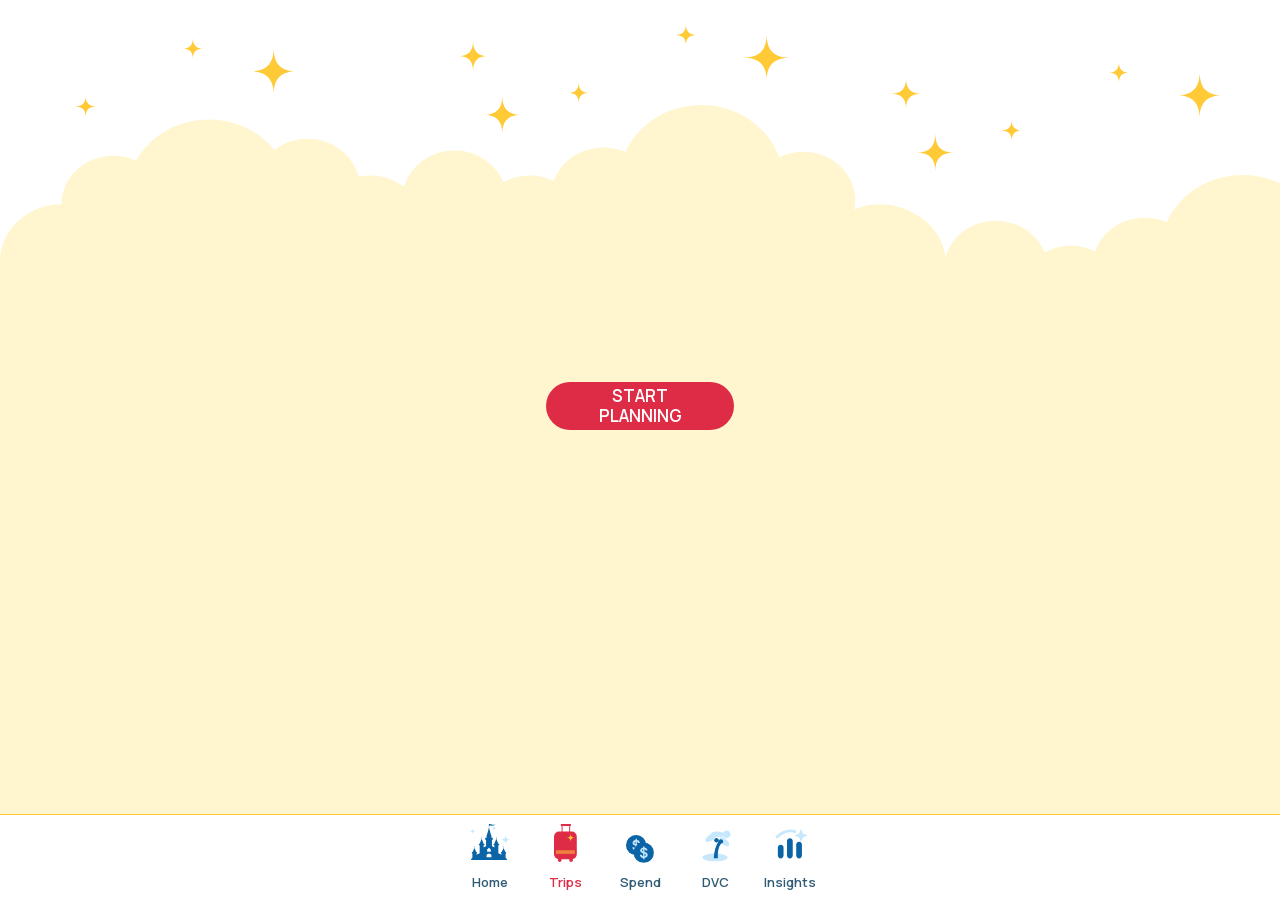
<file: trips.html>
<!DOCTYPE html>
<!--
  Trips — real screen. Visual truth: Figma Trips section (6:675), read via
  figwright 2026-07-26.

  Frames (all five exist and are variable-bound):
    Trips / Spec                  58:6938
    01. Zero                      5:4085    ← built
    02. Active                    5:4602    ← built  (next-trip + coming-up)
    02a. Active                   58:7315   ← built  (next-trip + planning)
    03. Add & Edit Trips          59:1729   ← built  (form card, 335x1666)
    03a. Add & Edit Trips-scroll  6:594     ← the SAME card at scrollTop 970
    04. Form initial state        179:4569  ← built  (same card, 335x848)
    04a. Form initial state       179:4784  ← the SAME card at scrollTop 170

  TRANSLATION NOTES
  - Like Home, the top level is placed by coordinate: the Background, the Zero
    CTA, the 02/02a `container` and the form card all carry literal x/y on the
    375x812 page. Everything inside those boxes is real auto-layout and is
    built as flex/grid.
  - 03 and 03a are not two layouts. One 1672-tall card scrolls inside the
    726.198 active area; 03a is that card at scrollTop 987 (24.14 -> -962.86).
    The scroll region carries a bottom pad equal to its top inset so 987 is
    reachable, per the Insights law "give the slack to the scroll region".
  - Figma rules/spacers are ZERO height. The 80x0 `spacer` above the delete
    link costs no layout; only the two 12px gaps around it show.
  - `strokeAlign: INSIDE` becomes an inset ring (box-shadow), never a border —
    borders grow an auto-height box and every fieldset here is hug-height.
  - Text boxes use `text-box: trim-both cap alphabetic` so element heights
    equal Figma's cap boxes (SemiBold 19/135% -> 14, SemiBold 17/120% -> 12,
    SemiBold 15/120% -> 11, Regular 12/120% -> 9, Bold 23/145% -> 17).
  - Figma's hug width excludes a trailing space, so the board's "days until "
    ships as "days until" (88px box either way).

  Vectors are exact Figma SVG exports with bound fills swapped for tokens:
    #bg-trips   58:7120 — the Background component: the white horizon sweep
                (color/surface) plus five color/deco sparkles. NOT Home's
                castle; Trips has its own ground.
    #pencil     61:2434 / 61:2427 / 61:2430 — the 24px card-header edit
                button. One symbol, three variants via --pen-bg / --pen-ink.
                Symbol starts at 0 0 with the offset on an inner <g>: a
                non-zero viewBox origin is double-applied by <use>.
    #chev       57:3731 `arrows / menu pull down` — the pulldown chevron.
    #box-on     59:1476 / 59:1477 — the 22px checkbox, on and off.

  BOARD FACTS THAT OVERRIDE THE REPO SPECS (spec follows board — frozen):
  1. The add-trip control is a 185x48 pill reading "ADD MORE TRIPS", not the
     52px round FAB the old TRIPS-SPEC wireframe drew.
  2. The form band is color/dvc-primary, not color/primary.
  3. Dining chips are Budget / Balanced / Signature (schema values
     save / balanced / treat_yourself are unchanged — labels only).
  4. Discount chips are AP / DVC / Military / FL Resident / CM.
  5. The nights/budget row is Budget ($) / Auto forecast. There is no derived
     "nights" display on the board.
  6. 01. Zero carries NO empty-state copy — Background + one CTA, nothing else.
  7. Past trips leave the module (board Spec text), so there is no completed
     card variant and none is built.

  DELIBERATE DEVIATIONS FROM THE BOARD — both reported, neither silent:
  1. The next-trip card title uses --header-ink where the board binds
     color/surface, and all three filled CTAs use --on-primary where two of
     them bind color/surface. Identical (#FFFFFF) in all 16 themes, so zero
     pixel difference; these are the tokens contracted to stay legible on
     their grounds. Same call Home made.
  2. The board's Trips-variant footer paints the inactive SPEND label
     color/dvc-primary while Home / DVC / Insights labels are color/ink. That
     reads as an authoring slip in one variant, so the build keeps every
     inactive label on --ink, as every other screen already ships. Raised for
     the board audit rather than encoded here.

  INITIAL STATE (the design director, 2026-07-26) — the form's shipped default, drawn on
  boards 04 / 04a. Bare bones: nothing selected in "What's in this trip?" so
  every conditional card is ABSENT (the board hides those instances outright),
  0 adults and 0 kids, **Balanced** dining, no discounts, 0 budget, both dates
  empty on their YYYY-MM-DD hint. Card 848px, so it still scrolls ~146px.
  Balanced rather than Budget is deliberate (the design director, 2026-07-27): the dining
  style is easy to skip, and defaulting to the middle tier means a forgotten
  choice is less likely to under-state the forecast than the cheapest one
  would. It is the one initial value chosen to protect a *number*, not to
  stay neutral.
  **SAVE and CONFIRM are inactive until the minimum is met — a date range set
  AND adults > 0.** The board states that as `opacity: 0.5` on the whole
  cta-row (`opacity/disabled`), not as a recoloured button. The gate is
  deliberately narrower than full validation: trip name and "at least one
  component" are still checked on press, not before.
  ⚠ `adults` is `>= 1` in Schema Freeze v1, so the initial 0 is an
  invalid-until-edited value — which is now exactly what the gate enforces.

  PADDING PASS (the design director, 2026-07-26): the three fieldsets that carried gap 16
  (Adventures by Disney, Dining Style, Discounts) are gap 8 like every other,
  which is what shortened the populated card 1672 → 1648 and the initial card
  to 848. The change lives in the shared component, so both sets of frames
  moved together.

  AUTO FORECAST is `—` here, not the `0` board 04 draws. the design director ruled for the
  build 2026-07-27: a frozen decision outranks the board (Project Memory,
  operating rule 6) — "a missing benchmark renders — … never a fake number",
  and an untouched form has nothing to forecast. Budget ($) `0` IS honoured;
  that one is a user input with a real value, not a computed one.
  On the populated boards Auto forecast reads 24,000 — a real computed number
  for a fully specified trip. The build still shows `—` there because the
  forecast engine is wired in the assembly pass, not in this mockup.

  NOT BUILT — no board exists, and nothing here is invented:
  - The "This trip uses DVC points" reminder dialog (DATA-MODEL §4, fires on
    CONFIRM only) and the delete confirm dialog. Both need frames.
-->
<html lang="en">
<head>
<meta charset="UTF-8" />
<meta name="viewport" content="width=device-width, initial-scale=1.0, viewport-fit=cover" />
<title>WonderPlan — Trips</title>
<link rel="apple-touch-icon" href="./icons/apple-touch-icon.png" />
<link rel="icon" type="image/png" sizes="32x32" href="./icons/icon-32.png" />
<link rel="icon" type="image/png" sizes="16x16" href="./icons/icon-16.png" />
<link rel="manifest" href="./manifest.webmanifest" />
<!-- iOS is the platform this matters on. Safari evicts IndexedDB after 7 days
     without a visit, and a Home Screen app is exempt — so these tags are not
     polish, they are what stops a tester losing their ledger by not opening
     the app for a week. `apple-mobile-web-app-capable` is still required:
     iOS only began honouring the manifest's display mode in 16.4. -->
<meta name="apple-mobile-web-app-capable" content="yes" />
<meta name="mobile-web-app-capable" content="yes" />
<meta name="apple-mobile-web-app-status-bar-style" content="default" />
<meta name="apple-mobile-web-app-title" content="WonderPlan" />
<meta name="theme-color" content="#DE2C47" />
<!-- No webfont <link>: Manrope and 42dot Sans are self-hosted in css/theme.css
     (the design director, 2026-08-02), so the app makes no third-party request at all. -->
<link rel="stylesheet" href="css/theme.css">
<!-- classic + blocking on purpose: sets <html data-theme> before first paint -->
<script src="js/theme.js"></script>
<style>
/* ══ Theme tokens live in css/theme.css — ONE copy for all five screens ══ */

/* ══ Structural tokens — Figma variables, values verified in the frame reads ══ */
:root {
  --font: "Manrope", -apple-system, BlinkMacSystemFont, "Segoe UI", Roboto, sans-serif;
  --radius-card: 14px;                 /* radius/card */
  --radius-input: 10px;                /* radius/input */
  --radius-chip: 7px;                  /* radius/chip */
  --radius-check: 4px;                 /* checkbox, unbound 4 on the board */
  --border-default: 1px;               /* border/default */
  --border-strong: 1.5px;              /* border/strong */
  --space-1: 8px; --space-2: 12px; --space-3: 16px; --space-page: 20px;
  --cta-h: 48px;                       /* size/cta-height */
  --input-h: 48px;                     /* size/input-min-height */
  --mini-h: 32px;                      /* size/mini-cta-chip */
  --footer-h: 85.802238px;
  --shadow-card: 0 1px 3px rgba(30,30,30,0.10);
  --col: 335px;                        /* content column, 375 − 20 − 20 */
}

/* ══ Base ══ */
* { margin: 0; padding: 0; box-sizing: border-box; }
/* <fieldset> ships a 2px groove border and a min-content floor; both would
   eat 4px of every fieldset's width and add 4px to its height. */
fieldset { border: 0; min-inline-size: 0; }
html, body { height: 100%; }
/* ══ The app frame (the design director, 2026-07-27) ══════════════════════════════════
   The five screens used to disagree above 375px: Home and Trips pinned their
   content left (states positioned at literal board coordinates), while Spend,
   DVC and Insights centred theirs. the design director chose centred for all.

   The whole frame is capped and centred — content AND footer together — so a
   wide window shows one phone-width column, not a narrow column sitting on a
   full-width bar. html carries the page colour so the margins match.

   At 375 and below this is completely inert, which is why it changes no
   audited pixel: 375 is the drawn width and the QA viewport.

   Home and Trips keep literal board coordinates INSIDE the frame — those are
   the drawn Figma values, and re-expressing them as flex gaps would mean
   inventing spacing nobody drew. Centring the frame achieves the chosen
   behaviour without touching them. */
/* WHITE SURFACE behind the art, not the theme wash (the design director,
   2026-08-16). The 1280 layer now carries the colour — its own field is bound
   to `--bg` — so painting the page `--bg` as well is what produced the "top
   yellow strip": theme colour showing above and beside artwork that could not
   reach the edges. Surface behind it means anything the art does not cover
   reads as page, not as a band of leftover colour. */
html { background: var(--surface); }
body { font-family: var(--font); background: var(--surface); color: var(--ink);
  width: 100%;
  display: flex; flex-direction: column; overflow: hidden; }
button { font: inherit; background: none; border: 0; cursor: pointer; color: inherit; display: block; }
input { font: inherit; color: inherit; background: none; border: 0; }
a { color: inherit; }
:focus-visible { outline: 3px solid var(--primary); outline-offset: 2px; }
.txt { text-box: trim-both cap alphabetic; }

/* ══ Text styles — Figma text styles, verbatim (height = pinned cap box) ══ */
.t-23b { font-weight: 700; font-size: 23px; line-height: 145%; min-height: 17px; }
.t-19b { font-weight: 600; font-size: 19px; line-height: 135%; min-height: 14px; }
.t-17b { font-weight: 600; font-size: 17px; line-height: 120%; min-height: 12px; }
.t-17  { font-weight: 400; font-size: 17px; line-height: 120%; min-height: 12px; }
.t-15b { font-weight: 600; font-size: 15px; line-height: 120%; min-height: 11px; }
.t-15  { font-weight: 400; font-size: 15px; line-height: 120%; min-height: 11px; }
.t-13  { font-weight: 600; font-size: 13px; line-height: 120%; }  /* footer */
.t-12  { font-weight: 400; font-size: 12px; line-height: 120%; min-height: 9px; }
.t-9   { font-weight: 400; font-size: 9px;  line-height: 120%; }

/* ══ Active Frame — 812 − footer. States sit at literal page coordinates. ══ */
/* The app column is 375 and the FOOTER BAND is not (the design director 2026-08-01,
   option 1). The constraint used to sit on `body`, so the white band ended
   with the app: at any window wider than 375 the column centred and theme
   background showed on BOTH sides of the band, which read as the footer
   stopping short. The column now lives on `main`, and `body` is free to be as
   wide as the window — so the band spans it while the five 75px tabs stay
   centred on 375 by the footer's own `justify-content: center`.
   Nothing drawn moves: `main` is the positioned ancestor on Home and Trips,
   so every absolute coordinate inside it is unchanged. */
main { flex: 1; min-height: 0; position: relative; overflow: hidden;
  width: 100%; max-width: 375px; margin-inline: auto; }
.state { display: none; position: absolute; inset: 0; }
.state.on { display: block; }

/* ══ Background (58:7109) — `cloud BG` (245:5078), 1280x913 ══
   REDRAWN 2026-08-16. The 873 version was the second attempt at this and it
   still had a stated limit in this very comment: "beyond 873px the theme
   colour returns at the edges." It did, and that was reported (finding 1).
   The first proposed fix was a white band behind the sweep; the design
   director replaced it instead with wider ART — 1280 total, so the strip keeps
   going on a wider screen rather than running out.

   Every colour BINDS (her ruling, 2026-08-16): the field is `--bg`, the sky
   band `--on-primary`, the clouds `--deco`, read from the component's own
   variable bindings rather than matched by hex. That is what keeps this
   themable across all 16 palettes while still being a picture — the whole
   point of ruling the background token-bound rather than an image.

   ⚠ The board wrapper clips its 1280 back to 375 (`clipsContent: true`). That
   is NOT followed here: the stated intent is "1280 wide total so the strip
   would expand for wider screens", and clipping would reintroduce exactly the
   bug this replaces.

   Widening the box alone did nothing: the layer lived INSIDE `main`, which
   clips at `overflow: hidden`, so it was still cropped to 375. It is now one
   `position: fixed` layer at body level — outside that clip, and shared by
   all four states instead of repeated in each. State 03 already pinned its
   copy `fixed` so the sweep would hold still while the form scrolls; every
   state now behaves that way, which is the same thing, consistently.

   REGISTRATION (corrected 2026-08-02, caught on a phone): centring
   the ELEMENT is wrong. The box spans −154…719, whose midpoint is 282.5, while
   the drawn 375 column's midpoint is 187.5 — so `left: 50%` put the artwork
   95px left of where it belongs and pushed the leftmost sparkle off screen.
   Only two of the drawn 375 belong on the phone's centre line, so the offset
   is measured from the DRAWN origin: half the column (187.5) plus the bleed
   that precedes it (154). Drawn x=0 then lands exactly on main's left edge at
   every width, which is the invariant this layer has to hold.

   TOP: the sweep bleeds 82.3px above y=0 as well, so anchoring the element
   that far above main's top fills the status-bar band while viewBox y=0 still
   lands on main's top — the horizon keeps its drawn distance from the CTA. A
   device whose top inset exceeded 82.3 would show the theme colour again;
   no current iPhone does (Dynamic Island is 59, the notch 47–50). */
.bg { position: fixed; top: 0;
      /* Drawn x=0 must land on main's left edge at EVERY width — the invariant
         the 873 version already had to hold, restated for the new art. The
         board places `cloud BG` at x=-453 in a 375 frame, so artwork x=453 IS
         the column's left edge: offset = half the column (187.5) + that 453.
         Centring the element instead would be wrong for the same reason it was
         wrong before — the artwork's own midpoint is not the column's. */
      left: calc(50% - 640.5px);        /* 187.5 (half column) + 453 (bleed) */
      width: 1280px; height: 913px; overflow: hidden; pointer-events: none; }

/* ══════ 01. Zero (5:4085) ══════
   No copy at all: Background + one 188x48 CTA at its drawn coordinate. */
.zero-cta { position: absolute; left: 93.5px; top: 382.2px; width: 188px; }

/* ══════ 02. Active (5:4602) · 02a. Active (58:7315) ══════
   `container` is one bottom-anchored auto-layout column (VERTICAL,
   padding 32/20/16/20, gap 16, primary MAX, counter CENTER). The trailing
   Frame 2 grows, so the cards sit at the top and the CTA rides 64px below
   the last card. 02's container is at y=0, 02a's at y=0.2 — drawn, kept. */
/* AMENDED 2026-08-02 (the design director): the trip card is centred on the screen, and the
   CTA follows it. The board pinned the column to a fixed 726 with the cards at
   its top; on a phone in standalone the screen gives `main` 673, so the card
   read as jammed against the header with a field of empty colour under it.
   ⚠ SUPERSEDED 2026-08-16 — the board now draws cards and CTA as ONE centred
   flow (`Frame 58`, 251:5547), and the reasoning below belongs to the layout it
   replaced. Kept because it records why the group was NOT centred before: at a
   64px gap the card sat ~64 high of centre. The redraw closes that by taking
   the gap to 36.

   The column now fills `main` instead of asserting 726. Cards land 8px below
   main's true centre — the drawn 32/16 vertical padding is asymmetric and is
   kept, since it is what guarantees the minimum inset on a short screen. */
.container { position: absolute; left: 0; width: 375px; height: 100%;
  display: flex; flex-direction: column; justify-content: flex-end;
  align-items: center; padding: 32px 20px 16px; gap: 16px; }
/* ══ Frame 58 (251:5547) — cards and CTA are ONE flow ══
   REDRAWN 2026-08-16: "CTA will flow along with the cards." The board makes the
   two a single VERTICAL column that FILLs the container and CENTRES its
   contents, so the CTA is the last item in the stack rather than a thing pinned
   somewhere else. Everything above — the 1fr/auto/1fr grid, the footer pin —
   is retired by it.
   ⓘ The comment this replaces rejected exactly this arrangement: centring the
   card+CTA group as one left the card ~64px high of centre. That was true of
   the 64px gap it was written against; the new frame takes it to 36 (`space/5`),
   which is what makes the centred group sit right.
   Auto margins, not `justify-content: center`, for the reason Home documents
   one screen over: a centred column that OVERFLOWS puts its first item above
   the scroll origin where nothing can reach it, while an auto margin simply
   collapses to 0 the moment the content stops fitting. */
.flow { flex: 1 1 auto; min-height: 0; width: var(--col);
  display: flex; flex-direction: column; align-items: center; gap: 16px;
  overflow-y: auto; overscroll-behavior: contain; scrollbar-width: none; }
.flow > :first-child { margin-top: auto; }
.flow > :last-child  { margin-bottom: auto; }
[data-state="02"]  .container { top: 0; }
[data-state="02a"] .container { top: 0.2px; }

/* Three or more upcoming trips is the case the board does not draw — it draws
   exactly two. The list SCROLLS, which is the ruling Home already took (the
   design director, 2026-07-28): a plain scroll, no card limit, and deliberately
   no "+2 more" affordance, because no such control is drawn anywhere.
   Trips never got that fix, so it kept `.slice(0, 2)` and simply dropped the
   third trip — Home showed it and Trips did not, which is how it was found.
   `min-height: 0` is what lets a grid item scroll at all, and `flex: none` on
   the cards is the trap Home documented: flex items shrink by default, so a
   third card squeezed all three instead of overflowing, and nothing scrolled
   because there was nothing to scroll. The scrollbar gutter is removed for the
   same reason as Home's — 335 is a drawn width. */
.cards > * { flex: none; }   /* flex items shrink by default; cards must overflow, not squeeze */
/* PINNED TO THE FOOTER, not to the stack (the design director, 2026-08-16).
   The board rides the CTA 64px below the last card, which works while the stack
   is the two cards it draws. With a scrolling list that number is pinned at the
   top and the bottom gap is whatever happens to be left — measured at 80 above
   / 16 below with two cards, 80 / 31 with three. The CTA moved every time a
   trip was added, and read as static-but-lopsided.
   Anchoring to the bottom of the row inverts it: the gap to the footer is the
   container's own drawn 16 bottom padding and never changes, while the slack
   collects above the CTA where nothing is drawn. A control that holds still is
   easier to hit than one that shifts as the list grows.
   ⚠ The drawn 64 below the last card stops being literal — board amendment
   owed, and it is only true at the card count the board happens to draw. */
.add-wrap { flex: none; width: 185px; display: flex; justify-content: center;
  padding-top: 36px; }   /* Frame 2 (251:5638), paddingTop bound to space/5 */

/* ══ cards · category=trips ══
   booked-next-trip 61:2405 · booked-coming-up 61:2507 · planning-not-booked
   61:2539. Same skeleton, three gaps, three countdown faces, three inks.
   Unlike Home, Trips DOES show the forecast/budget line: money lives here. */
.tcard { width: var(--col); border-radius: var(--radius-card);
  background: var(--surface); box-shadow: var(--shadow-card); overflow: hidden;
  display: flex; flex-direction: column;
  justify-content: flex-end; align-items: flex-start; padding-bottom: 16px; }
.tcard--next     { gap: 12px; }
.tcard--coming   { gap: 6px; }
.tcard--planning { gap: 0; }

.tcard__head { align-self: stretch; display: flex; align-items: center;
  justify-content: space-between; padding: 12px 20px 6px; }
.tcard--next .tcard__head { background: var(--header-bg); }
/* The board pins this box to 12 while the glyphs are a 14 cap box, so it must
   not clip. Next-trip's title is a FIXED 156 box (res=NONE); the other two
   FILL the row. */
.tcard__title { height: 12px; white-space: nowrap; }
.tcard--next     .tcard__title { width: 156px; flex: none; color: var(--header-ink); }
.tcard--coming   .tcard__title { flex: 1 1 auto; min-width: 0; color: var(--primary); }
.tcard--planning .tcard__title { flex: 1 1 auto; min-width: 0; color: var(--ink); }

/* icon-edit 24px — three variants of one symbol. The board's drop shadow
   rides the CSS filter (the dvc.html convention). */
.tcard__edit { width: 24px; height: 24px; flex: none; padding: 0; }
/* 24x24 with 227px of clear space — full 44, nothing drawn moves (2026-08-01). */
.tcard__edit { position: relative; }
.tcard__edit::after { content: ''; position: absolute; left: 50%; top: 50%;
  transform: translate(-50%, -50%); width: 44px; height: 44px; }
.tcard__edit svg { width: 24px; height: 24px; display: block;
  filter: drop-shadow(0 1px 1.5px rgba(30,30,30,0.10)); }
.tcard--next     .tcard__edit svg { --pen-bg: var(--surface); --pen-ink: var(--primary); }
.tcard--coming   .tcard__edit svg { --pen-bg: var(--primary); --pen-ink: var(--on-primary); }
.tcard--planning .tcard__edit svg { --pen-bg: var(--ink);     --pen-ink: var(--on-primary); }

/* The three text lines sit at the trip name's OWN line rhythm (the design director,
   2026-07-28: "too wide … about the same amount to the trip name"). Measured
   first, because the two gaps she compared were already identical — 12.7px of
   white each: name→dates and dates→money. What is tighter is the 8.4px
   between the wrapped name's own two lines, so that is the rhythm the block
   is matched to. 11.7 = 8.4 + the 3.3px descender overhang a cap-trimmed box
   paints below itself.
   ⚠ Then tightened twice on sight (the design director, 2026-07-28): 11.7 → 9.945 (85%) →
   a flat **9**, which leaves 5.7px of white between the lines. The derivation
   above is kept because it is why the block reads as one group at all; 9 is
   the design director's eye on top of it, and a round number rather than a computed one.
   The count-row keeps the drawn 16, so its compensator tracks the gap. */
.tcard__body { align-self: stretch; display: flex; flex-direction: column;
  align-items: flex-start; gap: 9px; padding-left: 20px; }
/* THE COUNTDOWN IS GONE FROM TRIPS (the design director, 2026-08-16): it is a
   HOME idea — anticipation — and on Trips it was the loudest element on a card
   whose job is "which trip, and what will it cost". With both screens leading
   on the same number the two read as the same list twice.
   Two alternatives were rendered against real data and both lost on evidence,
   not taste: folding "124 days" into the dates line WRAPS at 335 and costs the
   height back, and promoting the forecast to hero makes a partial forecast a
   giant em dash — rule 5 renders honestly and it looks like breakage.
   Cards lose about a third of their height, which is what makes the scrolling
   list readable rather than merely possible.
   The 7px stays: 9 + 7 was the drawn 16 under the counter, and it now sets the
   name off the header by the same amount. This is exactly the render that was
   approved, so it is left alone rather than re-derived. */
.tcard__body .trip-name { margin-top: 7px; }
.trip-name, .trip-dates, .trip-money { width: 308.380920px; }   /* board's fixed box */

.tcard--next .trip-name, .tcard--coming .trip-name { color: var(--primary); }
/* --ink, not --dvc-primary (the design director, 2026-07-28): the dates and money lines take
   the same ink Home's dates line uses, so a trip card reads identically on
   both screens. The planning variant below already used --ink; this makes all
   three agree. Board still draws --dvc-primary here — amend the frame. */
.tcard--next .trip-dates, .tcard--next .trip-money,
.tcard--coming .trip-dates, .tcard--coming .trip-money { color: var(--ink); }
.tcard--planning .trip-name, .tcard--planning .trip-dates,
.tcard--planning .trip-money { color: var(--ink); }

/* ══ cta-buttons (51:358 primary-filled / 59:1630 primary-outline) ══
   Radius = half height. The outline's 1.5 stroke is INSIDE, so it rides an
   inset ring rather than a border. */
.cta { height: var(--cta-h); border-radius: 24px;
  background: var(--primary); color: var(--on-primary);
  display: flex; align-items: center; justify-content: center; padding: 0 24px; }
.cta--outline { background: var(--surface); color: var(--primary);
  box-shadow: inset 0 0 0 var(--border-strong) var(--primary); }

/* ══════ 03. Add & Edit Trips (59:1729) / 03a scroll (6:594) ══════
   One scroll region; 03a is scrollTop 987. The bottom pad matches the top
   inset so that offset is reachable — slack goes to the scroll region. */
.state--form { overflow-y: auto; overflow-x: hidden;
  -webkit-overflow-scrolling: touch;
  /* scroll anchoring would nudge scrollTop whenever a conditional group is
     revealed or hidden, which silently moves the 03a harness position */
  overflow-anchor: none; }
/* `.state--form .bg { position: fixed }` retired 2026-08-02 — the sweep is a
   single fixed layer at body level now, so it holds still here by default. */
.form-card { position: relative; margin: 24.14px 0 24.14px 20px; width: var(--col);
  border-radius: var(--radius-card); background: var(--surface);
  box-shadow: var(--shadow-card); overflow: hidden;
  display: flex; flex-direction: column; align-items: flex-start;
  padding-bottom: 12px; }

.band { align-self: stretch; height: 44px; display: flex; align-items: center;
  gap: 10px; padding: 8px 19px; background: var(--dvc-primary); }
/* the band is a FIXED 44 box and the type half of its label is derived copy,
   so it must never wrap the band taller */
.band { overflow: hidden; }
.band .plan-title { color: var(--surface); white-space: nowrap; }
/* The board's band is SPACE_BETWEEN; `margin-left: auto` is the same thing with
   one child pinned left. The icon is 24 and takes the band's own white
   (`--surface`, the token the plan-title beside it already uses), so the two
   stay the same colour through all 16 palettes.
   The 44 hit area is grown with a pseudo-element rather than by padding —
   `.band` is a FIXED 44 box with `overflow: hidden`, so a padded button would
   have been clipped instead of hittable. Same trick as `.delete-link`. */
.band-close { margin-left: auto; flex: none; width: 24px; height: 24px;
  padding: 0; border: 0; background: none; color: var(--surface);
  position: relative; cursor: pointer; }
.band-close svg { width: 24px; height: 24px; display: block; fill: currentColor; }
.band-close::after { content: ''; position: absolute; left: 50%; top: 50%;
  transform: translate(-50%, -50%); width: 44px; height: 44px; }

.form-body { align-self: stretch; display: flex; flex-direction: column;
  align-items: flex-start; gap: 12px; padding: 16px 8px; }
.form-body > * { align-self: stretch; }

.label { color: var(--ink); }

/* inpu-field (59:1563 text / 59:1562 date) */
.input { height: var(--input-h); border-radius: var(--radius-input);
  background: var(--surface); box-shadow: inset 0 0 0 var(--border-strong) var(--border);
  display: flex; align-items: center; padding: 0 16px; overflow: hidden;
  width: 100%; color: var(--muted); }
.input::placeholder { color: var(--muted); opacity: 1; }
/* A select has to look like the drawn field, not like a browser control: the
   chevron beside it is the drawn one, so the native arrow goes. `display:block`
   rather than the flex `.input` gives it — a select is not a flex container and
   Safari lays it out oddly when told it is. Colour follows the same rule as the
   placeholder: --muted until a choice exists, --ink after (.is-chosen). */
select.input { appearance: none; -webkit-appearance: none; display: block;
  padding-right: 42px; cursor: pointer;
  /* `appearance: none` drops the arrow but NOT the UA's own 1px border, which
     read as a grey hairline inside the drawn yellow ring (the design director). The drawn
     ring is the inset box-shadow on .input; the border was never part of it. */
  border: 0; }
select.input.is-chosen { color: var(--ink); }
/* Off property fills this slot with TWO fields (name, then pricing tier), so
   it stacks on the card's own 8px rhythm rather than letting them touch. One
   child is unaffected — a single-item column measures exactly as the block
   did. */
.hotel-extra { width: 100%; display: flex; flex-direction: column; gap: 8px; }
.hotel-extra[hidden] { display: none; }
.input--center { text-align: center; }
.input--money { font-weight: 700; font-size: 23px; line-height: 145%; }
.input--forecast { box-shadow: inset 0 0 0 var(--border-strong) var(--ink);
  color: var(--ink); }

.field-row { display: flex; align-items: center; gap: 8px; }
/* cta-help 191:5004 — the airfare disclosure. Full body width (319 = 335 − 8
   − 8 padding), centred, 9px. The stack's own 12px itemSpacing provides the
   gap above and below, so this carries no margin of its own. */
.forecast-note { width: 100%; text-align: center; color: var(--ink); }
/* min-width:0 — a flex item's automatic minimum is its content, so without
   this the date field's overhanging placeholder would widen the column past
   the drawn 155.5 instead of overflowing symmetrically inside it. */
.field-row > .div { flex: 1 1 0; min-width: 0; display: flex; flex-direction: column;
  align-items: flex-start; gap: 6px; }
.field-row > .div > .input,
.field-row > .div > .date-field { width: 100%; }

/* date field (179:4529 / 179:4558) — REDRAWN 2026-07-26 (the design director): the trip
   From/To fields are pickers now, not typed text. The board detached them
   from `inpu-field` and set HORIZONTAL / primary CENTER / gap 8 (space/1),
   value beside a 20x21 calendar glyph in color/border.
   A native <input type="date"> is layered over the designed face at zero
   opacity: it owns focus, keyboard and the OS picker, while what the user
   sees is the drawn field — no browser default control is ever painted.

   The empty face is the board's own `YYYY-MM-DD` (106x12). It is WIDER than
   the padding box — 106 + 8 + 20 = 134 inside 123.5 — and that is drawn, not
   a mistake: Figma centres the overrun symmetrically, so the text starts at
   10.75 and the glyph ends at 144.75, comfortably inside the 155.5 field.
   CSS reproduces it for free, because flex centring distributes NEGATIVE free
   space to both sides too. Do not "fix" this by shrinking the padding. */
.date-field { position: relative; height: var(--input-h);
  border-radius: var(--radius-input); background: var(--surface);
  box-shadow: inset 0 0 0 var(--border-strong) var(--border);
  display: flex; align-items: center; justify-content: center; gap: 8px;
  padding: 0 16px; overflow: hidden; }
/* the board's value box HUGS its string (88 for 2026-12-18, 91 for
   2026-12-30), which is what re-centres the pair per date. nowrap because a
   hug box that wraps would break the drawn 48px field height. */
.date-field .date-val { color: var(--muted); white-space: nowrap; flex: none;
  font-weight: 400; font-size: 17px; line-height: 120%; height: 12px; }
.date-field .cal { width: 20px; height: 21px; flex: none; display: block; }
.date-field input { position: absolute; inset: 0; width: 100%; height: 100%;
  opacity: 0; cursor: pointer; }
.date-field:has(input:focus-visible) { outline: 3px solid var(--primary);
  outline-offset: 2px; }

/* pulldown — a designed field, never a browser <select>. The chevron sits
   19px into the 48 field, exactly as drawn. */
.pull { position: relative; }
.pull .chev { position: absolute; right: 15.42px; top: 19px;
  width: 18.501741px; height: 11px; display: block; pointer-events: none; }

/* fieldset (61:1619 and siblings) */
.fieldset { border-radius: var(--radius-card);
  box-shadow: inset 0 0 0 var(--border-strong) var(--border);
  display: flex; flex-direction: column; align-items: flex-start;
  gap: 8px; padding: 8px 12px; }
.fieldset > * { align-self: stretch; }
.fieldset--pad11 { padding: 8px 11px; }
.legend { display: flex; align-items: center; justify-content: center;
  padding: 0 9px; }
.legend > span { color: var(--ink); }

/* check-line + the 22px checkbox (59:1476 on / 59:1477 off) */
.check-line { display: flex; align-items: center; gap: 8px; height: 23px; }
/* 295x23 on a 31px pitch, so 31 is everything the 8px gap allows without two
   rows overlapping. Wide-but-short is the mildest miss — the thumb has 295px
   of horizontal forgiveness (the design director 2026-08-01, option 1). */
.check-line { position: relative; }
.check-line::after { content: ''; position: absolute; left: 50%; top: 50%;
  transform: translate(-50%, -50%); width: 100%; height: 31px; }
.check-line input { position: absolute; opacity: 0; width: 22px; height: 22px;
  margin: 0; cursor: pointer; }
.box { width: 22px; height: 22px; flex: none; border-radius: var(--radius-check);
  box-shadow: inset 0 0 0 var(--border-default) var(--border);
  display: block; position: relative; }
.box::after { content: ""; position: absolute; left: 4px; top: 4px;
  width: 14px; height: 14px; border-radius: 3px; background: var(--primary);
  opacity: 0; }
.check-line input:checked + .box::after { opacity: 1; }
.check-line input:focus-visible + .box { outline: 3px solid var(--primary);
  outline-offset: 2px; }
.check-line span { color: var(--ink); }

/* Lodging card (78:2721) — its own card inside the form, counter CENTER */
.lodging { border-radius: var(--radius-card); background: var(--surface);
  box-shadow: inset 0 0 0 var(--border-strong) var(--border);
  display: flex; flex-direction: column; align-items: center;
  gap: 8px; padding: 8px 12px 12px; }
.lodging > * { align-self: stretch; }
.lodging .legend { padding: 0 9px 4px; }

/* Hotel (78:2799 on-property / off-property) */
.hotel { display: flex; flex-direction: column; align-items: flex-start; gap: 8px; }
.hotel > * { align-self: stretch; }
.hotel .points-row { display: flex; align-items: center;
  justify-content: space-between; gap: 4px; height: 23px; }
.hotel .points-row .check-line { flex: none; }
.hotel .helper { width: 106px; flex: none; color: var(--ink); }

/* Split-stay (78:3651) — hotel card + a mini from/to row */
.split { display: flex; flex-direction: column; align-items: flex-start; gap: 8px; }
.split > * { align-self: stretch; }
/* THE SPLIT-STAY FIELDS TAKE `--input-h`, NOT `--mini-h` (the design director,
   2026-08-16): "fields above and below are the same height as well — that was
   the design intention." They were borrowing `--mini-h`, which is the CHIP
   token (`size/mini-cta-chip`), so they rendered 32 against every other field's
   48. Chips keep 32; only the fields move.
   ⓘ This also retires the tap-target note that flagged this row at 40/39
   against the 44 bar. It was recorded as needing a drawn change, and the drawn
   answer turns out to be "they were always meant to match the fields" — 48
   clears 44 outright. The row was the only one flagged because the audit
   measured it, not because it differed from its neighbours by intent. */
.mini-row { display: flex; align-items: center; gap: 8px; height: var(--input-h); }
.mini-row > .div { flex: 1 1 0; display: flex; align-items: center; gap: 6px; }
.mini-row .label { flex: none; }
.mini-row .input { height: var(--input-h); border-radius: var(--radius-chip);
  flex: 1 1 auto; padding: 0 16px; font-weight: 400; font-size: 15px; }
/* Split-stay From/To are DATE PICKERS (the design director, 2026-08-02). They shipped as
   `type="text" inputmode="numeric"` needing a hand-typed `2026-12-18` — and an
   iOS numeric keypad has no hyphen, so on the primary platform the field could
   not be filled at all, while readSegments was reading it for `check_in` and
   `nights`. Same defect family as DVC's use-year field: the affordance
   contradicted the format the code required.
   The fix reuses the main field's construct exactly — designed face + a native
   date input at zero opacity — so the drawn pill is untouched: same 32 height,
   same chip radius, same 15px muted ink, same 16px padding. Only the calendar
   glyph is absent, because the board does not draw one on the mini row. */
.date-field--mini { height: var(--input-h); border-radius: var(--radius-chip);
  flex: 1 1 auto; padding: 0 16px; gap: 0; }
.date-field--mini .date-val { font-size: 15px; }

.add-more { color: var(--ink); text-decoration: underline; text-align: center;
  align-self: center; width: auto; padding: 0; }

/* chip (59:1494 default / 59:1499 toggled) */
/* 32 tall -> 44 hit. Measured 47px of clearance between the dining row
   (bottom 543) and the discount row (top 590), so height is free. Width is
   capped by the 8px horizontal gaps: +4 a side is all there is, which leaves
   the narrowest chips near 39. Accepted (the design director 2026-08-01, option 1) — well
   past AA's 24, and no drawn pill changes size. */
.chip { position: relative; }
.chip::after { content: ''; position: absolute; left: 50%; top: 50%;
  transform: translate(-50%, -50%);
  width: calc(100% + 8px); height: 44px; }
.chip { height: var(--mini-h); border-radius: var(--radius-chip);
  background: var(--surface);
  box-shadow: inset 0 0 0 var(--border-default) var(--border);
  display: flex; align-items: center; justify-content: center; padding: 8px;
  color: var(--ink); }
.chip[aria-pressed="true"] { box-shadow: inset 0 0 0 var(--border-default) var(--primary);
  color: var(--primary); }
.chip-grid { display: grid; grid-template-columns: repeat(3, 1fr); gap: 8px; }
.chip-row { display: flex; align-items: center; gap: 8px; }
.chip-row > .chip { flex: 1 1 0; }
.chip-wrap { display: flex; flex-wrap: wrap; justify-content: center; gap: 8px; }
.chip-wrap > .chip { flex: none; padding: 8px 6px; }

.cta-row { display: flex; gap: 16px; padding: 0 8px; }
.cta-row > .cta { flex: 1 1 0; }
/* SAVE and CONFIRM stay inactive until the minimum is met (the design director, 2026-07-26:
   date range set + adults > 0). The board expresses it as `opacity: 0.5` on
   the whole cta-row — the `opacity/disabled` variable — not as a recoloured
   button, so the row dims as one unit and the two CTAs keep their contrast
   relationship. */
.cta-row.is-disabled { opacity: 0.5; }
.cta-row.is-disabled > .cta { cursor: not-allowed; }
/* two lines of 15/120% trim to 28.8; the board's own box is 29, so it is
   pinned rather than left to round down and shift the two items below it. */
.cta-help { text-align: center; color: var(--ink);
  font-weight: 400; font-size: 15px; line-height: 120%; min-height: 29px; }
.cta-help b { font-weight: 600; }
/* Figma spacer: a zero-height LINE. Only the two 12px gaps around it show. */
.spacer { width: 80px; height: 0; align-self: flex-start; }
/* 319x12 with 39px clear — 44 tall fits (2026-08-01). */
.delete-link { position: relative; }
.delete-link::after { content: ''; position: absolute; left: 50%; top: 50%;
  transform: translate(-50%, -50%); width: 100%; height: 44px; }
.delete-link { text-align: center; color: var(--ink);
  text-decoration: underline; }

/* a conditional group that its component checkbox has switched off is ABSENT,
   never disabled or greyed (TRIPS-FORM-LOGIC §1) */
[hidden] { display: none !important; }

/* symbol library — never painted itself */
.defs { position: absolute; width: 0; height: 0; overflow: hidden; }

/* ══ Footer · variant Trips (41:1009) ══
   Active tab paints --primary/--deco; inactive --dvc-primary/--dvc-bg. */
/* `position: relative` + z-index so the footer paints ABOVE the fixed `.bg`
   layer. The background is positioned and the footer was not, so the footer
   lost regardless of DOM order — invisible until 2026-08-16, when the layer
   grew from 808 to 913 tall and finally reached it. Reported as "the footer
   white strip is placed behind the background strip". */
footer.footer { position: relative; z-index: 1;
  flex: none; height: var(--footer-h); background: var(--surface);
  border-top: 1.900338px solid var(--deco); display: flex; justify-content: center; }
.tab { position: relative; width: 75px; height: 83.901894px;
  display: block; text-decoration: none; -webkit-tap-highlight-color: transparent; }
.tab:focus-visible { outline: 2px solid var(--primary); outline-offset: -2px; border-radius: 8px; }
.tab .label { position: absolute; top: 60px; left: 0; right: 0; text-align: center; color: var(--ink); }
.tab.on .label { color: var(--primary); }
.tab svg { position: absolute; }
/* ══ iOS safe areas (the design director, 2026-08-02) ═══════════════════════════════════
   Reported on the live beta: a yellow strip under the footer, on every
   screen. Without `viewport-fit=cover` Safari keeps the layout OUT of the
   safe areas and paints them with the html background — which is the theme
   colour, so the home-indicator band read as the footer stopping short.
   Cover hands the layout those bands; `padding-top` on body puts the
   content back exactly where it sat before, and the footer's own white now
   reaches the physical bottom edge. Nothing drawn moves — where there is no
   inset (every desktop browser, and any phone without an indicator) both
   values resolve to 0, so this is inert off iOS. */
body { padding-top: env(safe-area-inset-top, 0px); }
footer.footer {
  height: calc(var(--footer-h) + env(safe-area-inset-bottom, 0px));
  padding-bottom: env(safe-area-inset-bottom, 0px);
}
</style>
</head>
<body>

<svg class="defs" aria-hidden="true">
<!-- Background 58:7120 — horizon sweep (color/surface) + 5 sparkles (color/deco) -->
<symbol id="bg-trips" viewBox="0 0 1280 913"><rect width="1280" height="913" transform="matrix(-1 0 0 1 1280 0)" fill="var(--bg)"/>
<path d="M0 261.786C8.3551e-05 230.062 27.5658 204.328 61.5488 204.328C61.5488 177.551 84.8367 155.811 113.521 155.811C121.591 155.811 129.272 157.535 136.078 160.621C149.788 136.158 177.209 119.411 208.858 119.411C235.646 119.411 259.469 131.392 274.443 149.955C283.437 142.921 295.057 138.7 307.697 138.7C332.589 138.7 353.397 155.039 358.453 176.869C362.342 176.007 366.33 175.554 370.511 175.554C383.345 175.554 395.111 179.911 404.153 187.082C409.89 166.114 430.261 150.545 454.521 150.545C476.933 150.545 495.991 163.753 503.332 182.315C511.111 178.004 520.202 175.508 529.877 175.508C538.53 175.508 546.698 177.504 553.894 180.999C560.7 161.574 580.244 147.505 603.386 147.505C611.31 147.505 618.797 149.139 625.506 152.089C637.855 124.358 667.122 104.887 701.3 104.887C737.519 104.887 768.294 126.809 779.136 157.263C786.38 153.723 794.597 151.681 803.348 151.681C832.032 151.681 855.319 173.421 855.319 200.198C855.319 203.375 854.979 206.461 854.347 209.456C862.125 206.143 870.731 204.328 879.822 204.328C912.182 204.328 942.633 227.662 945.469 257.283V257.296L945.47 257.291C945.611 258.774 945.685 260.273 945.685 261.786V256.54C951.699 235.955 971.868 220.759 995.836 220.759C1018.25 220.759 1037.31 233.967 1044.65 252.529C1052.43 248.218 1061.52 245.723 1071.19 245.723C1079.85 245.723 1088.01 247.718 1095.21 251.213C1102.02 231.788 1121.56 217.719 1144.7 217.719C1152.63 217.719 1160.11 219.353 1166.82 222.303C1179.17 194.572 1208.44 175.102 1242.62 175.102C1256.08 175.102 1268.79 178.132 1280 183.501V0H0V261.786Z" fill="var(--on-primary)"/>
<path d="M935.28 133.425C935.323 146.491 929.308 152.488 916.34 152.488C929.308 152.488 935.28 158.486 935.28 171.551C935.28 158.529 941.252 152.488 954.221 152.488C941.252 152.488 935.28 146.491 935.28 133.425Z" fill="var(--deco)"/>
<path d="M1011.67 119.828C1011.67 127.11 1008.35 130.452 1001.09 130.452C1008.35 130.452 1011.67 133.793 1011.67 141.076C1011.67 133.793 1015 130.452 1022.25 130.452C1015 130.452 1011.67 127.11 1011.67 119.828Z" fill="var(--deco)"/>
<path d="M502.28 95.7848C502.323 108.85 496.308 114.847 483.34 114.847C496.308 114.847 502.28 120.845 502.28 133.91C502.28 120.887 508.252 114.847 521.221 114.847C508.252 114.847 502.28 108.85 502.28 95.7848Z" fill="var(--deco)"/>
<path d="M1199.67 71.9381C1199.67 87.9593 1192.29 95.3707 1176.33 95.3707C1192.29 95.3707 1199.66 102.781 1199.67 118.802C1199.67 102.781 1207.05 95.3707 1223 95.3707C1207.05 95.3707 1199.67 87.9593 1199.67 71.9381Z" fill="var(--deco)"/>
<path d="M85.6738 95.8278C85.6738 103.11 82.3467 106.452 75.0947 106.452C82.3467 106.452 85.6738 109.793 85.6738 117.076C85.6738 109.793 89.0019 106.452 96.2539 106.452C89.0019 106.452 85.6738 103.11 85.6738 95.8278Z" fill="var(--deco)"/>
<path d="M906.059 78.5416C906.059 88.8655 901.281 93.6637 891 93.6637C901.323 93.6637 906.059 98.4183 906.059 108.785C906.059 98.4612 910.794 93.6637 921.117 93.6637C910.794 93.6637 906.059 88.9083 906.059 78.5416Z" fill="var(--deco)"/>
<path d="M578.674 82.1871C578.674 89.4694 575.347 92.8111 568.095 92.8112C575.347 92.8112 578.674 96.1521 578.674 103.434C578.674 96.152 582.002 92.8112 589.254 92.8112C582.002 92.8112 578.674 89.4695 578.674 82.1871Z" fill="var(--deco)"/>
<path d="M273.665 47.9381C273.665 63.9593 266.286 71.3707 250.331 71.3707C266.285 71.3707 273.665 78.7813 273.665 94.8024C273.665 78.7813 281.046 71.3707 297 71.3707C281.046 71.3707 273.665 63.9593 273.665 47.9381Z" fill="var(--deco)"/>
<path d="M1118.91 61.9996C1118.91 69.2392 1115.58 72.6237 1108.33 72.6237C1115.58 72.6237 1118.91 75.9653 1118.91 83.2477C1118.91 75.9653 1122.24 72.6237 1129.49 72.6237C1122.24 72.6236 1118.91 69.282 1118.91 61.9996Z" fill="var(--deco)"/>
<path d="M766.665 34.2975C766.665 50.3186 759.285 57.7291 743.331 57.7291C759.286 57.7291 766.665 65.1405 766.665 81.1617C766.665 65.1405 774.046 57.7291 790 57.7291C774.046 57.7291 766.665 50.3186 766.665 34.2975Z" fill="var(--deco)"/>
<path d="M473.059 40.901C473.059 51.2247 468.281 56.0221 458 56.0221C468.323 56.0221 473.059 60.7775 473.059 71.1442C473.059 60.8204 477.794 56.0221 488.117 56.0221C477.794 56.0221 473.059 51.2675 473.059 40.901Z" fill="var(--deco)"/>
<path d="M192.912 37.9996C192.912 45.2392 189.584 48.6237 182.332 48.6237C189.584 48.6237 192.912 51.9653 192.912 59.2477C192.912 51.9653 196.239 48.6237 203.491 48.6237C196.239 48.6236 192.912 45.282 192.912 37.9996Z" fill="var(--deco)"/>
<path d="M685.912 24.359C685.912 31.5985 682.584 34.983 675.332 34.983C682.584 34.983 685.912 38.3239 685.912 45.6061C685.912 38.324 689.239 34.9831 696.491 34.983C689.239 34.983 685.912 31.6413 685.912 24.359Z" fill="var(--deco)"/></symbol>

<!-- icon-edit 61:2434 / 61:2427 / 61:2430. viewBox starts at 0 0; the export's
     3,2 origin rides an inner <g> because <use> double-applies a non-zero one. -->
<!-- The form band's close control — the design director's export of the
     `cancel-icon` component (`248:5536`), source kept at
     `docs/asset/cancel-icon.svg`.
     It is ONE path: a filled disc with the cross knocked out of it by
     `fill-rule: evenodd`. So the ink is the disc and the X is a HOLE — the
     band's blue shows through the cross rather than being painted. That is why
     it takes `--surface` (Figma `color/surface`, the same variable the plan
     title beside it is bound to) and why nothing here paints the X itself. -->
<symbol id="cancel-icon" viewBox="0 0 24 24"><path fill-rule="evenodd" clip-rule="evenodd" d="M0 12C0 5.37258 5.37258 0 12 0C18.6274 0 24 5.37258 24 12C24 18.6274 18.6274 24 12 24C5.37258 24 0 18.6274 0 12ZM9.24853 7.55147C8.7799 7.08284 8.0201 7.08284 7.55147 7.55147C7.08284 8.0201 7.08284 8.7799 7.55147 9.24853L10.3029 12L7.55147 14.7515C7.08284 15.2201 7.08284 15.9799 7.55147 16.4485C8.0201 16.9172 8.7799 16.9172 9.24853 16.4485L12 13.6971L14.7515 16.4485C15.2201 16.9172 15.9799 16.9172 16.4485 16.4485C16.9172 15.9799 16.9172 15.2201 16.4485 14.7515L13.6971 12L16.4485 9.24853C16.9172 8.7799 16.9172 8.0201 16.4485 7.55147C15.9799 7.08284 15.2201 7.08284 14.7515 7.55147L12 10.3029L9.24853 7.55147Z" fill="currentColor"/></symbol>
<symbol id="pencil" viewBox="0 0 24 24"><g transform="translate(-3,-2)"><rect x="3" y="2" width="24" height="24" rx="12" fill="var(--pen-bg)"/><path d="M8.00049 20.5002C8.00049 20.2241 8.39223 20.0002 8.87546 20.0002H21.125C21.6083 20.0002 22 20.2241 22 20.5002C22 20.7764 21.6083 21.0002 21.125 21.0002H8.87546C8.39223 21.0002 8.00049 20.7764 8.00049 20.5002Z" fill="var(--pen-ink)"/><path d="M20.206 5.71468C19.1809 4.76276 17.5188 4.76275 16.4936 5.71466L9.64847 12.0709C9.4885 12.2194 9.37258 12.4038 9.31199 12.6062L8.03676 16.8661C7.83617 17.5362 8.5003 18.1529 9.22189 17.9666L13.8094 16.7824C14.0274 16.7262 14.226 16.6186 14.386 16.47L21.2311 10.1138C22.2563 9.16191 22.2563 7.61853 21.2311 6.6666L20.206 5.71468Z" fill="var(--pen-ink)"/></g></symbol>

<!-- arrows / menu pull down 57:3731 -->
<symbol id="chev" viewBox="0 0 18 11"><path d="M18 0L9 11L0 0H18Z" fill="var(--border)"/></symbol>

<!-- calendar-icon 179:4541 — the date-picker affordance the design director added 2026-07-26 -->
<symbol id="cal" viewBox="0 0 20 21"><path fill-rule="evenodd" clip-rule="evenodd" d="M5.5 0C6.05228 0 6.5 0.447715 6.5 1V2H13.5V1C13.5 0.447715 13.9477 0 14.5 0C15.0523 0 15.5 0.447715 15.5 1V2.02469C18.0267 2.27555 20 4.40733 20 7V16C20 18.7614 17.7614 21 15 21H5C2.23858 21 0 18.7614 0 16V7C0 4.40733 1.97334 2.27555 4.5 2.02469V1C4.5 0.447715 4.94772 0 5.5 0ZM2.17071 6H17.8293C17.4175 4.83481 16.3062 4 15 4H5C3.69378 4 2.58254 4.83481 2.17071 6ZM18 8H2V16C2 17.6569 3.34315 19 5 19H15C16.6569 19 18 17.6569 18 16V8ZM10 9.5C10.5523 9.5 11 9.94771 11 10.5V12.5H13C13.5523 12.5 14 12.9477 14 13.5C14 14.0523 13.5523 14.5 13 14.5H11V16.5C11 17.0523 10.5523 17.5 10 17.5C9.44771 17.5 9 17.0523 9 16.5V14.5H7C6.44772 14.5 6 14.0523 6 13.5C6 12.9477 6.44772 12.5 7 12.5H9V10.5C9 9.94771 9.44771 9.5 10 9.5Z" fill="var(--border)"/></symbol>
</svg>

<!-- The horizon sweep, ONE layer for all four states (2026-08-02). It used to
     be repeated inside each state, where `main`'s 375px clip cropped it. -->
<svg class="bg" viewBox="0 0 1280 913" aria-hidden="true"><use href="#bg-trips"/></svg>

<main>
  <!-- ══════ 01. Zero (5:4085) ══════
       Background + one CTA. The board carries no empty-state copy. -->
  <section class="state on" data-state="zero">
    <button class="zero-cta cta" type="button" data-open-form>
      <span class="t-17b txt">START PLANNING</span>
    </button>
  </section>

  <!-- ══════ 02. Active (5:4602) ══════ next trip + coming up -->
  <section class="state" data-state="02">
    <div class="container">
      <div class="flow">
        <div class="cards" data-cards="02"></div>
        <div class="add-wrap">
          <button class="cta" type="button" data-open-form style="width:185px">
            <span class="t-17b txt">ADD MORE TRIPS</span>
          </button>
        </div>
      </div>
    </div>
  </section>

  <!-- ══════ 02a. Active (58:7315) ══════ next trip + planning in progress -->
  <section class="state" data-state="02a">
    <div class="container">
      <div class="flow">
        <div class="cards" data-cards="02a"></div>
        <div class="add-wrap">
          <button class="cta" type="button" data-open-form style="width:185px">
            <span class="t-17b txt">ADD MORE TRIPS</span>
          </button>
        </div>
      </div>
    </div>
  </section>

  <!-- ══════ 03. Add & Edit Trips (59:1729) · 03a scroll (6:594) ══════
       Add and Edit are the same form; an edit is this form prefilled. -->
  <section class="state state--form" data-state="03">

    <form class="form-card" novalidate>
      <div class="band">
        <span class="plan-title t-19b txt">Plan <span data-plan-n>1</span> : <span data-derived>—</span></span>
        <!-- Close without saving (the design director, 2026-08-16): "there is no
             room for a cancel button, so I use X button at the top, so it
             behaves like just closing the window without saving anything."
             Board `61:1600` — the band is SPACE_BETWEEN, and the X is vector
             `245:5346`: 24x24 at x=292, which is exactly the band's 19 right
             padding (335 - 19 = 316 = 292 + 24). -->
        <button class="band-close" type="button" data-cancel
                aria-label="Close without saving">
          <svg viewBox="0 0 24 24" aria-hidden="true"><use href="#cancel-icon"/></svg>
        </button>
      </div>

      <div class="form-body">
        <label class="label t-15b txt" for="f-name">Trip name</label>
        <input class="input t-17" id="f-name" type="text" placeholder="Trip name" autocomplete="off">

        <div class="field-row">
          <div class="div">
            <label class="label t-15 txt" for="f-from">From</label>
            <!-- the board draws these EMPTY, showing the format hint -->
            <div class="date-field">
              <span class="date-val txt" data-date-face>YYYY-MM-DD</span>
              <svg class="cal" viewBox="0 0 20 21" aria-hidden="true"><use href="#cal"/></svg>
              <input id="f-from" type="date" aria-label="From">
            </div>
          </div>
          <div class="div">
            <label class="label t-15 txt" for="f-to">To</label>
            <div class="date-field">
              <span class="date-val txt" data-date-face>YYYY-MM-DD</span>
              <svg class="cal" viewBox="0 0 20 21" aria-hidden="true"><use href="#cal"/></svg>
              <input id="f-to" type="date" aria-label="To">
            </div>
          </div>
        </div>

        <div class="field-row">
          <div class="div">
            <label class="label t-15 txt" for="f-adults">Adults</label>
            <input class="input t-17 input--center" id="f-adults" type="text" inputmode="numeric"
                   value="0" autocomplete="off">
          </div>
          <div class="div">
            <label class="label t-15 txt" for="f-kids">Kids (under 7)</label>
            <input class="input t-17 input--center" id="f-kids" type="text" inputmode="numeric"
                   value="0" autocomplete="off">
          </div>
        </div>

        <!-- What's in this trip? — each check reveals its own card below.
             Unchecking discards that card's data (TRIPS-FORM-LOGIC §6). -->
        <fieldset class="fieldset">
          <div class="legend"><span class="t-15b txt">What's in this trip?</span></div>
          <label class="check-line">
            <input type="checkbox" data-comp="lodging"><span class="box"></span>
            <span class="t-15 txt">Lodging</span>
          </label>
          <label class="check-line">
            <input type="checkbox" data-comp="parks"><span class="box"></span>
            <span class="t-15 txt">Parks</span>
          </label>
          <label class="check-line">
            <input type="checkbox" data-comp="cruise"><span class="box"></span>
            <span class="t-15 txt">Cruise</span>
          </label>
          <label class="check-line">
            <input type="checkbox" data-comp="abd"><span class="box"></span>
            <span class="t-15 txt">Adventures by Disney</span>
          </label>
        </fieldset>

        <!-- Lodging (78:2721). The pre/post-cruise rows exist only while Cruise
             is also checked; they default to 0 nights and a 0-night card
             persists no segment row. -->
        <div class="lodging" data-group="lodging">
          <div class="legend"><span class="t-15b txt">Lodging</span></div>

          <div class="field-row" data-cruise-nights>
            <div class="div">
              <label class="label t-15 txt" for="f-pnb">Nights before cruise</label>
              <input class="input t-17 input--center" id="f-pnb" type="text" inputmode="numeric"
                     value="0" autocomplete="off">
            </div>
            <div class="div">
              <label class="label t-15 txt" for="f-pna">Nights after cruise</label>
              <input class="input t-17 input--center" id="f-pna" type="text" inputmode="numeric"
                     value="0" autocomplete="off">
            </div>
          </div>

          <div class="stays"></div>

          <button class="add-more t-12 txt" type="button" data-add-stay>+add split stay</button>
        </div>

        <!-- Cruise -->
        <fieldset class="fieldset" data-group="cruise">
          <div class="legend"><span class="t-15b txt">Cruise</span></div>
          <div class="div" style="display:flex;flex-direction:column;gap:6px">
            <label class="label t-15 txt" for="f-cnights">Cruise nights</label>
            <!-- No chevron: this is a free-text number, not a pulldown (the
                 design director, 2026-08-04). The board draws the chevron, but
                 it was promising a list that never opened — and free text is
                 the right control here because a sailing can be any length.
                 `.pull` existed only to position the chevron, so it goes too. -->
            <input class="input t-17 input--center" id="f-cnights" type="text" inputmode="numeric"
                   value="0" autocomplete="off">
          </div>
          <div class="div" style="display:flex;flex-direction:column;gap:6px">
            <!-- "Stateroom category" (the design director, 2026-08-16). The board
                 read "Cruise nights" here a second time, duplicating the pulldown
                 label above while the chips below are stateroom categories. It was
                 shipped as drawn and raised for the board audit; the board is now
                 corrected and the build follows it. -->
            <span class="label t-15 txt">Stateroom category</span>
            <div class="chip-grid" role="group" aria-label="Stateroom" data-chips="cabin" data-single>
              <button class="chip t-15 txt" type="button" aria-pressed="false" value="inside">Inside</button>
              <button class="chip t-15 txt" type="button" aria-pressed="false" value="oceanview">Oceanview</button>
              <button class="chip t-15 txt" type="button" aria-pressed="true"  value="verandah">Verandah</button>
              <button class="chip t-15 txt" type="button" aria-pressed="false" value="concierge">Concierge</button>
              <button class="chip t-15 txt" type="button" aria-pressed="false" value="suite">Suite</button>
            </div>
          </div>
        </fieldset>

        <!-- Parks -->
        <fieldset class="fieldset" data-group="parks">
          <div class="legend"><span class="t-15b txt">Parks</span></div>
          <div class="div" style="display:flex;flex-direction:column;gap:6px">
            <label class="label t-15 txt" for="f-parkdays">Days in park</label>
            <!-- No chevron — same ruling as Cruise nights above. -->
            <input class="input t-17 input--center" id="f-parkdays" type="text" inputmode="numeric"
                   value="0" autocomplete="off" style="color:var(--ink)">
          </div>
          <label class="check-line">
            <input type="checkbox" data-park="hopper"><span class="box"></span>
            <span class="t-15 txt">Park hopper</span>
          </label>
          <label class="check-line">
            <input type="checkbox" data-park="lightning_lane"><span class="box"></span>
            <span class="t-15 txt">Lightning Lane</span>
          </label>
          <label class="check-line">
            <input type="checkbox" data-park="after_hours"><span class="box"></span>
            <span class="t-15 txt">After-hours party</span>
          </label>
          <!-- SCHEMA GAP: "Private tour" is drawn on the board but Schema
               Freeze v1 has no column for it (park_hopper / lightning_lane /
               after_hours_party only). Rendered as drawn; intake is not wired
               until the column question is answered. -->
          <label class="check-line">
            <input type="checkbox" data-park="private_tour"><span class="box"></span>
            <span class="t-15 txt">Private tour</span>
          </label>
        </fieldset>

        <!-- Adventures by Disney -->
        <fieldset class="fieldset" data-group="abd">
          <div class="legend"><span class="t-15b txt">Adventures by Disney</span></div>
          <div class="field-row">
            <div class="div">
              <label class="label t-15 txt" for="f-abddays">ABD days</label>
              <input class="input t-17 input--center" id="f-abddays" type="text" inputmode="numeric"
                     value="0" autocomplete="off">
            </div>
            <div class="div">
              <label class="label t-15 txt" for="f-abdest">ABD estimate</label>
              <input class="input t-17 input--center" id="f-abdest" type="text" inputmode="numeric"
                     value="0" autocomplete="off">
            </div>
          </div>
        </fieldset>

        <!-- Dining Style — labels are the board's; stored values stay
             save / balanced / treat_yourself (DATA-MODEL §1). -->
        <fieldset class="fieldset">
          <div class="legend"><span class="t-15b txt">Dining Style</span></div>
          <div class="chip-row" role="group" aria-label="Dining style" data-chips="dining" data-single>
            <button class="chip t-15 txt" type="button" aria-pressed="false" value="save">Budget</button>
            <button class="chip t-15 txt" type="button" aria-pressed="true"  value="balanced">Balanced</button>
            <button class="chip t-15 txt" type="button" aria-pressed="false" value="treat_yourself">Signature</button>
          </div>
        </fieldset>

        <!-- Discounts — junction values (DATA-MODEL §3), many allowed -->
        <fieldset class="fieldset fieldset--pad11">
          <div class="legend"><span class="t-15b txt">Discounts</span></div>
          <div class="chip-wrap" role="group" aria-label="Discounts" data-chips="discounts">
            <button class="chip t-15 txt" type="button" aria-pressed="false" value="annual_pass">AP</button>
            <button class="chip t-15 txt" type="button" aria-pressed="false" value="dvc">DVC</button>
            <button class="chip t-15 txt" type="button" aria-pressed="false" value="military">Military</button>
            <button class="chip t-15 txt" type="button" aria-pressed="false" value="florida_resident">FL Resident</button>
            <button class="chip t-15 txt" type="button" aria-pressed="false" value="cast_member">CM</button>
          </div>
        </fieldset>

        <!-- Budget is the input; Auto forecast is computed, never entered and
             never stored. A partial forecast renders "—", never a smaller
             number (frozen). -->
        <div class="field-row">
          <div class="div">
            <label class="label t-15 txt" for="f-budget">Budget</label>
            <input class="input input--center input--money" id="f-budget" type="text"
                   inputmode="numeric" value="0" autocomplete="off">
          </div>
          <div class="div">
            <span class="label t-15 txt">Auto forecast*</span>
            <output class="input input--center input--money input--forecast" data-forecast>—</output>
          </div>
        </div>

        <!-- cta-help 191:5004 (the design director, 2026-07-27) — the airfare disclosure now
             has a drawn home, closing the chunk-6 gap where it rode the
             forecast field's title attribute. Board: 9px Regular, centred,
             319 wide, sitting between field-row and cta-row; the card grew
             1648 → 1666 (6px of text + one 12px stack gap). -->
        <p class="forecast-note t-9 txt">*Auto forecast excludes airfare and travel to the destination.</p>

        <div class="cta-row">
          <button class="cta cta--outline" type="button" data-save="planned">
            <span class="t-17b txt">SAVE</span>
          </button>
          <button class="cta" type="button" data-save="booked">
            <span class="t-17b txt">CONFIRM</span>
          </button>
        </div>

        <p class="cta-help txt"><b>Save</b> keeps this in Planning in Progress ·<br>
          <b>Confirm</b> books it as Next Trip / Coming Up</p>

        <div class="spacer"></div>

        <button class="delete-link t-17 txt" type="button" data-delete>Delete This Trip</button>
      </div>
    </form>
  </section>
</main>

<footer class="footer">
  <a class="tab" href="home.html">
    <svg aria-hidden="true" style="left:17.74px; top:8.85px" width="41" height="36" viewBox="0 0 41 36" fill="none" xmlns="http://www.w3.org/2000/svg"><path d="M40.5405 15.8387C37.1394 15.8387 35.5731 17.4049 35.5731 20.8172C35.5731 17.4161 34.0068 15.8387 30.6056 15.8387C34.0068 15.8387 35.5731 14.2724 35.5731 10.8602C35.5619 14.2724 37.1394 15.8387 40.5405 15.8387ZM5.54925 7.3877C3.64729 7.3877 2.77462 8.26033 2.77462 10.1622C2.77462 8.26033 1.90196 7.3877 0 7.3877C1.90196 7.3877 2.77462 6.51506 2.77462 4.61316C2.77462 6.50388 3.64729 7.3877 5.54925 7.3877ZM26.6786 4.33777C24.7766 4.33777 23.904 5.2104 23.904 7.1123C23.904 5.2104 23.0313 4.33777 21.1293 4.33777C23.0313 4.33777 23.904 3.46513 23.904 1.56323C23.904 3.46513 24.7766 4.33777 26.6786 4.33777Z" fill="var(--dvc-bg)"/><path fill-rule="evenodd" clip-rule="evenodd" d="M19.0948 0V0.0763244C19.2306 0.0477366 19.5022 1.64076e-05 19.9588 0C21.3912 0 22.4163 0.857887 23.5893 0.857887C24.1697 0.857884 25.1082 0.695958 25.3799 0.934211C25.4779 1.01951 25.1078 0.829259 24.639 1.07668C24.3674 1.21963 23.1819 1.74421 22.33 1.74427C21.478 1.74427 21.4161 1.51529 20.7246 1.51529C20.1567 1.5153 19.3666 1.86759 19.0948 1.99156V3.717C19.1073 3.76571 21.0714 11.4372 21.4655 12.046C21.6383 12.1223 21.6385 12.1224 21.6385 12.1224V12.5513L21.3052 12.6561V13.6473H22.8235V15.4582L21.9346 16.0108V21.9194L24.3551 23.5395V21.2523L23.5522 21.0045V20.0799C23.5522 20.0799 23.7287 19.9925 24.318 19.6703C24.8736 18.7839 26.2072 15.0766 26.2072 15.0766V13.0947H26.4784V15.0766C26.4784 15.0766 27.7997 18.7839 28.3677 19.6703C28.9569 20.0019 29.1335 20.0799 29.1335 20.0799V21.0045L28.3311 21.2523V29.1432C29.3806 29.6388 30.4548 30.2014 31.4919 30.8208V29.4867L30.9363 29.2959V28.3713C30.9413 28.3689 31.1176 28.281 31.7016 27.9617C32.268 27.0779 33.412 24.3176 33.4184 24.3022V22.3198H33.6896V24.3022C33.697 24.3201 34.8397 27.0782 35.4059 27.9617C35.9919 28.2915 36.1678 28.3696 36.1716 28.3713V29.2959L35.616 29.4867V33.6988C36.4813 34.4084 36.9939 34.9098 36.9939 35.9519H1.04205C1.04205 34.9098 1.52921 34.4182 2.38842 33.7084V29.4867L1.83277 29.2959V28.3713C1.84024 28.3676 2.01828 28.2787 2.59805 27.9617C3.16339 27.0796 4.30365 24.328 4.31434 24.3022V22.3198H4.58605V24.3022C4.59562 24.3253 5.73672 27.0791 6.30233 27.9617C6.89503 28.2953 7.06812 28.3713 7.06812 28.3713V29.2959L6.51248 29.4867V30.8208C7.54967 30.2014 8.61144 29.6388 9.67333 29.1432V21.2523L8.8709 21.0045V20.0799C8.87773 20.0765 9.05534 19.9879 9.63618 19.6703C10.1918 18.784 11.5255 15.0766 11.5255 15.0766V13.0947H11.7972V15.0766C11.7972 15.0766 13.1185 18.784 13.6865 19.6703C14.2664 19.9967 14.4444 20.0767 14.4517 20.0799V21.0045L13.6493 21.2523V23.5395L16.0693 21.9194V16.0108L15.1804 15.4582V13.6473H16.6992V12.6561L16.366 12.5513V12.1224C16.366 12.1224 16.3815 12.1155 16.539 12.046C16.9333 11.4362 18.8987 3.75949 18.9096 3.717V0H19.0948ZM18.9834 29.8327C17.6252 29.8327 16.539 30.5378 16.539 31.405V33.3014H21.4283V31.405C21.4283 30.5282 20.3416 29.8327 18.9834 29.8327ZM18.8602 23.8C18.8602 23.8 18.1808 24.7147 16.9954 25.5819L17.1312 25.7061V27.7261H20.7862V25.7061L20.922 25.5819C19.7834 24.7125 19.0941 23.815 19.0826 23.8H18.8602Z" fill="var(--dvc-primary)"/></svg>
    <span class="label t-13 txt">Home</span>
  </a>
  <a class="tab on" href="trips.html" aria-current="page">
    <svg aria-hidden="true" style="left:26.36px; top:8.71px" width="23" height="38" viewBox="0 0 23 38" fill="none" xmlns="http://www.w3.org/2000/svg"><rect y="7.60132" width="22.8041" height="27.5549" rx="5.06757" fill="var(--primary)"/><rect x="7.60156" width="0.950169" height="9.50169" rx="0.475084" fill="var(--primary)"/><rect x="15.2031" width="0.950169" height="9.50169" rx="0.475084" fill="var(--primary)"/><rect x="6.65137" width="10.4519" height="1.90034" rx="0.950169" fill="var(--primary)"/><circle cx="5.70112" cy="36.1065" r="1.90034" fill="var(--primary)"/><circle cx="17.103" cy="36.1066" r="1.90034" fill="var(--primary)"/><rect x="1.90039" y="28.5051" width="19.0034" height="0.950169" fill="var(--deco)"/><rect x="1.90039" y="26.6049" width="19.0034" height="0.950169" fill="var(--deco)"/><path d="M16.6675 17.6271C16.6675 14.8855 17.9287 13.6271 20.6675 13.6271C17.9287 13.6271 16.6585 12.3686 16.6675 9.62708C16.6675 12.3686 15.4062 13.6271 12.6675 13.6271C15.4062 13.6271 16.6675 14.8945 16.6675 17.6271Z" fill="var(--deco)"/></svg>
    <span class="label t-13 txt">Trips</span>
  </a>
  <a class="tab" href="spend.html">
    <svg aria-hidden="true" style="left:23.57px; top:19.48px" width="28" height="28" viewBox="0 0 28 28" fill="none" xmlns="http://www.w3.org/2000/svg"><circle cx="10.1351" cy="10.1351" r="10.1351" fill="var(--dvc-primary)"/><path fill-rule="evenodd" clip-rule="evenodd" d="M10.8973 5.01299C11.3927 5.06572 11.8287 5.18177 12.205 5.36312C12.7452 5.6095 13.158 5.95575 13.4422 6.40113C13.7265 6.84652 13.8691 7.35844 13.8691 7.93649H11.9502C11.9123 7.51006 11.7602 7.18283 11.4949 6.95539C11.3503 6.82686 11.1509 6.73539 10.8973 6.6795V9.36917L10.9542 9.38649C11.229 9.47178 11.5426 9.58044 11.8933 9.71311C12.2532 9.83628 12.5985 10.0075 12.93 10.2253C13.2617 10.4338 13.5319 10.7082 13.7404 11.0493C13.9583 11.3809 14.067 11.7979 14.067 12.3001C14.067 12.9161 13.9204 13.4565 13.6266 13.9208C13.3328 14.3756 12.8968 14.7315 12.3189 14.9873C11.9164 15.1616 11.4423 15.2717 10.8973 15.3226V16.5363H9.51908V15.3238C8.5952 15.2404 7.8741 14.979 7.3577 14.532C6.72298 13.9729 6.38191 13.2191 6.33453 12.2716H8.31034C8.32929 12.6033 8.41069 12.8789 8.55283 13.0969C8.69497 13.305 8.90308 13.4616 9.17762 13.5657C9.28225 13.6054 9.3966 13.634 9.51908 13.6585V10.7227L9.41887 10.6942C8.56634 10.4479 7.88415 10.1068 7.37254 9.67105C6.86084 9.23515 6.6055 8.65666 6.60548 7.93649C6.60548 7.2921 6.76166 6.75167 7.07438 6.31576C7.39655 5.88001 7.8326 5.54843 8.3821 5.32105C8.73064 5.17686 9.10957 5.07811 9.51908 5.02536V3.80054H10.8973V5.01299ZM10.8973 13.6511C11.1881 13.5888 11.4301 13.4863 11.6223 13.3381C11.954 13.0728 12.1197 12.717 12.1197 12.2716C12.1196 12.0254 12.049 11.831 11.9069 11.6889C11.7742 11.5373 11.5841 11.4096 11.3378 11.3054C11.2019 11.2456 11.055 11.1894 10.8973 11.1359V13.6511ZM9.51908 6.6894C9.28001 6.74817 9.08579 6.84143 8.93636 6.97024C8.66172 7.19756 8.52451 7.50496 8.52438 7.89319C8.52438 8.08272 8.57602 8.24964 8.68026 8.39178C8.78437 8.52421 8.91245 8.63737 9.0638 8.73201C9.20761 8.81661 9.36017 8.88782 9.51908 8.94976V6.6894Z" fill="var(--dvc-bg)"/><circle cx="17.7366" cy="17.7365" r="10.1351" fill="var(--dvc-primary)"/><path fill-rule="evenodd" clip-rule="evenodd" d="M18.4985 12.6143C18.9939 12.667 19.4299 12.7831 19.8062 12.9644C20.3464 13.2108 20.7591 13.5571 21.0434 14.0024C21.3277 14.4478 21.4703 14.9598 21.4703 15.5378H19.5514C19.5135 15.1114 19.3614 14.7841 19.0961 14.5567C18.9515 14.4282 18.7521 14.3367 18.4985 14.2808V16.9705L18.5554 16.9878C18.8302 17.0731 19.1438 17.1818 19.4945 17.3144C19.8544 17.4376 20.1997 17.6088 20.5312 17.8266C20.8629 18.0351 21.1331 18.3095 21.3416 18.6506C21.5595 18.9822 21.6682 19.3993 21.6682 19.9014C21.6682 20.5174 21.5215 21.0578 21.2278 21.5221C20.934 21.9769 20.498 22.3328 19.9201 22.5886C19.5175 22.763 19.0435 22.873 18.4985 22.9239V24.1376H17.1203V22.9251C16.1964 22.8417 15.4753 22.5804 14.9589 22.1333C14.3242 21.5742 13.9831 20.8204 13.9357 19.873H15.9115C15.9305 20.2046 16.0119 20.4802 16.154 20.6982C16.2962 20.9063 16.5043 21.0629 16.7788 21.1671C16.8834 21.2068 16.9978 21.2353 17.1203 21.2599V18.324L17.0201 18.2955C16.1675 18.0492 15.4853 17.7081 14.9737 17.2724C14.462 16.8365 14.2067 16.258 14.2067 15.5378C14.2067 14.8934 14.3629 14.353 14.6756 13.9171C14.9977 13.4813 15.4338 13.1498 15.9833 12.9224C16.3318 12.7782 16.7108 12.6794 17.1203 12.6267V11.4019H18.4985V12.6143ZM18.4985 21.2524C18.7893 21.1901 19.0313 21.0876 19.2235 20.9394C19.5552 20.6741 19.7209 20.3183 19.7209 19.873C19.7208 19.6267 19.6502 19.4323 19.5081 19.2902C19.3754 19.1387 19.1853 19.0109 18.939 18.9067C18.8031 18.8469 18.6562 18.7907 18.4985 18.7372V21.2524ZM17.1203 14.2907C16.8812 14.3495 16.687 14.4427 16.5376 14.5716C16.2629 14.7989 16.1257 15.1063 16.1256 15.4945C16.1256 15.684 16.1772 15.851 16.2815 15.9931C16.3856 16.1255 16.5136 16.2387 16.665 16.3333C16.8088 16.4179 16.9614 16.4891 17.1203 16.5511V14.2907Z" fill="var(--dvc-bg)"/></svg>
    <span class="label t-13 txt">Spend</span>
  </a>
  <a class="tab" href="dvc.html">
        <!-- 19,13 is the board's own coordinate for this mark (Figma 41:1008, the
         `svg` frame inside the DVC span). Ruled 2026-08-02: unlike the other
         four footer icons this one is NOT optically compensated — it is
         placed exactly as drawn. -->
        <svg aria-hidden="true" style="left:19px; top:13px" width="36" height="36" viewBox="0 0 36 36" fill="none" xmlns="http://www.w3.org/2000/svg"><path d="M17.9999 33.3C24.9587 33.3 30.5999 31.5539 30.5999 29.4C30.5999 27.2461 24.9587 25.5 17.9999 25.5C11.0411 25.5 5.3999 27.2461 5.3999 29.4C5.3999 31.5539 11.0411 33.3 17.9999 33.3Z" fill="var(--dvc-bg)"/><path d="M16.7998 30.3C17.0998 23.4 18.7498 17.4 21.5998 13.2L24.1498 15.3C21.1498 19.5 20.5498 24.3 20.8498 30.3H16.7998Z" fill="var(--dvc-primary)"/><path d="M22.6663 9.94336C23.678 8.7376 26.5565 9.48718 29.095 11.6172C31.6333 13.7472 32.8714 16.4515 31.8596 17.6572C30.8479 18.863 27.9694 18.1134 25.4309 15.9834C22.8926 13.8535 21.6548 11.1492 22.6663 9.94336ZM29.6634 2.40039C31.8171 2.40054 33.5627 4.14608 33.5628 6.2998C33.5628 8.45362 31.8171 10.2 29.6634 10.2002C28.2273 10.2002 26.973 9.42332 26.2962 8.26758C25.0103 8.95006 22.8631 9.31033 20.4641 9.14258C20.0036 9.11037 19.5551 9.05923 19.1223 8.99316C18.3776 9.94436 17.3196 10.9242 16.0403 11.7871C12.8812 13.9179 9.56942 14.5316 8.64284 13.1582C7.71634 11.7846 9.52655 8.94345 12.6858 6.8125C13.0558 6.56292 13.428 6.33415 13.7981 6.12695C13.7791 6.02467 13.7723 5.92167 13.7796 5.81836C13.8894 4.24826 17.0603 3.19128 20.8616 3.45703C22.97 3.60446 24.8296 4.12807 26.0491 4.83301C26.6288 3.40625 28.0284 2.40039 29.6634 2.40039Z" fill="var(--dvc-bg)"/><path d="M19.5 14.55C20.7426 14.55 21.75 13.5427 21.75 12.3C21.75 11.0574 20.7426 10.05 19.5 10.05C18.2574 10.05 17.25 11.0574 17.25 12.3C17.25 13.5427 18.2574 14.55 19.5 14.55Z" fill="var(--dvc-primary)"/><path d="M23.8501 15.75C25.0927 15.75 26.1001 14.7426 26.1001 13.5C26.1001 12.2574 25.0927 11.25 23.8501 11.25C22.6075 11.25 21.6001 12.2574 21.6001 13.5C21.6001 14.7426 22.6075 15.75 23.8501 15.75Z" fill="var(--dvc-primary)"/></svg>
    <span class="label t-13 txt">DVC</span>
  </a>
  <a class="tab" href="insights.html">
    <svg aria-hidden="true" style="left:22.62px; top:13.49px" width="33" height="30" viewBox="0 0 33 30" fill="none" xmlns="http://www.w3.org/2000/svg"><path d="M0.895828 8.81396C0.401075 8.3192 0.400989 7.51357 0.91226 7.03591C7.24023 1.12389 13.8274 -0.727922 20.6736 1.48046C21.3338 1.69342 21.658 2.4228 21.4144 3.07233L21.3583 3.22188C21.1089 3.88711 20.3623 4.21159 19.6841 3.99981C14.0601 2.24352 8.43617 3.89921 2.81221 8.96689C2.29864 9.42966 1.5084 9.42653 1.01956 8.93769L0.895828 8.81396Z" fill="var(--dvc-bg)"/><path d="M8.55154 18.6867C8.55154 17.1124 7.27532 15.8362 5.70103 15.8362C4.12674 15.8362 2.85052 17.1124 2.85052 18.6867V26.6048C2.85052 28.1791 4.12674 29.4553 5.70103 29.4553C7.27532 29.4553 8.55154 28.1791 8.55154 26.6048V18.6867Z" fill="var(--dvc-primary)"/><path d="M17.7365 12.0356C17.7365 10.4613 16.4603 9.18506 14.886 9.18506C13.3117 9.18506 12.0355 10.4613 12.0355 12.0356V26.6048C12.0355 28.1791 13.3117 29.4553 14.886 29.4553C16.4603 29.4553 17.7365 28.1791 17.7365 26.6048V12.0356Z" fill="var(--dvc-primary)"/><path d="M26.9215 15.5195C26.9215 13.9452 25.6453 12.6689 24.071 12.6689C22.4967 12.6689 21.2205 13.9452 21.2205 15.5195V26.6048C21.2205 28.179 22.4967 29.4553 24.071 29.4553C25.6453 29.4553 26.9215 28.179 26.9215 26.6048V15.5195Z" fill="var(--dvc-primary)"/><path d="M25.9713 0L27.8717 4.59248L32.4642 6.49282L27.8717 8.39316L25.9713 12.9856L24.071 8.39316L19.4785 6.49282L24.071 4.59248L25.9713 0Z" fill="var(--dvc-bg)"/></svg>
    <span class="label t-13 txt">Insights</span>
  </a>
</footer>

<script type="module">
/* ══════════════ Trips — state selection, card render, form logic ══════════
   Mockup stage. Sample rows stand in for storage; the real reads and writes
   land in the single real-app assembly pass, not here (the design director, 2026-07-25).

   Dev harness: ?state=zero|02|02a|03|03a|04|04a · ?theme=<name>
   There is no on-screen state switcher. 04 / 04a ARE the shipped initial
   state; 03 / 03a repopulate the form with what those two boards draw, so the
   pixel audit stays reproducible.
   ────────────────────────────────────────────────────────────────────────── */

import { openIdb } from './js/storage/adapter-idb.js';
import { createRepo } from './js/storage/repo.js';
import { loadForecastBundle, forecastFromStore } from './js/forecast-bundle.js';
import { tripType } from './js/trip-type.js';
import { isSaveable, whyNotSaveable } from './js/trip-gate.js';
import { OFFPROP_TIERS } from './js/forecast.js';

/* The forecast is CALCULATED, never stored and never typed (operating rule 5).
   Its datasheets are optional: if they fail to load the field stays "—",
   which is the honest reading — an unknown forecast, not a zero.

   The bundle loads FOUR datasheets, not three. This screen used to load three
   and pass no options to the engine, which silently dropped the transport
   carry — the same trip read $12,462 here and $24,808 on Insights. */
let FC = null, HOTELS_ALL = [];
try { FC = await loadForecastBundle(); }
catch (e) { console.warn('Trips: forecast datasheets unavailable —', e); }

/* The repo is the only writer on this screen. If IndexedDB is unavailable
   (private mode, storage disabled) the screen still renders and navigates —
   it just cannot persist, and says so once in the console rather than dying
   at module scope and taking the whole page with it. */
let repo = null;
try { repo = createRepo(await openIdb()); }
catch (e) { console.error('Trips: storage unavailable, running read-only —', e); }

/* Hotel rows give each lodging segment its benchmark tier. Seeded on demand so
   a Trips-only session still resolves an on-property stay — and so a datasheet
   CORRECTION reaches a user who never opens DVC (seed_rev, 2026-08-01).
   The catch stays quiet but no longer stays silent: this call lost its fetch
   helper in the forecast-bundle refactor and threw a swallowed ReferenceError,
   so the seed had stopped running here with nothing to show for it. */
if (repo) {
  try {
    const sheet = await fetch('./data/hotels.json').then(r => r.json());
    await repo.seedHotels(sheet.hotels ?? []);
  } catch (e) { console.warn('Trips: resort seed unavailable —', e.message); }
  HOTELS_ALL = await repo.listHotels();
}

const qs = new URLSearchParams(location.search);
const SCROLL = { '03a': 970, '04a': 170 };   /* each board's own drawn delta */

/* ?state=03 / 03a reproduce the POPULATED boards for the pixel audit. Those
   frames are now a genuine READY-TO-CONFIRM state (the design director, 2026-07-27): the
   dates are filled, so the CTA gate opens on its own and no override is
   needed — the earlier force-enable is gone with the inconsistency. */

/* ── theme ─────────────────────────────────────────────────────────────── */
const theme = qs.get('theme');
if (theme) Theme.apply(theme);   /* harness preview only — never committed */

/* ── dates ─────────────────────────────────────────────────────────────── */
const DAY = 86400000;
const T0 = (() => { const d = new Date();
  return Date.UTC(d.getFullYear(), d.getMonth(), d.getDate()); })();   /* today, UTC-normalised */
const at = d => Date.parse(d + 'T00:00:00Z');
const usDate = d => { const [y, m, dd] = d.split('-'); return `${m}/${dd}/${y}`; };
const nightsBetween = (a, b) => Math.round((at(b) - at(a)) / DAY);
/* The split-stay pill's EMPTY face (the design director, 2026-08-02): "tomorrow", computed
   when the row is drawn, replacing the board's hard-coded 2026-12-18/12-30.
   Off T0, which is already the local date normalised to UTC midnight, so this
   is the user's tomorrow rather than UTC's. A literal sample date goes stale
   and eventually reads as a date in the past. */
const tomorrowISO = () => new Date(T0 + DAY).toISOString().slice(0, 10);

const HEADING = { next: 'Next Trip', coming: 'Coming Up', planning: 'Planning' };

/* Trip type is DERIVED from the component flags — never stored, never picked.
   The vocabulary moved to js/trip-type.js on 2026-07-28: Home and Trips were
   labelling four of the eight combinations differently, so there is now one
   module and no local copy. `deriveType` stays as the local name because the
   two call sites below read better with it. */
const deriveType = tripType;

const money = n => '$' + Number(n).toLocaleString('en-US');

/* The Budget field shows "$24,000" while being typed into (board 61:1653).
   Digits are the only real input; the $ and separators are presentation, and
   readTrip strips them again via fnum(), so storage still receives 24000.
   An empty field shows nothing rather than "$0" — a bare $ prompt would look
   like a value the user did not enter. */
const moneyFieldValue = raw => {
  const digits = String(raw ?? '').replace(/[^0-9]/g, '');
  return digits === '' ? '' : money(Number(digits));
};

/* Returns the typical band value, or null when the app cannot honestly claim
   a number. A PARTIAL forecast is not a smaller forecast — one missing
   benchmark taints the whole trip, so it renders "—" rather than a total
   that silently excludes a term (operating rule 5, INSIGHTS-BUILD §4.3).

   toForecastTrip is mandatory here: a raw storage row still produces a
   number, but a quietly low one that does NOT flag itself partial.

   The trip's own recorded expenses are an INPUT, not decoration: the frozen
   transport carry (FORECASTING.md, the design director 2026-07-20) adds the user's recorded
   ground transport to the forecast, and a recorded flight drops the "airfare
   not included" disclosure. Omitting them was the three-screen discrepancy. */
function forecastFor(row, segs, expenses = []) {
  const none = { value: null, airfare: null, labels: [] };
  try {
    const f = forecastFromStore(FC, row, { segments: segs, hotels: HOTELS_ALL, expenses });
    if (!f) return none;
    return {
      value: (f.total && !f.partial) ? f.total.typical : null,
      airfare: f.airfare, labels: f.labels ?? [],
    };
  } catch (e) { console.warn('Trips: forecast failed —', e.message); return none; }
}
/* Operating rule 5: a value the app cannot compute yet renders —, never a
   fake number. Forecast is one until chunk 6 wires js/forecast.js. */
const dash = n => (n == null || n === '' ? '—' : money(n));

function cardHTML(t) {
  const editVariant = { next: 'next', coming: 'coming', planning: 'planning' }[t.kind];
  return `
    <article class="tcard tcard--${editVariant}">
      <div class="tcard__head">
        <span class="tcard__title t-19b txt">${HEADING[t.kind]} : ${t.type}</span>
        <button class="tcard__edit" type="button" aria-label="Edit ${t.name}" data-open-form data-trip="${t.id}">
          <svg viewBox="0 0 24 24" aria-hidden="true"><use href="#pencil"/></svg>
        </button>
      </div>
      <div class="tcard__body">
        <span class="trip-name t-17b txt">${t.name}</span>
        <span class="trip-dates t-17 txt">from ${t.from} to ${t.to}</span>
        <!-- "Budget" capitalised (the design director, 2026-07-28) — it matches Forecast
             beside it, and the form's own field label above. -->
        <span class="trip-money t-17 txt">Forecast ${dash(t.forecast)} / Budget ${dash(t.budget)}</span>
      </div>
    </article>`;
}

/* Trip type is derived from the stored component flags, never read back from
   a column — there is no trip_type (DATA-MODEL §1). */
function toCard(t, kind) {
  return {
    id: t.id, kind,
    type: deriveType({ lodging: t.include_lodging, parks: t.include_parks,
                       cruise: t.include_cruise, abd: t.include_abd }),
    name: t.title || 'Untitled trip',
    from: usDate(t.start_date), to: usDate(t.end_date),
    forecast: t.__forecast ?? null,   /* computed in renderCards (chunk 6) */
    budget: t.budget_amount,
  };
}

/* 02 pairs the soonest booked trip with the next booked one; 02a pairs it with
   a planning scenario. Past trips leave the module entirely (board Spec), so
   the filter is on end_date — a trip is past only once it is fully over.
   Returns the state name to show, so the caller never guesses. */
async function renderCards() {
  const box02 = document.querySelector('[data-cards="02"]');
  const box02a = document.querySelector('[data-cards="02a"]');
  box02.innerHTML = box02a.innerHTML = '';
  if (!repo) return 'zero';

  const all = await repo.listTrips();
  /* Forecast each card from its own stored row + segments. Cheap: the stack
     never holds more than two. */
  for (const t of all) {
    const v = forecastFor(t, await repo.segmentsOf(t.id),
      await repo.expensesOf(t.id)).value;
    /* whole dollars on the card: the band carries fractions the board never
       shows, and "$3,607.472" reads as false precision on an estimate */
    t.__forecast = v == null ? null : Math.round(v);
  }
  const upcoming = all.filter(t => t.start_date && t.end_date && at(t.end_date) >= T0);
  const byStart = (a, b) => at(a.start_date) - at(b.start_date);
  const booked   = upcoming.filter(t => t.status === 'booked').sort(byStart);
  const planning = upcoming.filter(t => t.status === 'planned').sort(byStart);
  if (!booked.length && !planning.length) return 'zero';

  /* With only one trip the same stack renders one card — the drawn layout with
     fewer items, not a new state. Nothing here invents a variant. */
  let stack, state;
  if (booked.length >= 2) {
    stack = [toCard(booked[0], 'next'), ...booked.slice(1).map(t => toCard(t, 'coming')),
             ...planning.map(t => toCard(t, 'planning'))];  state = '02';
  } else if (booked.length === 1 && planning.length) {
    stack = [toCard(booked[0], 'next'), ...planning.map(t => toCard(t, 'planning'))]; state = '02a';
  } else if (booked.length === 1) {
    stack = [toCard(booked[0], 'next')]; state = '02';
  } else {
    stack = planning.map(t => toCard(t, 'planning')); state = '02a';
  }
  document.querySelector(`[data-cards="${state}"]`).innerHTML = stack.map(cardHTML).join('');
  return state;
}

/* the two card stacks are themselves stack items, so they carry the 16 gap */
for (const el of document.querySelectorAll('.cards')) {
  el.style.display = 'flex';
  el.style.flexDirection = 'column';
  el.style.gap = '16px';
  el.style.width = 'var(--col)';
}

/* ── state selection ───────────────────────────────────────────────────── */
const states = [...document.querySelectorAll('.state')];
const FORM_STATES = ['03', '03a', '04', '04a'];
function show(name) {
  const isForm = FORM_STATES.includes(name);
  const key = isForm ? '03' : name;
  for (const s of states) s.classList.toggle('on', s.dataset.state === key);
  if (isForm) {
    const region = document.querySelector('.state--form');
    region.scrollTop = SCROLL[name] || 0;
  }
}
/* Delegated: the card stacks are re-rendered on every save, so a listener
   bound to today's buttons would be lost with them. */
document.addEventListener('click', e => {
  const b = e.target.closest('[data-open-form]');
  if (b) openForm(b.dataset.trip || null);
});

/* ── form: component checks reveal their own cards ─────────────────────── */
const form = document.querySelector('.form-card');
const comps = () => Object.fromEntries(
  [...form.querySelectorAll('[data-comp]')].map(i => [i.dataset.comp, i.checked]));

const stays = form.querySelector('.stays');

/* Hotel card (78:2799). `on_points` is offered on every on-property hotel —
   points can book non-villa resorts, so it is not gated by is_dvc.

   THE PICKER (the design director, 2026-07-28). Order is hers: placeholder, Off property,
   the DVC villas, Other on-property. The placeholder is not decoration — a
   native select shows its first option when nothing is chosen, so without it
   "Off property hotel" would render as a choice the user never made and save
   one onto an untouched trip.
   The open state is the OS picker, exactly as DVC's shipped pulldown does it
   (dvc.html overlays a native select on the drawn chevron). Nothing here
   invents a drawn surface: the closed field is the drawn one, and if a custom
   list is drawn later only the presentation swaps — every read path below
   goes through pickedHotel(). */
/* REVISED 2026-07-28 (the design director): the top picker is purely CATEGORICAL — off
   property, on property, DVC — and the second step is permanent rather than a
   branch only two of three choices take. Every path is now the same two
   gestures, which is why she called it the more inclusive shape: no category
   is a first-class citizen in the top list while the others are footnotes.
   It also stops the top list growing every time the seed does. */
const OFF = '__off', ONPROP = '__onprop', DVC = '__dvc';
const optionsFor = rows => rows.map(h =>
  `<option value="${esc(h.id)}">${esc(h.name)}</option>`).join('');
const TIERS = [['deluxe', 'Deluxe'], ['moderate', 'Moderate'], ['value', 'Value']];

/* Off-property pricing tier (2026-08-04). Off property has no seeded row, so
   without this the stay has no tier, the trip is PARTIAL, and the whole
   forecast renders "—" — not just the lodging line (js/forecast-bundle.js).
   That is what was blanking a land+sea trip with an off-property stay.

   Star leads, label follows: the stars make a ladder down the list and the
   star is what is actually being chosen.

   ⚠ Deliberately NOT "Value / Moderate / Deluxe". Those are Disney's own tier
   names, sitting in this same picker one category above — a user seeing
   "Deluxe" under Off property would reasonably think they had picked a Disney
   category. These four collide with nothing.
   Bands live in data/benchmarks.json as offprop.lodging.* and are NOT the
   Disney bands: a Disney Value room is $120-280 tax-inclusive, roughly double
   a budget motel. */
const STARS = [[1, '★', 'Budget'], [2, '★★', 'Midrange'],
               [3, '★★★', 'Upscale'], [4, '★★★★', 'Luxury']];
const starsHTML = () =>
  `<option value="" disabled selected>Choose pricing tier</option>` +
  STARS.map(([n, s, label]) => `<option value="${n}">${s} ${label}</option>`).join('');
const byName = (a, b) => a.name.localeCompare(b.name);

function hotelSelectHTML() {
  return `
        <!-- "type", not "a hotel": this list stopped naming hotels when it went
             categorical, and the second picker is where a hotel is chosen.
             (the design director, 2026-07-28) -->
        <option value="" disabled selected>Choose hotel type</option>
        <option value="${OFF}">Off property hotel</option>
        <option value="${ONPROP}">On property hotel</option>
        <option value="${DVC}">DVC resort</option>`;
}
/* Grouped by tier: 22 rows is a long flat list on a 375 phone, and the
   grouping is Disney's own — the same three tiers the design director's rule names. */
function onPropHTML() {
  /* `active !== false` is what RETIRES a row. seedHotels can insert and (via
     seed_rev) correct, but it never deletes — so a store that already seeded
     "Riviera Resort (hotel rooms)" still holds it after the datasheet dropped
     it. Retiring rather than deleting also keeps a stored segment's hotel_id
     resolvable, so an old trip still prices instead of falling to "—". */
  const onProp = HOTELS_ALL.filter(h =>
    !h.is_dvc && h.category !== 'off_property' && h.active !== false);
  /* Walt Disney World groups by Disney's own three tiers. Disneyland is its own
     group rather than a fourth tier: DLR does not publish that vocabulary, and
     mixing it in put "Disneyland Hotel" under Deluxe on a Florida trip
     (the design director, 2026-07-28). Anything neither wdw nor dlr would fall out of both
     groups, so it is caught explicitly rather than silently dropped. */
  const wdw = TIERS.map(([cat, label]) => {
    const rows = onProp.filter(h => h.resort_area === 'wdw' && h.category === cat).sort(byName);
    return rows.length ? `<optgroup label="${label}">${optionsFor(rows)}</optgroup>` : '';
  }).join('');
  const others = ['dlr', 'other'].map(area => {
    const rows = onProp.filter(h => h.resort_area === area).sort(byName);
    const label = area === 'dlr' ? 'Disneyland Resort' : 'Other';
    return rows.length ? `<optgroup label="${label}">${optionsFor(rows)}</optgroup>` : '';
  }).join('');
  return `<option value="" disabled selected>Choose a Disney hotel</option>${wdw}${others}`;
}
function dvcHTML() {
  return `<option value="" disabled selected>Choose a DVC resort</option>` +
    optionsFor(HOTELS_ALL.filter(h => h.is_dvc && h.active !== false).sort(byName));
}
/* Points book Disney hotels and DVC resorts alike — but not Swan or Dolphin,
   which sit on Disney property under Marriott. That is an operator fact about
   a specific row, so it rides the row (`points_eligible: false`) rather than
   an id list buried in this form: the datasheet is where "which hotels are
   these" already lives, and the next such hotel is then a data edit.
   ⚠ Swan Reserve and Shades of Green are arguably the same case — flagged in
   TODO for the design director rather than assumed, since she named only two. */
const pointsEligible = id => {
  const h = HOTELS_ALL.find(x => x.id === id);
  return h ? h.points_eligible !== false : false;
};

function hotelHTML(label) {
  return `
    <div class="hotel">
      <span class="label t-15 txt">${label}</span>
      <div class="pull">
        <select class="input t-17" data-hotel aria-label="Hotel">${hotelSelectHTML()}</select>
        <svg class="chev" viewBox="0 0 18 11" aria-hidden="true"><use href="#chev"/></svg>
      </div>
      <!-- One slot, two occupants: the custom name field for Off Property, the
           tier-grouped list for Other on-property. Empty and hidden until the
           primary choice asks for one. -->
      <div class="hotel-extra" hidden></div>
      <div class="points-row">
        <label class="check-line">
          <input type="checkbox" data-on-points><span class="box"></span>
          <span class="t-15 txt">Staying on DVC points</span>
        </label>
        <span class="helper t-9">Point details are managed in the DVC tab.</span>
      </div>
    </div>`;
}

/* Datasheet names only ever reach the option list (a user's own off-property
   row is filtered out by category), but escaping is not conditional on that
   staying true. */
function esc(s) {
  return String(s).replace(/[&<>"]/g, c => ({ '&':'&amp;','<':'&lt;','>':'&gt;','"':'&quot;' }[c]));
}

/* What the card is currently saying, read once and answered the same way by
   all three consumers — the live forecast, the save, and the reload. */
function pickedHotel(hotel) {
  const v = hotel.querySelector('[data-hotel]')?.value ?? '';
  if (v === OFF) {
    /* Unchosen is null, never 0 — a missing tier must read as "nobody has said
       yet" (partial forecast), which is not the same as a stay worth nothing.
       The tier is now the WHOLE answer for off property: no tier, no stay. */
    const stars = Number(hotel.querySelector('[data-hotel-stars]')?.value) || null;
    return { kind: stars ? 'off' : 'none', stars };
  }
  if (v === ONPROP || v === DVC) {
    const id = hotel.querySelector('[data-hotel-2]')?.value ?? '';
    return id ? { kind: 'id', id } : { kind: 'none' };
  }
  return { kind: 'none' };   /* nothing chosen yet — the placeholder */
}

/* The slot's occupant follows the primary choice. Off Property also hides the
   points line: DVC points book Disney hotels, and a Hampton Inn is not one —
   the control is absent rather than disabled, so it cannot be left checked on
   a stay that can never be on points. */
function syncHotelCard(hotel, { keepSecond = false } = {}) {
  const v = hotel.querySelector('[data-hotel]').value;
  const slot = hotel.querySelector('.hotel-extra');
  const pts = hotel.querySelector('.points-row');
  const listHTML = v === ONPROP ? onPropHTML() : v === DVC ? dvcHTML() : null;
  if (v === OFF) {
    /* Pricing tier ONLY — the hotel-name field is retired (the design director,
       2026-08-04: "users have many other ways to recall their selects, also as
       part of planning it is not necessary"). Off property is now the same two
       gestures as every other category: pick the type, then pick from a list.
       The tier reuses the on-property second picker verbatim — same `.pull`,
       same `.input`, same chevron — so nothing new is drawn.
       ⓘ Rows named before this shipped keep their names in storage; nothing
       reads them, and nothing prints them (the categorizer never used hotel
       names, and Trips/Insights show the TRIP name). */
    if (!slot.querySelector('[data-hotel-stars]'))
      slot.innerHTML = `<div class="pull">
        <select class="input t-17" data-hotel-stars aria-label="Pricing tier">${starsHTML()}</select>
        <svg class="chev" viewBox="0 0 18 11" aria-hidden="true"><use href="#chev"/></svg>
      </div>`;
  } else if (listHTML) {
    /* Rebuilt on every category change: the same element must not keep an id
       from the list it is no longer showing, or a DVC row could be saved
       against an On property choice. `keepSecond` is only for reload, which
       sets the value straight after. */
    if (!keepSecond || !slot.querySelector('[data-hotel-2]'))
      slot.innerHTML = `<div class="pull">
        <select class="input t-17" data-hotel-2 aria-label="Hotel">${listHTML}</select>
        <svg class="chev" viewBox="0 0 18 11" aria-hidden="true"><use href="#chev"/></svg>
      </div>`;
  } else {
    slot.innerHTML = '';
  }
  slot.hidden = !slot.innerHTML;
  /* Points ride both Disney categories, so the gate is the CHOSEN ROW, not the
     category: an on-property Marriott (Swan, Dolphin) cannot take points while
     the Value resort beside it can. Absent, not disabled, so it can never be
     left checked on a stay that could not use it. */
  if (pts) {
    const picked = pickedHotel(hotel);
    const ok = v !== OFF && picked.kind === 'id' && pointsEligible(picked.id);
    pts.hidden = !ok;
    if (!ok) { const b = pts.querySelector('[data-on-points]'); if (b) b.checked = false; }
  }
  /* the field reads as a value once one is chosen, as a prompt before that */
  hotel.querySelector('[data-hotel]').classList.toggle('is-chosen', Boolean(v));
}

stays.addEventListener('change', e => {
  /* the second list moves the points line too, so both selects re-sync */
  const sel = e.target.closest('[data-hotel], [data-hotel-2]');
  if (sel) syncHotelCard(sel.closest('.hotel'), { keepSecond: sel.matches('[data-hotel-2]') });
});

/* Split-stay (78:3651) adds the per-hotel from–to row. Single stay shows none:
   the trip window is implied. check_in = from, nights = to − from. */
function splitHTML(n) {
  const sample = tomorrowISO();
  return `
    <div class="split">
      ${hotelHTML('Hotel ' + n)}
      <div class="mini-row">
        <div class="div">
          <span class="label t-12 txt">From</span>
          <div class="date-field date-field--mini">
            <span class="date-val txt" data-date-face data-empty="${sample}">${sample}</span>
            <input type="date" aria-label="Stay ${n} from">
          </div>
        </div>
        <div class="div">
          <span class="label t-12 txt">To</span>
          <div class="date-field date-field--mini">
            <span class="date-val txt" data-date-face data-empty="${sample}">${sample}</span>
            <input type="date" aria-label="Stay ${n} to">
          </div>
        </div>
      </div>
    </div>`;
}

let stayCount = 1;
function renderStays() {
  stays.innerHTML = stayCount === 1
    ? hotelHTML('Hotel')
    : Array.from({ length: stayCount }, (_, i) => splitHTML(i + 1)).join('');
  stays.style.display = 'flex';
  stays.style.flexDirection = 'column';
  stays.style.gap = '8px';
  form.querySelector('[data-add-stay]').textContent =
    stayCount === 1 ? '+add split stay' : '+add another split stay';
  /* the row's date fields are brand new DOM, so their faces have never been
     painted; the listeners are delegated and need no rewiring. A row added by
     `+add split stay` is exactly the case chaining is for — it arrives empty,
     right after a row whose To is usually already set. */
  chainStays();
  paintDates();
}

form.querySelector('[data-add-stay]').addEventListener('click', () => {
  stayCount += 1;
  renderStays();
  /* a new stay row starts with no hotel, so it makes the trip unsaveable */
  gate();
});

/* ── the CTA gate ──────────────────────────────────────────────────────── */
/* FULL REQUIREMENT (the design director, 2026-08-01): "the save button should not be
   activated until all required fields are filled in. it is the design."

   ⚠ SUPERSEDES the 2026-07-26 minimum, which was deliberately narrower than
   full validation and left "at least one component" to be checked when the
   button was PRESSED. That gap is what made an undrawn error state
   load-bearing: repo.saveTrip rejects what the narrow gate allowed, so a
   rejected save looked like a button that did nothing. A button that cannot
   be pressed while the trip is incomplete has no error to draw.

   The rule itself lives in js/trip-gate.js, shared with the repository rather
   than copied here — the same drift that had three screens forecasting one
   trip differently. `meetsMinimum` is kept as a thin alias because it is an
   export others may hold. */
const ctaRow = form.querySelector('.cta-row');
const ctaHelp = form.querySelector('.cta-help');
const CTA_HELP_HTML = ctaHelp.innerHTML;   /* the drawn copy, handed back when the gate opens */
export function meetsMinimum({ from, to, adults }) {
  return Boolean(from) && Boolean(to) && Number(adults) > 0;
}
function gate() {
  /* Reads the DOM directly rather than calling readTrip(). readTrip depends on
     `fval`, a const declared ~140 lines BELOW this function, so routing the
     gate through it put a temporal-dead-zone reference on the module's init
     path and killed the whole form. `comps()` and `liveSegments` are both
     declared above and are safe. */
  const c = comps();
  const row = {
    /* `chosen`, not `.value`: an ARMED date is a picker hint, so the gate must
       not go green on an end date nobody has actually picked. */
    start_date: chosen(form.querySelector('#f-from')) || null,
    end_date: chosen(form.querySelector('#f-to')) || null,
    adults: form.querySelector('#f-adults').value,
    include_lodging: c.lodging, include_parks: c.parks,
    include_cruise: c.cruise, include_abd: c.abd,
    /* ⚠ These MUST be here. The quantity rules landed in trip-gate.js on
       2026-08-16 and THIS row was not updated with them, so every checked
       component reported a missing quantity no matter what the member typed:
       SAVE and CONFIRM were dead for any trip with parks, cruise or ABD, and
       nothing on screen said why. Found in use within the hour.
       Read from the DOM for the same reason the fields above are — `fnum` is
       declared ~200 lines below, and reaching it from here is the temporal
       dead zone that killed the whole form once already. `Number('')` is 0,
       which correctly fails the `> 0` test. */
    park_days:           c.parks  ? Number(form.querySelector('#f-parkdays').value) : null,
    cruise_nights:       c.cruise ? Number(form.querySelector('#f-cnights').value)  : null,
    abd_days:            c.abd    ? Number(form.querySelector('#f-abddays').value)  : null,
    abd_estimate_amount: c.abd    ? Number(form.querySelector('#f-abdest').value)   : null,
  };
  /* liveSegments reads the stays UI without touching storage, which is what
     the gate needs: the form may describe a trip that has never been saved,
     and a stay with no hotel picked is correctly not a segment. */
  const segs = c.lodging ? liveSegments(row) : [];
  const why = whyNotSaveable(row, segs);
  const ok = why.length === 0;
  /* SAY WHY. The gate has always known its reasons — whyNotSaveable returns
     them as a ready-made list — and has always thrown them away, because no
     error state was drawn (operating rule 7). Two dead-button reports landed on
     2026-08-16 from exactly that silence, one of them a trip that could not be
     confirmed because it had no cruise nights, with nothing on screen saying so.
     Nothing new is drawn here: `.cta-help` is a drawn element sitting directly
     under the CTA row whose whole job is explaining those two buttons. While
     they cannot be pressed it explains that instead, and hands the copy back
     the moment they can.
     ⚠ Wording is the design director's to set; this is the mechanism. */
  ctaHelp.innerHTML = ok ? CTA_HELP_HTML
    : `Still needed: <b>${why.join('</b> · <b>')}</b>`;
  ctaRow.classList.toggle('is-disabled', !ok);
  for (const b of ctaRow.querySelectorAll('.cta')) {
    b.disabled = !ok;
    b.setAttribute('aria-disabled', String(!ok));
  }
  return ok;
}

/* Auto forecast updates as the form is filled. It reads the SAME function the
   cards use, so the number a user sees while planning is the number that
   lands on the card. */
const forecastOut = form.querySelector('[data-forecast]');
function paintForecast() {
  if (!forecastOut) return;
  const row = readTrip('planned');
  const segs = row.include_lodging ? liveSegments(row) : [];
  const { value, airfare } = forecastFor(row, segs, editingExpenses);
  /* Both halves of the row carry $ (the design director amended the board 2026-07-27:
     values read "$24,000" and the Budget label dropped its "($)"). */
  forecastOut.textContent = value == null ? '—' : money(Math.round(value));
  /* The airfare disclosure now has a DRAWN home — the cta-help line below the
     field (191:5004) — so the improvised title attribute is gone. It was
     explicitly a placeholder for the missing frame, and it would now
     contradict the drawn copy, which states the exclusion unconditionally. */
}

/* The stays UI without hitting storage — the form may describe a trip that has
   never been saved. Hotel names resolve to seeded rows when they match. */
function liveSegments(row) {
  const splits = [...stays.querySelectorAll('.split')];
  const cards = splits.length ? splits : [...stays.querySelectorAll('.hotel')];
  const out = [];
  for (const el of cards) {
    const hotel = el.matches('.hotel') ? el : el.querySelector('.hotel');
    const picked = pickedHotel(hotel);
    if (picked.kind === 'none') continue;
    const mini = el.querySelectorAll('.mini-row input[type="date"]');
    /* same rule as readSegments — the live forecast must price the trip the
       save would write, so an armed hint is not a stay boundary here either */
    const from = (chosen(mini[0]) || row.start_date) || null;
    const to = (chosen(mini[1]) || row.end_date) || null;
    /* An off-property stay has no seeded row to forecast a tier from, so the
       tier comes from the pricing-tier picker instead — carried here directly
       because this function never writes, and the hotel row that would hold
       `stars` does not exist until save. Unchosen stays null, which keeps the
       trip partial rather than inventing a band. */
    out.push({ hotel_id: picked.kind === 'id' ? picked.id : null,
      tier: picked.kind === 'off' ? (OFFPROP_TIERS[picked.stars] ?? null) : undefined,
      /* An off-property stay is NAMED here and only gets an id at save time,
         when readSegments resolves it through ensureOffPropertyHotel. The gate
         has to know the difference: `hotel_id: null` with a name is a complete
         stay, without one it is not a segment at all (skipped above). */
      hotel_named: picked.kind === 'off',
      nights: (from && to) ? nightsBetween(from, to) : 0,
      check_in: from, on_points: Boolean(hotel.querySelector('[data-on-points]')?.checked) });
  }
  return out;
}

function sync() {
  const c = comps();
  for (const el of form.querySelectorAll('[data-group]')) {
    el.hidden = !c[el.dataset.group];
  }
  /* Lodging is the only component with dependencies: the pre/post-cruise rows
     exist only when Cruise is also checked (TRIPS-FORM-LOGIC §2). */
  form.querySelector('[data-cruise-nights]').hidden = !(c.lodging && c.cruise);
  form.querySelector('[data-derived]').textContent = deriveType(c);
  gate();
  paintForecast();
}

form.querySelector('#f-adults').addEventListener('input', gate);
/* Every money field carries its unit in the VALUE (the design director, 2026-07-27 — the
   labels dropped their "($)" so nothing on this form is an outlier). Listing
   them here means a new money field cannot be added without its formatting. */
const MONEY_FIELDS = ['#f-budget', '#f-abdest'];
for (const sel of MONEY_FIELDS) {
  const el = form.querySelector(sel);
  if (!el) continue;
  el.addEventListener('input', () => {
    const atEnd = el.selectionStart === el.value.length;
    el.value = moneyFieldValue(el.value);
    if (atEnd) el.setSelectionRange(el.value.length, el.value.length);
  });
}
/* Any field the engine reads must repaint the forecast, not just the gate.
   And the GATE must track every field too, now that it enforces the whole
   requirement (the design director 2026-08-01). The hotel picker is the case that proves it:
   turning Lodging on with no hotel named correctly disables Save, so naming
   one has to re-enable it — the stays UI has its own `change` handler that
   only re-syncs the card, so without this the button would stay dead and I
   would have replaced one dead-end with another. */
const repaint = () => { paintForecast(); gate(); };
form.addEventListener('input', repaint);
form.addEventListener('change', repaint);
form.addEventListener('click', e => { if (e.target.closest('.chip, [data-on-points]')) repaint(); });

for (const i of form.querySelectorAll('[data-comp]')) {
  /* Unchecking discards that card's data immediately — re-checking starts
     blank. No form-session restore (TRIPS-FORM-LOGIC §6). */
  i.addEventListener('change', () => {
    if (i.dataset.comp === 'lodging' && !i.checked) { stayCount = 1; renderStays(); }
    sync();
  });
}

/* ── date fields ───────────────────────────────────────────────────────── */
/* The native control is invisible and only lends its picker, focus and
   keyboard handling; the visible face is the drawn field. Tapping the face
   asks for the picker directly where the browser supports it. */
/* The empty face is drawn on the board (179:4530 / 179:4559): the literal
   string `YYYY-MM-DD`. It overhangs the field's padding by design — see the
   .date-field note — and only wraps if the face is allowed to break, which
   `white-space: nowrap` prevents. */
const EMPTY_DATE = 'YYYY-MM-DD';

/* DELEGATED, not wired per field. Split-stay rows are rendered by renderStays()
   long after this runs, so a per-element loop would reach the two trip dates
   and never the split ones — they would paint nothing and seed nothing. The
   mini faces carry their own drawn empty string (the board's sample date)
   in data-empty; the trip fields fall back to the drawn `YYYY-MM-DD`. */
const paintDate = f => {
  const input = f.querySelector('input[type="date"]');
  const face  = f.querySelector('[data-date-face]');
  if (input && face) face.textContent = input.value || face.dataset.empty || EMPTY_DATE;
};
const paintDates = () => form.querySelectorAll('.date-field').forEach(paintDate);
paintDates();

/* Picking one date ARMS THE OTHER PICKER on the same day (the design director, 2026-08-02),
   so the OS picker opens on that month instead of scrolling back from today.
   Only ever fills an EMPTY neighbour — a date the user already chose is never
   overwritten — and `min` then stops To preceding From. Applies to the trip
   window and to every split-stay row, since both are a two-picker row. */
/* An armed date is a HINT, not an answer. It exists so the OS picker opens on
   the right month; the user has still not chosen it. The distinction is
   load-bearing in three places, and without it arming would quietly change
   what a trip means:
     · a split row the user never touched used to inherit the trip window;
       armed-and-counted it would save as a ZERO-NIGHT stay instead
     · the CTA gate would go green on a trip whose end date nobody picked,
       against the 2026-08-01 ruling that save stays off until the form is
       genuinely complete
     · a hint must be REPLACEABLE — if stay 1's To moves, stay 2's From has to
       follow, which it cannot do if the first guess has already set hard.
   So: `arm` writes a value and marks it, `chosen` reads only unmarked values,
   and the mark is cleared the moment the user edits that field themselves. */
const arm    = (el, v) => { if (el && v) { el.value = v; el.dataset.autofill = '1'; } };
const chosen = el => (el && !el.dataset.autofill && el.value) ? el.value : '';
const clearArmed = () =>
  form.querySelectorAll('[data-autofill]').forEach(el => delete el.dataset.autofill);

function seedNeighbour(input) {
  const row = input.closest('.field-row, .mini-row');
  if (!row) return;
  const pair = [...row.querySelectorAll('.date-field input[type="date"]')];
  if (pair.length !== 2) return;
  const [from, to] = pair;
  if (input === from && (!to.value   || to.dataset.autofill))   arm(to,   from.value);
  if (input === to   && (!from.value || from.dataset.autofill)) arm(from, to.value);
  if (from.value) to.min = from.value;
}

/* CHAINING (the design director, 2026-08-02) — the same theory one row further out. A
   split trip is continuous: you check out of one hotel and into the next the
   same day, so stay N's From is stay N-1's To, and stay 1's From is the trip's
   own start. Seeding them means a two-hotel trip is four pickers that each
   open on the right month instead of on today.
   Same rule as seedNeighbour and for the same reason: it only ever fills an
   EMPTY field, so a date the user chose is never moved, and re-running it is
   therefore idempotent — which is what lets it be called on every change. */
function chainStays() {
  const tripStart = form.querySelector('#f-from');
  let prev = tripStart ? tripStart.value : '';
  for (const row of stays.querySelectorAll('.mini-row')) {
    const [from, to] = [...row.querySelectorAll('.date-field input[type="date"]')];
    if (!from || !to) continue;
    if (prev && (!from.value || from.dataset.autofill)) arm(from, prev);
    if (from.value && (!to.value || to.dataset.autofill)) arm(to, from.value);
    if (from.value) to.min = from.value;
    prev = to.value || from.value || prev;
  }
}

form.addEventListener('change', e => {
  const input = e.target.closest?.('.date-field input[type="date"]');
  if (!input) return;
  delete input.dataset.autofill;   /* the user just chose this one — it is real now */
  seedNeighbour(input);
  chainStays();
  paintDates();
  gate();
});
form.addEventListener('click', e => {
  const input = e.target.closest?.('.date-field input[type="date"]');
  if (input && typeof input.showPicker === 'function') {
    try { input.showPicker(); } catch { /* gesture rules differ per browser */ }
  }
});

/* ── chips ─────────────────────────────────────────────────────────────── */
for (const group of form.querySelectorAll('[data-chips]')) {
  const single = group.hasAttribute('data-single');
  group.addEventListener('click', e => {
    const chip = e.target.closest('.chip');
    if (!chip) return;
    const on = chip.getAttribute('aria-pressed') === 'true';
    if (single) {
      for (const c of group.querySelectorAll('.chip')) c.setAttribute('aria-pressed', 'false');
      chip.setAttribute('aria-pressed', 'true');
    } else {
      chip.setAttribute('aria-pressed', String(!on));
    }
  });
}

/* ── CTAs ──────────────────────────────────────────────────────────────── */
/* SAVE → planned (Planning in Progress) · CONFIRM → booked (Next Trip /
   Coming Up by soonest date). Sibling scenarios are left untouched — that
   behaviour is still an open product decision (P2).
   The "This trip uses DVC points" reminder fires on CONFIRM only, and is NOT
   built: it has no Figma frame, and nothing here is invented. */
/* ── reading the form ──────────────────────────────────────────────────── */
const fval = sel => (form.querySelector(sel)?.value ?? '').trim();
const fnum = sel => { const v = Number(fval(sel).replace(/[^0-9.]/g, ''));
                      return Number.isFinite(v) ? v : 0; };
const chipOne  = g => form.querySelector(`[data-chips="${g}"] .chip[aria-pressed="true"]`)?.value ?? null;
const chipMany = g => [...form.querySelectorAll(`[data-chips="${g}"] .chip[aria-pressed="true"]`)].map(c => c.value);
const isOn = sel => Boolean(form.querySelector(sel)?.checked);

/* Component gating (DATA-MODEL §1, CHECK trips_component_fields_check): every
   section's columns are NULL when its include_* flag is false. Writing 0 in
   place of NULL would look like a real answer. */
function readTrip(status) {
  const c = comps();
  return {
    title: fval('#f-name') || null,
    status,
    /* armed dates are picker hints, never stored as if the user chose them */
    start_date: chosen(form.querySelector('#f-from')) || null,
    end_date: chosen(form.querySelector('#f-to')) || null,
    adults: fnum('#f-adults'),
    kids_under_7: fnum('#f-kids'),
    budget_amount: fnum('#f-budget'),
    dining_profile: chipOne('dining'),
    include_lodging: c.lodging, include_parks: c.parks,
    include_cruise: c.cruise, include_abd: c.abd,
    park_days:           c.parks  ? fnum('#f-parkdays') : null,
    park_hopper:         c.parks  ? isOn('[data-park="hopper"]') : null,
    lightning_lane:      c.parks  ? isOn('[data-park="lightning_lane"]') : null,
    after_hours_party:   c.parks  ? isOn('[data-park="after_hours"]') : null,
    cruise_nights:       c.cruise ? fnum('#f-cnights') : null,
    cabin_class:         c.cruise ? chipOne('cabin') : null,
    abd_days:            c.abd    ? fnum('#f-abddays') : null,
    abd_estimate_amount: c.abd    ? fnum('#f-abdest') : null,
    /* pre/post-cruise nights exist only when lodging AND cruise are both on
       (TRIPS-FORM-LOGIC §2). ⚠ DATA-MODEL lists these only in its
       dropped-columns note as the rename of pre_post_cruise_nights, so which
       section owns them is unconfirmed — logged in TODO. */
    park_nights_before: (c.lodging && c.cruise) ? fnum('#f-pnb') : null,
    park_nights_after:  (c.lodging && c.cruise) ? fnum('#f-pna') : null,
  };
}

/* One hotel card = one segment. The pulldown is free text with no drawn option
   list, so every name resolves through ensureOffPropertyHotel — on-property
   stays have no path yet (logged; it feeds on_property derivation and the DVC
   segment linkage in chunk 4). Single stay: the trip window is the stay, so
   check_in = start and nights = the trip's own span. */
async function readSegments(trip) {
  if (!trip.include_lodging || !repo) return [];
  const splits = [...stays.querySelectorAll('.split')];
  const cards = splits.length ? splits : [...stays.querySelectorAll('.hotel')];
  const out = [];
  for (const el of cards) {
    const hotel = el.matches('.hotel') ? el : el.querySelector('.hotel');
    const picked = pickedHotel(hotel);
    if (picked.kind === 'none') continue;   /* an unnamed stay is not a segment */
    const mini = el.querySelectorAll('.mini-row input[type="date"]');
    /* `chosen`, so a row left on its armed hint still inherits the trip window
       exactly as it did before arming existed — rather than saving as a
       zero-night stay because both pickers were pre-filled with the same day. */
    const from = (chosen(mini[0]) || trip.start_date) || null;
    const to   = (chosen(mini[1]) || trip.end_date)   || null;
    out.push({
      /* A seeded row is pointed at, never copied: ensureOffPropertyHotel is
         now reached only by the Off Property branch, which is what it was
         always for. Before the picker every stay went through it, so typing a
         real resort name minted a duplicate off-property row and on_property
         derivation was wrong for on-property stays. */
      hotel_id: picked.kind === 'id'
        ? picked.id
        /* No name to give — off property resolves to the shared row for its
           star, so at most four ever exist however many trips use them. */
        : await repo.ensureOffPropertyHotel(null, picked.stars),
      nights: (from && to) ? nightsBetween(from, to) : 0,
      check_in: from,
      on_points: Boolean(hotel.querySelector('[data-on-points]')?.checked),
    });
  }
  return out;
}

/* ── editing ───────────────────────────────────────────────────────────── */
/* editingRow keeps the STORED row so a save preserves the columns the form
   never shows — id, plan_group_id, plan_number, created_at. Without it an
   edit would mint a new scenario group and reset the plan number. */
let editingId = null, editingRow = null, editingExpenses = [];

const setVal = (sel, v) => { const el = form.querySelector(sel); if (!el) return;
  el.value = v ?? ''; el.dispatchEvent(new Event('change', { bubbles: true })); };
const setOn = (sel, v) => { const el = form.querySelector(sel); if (el) el.checked = Boolean(v); };
const pressChips = (g, vals) => {
  for (const c of form.querySelectorAll(`[data-chips="${g}"] .chip`))
    c.setAttribute('aria-pressed', String(vals.includes(c.value)));
};

function resetForm() {
  for (const [sel, v] of [['#f-name',''], ['#f-from',''], ['#f-to',''],
    ['#f-adults','0'], ['#f-kids','0'], ['#f-budget',''], ['#f-parkdays','0'],
    ['#f-cnights','0'], ['#f-abddays','0'], ['#f-abdest','0'], ['#f-pnb','0'], ['#f-pna','0']])
    setVal(sel, v);
  for (const i of form.querySelectorAll('[data-comp]')) i.checked = false;
  for (const i of form.querySelectorAll('[data-park]')) i.checked = false;
  /* Dining defaults to Balanced, not the first chip (the design director, 2026-07-27): the
     middle tier means a forgotten choice cannot under-state the forecast. */
  pressChips('dining', ['balanced']);
  pressChips('cabin', []);
  pressChips('discounts', []);
  stayCount = 1;
  renderStays();
}

async function fillForm(t) {
  setVal('#f-name', t.title); setVal('#f-from', t.start_date); setVal('#f-to', t.end_date);
  setVal('#f-adults', String(t.adults ?? 0)); setVal('#f-kids', String(t.kids_under_7 ?? 0));
  setVal('#f-budget', moneyFieldValue(t.budget_amount));
  for (const i of form.querySelectorAll('[data-comp]'))
    i.checked = Boolean(t['include_' + i.dataset.comp]);
  setOn('[data-park="hopper"]', t.park_hopper);
  setOn('[data-park="lightning_lane"]', t.lightning_lane);
  setOn('[data-park="after_hours"]', t.after_hours_party);
  setVal('#f-parkdays', t.park_days ?? ''); setVal('#f-cnights', t.cruise_nights ?? '');
  setVal('#f-abddays', t.abd_days ?? ''); setVal('#f-abdest', moneyFieldValue(t.abd_estimate_amount));
  setVal('#f-pnb', t.park_nights_before ?? ''); setVal('#f-pna', t.park_nights_after ?? '');
  pressChips('dining', t.dining_profile ? [t.dining_profile] : ['balanced']);
  pressChips('cabin', t.cabin_class ? [t.cabin_class] : []);
  pressChips('discounts', t.discounts ?? []);

  /* Edit is the same form prefilled — including its stays. */
  const segs = t.segments ?? [];
  stayCount = Math.max(1, segs.length);
  renderStays();
  const hotels = repo ? await repo.listHotels() : [];
  const rowOf = id => hotels.find(h => h.id === id);
  const splits = [...stays.querySelectorAll('.split')];
  const cards = splits.length ? splits : [...stays.querySelectorAll('.hotel')];
  segs.forEach((seg, i) => {
    const el = cards[i]; if (!el) return;
    const hotel = el.matches('.hotel') ? el : el.querySelector('.hotel');
    /* Reopening works backwards from the stored hotel_id to the branch that
       produced it — the half that gets forgotten and then reads as "editing a
       trip lost my hotel". A DVC row selects itself; a Disney non-DVC row
       selects Other on-property and then itself in the second list; anything
       else is the Off Property row the user named. */
    const row = rowOf(seg.hotel_id);
    const sel = hotel.querySelector('[data-hotel]');
    if (row && row.is_dvc) sel.value = DVC;
    else if (row && row.category !== 'off_property') sel.value = ONPROP;
    else sel.value = OFF;
    syncHotelCard(hotel);
    if (sel.value === OFF) {
      /* A hotel saved before the tier existed has no `stars`, so the picker
         stays on its placeholder and the trip reads partial — correct, because
         nobody has answered the question for that hotel yet. Reopening such a
         trip and choosing a tier is how it becomes priceable. */
      const st = hotel.querySelector('[data-hotel-stars]');
      if (st) st.value = row?.stars ?? '';
    }
    else {
      hotel.querySelector('[data-hotel-2]').value = row.id;
      syncHotelCard(hotel, { keepSecond: true });   /* the points line follows the row */
    }
    const pts = hotel.querySelector('[data-on-points]'); if (pts) pts.checked = Boolean(seg.on_points);
    const mini = el.querySelectorAll('.mini-row input[type="date"]');
    if (mini.length && seg.check_in) {
      mini[0].value = seg.check_in;
      mini[1].value = new Date(at(seg.check_in) + seg.nights * DAY).toISOString().slice(0, 10);
    }
  });
  /* Setting .value in script fires no `change`, so the drawn faces would still
     read the empty placeholder while the inputs held the stored dates —
     reopening a split-stay trip would look like it had lost them.
     `clearArmed` first: everything on this form came out of storage, so it is
     all a real choice, and a stale hint mark would make the gate treat a saved
     trip's own end date as unpicked. */
  clearArmed();
  paintDates();
}

async function openForm(tripId) {
  editingId = tripId || null; editingRow = null; editingExpenses = [];
  resetForm();
  if (editingId && repo) {
    const t = await repo.getTrip(editingId);
    if (t) {
      const { segments, discounts, ...row } = t; editingRow = row;
      /* The live forecast must equal the card's. On an EXISTING trip that
         means its ledger too — the transport carry is part of the number, so
         reading it here is what stops the form and the card disagreeing. A
         new trip has no ledger, which is why the default is []. */
      editingExpenses = await repo.expensesOf(editingId);
      await fillForm(t);
    }
    else { editingId = null; }        /* a stale ?edit= opens a blank new trip */
  }
  sync();
  show('03');
}

/* ── CTAs ──────────────────────────────────────────────────────────────── */
for (const b of form.querySelectorAll('[data-save]')) {
  b.addEventListener('click', async () => {
    if (!gate() || !repo) return;
    const trip = { ...(editingRow ?? {}), ...readTrip(b.dataset.save) };
    try {
      await repo.saveTrip(trip, await readSegments(trip), chipMany('discounts'));
    } catch (err) {
      /* saveTrip enforces what the CTA gate deliberately does not: at least one
         component, and a named hotel when lodging is on. The validation error
         appearance is UNDRAWN, so nothing is invented — the user stays on the
         form and the reason goes to the console until the design director draws the state. */
      console.warn('Trips: save rejected —', err.message);
      return;
    }
    /* ⚠ HOTELS_ALL is read once at boot, but readSegments can MINT a hotel row
       mid-save: an off-property stay resolves through ensureOffPropertyHotel.
       Re-reading it here is what stops the card that follows from forecasting
       against a list the new row is not in — `hotelOf` would miss, the tier
       would come back null, and the card would show "—" for a trip the form
       had just priced correctly. It then fixed itself on the next page load,
       which is the worst version of the bug: it looks intermittent.
       Cheap: one indexed getAll, once per save. */
    HOTELS_ALL = await repo.listHotels();
    editingId = null; editingRow = null; editingExpenses = [];
    show(await renderCards());
  });
}

/* The band's X — close without saving. Deliberately NOT the delete path: on a
   saved trip that one calls deleteTrip, and closing an edit must never destroy
   the trip being edited. This is the discard half only — drop the in-flight
   edit and go back to the list, writing nothing. */
form.querySelector('[data-cancel]').addEventListener('click', async () => {
  editingId = null; editingRow = null; editingExpenses = [];
  show(await renderCards());
});

form.querySelector('[data-delete]').addEventListener('click', async () => {
  /* On a saved trip this deletes it (cascading segments and discounts); on an
     unsaved one it is simply "discard" and nothing is written. */
  if (repo && editingId) await repo.deleteTrip(editingId);
  editingId = null; editingRow = null; editingExpenses = [];
  show(await renderCards());
});

/* ── ?state=03 / 03a — audit harness, not a product state ──────────────── */
/* The form's DEFAULT is the initial state the design director specified (2026-07-26) and
   the boards now draw it too, as `04. Form initial state` (179:4569) and
   `04a` (179:4784). Boards 03 / 03a still depict the POPULATED form, so those
   two harness states repopulate it — never reachable from the UI. */
const state0 = qs.get('state') || 'zero';
if (state0 === '03' || state0 === '03a') {
  for (const i of form.querySelectorAll('[data-comp]')) i.checked = true;
  for (const [id, v] of [['#f-from', '2026-12-12'], ['#f-to', '2026-12-31'],
                         ['#f-adults', '2'], ['#f-kids', '2'], ['#f-abdest', '$200,000'],
                         ['#f-budget', '$24,000']]) {
    const el = form.querySelector(id);
    el.value = v;
    /* the date faces painted before this block ran, so they need the event */
    el.dispatchEvent(new Event('change', { bubbles: true }));
  }
  for (const c of form.querySelectorAll('[data-chips="discounts"] .chip')) {
    c.setAttribute('aria-pressed', String(c.value === 'dvc'));
  }
}

renderStays();
sync();

/* the state is applied LAST: a scroll position is only valid once the
   conditional groups and stay cards have settled their heights */
if (qs.get('edit')) {
  /* Home hands off here rather than editing a trip itself. */
  await openForm(qs.get('edit'));
} else if (qs.get('state')) {
  await renderCards();              /* the harness states stay reproducible */
  show(state0);
} else {
  show(await renderCards());
}
</script>

</body>
</html>
</file>
<file: css/theme.css>
/* ═══════════════════════════════════════════════════════════════════════
   theme.css — the 16 character palettes, ONE canonical copy.

   Source of truth: styleguide.html v2 blocks. Generated from them, verified
   token-for-token against all five screens (zero value conflicts) when the
   shared shell was extracted in Chunk 1, 2026-07-27.

   Before this file the palette was hand-copied into five documents and had
   already drifted: dvc.html and insights.html were each missing 63 tokens
   (--surface-raised on the 15 non-default themes, plus --header-bg,
   --header-ink and --dvc-on-primary outright). None of the missing tokens
   were referenced, so folding them back in changed no pixel — but the next
   screen edit would have diverged them again. Edit palettes HERE only.

   The active theme is written to <html data-theme="…"> by js/theme.js,
   which must load synchronously in <head> so the stored theme is set
   before first paint. :root carries apple as the default.
   ═══════════════════════════════════════════════════════════════════════ */

/* ══ Manrope, SELF-HOSTED (the design director, 2026-08-02) ═══════════════════════════
   The six screens used to pull this from fonts.googleapis.com, which made the
   privacy statement inexact: serving a font hands Google the request, so the
   app contacted a third party on every load even though nothing a user typed
   was ever involved. Self-hosting removes the last outbound request the app
   makes — everything else it fetches is its own ./data/*.json.

   TWO files, not six. Google serves Manrope as a VARIABLE font: the css2
   response pointed all three weights (400/600/700) at one URL per subset, so
   the whole range is one file. Only the latin subsets are shipped — the app is
   English-only (text frozen 2026-08-02) — which is why cyrillic, greek and
   vietnamese are absent rather than forgotten. 39KB total.

   `font-weight: 400 700` is a RANGE, not a typo: that is how a variable font
   is declared, and it is what lets 600 render as real SemiBold instead of
   being synthesised. `swap` matches what the Google CSS asked for, so first
   paint behaves as it did.

   Licence: SIL Open Font License 1.1 — fonts/OFL-manrope.txt ships alongside,
   as the licence requires. */
@font-face {
  font-family: 'Manrope';
  font-style: normal;
  font-weight: 400 700;
  font-display: swap;
  src: url('../fonts/manrope-latin.woff2') format('woff2');
  unicode-range: U+0000-00FF, U+0131, U+0152-0153, U+02BB-02BC, U+02C6, U+02DA,
    U+02DC, U+0304, U+0308, U+0329, U+2000-206F, U+20AC, U+2122, U+2191, U+2193,
    U+2212, U+2215, U+FEFF, U+FFFD;
}
@font-face {
  font-family: 'Manrope';
  font-style: normal;
  font-weight: 400 700;
  font-display: swap;
  src: url('../fonts/manrope-latin-ext.woff2') format('woff2');
  unicode-range: U+0100-02BA, U+02BD-02C5, U+02C7-02CC, U+02CE-02D7, U+02DD-02FF,
    U+0304, U+0308, U+0329, U+1D00-1DBF, U+1E00-1E9F, U+1EF2-1EFF, U+2020,
    U+20A0-20AB, U+20AD-20C0, U+2113, U+2C60-2C7F, U+A720-A7FF;
}

/* 42dot Sans 800 — Home's and Trips' next-trip COUNTDOWN only (--font-count).
   Easy to miss when removing the Google links: those two screens asked for a
   second family, so dropping their <link> without this would have left the
   countdown falling back to Manrope, silently.
   42dot Sans is a Korean family and Google splits it into 93 subsets. Only the
   LATIN one is shipped — the countdown renders digits — which is 10KB instead
   of the whole family. Licence: SIL OFL 1.1, fonts/OFL-42dotsans.txt. */
@font-face {
  font-family: '42dot Sans';
  font-style: normal;
  font-weight: 800;
  font-display: swap;
  src: url('../fonts/42dotsans-latin.woff2') format('woff2');
  unicode-range: U+0000-00FF, U+0131, U+0152-0153, U+02BB-02BC, U+02C6, U+02DA,
    U+02DC, U+0304, U+0308, U+0329, U+2000-206F, U+20AC, U+2122, U+2191, U+2193,
    U+2212, U+2215, U+FEFF, U+FFFD;
}

:root, [data-theme="apple"] {
  --bg: #FFF6CF; --surface: #FFFFFF; --surface-raised: #FFFBE9; --border: #FFE573;
  --ink: #305B75; --muted: #427CA1; --primary: #DE2C47; --on-primary: #FFFFFF;
  --accent: #9B6D00; --deco: #FFCA35; --header-bg: #DE2C47; --header-ink: #FFFFFF;
  --dvc-bg: #C7E7FD; --dvc-primary: #0A64A5; --dvc-on-primary: #FFFFFF;
  --primary-text: #D72342;
}
[data-theme="lagoon"] {
  --bg: #E5F5E2; --surface: #FFFFFF; --surface-raised: #F3FBF2; --border: #D1EDCB;
  --ink: #3E3069; --muted: #5B469A; --primary: #338260; --on-primary: #FFFFFF;
  --accent: #7E6EA4; --deco: #A497C4; --header-bg: #594597; --header-ink: #FFFFFF;
  --dvc-bg: #E8E4F0; --dvc-primary: #594597; --dvc-on-primary: #FFFFFF;
  --primary-text: #2B7B59;
}
[data-theme="canyon"] {
  --bg: #FCF1D9; --surface: #FFFFFF; --surface-raised: #FEF9EE; --border: #F9E3B3;
  --ink: #652814; --muted: #A14020; --primary: #418083; --on-primary: #FFFFFF;
  --accent: #A86700; --deco: #DA9740; --header-bg: #418083; --header-ink: #FFFFFF;
  --dvc-bg: #F9E6E2; --dvc-primary: #B84018; --dvc-on-primary: #FFFFFF;
  --primary-text: #38777A;
}
[data-theme="crimson"] {
  --bg: #FDF8CF; --surface: #FFFFFF; --surface-raised: #FEFCE9; --border: #F9E863;
  --ink: #253B66; --muted: #38599A; --primary: #7C404A; --on-primary: #FFFFFF;
  --accent: #3F816F; --deco: #69A997; --header-bg: #7C404A; --header-ink: #FFFFFF;
  --dvc-bg: #DAE6BE; --dvc-primary: #314E88; --dvc-on-primary: #FFFFFF;
  --primary-text: var(--primary);   /* --primary already clears AA on --bg */
}
[data-theme="coral"] {
  --bg: #FFF6EC; --surface: #FFFFFF; --surface-raised: #FFFBF6; --border: #FFE0BE;
  --ink: #3F201B; --muted: #713930; --primary: #D53F32; --on-primary: #FFFFFF;
  --accent: #008196; --deco: #6EC9DA; --header-bg: #D53F32; --header-ink: #FFFFFF;
  --dvc-bg: #F6EADF; --dvc-primary: #7F4A1D; --dvc-on-primary: #FFFFFF;
  --primary-text: #CF382C;
}
[data-theme="rose"] {
  --bg: #EFF3F5; --surface: #FFFFFF; --surface-raised: #F8FAFB; --border: #DFE7EB;
  --ink: #6C1A38; --muted: #A62856; --primary: #CF3C71; --on-primary: #FFFFFF;
  --accent: #9A6F00; --deco: #F8CB49; --header-bg: #CF3C71; --header-ink: #FFFFFF;
  --dvc-bg: #F8E5F0; --dvc-primary: #B6357E; --dvc-on-primary: #FFFFFF;
  --primary-text: #C7336A;
}
[data-theme="oasis"] {
  --bg: #E1F6F3; --surface: #FFFFFF; --surface-raised: #F2FBFA; --border: #C6EEE8;
  --ink: #26605E; --muted: #33817E; --primary: #128480; --on-primary: #FFFFFF;
  --accent: #927100; --deco: #FCD53B; --header-bg: #128480; --header-ink: #FFFFFF;
  --dvc-bg: #FFEA94; --dvc-primary: #246466; --dvc-on-primary: #FFFFFF;
  --primary-text: #007B77;
}
[data-theme="meadow"] {
  --bg: #E8F6FF; --surface: #FFFFFF; --surface-raised: #F5FBFF; --border: #C9EAFF;
  --ink: #425D61; --muted: #577A7F; --primary: #36852F; --on-primary: #FFFFFF;
  --accent: #717C00; --deco: #D6E45D; --header-bg: #36852F; --header-ink: #FFFFFF;
  --dvc-bg: #EDF0B2; --dvc-primary: #36614F; --dvc-on-primary: #FFFFFF;
  --primary-text: #2E7E27;
}
[data-theme="olive"] {
  --bg: #F8F3CD; --surface: #FFFFFF; --surface-raised: #FCFAE8; --border: #F1E79C;
  --ink: #30423B; --muted: #4E6B60; --primary: #697D3B; --on-primary: #FFFFFF;
  --accent: #628026; --deco: #BDD395; --header-bg: #697D3B; --header-ink: #FFFFFF;
  --dvc-bg: #E6EDD4; --dvc-primary: #4C7163; --dvc-on-primary: #FFFFFF;
  --primary-text: #617432;
}
[data-theme="highland"] {
  --bg: #F4E8DA; --surface: #FFFFFF; --surface-raised: #FAF5EE; --border: #F2E3D2;
  --ink: #3E3F3F; --muted: #616363; --primary: #6C3B27; --on-primary: #FFFFFF;
  --accent: #4E7B95; --deco: #7FA3B8; --header-bg: #6C3B27; --header-ink: #FFFFFF;
  --dvc-bg: #D1E5EF; --dvc-primary: #173442; --dvc-on-primary: #FFFFFF;
  --primary-text: var(--primary);   /* --primary already clears AA on --bg */
}
[data-theme="heather"] {
  --bg: #EBF4F3; --surface: #FFFFFF; --surface-raised: #F6FAFA; --border: #D7E9E7;
  --ink: #35403E; --muted: #556764; --primary: #A42384; --on-primary: #FFFFFF;
  --accent: #388175; --deco: #7DBBB0; --header-bg: #A42384; --header-ink: #FFFFFF;
  --dvc-bg: #E6E9FA; --dvc-primary: #1D318B; --dvc-on-primary: #FFFFFF;
  --primary-text: var(--primary);   /* --primary already clears AA on --bg */
}
[data-theme="sky"] {
  --bg: #EDF6FB; --surface: #FFFFFF; --surface-raised: #F7FBFD; --border: #D4E9F5;
  --ink: #384F5E; --muted: #53758B; --primary: #357DAA; --on-primary: #FFFFFF;
  --accent: #007CBD; --deco: #65B4E4; --header-bg: #357DAA; --header-ink: #FFFFFF;
  --dvc-bg: #D1E9F4; --dvc-primary: #275F83; --dvc-on-primary: #FFFFFF;
  --primary-text: #2D76A2;
}
[data-theme="gold"] {
  --bg: #FFF1C2; --surface: #FFFFFF; --surface-raised: #FFF9E4; --border: #FFE48A;
  --ink: #513A07; --muted: #93690D; --primary: #B23848; --on-primary: #FFFFFF;
  --accent: #976F00; --deco: #CB9B1E; --header-bg: #B23848; --header-ink: #FFFFFF;
  --dvc-bg: #FADF89; --dvc-primary: #3B60B6; --dvc-on-primary: #FFFFFF;
  --primary-text: var(--primary);   /* --primary already clears AA on --bg */
}
[data-theme="glacier"] {
  --bg: #ECEEF6; --surface: #FFFFFF; --surface-raised: #F6F7FB; --border: #E2E5F1;
  --ink: #063A52; --muted: #0B6995; --primary: #177FA0; --on-primary: #FFFFFF;
  --accent: #0080A4; --deco: #82D4ED; --header-bg: #177FA0; --header-ink: #FFFFFF;
  --dvc-bg: #C9EDF7; --dvc-primary: #0A5F87; --dvc-on-primary: #FFFFFF;
  --primary-text: #007495;
}
[data-theme="lavender"] {
  --bg: #FDF0F3; --surface: #FFFFFF; --surface-raised: #FEF8FA; --border: #FBDEE5;
  --ink: #4C2E5C; --muted: #73468C; --primary: #9A61AA; --on-primary: #FFFFFF;
  --accent: #A85C9A; --deco: #DAAFD2; --header-bg: #9A61AA; --header-ink: #FFFFFF;
  --dvc-bg: #EBE9F2; --dvc-primary: #77488F; --dvc-on-primary: #FFFFFF;
  --primary-text: #9158A1;
}
[data-theme="jade"] {
  --bg: #E6F3F0; --surface: #FFFFFF; --surface-raised: #F4FAF8; --border: #D1E9E4;
  --ink: #153C45; --muted: #266C7C; --primary: #2D6F73; --on-primary: #FFFFFF;
  --accent: #478069; --deco: #71A992; --header-bg: #2D6F73; --header-ink: #FFFFFF;
  --dvc-bg: #D9ECE8; --dvc-primary: #234F59; --dvc-on-primary: #FFFFFF;
  --primary-text: var(--primary);   /* --primary already clears AA on --bg */
}

/* ── reduced motion (Interaction Pass, cross-cutting, 2026-08-01) ─────────
   Loaded by all five screens, so honouring the preference is a property of
   the app rather than something each animation has to remember. The app's
   motion surface is small — a toast fade and a chevron rotate — and that is
   exactly when a per-animation guard rots: insights.html guarded its chevron
   and spend.html's toast was never guarded at all.

   Near-zero rather than `none`: a 0s transition never fires transitionend,
   and code that waits on it would hang. .01ms completes immediately and
   still fires.

   Building a reduced-motion ALTERNATIVE (the Spend pixie-dust reveal is
   spec'd to degrade to a fade) means opting that element out with
   [data-motion-safe] and authoring the fade against it — the blanket rule
   below deliberately does not know the difference between a fade and a
   movement, and guessing would be worse. */
@media (prefers-reduced-motion: reduce) {
  *:not([data-motion-safe]),
  *:not([data-motion-safe])::before,
  *:not([data-motion-safe])::after {
    animation-duration: .01ms !important;
    animation-iteration-count: 1 !important;
    transition-duration: .01ms !important;
    scroll-behavior: auto !important;
  }
}

/* ── touch targets (Interaction Pass, the design director 2026-08-01) ───────────────────
   Grows the HIT AREA without moving ink: the painted control keeps its drawn
   size and a transparent overlay carries the tap. That is why these are not
   board amendments — rule 7 is about what is rendered, and nothing rendered
   changes. `max()` means the overlay never SHRINKS a control that is already
   bigger than the target.

   Sized per case because the only real limit is overlapping a neighbour's hit
   area, which causes mis-taps: --tap-w / --tap-h default to 44 and are
   overridden where a measured gap says 44 would collide.

   Not usable on <input>: replaced elements do not render ::after reliably.
   Spend's manual row is handled there by growing the row itself. */
.tap { position: relative; }
.tap::after {
  content: ''; position: absolute; left: 50%; top: 50%;
  transform: translate(-50%, -50%);
  width: max(100%, var(--tap-w, 44px));
  height: max(100%, var(--tap-h, 44px));
}
</file>
